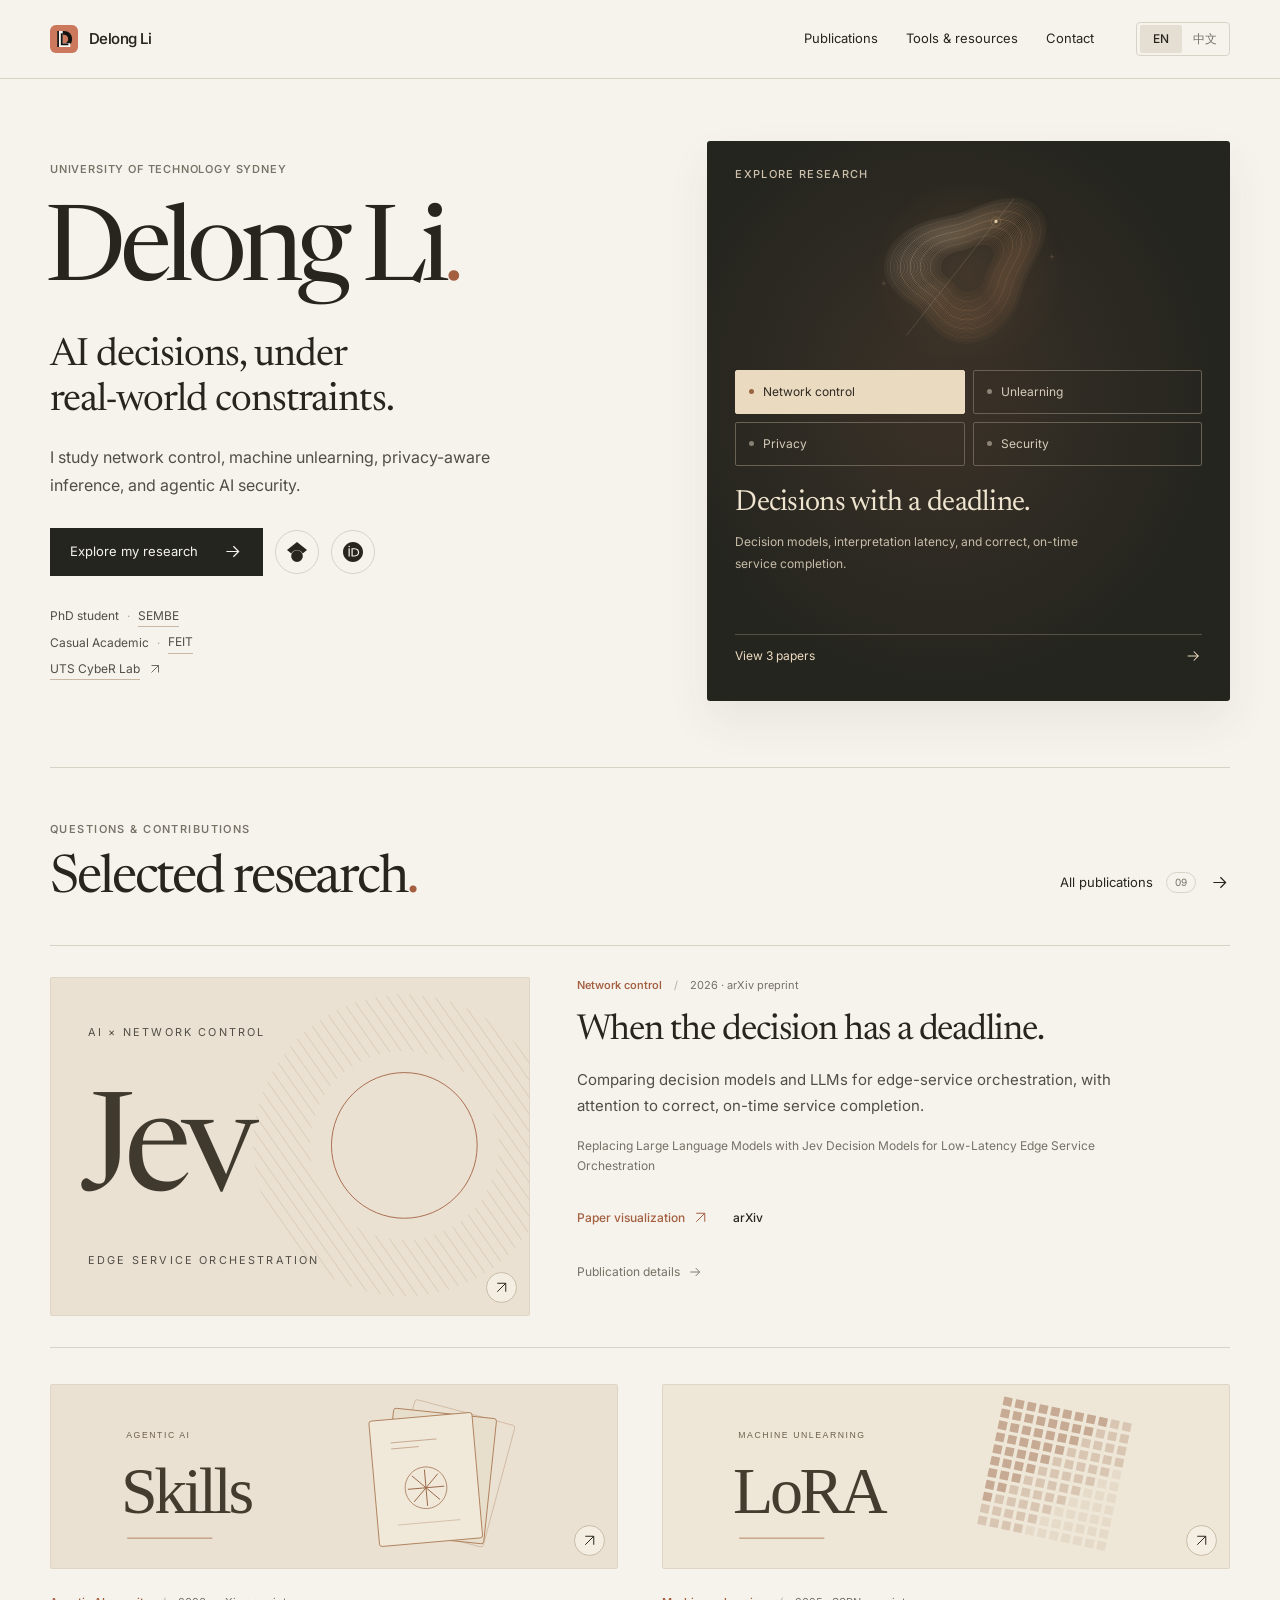
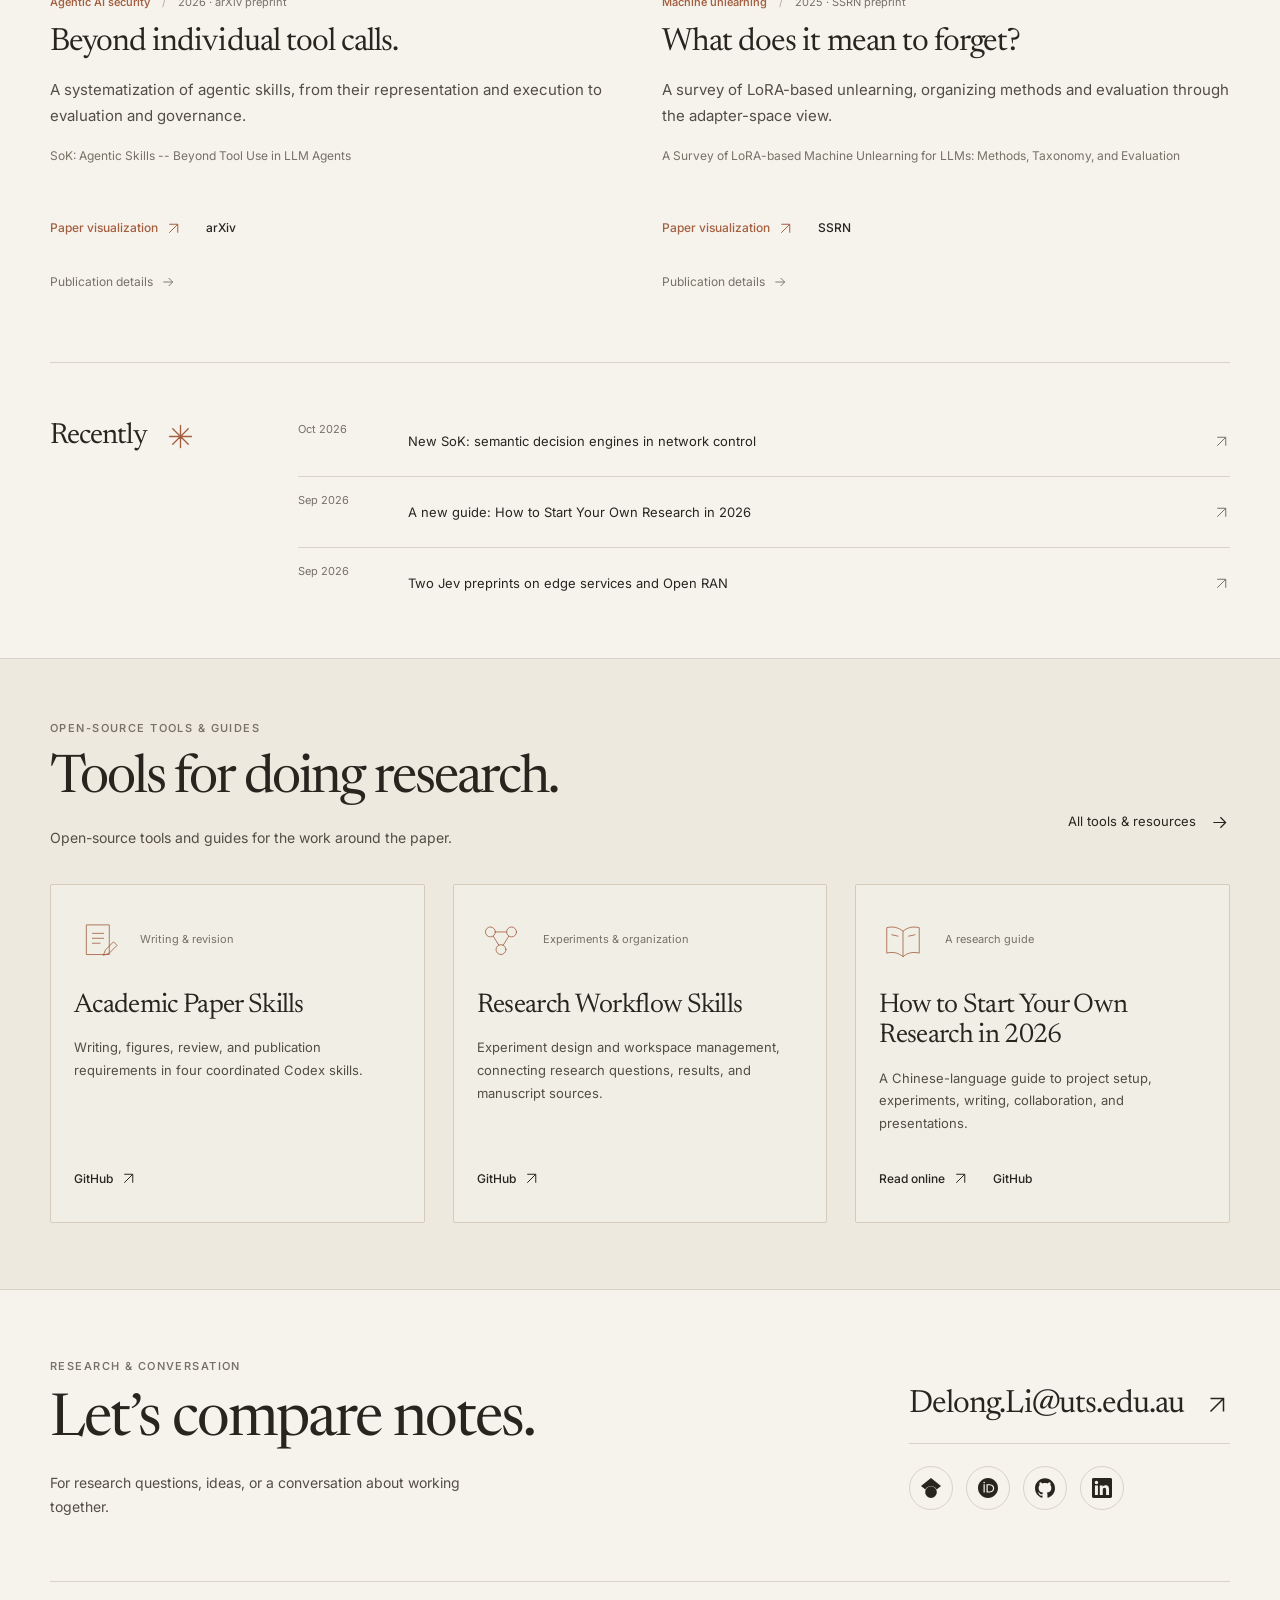
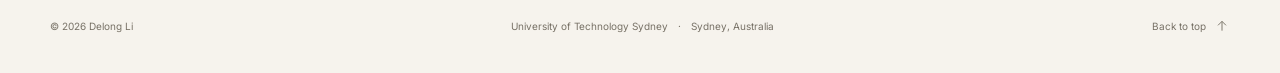
<file: index.html>
<!doctype html><html lang="en"><head><meta charset="utf-8"><meta name="viewport" content="width=device-width,initial-scale=1"><title>Delong Li | Trustworthy AI &amp; Networked Systems</title><meta name="description" content="Delong Li, PhD researcher and Casual Academic at UTS. Research on AI-driven network control, machine unlearning, privacy, and agentic AI security."><meta name="robots" content="index,follow,max-image-preview:large"><meta name="google-site-verification" content="sd3RNzgaWNnTUcJwwSt1zjI5d5efvwR_MrtPcQY10F0"><meta name="theme-color" content="#f6f3ed"><link rel="canonical" href="https://delong-l.github.io/"><link rel="alternate" hreflang="en" href="https://delong-l.github.io/"><link rel="alternate" hreflang="zh-CN" href="https://delong-l.github.io/zh/"><link rel="alternate" hreflang="x-default" href="https://delong-l.github.io/"><meta property="og:title" content="Delong Li | Trustworthy AI &amp; Networked Systems"><meta property="og:description" content="Delong Li, PhD researcher and Casual Academic at UTS. Research on AI-driven network control, machine unlearning, privacy, and agentic AI security."><meta property="og:type" content="website"><meta property="og:url" content="https://delong-l.github.io/"><link rel="icon" type="image/svg+xml" href="/logo.svg"><link rel="icon" href="/favicon.ico" sizes="any"><link rel="apple-touch-icon" href="/apple-touch-icon.png" sizes="180x180"><link rel="preconnect" href="https://fonts.googleapis.com"><link rel="preconnect" href="https://fonts.gstatic.com" crossorigin><link href="https://fonts.googleapis.com/css2?family=Inter:wght@400;450;500;550;600;650&family=Newsreader:opsz,wght@6..72,400;6..72,500;6..72,600&family=Noto+Serif+SC:wght@400;500;600&display=swap" rel="stylesheet"><link rel="stylesheet" href="/assets/site.css"><script type="application/ld+json">{"@context":"https://schema.org","@type":"Person","name":"Delong Li","alternateName":"李德龙","url":"https://delong-l.github.io/","jobTitle":["PhD Student","Casual Academic"],"affiliation":{"@type":"Organization","name":"University of Technology Sydney"},"sameAs":["https://scholar.google.com/citations?user=hItKYpwAAAAJ","https://orcid.org/0009-0000-8648-8921","https://github.com/DELONG-L","https://www.linkedin.com/in/delong-li-144941353"]}</script><script src="/assets/site.js" defer></script></head><body id="top" data-language="en" data-page="home"><a class="skip-link" href="#main">Skip to content</a><header class="site-header"><div class="nav-wrap">
    <a href="/" class="brand" aria-label="Delong Li · Home"><img src="/logo.svg" width="30" height="30" alt=""><span>Delong Li</span></a>
    <nav class="desktop-nav" aria-label="Main navigation"><a href="/publications/" >Publications</a><a href="/tools/" >Tools & resources</a><a href="/#contact" >Contact</a></nav>
    <div class="nav-end"><div class="languages" aria-label="Language"><a href="/" class="active" lang="en" hreflang="en" aria-current="page">EN</a><a href="/zh/" lang="zh-CN" hreflang="zh-CN">中文</a></div>
    <details class="mobile-menu"><summary>Menu<svg viewBox="0 0 20 20" aria-hidden="true"><path d="M3 7h14M3 13h14"/></svg></summary><nav aria-label="Section navigation"><a href="/" >Home</a><a href="/publications/" >Publications</a><a href="/tools/" >Tools & resources</a><a href="/#contact" >Contact</a></nav></details></div>
  </div></header><main id="main"><section class="hero wrap" id="about" aria-labelledby="hero-title"><div class="hero-copy"><p class="eyebrow"><a href="https://www.uts.edu.au/" target="_blank" rel="noopener" >University of Technology Sydney</a></p><h1 id="hero-title">Delong Li<span class="name-period">.</span></h1><p class="hero-statement">AI decisions, under<br>real-world constraints.</p><p class="hero-description">I study network control, machine unlearning, privacy-aware inference, and agentic AI security.</p><div class="hero-actions"><a href="#publications" class="button-primary" >Explore my research<svg class="arrow" viewBox="0 0 24 24" width="21" height="21" aria-hidden="true" focusable="false"><path d="M5 12h14M13 6l6 6-6 6"/></svg></a><a href="https://scholar.google.com/citations?user=hItKYpwAAAAJ" class="social-link" target="_blank" rel="noopener" aria-label="Google Scholar" title="Google Scholar"><svg class="icon" viewBox="0 0 24 24" width="20" height="20" aria-hidden="true" focusable="false"><path fill="currentColor" d="M5.242 13.769L0 9.5 12 0l12 9.5-5.242 4.269C17.548 11.249 14.978 9.5 12 9.5c-2.977 0-5.548 1.748-6.758 4.269zM12 10a7 7 0 1 0 0 14 7 7 0 0 0 0-14z"/></svg></a><a href="https://orcid.org/0009-0000-8648-8921" class="social-link" target="_blank" rel="noopener" aria-label="ORCID" title="ORCID"><svg class="icon" viewBox="0 0 24 24" width="20" height="20" aria-hidden="true" focusable="false"><path fill="currentColor" d="M12 0C5.372 0 0 5.372 0 12s5.372 12 12 12 12-5.372 12-12S18.628 0 12 0zM7.369 4.378c.525 0 .947.431.947.947s-.422.947-.947.947a.95.95 0 0 1-.947-.947c0-.525.422-.947.947-.947zm-.722 3.038h1.444v10.041H6.647V7.416zm3.562 0h3.9c3.712 0 5.344 2.653 5.344 5.025 0 2.578-2.016 5.025-5.325 5.025h-3.919V7.416zm1.444 1.303v7.444h2.297c3.272 0 4.022-2.484 4.022-3.722 0-2.016-1.284-3.722-4.097-3.722h-2.222z"/></svg></a></div><div class="affiliations"><p>PhD student<span>·</span><a href="https://www.uts.edu.au/about/faculties/engineering-and-information-technology/electrical-mechanical-and-biomedical-engineering" target="_blank" rel="noopener" title="School of Electrical, Mechanical and Biomedical Engineering">SEMBE</a></p><p>Casual Academic<span>·</span><a href="https://www.uts.edu.au/about/faculties/engineering-and-information-technology" target="_blank" rel="noopener" title="Faculty of Engineering and Information Technology">FEIT</a></p><p><a href="https://utscyber.com/" target="_blank" rel="noopener" >UTS CybeR Lab</a><svg class="arrow external-arrow" viewBox="0 0 24 24" width="21" height="21" aria-hidden="true" focusable="false"><path d="M6 18 18 6M6 6h12v12"/></svg></p></div></div><aside class="hero-art research-explorer" data-research-explorer data-topic="network" aria-labelledby="explorer-title">
    <div class="explorer-header"><h2 id="explorer-title">Explore research</h2></div>
    <div class="explorer-stage" aria-hidden="true"><img src="/assets/research-field.svg" width="540" height="550" alt="" fetchpriority="high"></div>
    <div class="explorer-options" role="group" aria-label="Choose a research area" hidden><button type="button" data-research-topic="network" id="choose-network" aria-pressed="true" aria-controls="explore-network"><span class="topic-dot" aria-hidden="true"></span>Network control</button><button type="button" data-research-topic="unlearning" id="choose-unlearning" aria-pressed="false" aria-controls="explore-unlearning"><span class="topic-dot" aria-hidden="true"></span>Unlearning</button><button type="button" data-research-topic="privacy" id="choose-privacy" aria-pressed="false" aria-controls="explore-privacy"><span class="topic-dot" aria-hidden="true"></span>Privacy</button><button type="button" data-research-topic="security" id="choose-security" aria-pressed="false" aria-controls="explore-security"><span class="topic-dot" aria-hidden="true"></span>Security</button></div>
    <div class="explorer-panels" aria-live="polite" aria-atomic="true"><section class="explorer-panel" id="explore-network" aria-labelledby="explore-network-title"><h3 id="explore-network-title">Decisions with a deadline.</h3><p>Decision models, interpretation latency, and correct, on-time service completion.</p><a href="/publications/?topic=network" class="explorer-link" >View 3 papers<svg class="arrow" viewBox="0 0 24 24" width="21" height="21" aria-hidden="true" focusable="false"><path d="M5 12h14M13 6l6 6-6 6"/></svg></a></section><section class="explorer-panel" id="explore-unlearning" aria-labelledby="explore-unlearning-title" hidden><h3 id="explore-unlearning-title">What changes when a model forgets?</h3><p>LoRA-based unlearning, model updates, and auditable update histories.</p><a href="/publications/?topic=unlearning" class="explorer-link" >View 2 papers<svg class="arrow" viewBox="0 0 24 24" width="21" height="21" aria-hidden="true" focusable="false"><path d="M5 12h14M13 6l6 6-6 6"/></svg></a></section><section class="explorer-panel" id="explore-privacy" aria-labelledby="explore-privacy-title" hidden><h3 id="explore-privacy-title">Inference with privacy in mind.</h3><p>Privacy-aware edge–cloud inference and selective handling of semantic information.</p><a href="/publications/?topic=privacy" class="explorer-link" >View 2 papers<svg class="arrow" viewBox="0 0 24 24" width="21" height="21" aria-hidden="true" focusable="false"><path d="M5 12h14M13 6l6 6-6 6"/></svg></a></section><section class="explorer-panel" id="explore-security" aria-labelledby="explore-security-title" hidden><h3 id="explore-security-title">Understanding behavior and risk.</h3><p>Agentic skills, their governance, and security risk in connected systems.</p><a href="/publications/?topic=security" class="explorer-link" >View 2 papers<svg class="arrow" viewBox="0 0 24 24" width="21" height="21" aria-hidden="true" focusable="false"><path d="M5 12h14M13 6l6 6-6 6"/></svg></a></section></div>
    <noscript><nav class="explorer-fallback" aria-label="Browse research areas"><a href="/publications/?topic=network" >Network control</a><a href="/publications/?topic=unlearning" >Unlearning</a><a href="/publications/?topic=privacy" >Privacy</a><a href="/publications/?topic=security" >Security</a></nav></noscript>
  </aside></section><section class="research-section wrap" id="publications" aria-labelledby="research-title"><div class="section-heading"><div><p class="eyebrow">Questions & contributions</p><h2 id="research-title">Selected research<span class="accent-period">.</span></h2></div><a href="/publications/" class="section-link" >All publications<span class="count">09</span><svg class="arrow" viewBox="0 0 24 24" width="21" height="21" aria-hidden="true" focusable="false"><path d="M5 12h14M13 6l6 6-6 6"/></svg></a></div><article class="study study-feature" id="study-edge"><a class="study-visual study-visual-edge" href="https://delong-l.github.io/Jev-Research/?lang=en#edge-orchestration" target="_blank" rel="noopener" aria-label="Paper visualization: Replacing Large Language Models with Jev Decision Models for Low-Latency Edge Service Orchestration"><svg viewBox="0 0 440 310" aria-hidden="true"><defs><pattern id="edge-line" width="9" height="9" patternUnits="userSpaceOnUse" patternTransform="rotate(-35)"><path d="M0 0v9" stroke="#b99a75" stroke-width=".7"/></pattern></defs><circle cx="325" cy="154" r="139" fill="url(#edge-line)" opacity=".7"/><circle cx="325" cy="154" r="87" fill="#eae1d2"/><circle cx="325" cy="154" r="67" fill="none" stroke="#a35f40" stroke-width=".8"/><text x="34" y="53" class="diagram-label">AI × NETWORK CONTROL</text><text x="27" y="195" fill="#403a2e" font-family="Newsreader,Georgia,serif" font-size="126" letter-spacing="-7">Jev</text><text x="34" y="263" class="diagram-label">EDGE SERVICE ORCHESTRATION</text></svg><span class="visual-corner"><svg class="arrow external-arrow" viewBox="0 0 24 24" width="21" height="21" aria-hidden="true" focusable="false"><path d="M6 18 18 6M6 6h12v12"/></svg></span></a><div class="study-content"><div class="study-meta"><span>Network control</span><span>2026 · arXiv preprint</span></div><h3>When the decision has a deadline.</h3><p class="study-summary">Comparing decision models and LLMs for edge-service orchestration, with attention to correct, on-time service completion.</p><p class="formal-title" lang="en">Replacing Large Language Models with Jev Decision Models for Low-Latency Edge Service Orchestration</p><div class="research-links"><a href="https://delong-l.github.io/Jev-Research/?lang=en#edge-orchestration" class="primary-link" target="_blank" rel="noopener" >Paper visualization<svg class="arrow external-arrow" viewBox="0 0 24 24" width="21" height="21" aria-hidden="true" focusable="false"><path d="M6 18 18 6M6 6h12v12"/></svg></a><a href="https://arxiv.org/abs/2609.22753" target="_blank" rel="noopener" >arXiv</a></div><a class="details-link" href="/publications/#edge">Publication details<svg class="arrow" viewBox="0 0 24 24" width="21" height="21" aria-hidden="true" focusable="false"><path d="M5 12h14M13 6l6 6-6 6"/></svg></a></div></article><div class="study-pair"><article class="study study-secondary" id="study-skills"><a class="study-visual study-visual-skills" href="https://delong-l.github.io/papers/agentic-skills/" target="_blank" rel="noopener" aria-label="Paper visualization: SoK: Agentic Skills -- Beyond Tool Use in LLM Agents"><img src="/assets/skills-cover.svg" alt="" width="550" height="210" loading="lazy"><span class="visual-corner"><svg class="arrow external-arrow" viewBox="0 0 24 24" width="21" height="21" aria-hidden="true" focusable="false"><path d="M6 18 18 6M6 6h12v12"/></svg></span></a><div class="study-content"><div class="study-meta"><span>Agentic AI security</span><span>2026 · arXiv preprint</span></div><h3>Beyond individual tool calls.</h3><p class="study-summary">A systematization of agentic skills, from their representation and execution to evaluation and governance.</p><p class="formal-title" lang="en">SoK: Agentic Skills -- Beyond Tool Use in LLM Agents</p><div class="research-links"><a href="https://delong-l.github.io/papers/agentic-skills/" class="primary-link" target="_blank" rel="noopener" >Paper visualization<svg class="arrow external-arrow" viewBox="0 0 24 24" width="21" height="21" aria-hidden="true" focusable="false"><path d="M6 18 18 6M6 6h12v12"/></svg></a><a href="https://arxiv.org/abs/2602.20867" target="_blank" rel="noopener" >arXiv</a></div><a class="details-link" href="/publications/#skills">Publication details<svg class="arrow" viewBox="0 0 24 24" width="21" height="21" aria-hidden="true" focusable="false"><path d="M5 12h14M13 6l6 6-6 6"/></svg></a></div></article><article class="study study-secondary" id="study-lora"><a class="study-visual study-visual-lora" href="https://delong-l.github.io/papers/lora-unlearning/" target="_blank" rel="noopener" aria-label="Paper visualization: A Survey of LoRA-based Machine Unlearning for LLMs: Methods, Taxonomy, and Evaluation"><img src="/assets/lora-cover.svg" alt="" width="550" height="210" loading="lazy"><span class="visual-corner"><svg class="arrow external-arrow" viewBox="0 0 24 24" width="21" height="21" aria-hidden="true" focusable="false"><path d="M6 18 18 6M6 6h12v12"/></svg></span></a><div class="study-content"><div class="study-meta"><span>Machine unlearning</span><span>2025 · SSRN preprint</span></div><h3>What does it mean to forget?</h3><p class="study-summary">A survey of LoRA-based unlearning, organizing methods and evaluation through the adapter-space view.</p><p class="formal-title" lang="en">A Survey of LoRA-based Machine Unlearning for LLMs: Methods, Taxonomy, and Evaluation</p><div class="research-links"><a href="https://delong-l.github.io/papers/lora-unlearning/" class="primary-link" target="_blank" rel="noopener" >Paper visualization<svg class="arrow external-arrow" viewBox="0 0 24 24" width="21" height="21" aria-hidden="true" focusable="false"><path d="M6 18 18 6M6 6h12v12"/></svg></a><a href="https://papers.ssrn.com/sol3/papers.cfm?abstract_id=5866522" target="_blank" rel="noopener" >SSRN</a></div><a class="details-link" href="/publications/#lora">Publication details<svg class="arrow" viewBox="0 0 24 24" width="21" height="21" aria-hidden="true" focusable="false"><path d="M5 12h14M13 6l6 6-6 6"/></svg></a></div></article></div></section><section class="news-section wrap" id="updates" aria-labelledby="news-title"><h2 id="news-title">Recently<svg class="small-star" viewBox="0 0 32 32" width="27" height="27" aria-hidden="true" focusable="false"><path d="M16 3v26M3 16h26M6.8 6.8l18.4 18.4M6.8 25.2 25.2 6.8"/></svg></h2><ol><li><time datetime="2026-10">Oct 2026</time><a href="https://delong-l.github.io/Jev-Research/?lang=en#control-verification" target="_blank" rel="noopener" >New SoK: semantic decision engines in network control<svg class="arrow external-arrow" viewBox="0 0 24 24" width="21" height="21" aria-hidden="true" focusable="false"><path d="M6 18 18 6M6 6h12v12"/></svg></a></li><li><time datetime="2026-09">Sep 2026</time><a href="https://delong-l.github.io/Research-Workflow-2026/" target="_blank" rel="noopener" >A new guide: How to Start Your Own Research in 2026<svg class="arrow external-arrow" viewBox="0 0 24 24" width="21" height="21" aria-hidden="true" focusable="false"><path d="M6 18 18 6M6 6h12v12"/></svg></a></li><li><time datetime="2026-09">Sep 2026</time><a href="https://delong-l.github.io/Jev-Research/?lang=en#edge-orchestration" target="_blank" rel="noopener" >Two Jev preprints on edge services and Open RAN<svg class="arrow external-arrow" viewBox="0 0 24 24" width="21" height="21" aria-hidden="true" focusable="false"><path d="M6 18 18 6M6 6h12v12"/></svg></a></li></ol></section><section class="tools-section" id="projects" aria-labelledby="tools-title"><div class="wrap"><div class="section-heading"><div><p class="eyebrow">Open-source tools & guides</p><h2 id="tools-title">Tools for doing research.</h2><p class="section-description">Open-source tools and guides for the work around the paper.</p></div><a href="/tools/" class="section-link" >All tools & resources<svg class="arrow" viewBox="0 0 24 24" width="21" height="21" aria-hidden="true" focusable="false"><path d="M5 12h14M13 6l6 6-6 6"/></svg></a></div><div class="tools-grid"><article class="tool-card" id="paper-skills"><div class="tool-card-top"><svg class="tool-mark" viewBox="0 0 68 68" aria-hidden="true"><path d="M18 14h32v42H18zM26 26h16M26 33h16M26 40h11"/><path d="m45 49 11-11 5 5-11 11-8 3z"/></svg><span>Writing & revision</span></div><h3>Academic Paper Skills</h3><p>Writing, figures, review, and publication requirements in four coordinated Codex skills.</p><div class="tool-links"><a href="https://github.com/DELONG-L/Academic-Paper-Skills" class="primary-link" target="_blank" rel="noopener" >GitHub<svg class="arrow external-arrow" viewBox="0 0 24 24" width="21" height="21" aria-hidden="true" focusable="false"><path d="M6 18 18 6M6 6h12v12"/></svg></a></div></article><article class="tool-card" id="workflow"><div class="tool-card-top"><svg class="tool-mark" viewBox="0 0 68 68" aria-hidden="true"><circle cx="19" cy="24" r="7"/><circle cx="49" cy="24" r="7"/><circle cx="34" cy="49" r="7"/><path d="M26 24h16M45 30l-8 13M23 30l8 13"/></svg><span>Experiments & organization</span></div><h3>Research Workflow Skills</h3><p>Experiment design and workspace management, connecting research questions, results, and manuscript sources.</p><div class="tool-links"><a href="https://github.com/DELONG-L/Research-Workflow-Skills" class="primary-link" target="_blank" rel="noopener" >GitHub<svg class="arrow external-arrow" viewBox="0 0 24 24" width="21" height="21" aria-hidden="true" focusable="false"><path d="M6 18 18 6M6 6h12v12"/></svg></a></div></article><article class="tool-card" id="guide"><div class="tool-card-top"><svg class="tool-mark" viewBox="0 0 68 68" aria-hidden="true"><path d="M34 23c-7-6-15-7-23-5v36c8-2 16-1 23 5 7-6 15-7 23-5V18c-8-2-16-1-23 5v36M18 28l9 2M42 30l9-2"/></svg><span>A research guide</span></div><h3>How to Start Your Own Research in 2026</h3><p>A Chinese-language guide to project setup, experiments, writing, collaboration, and presentations.</p><div class="tool-links"><a href="https://delong-l.github.io/Research-Workflow-2026/" class="primary-link" target="_blank" rel="noopener" >Read online<svg class="arrow external-arrow" viewBox="0 0 24 24" width="21" height="21" aria-hidden="true" focusable="false"><path d="M6 18 18 6M6 6h12v12"/></svg></a><a href="https://github.com/DELONG-L/Research-Workflow-2026" target="_blank" rel="noopener" >GitHub</a></div></article></div></div></section></main><section class="contact-section" id="contact" aria-labelledby="contact-title"><div class="wrap contact-layout"><div><p class="eyebrow">Research & conversation</p><h2 id="contact-title">Let’s compare notes.</h2><p>For research questions, ideas, or a conversation about working together.</p></div><div class="contact-links"><a href="mailto:Delong.Li@uts.edu.au" class="email-link" aria-label="Email Delong Li">Delong.Li@uts.edu.au<svg class="arrow external-arrow" viewBox="0 0 24 24" width="21" height="21" aria-hidden="true" focusable="false"><path d="M6 18 18 6M6 6h12v12"/></svg></a><div class="socials"><a href="https://scholar.google.com/citations?user=hItKYpwAAAAJ" class="social-link" target="_blank" rel="noopener" aria-label="Google Scholar" title="Google Scholar"><svg class="icon" viewBox="0 0 24 24" width="20" height="20" aria-hidden="true" focusable="false"><path fill="currentColor" d="M5.242 13.769L0 9.5 12 0l12 9.5-5.242 4.269C17.548 11.249 14.978 9.5 12 9.5c-2.977 0-5.548 1.748-6.758 4.269zM12 10a7 7 0 1 0 0 14 7 7 0 0 0 0-14z"/></svg></a><a href="https://orcid.org/0009-0000-8648-8921" class="social-link" target="_blank" rel="noopener" aria-label="ORCID" title="ORCID"><svg class="icon" viewBox="0 0 24 24" width="20" height="20" aria-hidden="true" focusable="false"><path fill="currentColor" d="M12 0C5.372 0 0 5.372 0 12s5.372 12 12 12 12-5.372 12-12S18.628 0 12 0zM7.369 4.378c.525 0 .947.431.947.947s-.422.947-.947.947a.95.95 0 0 1-.947-.947c0-.525.422-.947.947-.947zm-.722 3.038h1.444v10.041H6.647V7.416zm3.562 0h3.9c3.712 0 5.344 2.653 5.344 5.025 0 2.578-2.016 5.025-5.325 5.025h-3.919V7.416zm1.444 1.303v7.444h2.297c3.272 0 4.022-2.484 4.022-3.722 0-2.016-1.284-3.722-4.097-3.722h-2.222z"/></svg></a><a href="https://github.com/DELONG-L" class="social-link" target="_blank" rel="noopener" aria-label="GitHub" title="GitHub"><svg class="icon" viewBox="0 0 24 24" width="20" height="20" aria-hidden="true" focusable="false"><path fill="currentColor" d="M12 .297c-6.63 0-12 5.373-12 12 0 5.303 3.438 9.8 8.205 11.385.6.113.82-.258.82-.577 0-.285-.01-1.04-.015-2.04-3.338.724-4.042-1.61-4.042-1.61C4.422 18.07 3.633 17.7 3.633 17.7c-1.087-.744.084-.729.084-.729 1.205.084 1.838 1.236 1.838 1.236 1.07 1.835 2.809 1.305 3.495.998.108-.776.417-1.305.76-1.605-2.665-.3-5.466-1.332-5.466-5.93 0-1.31.465-2.38 1.235-3.22-.135-.303-.54-1.523.105-3.176 0 0 1.005-.322 3.3 1.23.96-.267 1.98-.399 3-.405 1.02.006 2.04.138 3 .405 2.28-1.552 3.285-1.23 3.285-1.23.645 1.653.24 2.873.12 3.176.765.84 1.23 1.91 1.23 3.22 0 4.61-2.805 5.625-5.475 5.92.42.36.81 1.096.81 2.22 0 1.606-.015 2.896-.015 3.286 0 .315.21.69.825.57C20.565 22.092 24 17.592 24 12.297c0-6.627-5.373-12-12-12"/></svg></a><a href="https://www.linkedin.com/in/delong-li-144941353" class="social-link" target="_blank" rel="noopener" aria-label="LinkedIn" title="LinkedIn"><svg class="icon" viewBox="0 0 24 24" width="20" height="20" aria-hidden="true" focusable="false"><path fill="currentColor" d="M20.447 20.452h-3.554v-5.569c0-1.328-.027-3.037-1.852-3.037-1.853 0-2.136 1.445-2.136 2.939v5.667H9.351V9h3.414v1.561h.046c.477-.9 1.637-1.85 3.37-1.85 3.601 0 4.267 2.37 4.267 5.455v6.286zM5.337 7.433c-1.144 0-2.063-.926-2.063-2.065 0-1.138.92-2.063 2.063-2.063 1.14 0 2.064.925 2.064 2.063 0 1.139-.925 2.065-2.064 2.065zm1.782 13.019H3.555V9h3.564v11.452zM22.225 0H1.771C.792 0 0 .774 0 1.729v20.542C0 23.227.792 24 1.771 24h20.451C23.2 24 24 23.227 24 22.271V1.729C24 .774 23.2 0 22.222 0h.003z"/></svg></a></div></div></div></section>
  <footer class="site-footer wrap"><span>© 2026 Delong Li</span><span><a href="https://www.uts.edu.au/" target="_blank" rel="noopener" >University of Technology Sydney</a><span class="footer-dot">·</span>Sydney, Australia</span><a href="#top" >Back to top<svg class="arrow" viewBox="0 0 24 24" width="18" height="18" aria-hidden="true" focusable="false"><path d="M12 19V5M6 11l6-6 6 6"/></svg></a></footer> </body></html>
</file>
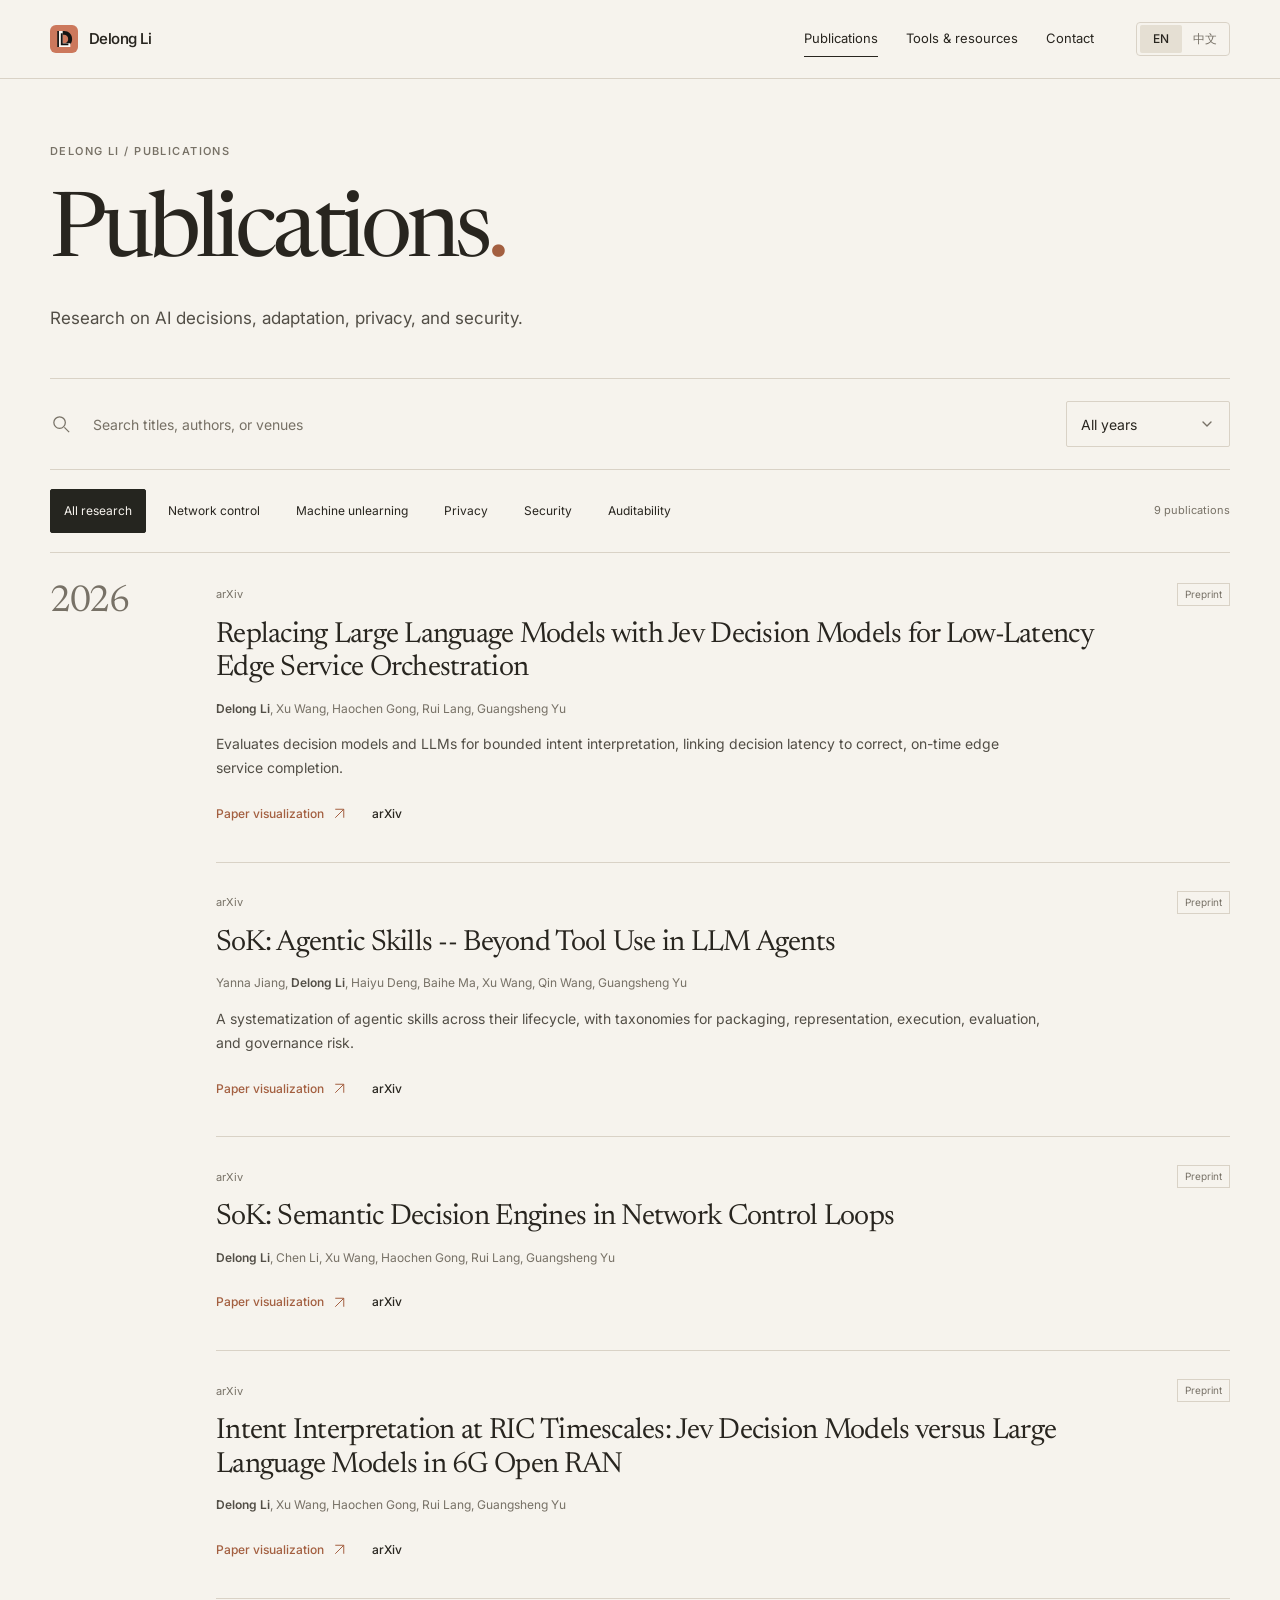
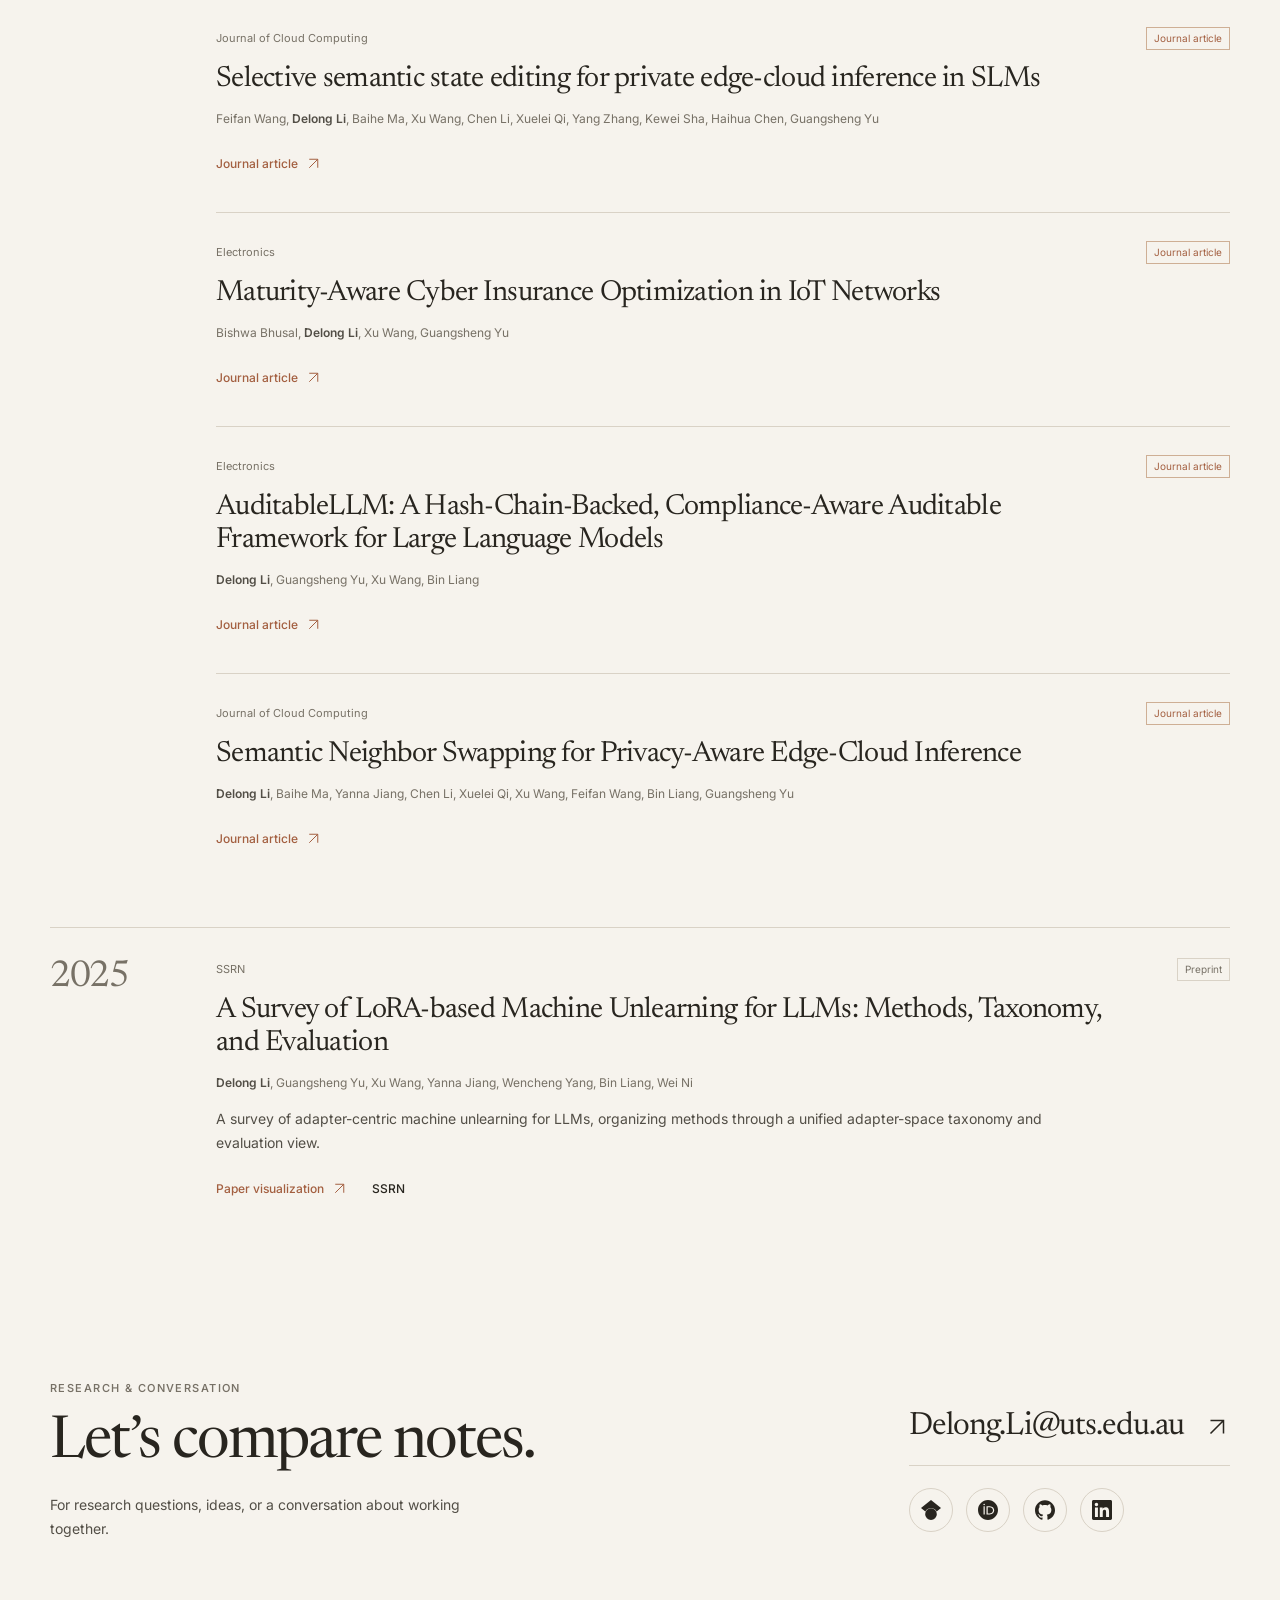
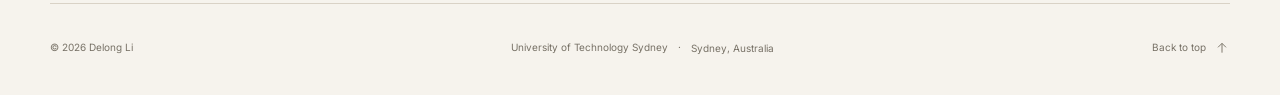
<file: publications/index.html>
<!doctype html><html lang="en"><head><meta charset="utf-8"><meta name="viewport" content="width=device-width,initial-scale=1"><title>Delong Li | Publications</title><meta name="description" content="Research on AI decisions, adaptation, privacy, and security."><meta name="robots" content="index,follow,max-image-preview:large"><meta name="google-site-verification" content="sd3RNzgaWNnTUcJwwSt1zjI5d5efvwR_MrtPcQY10F0"><meta name="theme-color" content="#f6f3ed"><link rel="canonical" href="https://delong-l.github.io/publications/"><link rel="alternate" hreflang="en" href="https://delong-l.github.io/publications/"><link rel="alternate" hreflang="zh-CN" href="https://delong-l.github.io/zh/publications/"><link rel="alternate" hreflang="x-default" href="https://delong-l.github.io/publications/"><meta property="og:title" content="Delong Li | Publications"><meta property="og:description" content="Research on AI decisions, adaptation, privacy, and security."><meta property="og:type" content="website"><meta property="og:url" content="https://delong-l.github.io/publications/"><link rel="icon" type="image/svg+xml" href="/logo.svg"><link rel="icon" href="/favicon.ico" sizes="any"><link rel="apple-touch-icon" href="/apple-touch-icon.png" sizes="180x180"><link rel="preconnect" href="https://fonts.googleapis.com"><link rel="preconnect" href="https://fonts.gstatic.com" crossorigin><link href="https://fonts.googleapis.com/css2?family=Inter:wght@400;450;500;550;600;650&family=Newsreader:opsz,wght@6..72,400;6..72,500;6..72,600&family=Noto+Serif+SC:wght@400;500;600&display=swap" rel="stylesheet"><link rel="stylesheet" href="/assets/site.css"><script type="application/ld+json">{"@context":"https://schema.org","@type":"Person","name":"Delong Li","alternateName":"李德龙","url":"https://delong-l.github.io/","jobTitle":["PhD Student","Casual Academic"],"affiliation":{"@type":"Organization","name":"University of Technology Sydney"},"sameAs":["https://scholar.google.com/citations?user=hItKYpwAAAAJ","https://orcid.org/0009-0000-8648-8921","https://github.com/DELONG-L","https://www.linkedin.com/in/delong-li-144941353"]}</script><script src="/assets/site.js" defer></script></head><body id="top" data-language="en" data-page="publications"><a class="skip-link" href="#main">Skip to content</a><header class="site-header"><div class="nav-wrap">
    <a href="/" class="brand" aria-label="Delong Li · Home"><img src="/logo.svg" width="30" height="30" alt=""><span>Delong Li</span></a>
    <nav class="desktop-nav" aria-label="Main navigation"><a href="/publications/" class="is-current" aria-current="page">Publications</a><a href="/tools/" >Tools & resources</a><a href="/#contact" >Contact</a></nav>
    <div class="nav-end"><div class="languages" aria-label="Language"><a href="/publications/" class="active" lang="en" hreflang="en" aria-current="page">EN</a><a href="/zh/publications/" lang="zh-CN" hreflang="zh-CN">中文</a></div>
    <details class="mobile-menu"><summary>Menu<svg viewBox="0 0 20 20" aria-hidden="true"><path d="M3 7h14M3 13h14"/></svg></summary><nav aria-label="Section navigation"><a href="/" >Home</a><a href="/publications/" class="is-current" aria-current="page">Publications</a><a href="/tools/" >Tools & resources</a><a href="/#contact" >Contact</a></nav></details></div>
  </div></header><main id="main"><header class="index-header wrap"><p class="eyebrow">Delong Li / Publications</p><h1>Publications<span class="accent-period">.</span></h1><p>Research on AI decisions, adaptation, privacy, and security.</p></header><section class="publication-browser wrap" aria-label="Publications"><form class="filter-form" role="search" hidden><label class="search-field"><svg viewBox="0 0 24 24" aria-hidden="true"><circle cx="10" cy="10" r="6"/><path d="m15 15 5 5"/></svg><span class="sr-only">Search titles, authors, or venues</span><input type="search" id="paper-search" placeholder="Search titles, authors, or venues" autocomplete="off"></label><label class="year-field"><span class="sr-only">Publication year</span><select id="year-filter" aria-label="Publication year"><option value="all">All years</option><option value="2026">2026</option><option value="2025">2025</option></select></label></form><div class="filter-bar" hidden><div class="filter-buttons" role="group" aria-label="Research area"><button class="active" type="button" data-filter="all" aria-pressed="true">All research</button><button type="button" data-filter="network" aria-pressed="false">Network control</button><button type="button" data-filter="unlearning" aria-pressed="false">Machine unlearning</button><button type="button" data-filter="privacy" aria-pressed="false">Privacy</button><button type="button" data-filter="security" aria-pressed="false">Security</button><button type="button" data-filter="auditability" aria-pressed="false">Auditability</button></div><p id="result-count" role="status" aria-live="polite">9 publications</p></div><div class="paper-years"><section class="year-group" aria-labelledby="year-2026"><div class="year-label"><h2 id="year-2026">2026</h2></div><div><article class="publication-row" id="edge" data-domains="network" data-year="2026"><div class="publication-topline"><span>arXiv</span><span class="publication-type preprint">Preprint</span></div><h3 lang="en"><a href="https://arxiv.org/abs/2609.22753" target="_blank" rel="noopener" >Replacing Large Language Models with Jev Decision Models for Low-Latency Edge Service Orchestration</a></h3><p class="authors" lang="en"><strong>Delong Li</strong>, Xu Wang, Haochen Gong, Rui Lang, Guangsheng Yu</p><p class="publication-summary">Evaluates decision models and LLMs for bounded intent interpretation, linking decision latency to correct, on-time edge service completion.</p><div class="publication-links"><a href="https://delong-l.github.io/Jev-Research/?lang=en#edge-orchestration" class="primary-link" target="_blank" rel="noopener" >Paper visualization<svg class="arrow external-arrow" viewBox="0 0 24 24" width="21" height="21" aria-hidden="true" focusable="false"><path d="M6 18 18 6M6 6h12v12"/></svg></a><a href="https://arxiv.org/abs/2609.22753" target="_blank" rel="noopener" >arXiv</a></div></article><article class="publication-row" id="skills" data-domains="agents security auditability" data-year="2026"><div class="publication-topline"><span>arXiv</span><span class="publication-type preprint">Preprint</span></div><h3 lang="en"><a href="https://arxiv.org/abs/2602.20867" target="_blank" rel="noopener" >SoK: Agentic Skills -- Beyond Tool Use in LLM Agents</a></h3><p class="authors" lang="en">Yanna Jiang, <strong>Delong Li</strong>, Haiyu Deng, Baihe Ma, Xu Wang, Qin Wang, Guangsheng Yu</p><p class="publication-summary">A systematization of agentic skills across their lifecycle, with taxonomies for packaging, representation, execution, evaluation, and governance risk.</p><div class="publication-links"><a href="https://delong-l.github.io/papers/agentic-skills/" class="primary-link" target="_blank" rel="noopener" >Paper visualization<svg class="arrow external-arrow" viewBox="0 0 24 24" width="21" height="21" aria-hidden="true" focusable="false"><path d="M6 18 18 6M6 6h12v12"/></svg></a><a href="https://arxiv.org/abs/2602.20867" target="_blank" rel="noopener" >arXiv</a></div></article><article class="publication-row" id="semantic" data-domains="network auditability" data-year="2026"><div class="publication-topline"><span>arXiv</span><span class="publication-type preprint">Preprint</span></div><h3 lang="en"><a href="https://arxiv.org/abs/2610.06425" target="_blank" rel="noopener" >SoK: Semantic Decision Engines in Network Control Loops</a></h3><p class="authors" lang="en"><strong>Delong Li</strong>, Chen Li, Xu Wang, Haochen Gong, Rui Lang, Guangsheng Yu</p><div class="publication-links"><a href="https://delong-l.github.io/Jev-Research/?lang=en#control-verification" class="primary-link" target="_blank" rel="noopener" >Paper visualization<svg class="arrow external-arrow" viewBox="0 0 24 24" width="21" height="21" aria-hidden="true" focusable="false"><path d="M6 18 18 6M6 6h12v12"/></svg></a><a href="https://arxiv.org/abs/2610.06425" target="_blank" rel="noopener" >arXiv</a></div></article><article class="publication-row" id="ran" data-domains="network" data-year="2026"><div class="publication-topline"><span>arXiv</span><span class="publication-type preprint">Preprint</span></div><h3 lang="en"><a href="https://arxiv.org/abs/2609.23136" target="_blank" rel="noopener" >Intent Interpretation at RIC Timescales: Jev Decision Models versus Large Language Models in 6G Open RAN</a></h3><p class="authors" lang="en"><strong>Delong Li</strong>, Xu Wang, Haochen Gong, Rui Lang, Guangsheng Yu</p><div class="publication-links"><a href="https://delong-l.github.io/Jev-Research/?lang=en#radio-timing" class="primary-link" target="_blank" rel="noopener" >Paper visualization<svg class="arrow external-arrow" viewBox="0 0 24 24" width="21" height="21" aria-hidden="true" focusable="false"><path d="M6 18 18 6M6 6h12v12"/></svg></a><a href="https://arxiv.org/abs/2609.23136" target="_blank" rel="noopener" >arXiv</a></div></article><article class="publication-row" id="state-editing" data-domains="privacy" data-year="2026"><div class="publication-topline"><span>Journal of Cloud Computing</span><span class="publication-type journal">Journal article</span></div><h3 lang="en"><a href="https://link.springer.com/article/10.1186/s13677-026-00939-w" target="_blank" rel="noopener" >Selective semantic state editing for private edge-cloud inference in SLMs</a></h3><p class="authors" lang="en">Feifan Wang, <strong>Delong Li</strong>, Baihe Ma, Xu Wang, Chen Li, Xuelei Qi, Yang Zhang, Kewei Sha, Haihua Chen, Guangsheng Yu</p><div class="publication-links"><a href="https://link.springer.com/article/10.1186/s13677-026-00939-w" class="primary-link" target="_blank" rel="noopener" >Journal article<svg class="arrow external-arrow" viewBox="0 0 24 24" width="21" height="21" aria-hidden="true" focusable="false"><path d="M6 18 18 6M6 6h12v12"/></svg></a></div></article><article class="publication-row" id="insurance" data-domains="security" data-year="2026"><div class="publication-topline"><span>Electronics</span><span class="publication-type journal">Journal article</span></div><h3 lang="en"><a href="https://www.mdpi.com/2079-9292/15/5/1038" target="_blank" rel="noopener" >Maturity-Aware Cyber Insurance Optimization in IoT Networks</a></h3><p class="authors" lang="en">Bishwa Bhusal, <strong>Delong Li</strong>, Xu Wang, Guangsheng Yu</p><div class="publication-links"><a href="https://www.mdpi.com/2079-9292/15/5/1038" class="primary-link" target="_blank" rel="noopener" >Journal article<svg class="arrow external-arrow" viewBox="0 0 24 24" width="21" height="21" aria-hidden="true" focusable="false"><path d="M6 18 18 6M6 6h12v12"/></svg></a></div></article><article class="publication-row" id="auditable" data-domains="unlearning auditability" data-year="2026"><div class="publication-topline"><span>Electronics</span><span class="publication-type journal">Journal article</span></div><h3 lang="en"><a href="https://www.mdpi.com/2079-9292/15/1/56" target="_blank" rel="noopener" >AuditableLLM: A Hash-Chain-Backed, Compliance-Aware Auditable Framework for Large Language Models</a></h3><p class="authors" lang="en"><strong>Delong Li</strong>, Guangsheng Yu, Xu Wang, Bin Liang</p><div class="publication-links"><a href="https://www.mdpi.com/2079-9292/15/1/56" class="primary-link" target="_blank" rel="noopener" >Journal article<svg class="arrow external-arrow" viewBox="0 0 24 24" width="21" height="21" aria-hidden="true" focusable="false"><path d="M6 18 18 6M6 6h12v12"/></svg></a></div></article><article class="publication-row" id="neighbor" data-domains="privacy" data-year="2026"><div class="publication-topline"><span>Journal of Cloud Computing</span><span class="publication-type journal">Journal article</span></div><h3 lang="en"><a href="https://link.springer.com/article/10.1186/s13677-026-00916-3" target="_blank" rel="noopener" >Semantic Neighbor Swapping for Privacy-Aware Edge-Cloud Inference</a></h3><p class="authors" lang="en"><strong>Delong Li</strong>, Baihe Ma, Yanna Jiang, Chen Li, Xuelei Qi, Xu Wang, Feifan Wang, Bin Liang, Guangsheng Yu</p><div class="publication-links"><a href="https://link.springer.com/article/10.1186/s13677-026-00916-3" class="primary-link" target="_blank" rel="noopener" >Journal article<svg class="arrow external-arrow" viewBox="0 0 24 24" width="21" height="21" aria-hidden="true" focusable="false"><path d="M6 18 18 6M6 6h12v12"/></svg></a></div></article></div></section><section class="year-group" aria-labelledby="year-2025"><div class="year-label"><h2 id="year-2025">2025</h2></div><div><article class="publication-row" id="lora" data-domains="unlearning" data-year="2025"><div class="publication-topline"><span>SSRN</span><span class="publication-type preprint">Preprint</span></div><h3 lang="en"><a href="https://papers.ssrn.com/sol3/papers.cfm?abstract_id=5866522" target="_blank" rel="noopener" >A Survey of LoRA-based Machine Unlearning for LLMs: Methods, Taxonomy, and Evaluation</a></h3><p class="authors" lang="en"><strong>Delong Li</strong>, Guangsheng Yu, Xu Wang, Yanna Jiang, Wencheng Yang, Bin Liang, Wei Ni</p><p class="publication-summary">A survey of adapter-centric machine unlearning for LLMs, organizing methods through a unified adapter-space taxonomy and evaluation view.</p><div class="publication-links"><a href="https://delong-l.github.io/papers/lora-unlearning/" class="primary-link" target="_blank" rel="noopener" >Paper visualization<svg class="arrow external-arrow" viewBox="0 0 24 24" width="21" height="21" aria-hidden="true" focusable="false"><path d="M6 18 18 6M6 6h12v12"/></svg></a><a href="https://papers.ssrn.com/sol3/papers.cfm?abstract_id=5866522" target="_blank" rel="noopener" >SSRN</a></div></article></div></section></div><div class="empty-state" hidden><h2>No publications match these filters.</h2><button type="button" id="clear-filters">Clear filters<svg class="arrow" viewBox="0 0 24 24" width="21" height="21" aria-hidden="true" focusable="false"><path d="M5 12h14M13 6l6 6-6 6"/></svg></button></div></section></main><section class="contact-section" id="contact" aria-labelledby="contact-title"><div class="wrap contact-layout"><div><p class="eyebrow">Research & conversation</p><h2 id="contact-title">Let’s compare notes.</h2><p>For research questions, ideas, or a conversation about working together.</p></div><div class="contact-links"><a href="mailto:Delong.Li@uts.edu.au" class="email-link" aria-label="Email Delong Li">Delong.Li@uts.edu.au<svg class="arrow external-arrow" viewBox="0 0 24 24" width="21" height="21" aria-hidden="true" focusable="false"><path d="M6 18 18 6M6 6h12v12"/></svg></a><div class="socials"><a href="https://scholar.google.com/citations?user=hItKYpwAAAAJ" class="social-link" target="_blank" rel="noopener" aria-label="Google Scholar" title="Google Scholar"><svg class="icon" viewBox="0 0 24 24" width="20" height="20" aria-hidden="true" focusable="false"><path fill="currentColor" d="M5.242 13.769L0 9.5 12 0l12 9.5-5.242 4.269C17.548 11.249 14.978 9.5 12 9.5c-2.977 0-5.548 1.748-6.758 4.269zM12 10a7 7 0 1 0 0 14 7 7 0 0 0 0-14z"/></svg></a><a href="https://orcid.org/0009-0000-8648-8921" class="social-link" target="_blank" rel="noopener" aria-label="ORCID" title="ORCID"><svg class="icon" viewBox="0 0 24 24" width="20" height="20" aria-hidden="true" focusable="false"><path fill="currentColor" d="M12 0C5.372 0 0 5.372 0 12s5.372 12 12 12 12-5.372 12-12S18.628 0 12 0zM7.369 4.378c.525 0 .947.431.947.947s-.422.947-.947.947a.95.95 0 0 1-.947-.947c0-.525.422-.947.947-.947zm-.722 3.038h1.444v10.041H6.647V7.416zm3.562 0h3.9c3.712 0 5.344 2.653 5.344 5.025 0 2.578-2.016 5.025-5.325 5.025h-3.919V7.416zm1.444 1.303v7.444h2.297c3.272 0 4.022-2.484 4.022-3.722 0-2.016-1.284-3.722-4.097-3.722h-2.222z"/></svg></a><a href="https://github.com/DELONG-L" class="social-link" target="_blank" rel="noopener" aria-label="GitHub" title="GitHub"><svg class="icon" viewBox="0 0 24 24" width="20" height="20" aria-hidden="true" focusable="false"><path fill="currentColor" d="M12 .297c-6.63 0-12 5.373-12 12 0 5.303 3.438 9.8 8.205 11.385.6.113.82-.258.82-.577 0-.285-.01-1.04-.015-2.04-3.338.724-4.042-1.61-4.042-1.61C4.422 18.07 3.633 17.7 3.633 17.7c-1.087-.744.084-.729.084-.729 1.205.084 1.838 1.236 1.838 1.236 1.07 1.835 2.809 1.305 3.495.998.108-.776.417-1.305.76-1.605-2.665-.3-5.466-1.332-5.466-5.93 0-1.31.465-2.38 1.235-3.22-.135-.303-.54-1.523.105-3.176 0 0 1.005-.322 3.3 1.23.96-.267 1.98-.399 3-.405 1.02.006 2.04.138 3 .405 2.28-1.552 3.285-1.23 3.285-1.23.645 1.653.24 2.873.12 3.176.765.84 1.23 1.91 1.23 3.22 0 4.61-2.805 5.625-5.475 5.92.42.36.81 1.096.81 2.22 0 1.606-.015 2.896-.015 3.286 0 .315.21.69.825.57C20.565 22.092 24 17.592 24 12.297c0-6.627-5.373-12-12-12"/></svg></a><a href="https://www.linkedin.com/in/delong-li-144941353" class="social-link" target="_blank" rel="noopener" aria-label="LinkedIn" title="LinkedIn"><svg class="icon" viewBox="0 0 24 24" width="20" height="20" aria-hidden="true" focusable="false"><path fill="currentColor" d="M20.447 20.452h-3.554v-5.569c0-1.328-.027-3.037-1.852-3.037-1.853 0-2.136 1.445-2.136 2.939v5.667H9.351V9h3.414v1.561h.046c.477-.9 1.637-1.85 3.37-1.85 3.601 0 4.267 2.37 4.267 5.455v6.286zM5.337 7.433c-1.144 0-2.063-.926-2.063-2.065 0-1.138.92-2.063 2.063-2.063 1.14 0 2.064.925 2.064 2.063 0 1.139-.925 2.065-2.064 2.065zm1.782 13.019H3.555V9h3.564v11.452zM22.225 0H1.771C.792 0 0 .774 0 1.729v20.542C0 23.227.792 24 1.771 24h20.451C23.2 24 24 23.227 24 22.271V1.729C24 .774 23.2 0 22.222 0h.003z"/></svg></a></div></div></div></section>
  <footer class="site-footer wrap"><span>© 2026 Delong Li</span><span><a href="https://www.uts.edu.au/" target="_blank" rel="noopener" >University of Technology Sydney</a><span class="footer-dot">·</span>Sydney, Australia</span><a href="#top" >Back to top<svg class="arrow" viewBox="0 0 24 24" width="18" height="18" aria-hidden="true" focusable="false"><path d="M12 19V5M6 11l6-6 6 6"/></svg></a></footer> </body></html>
</file>
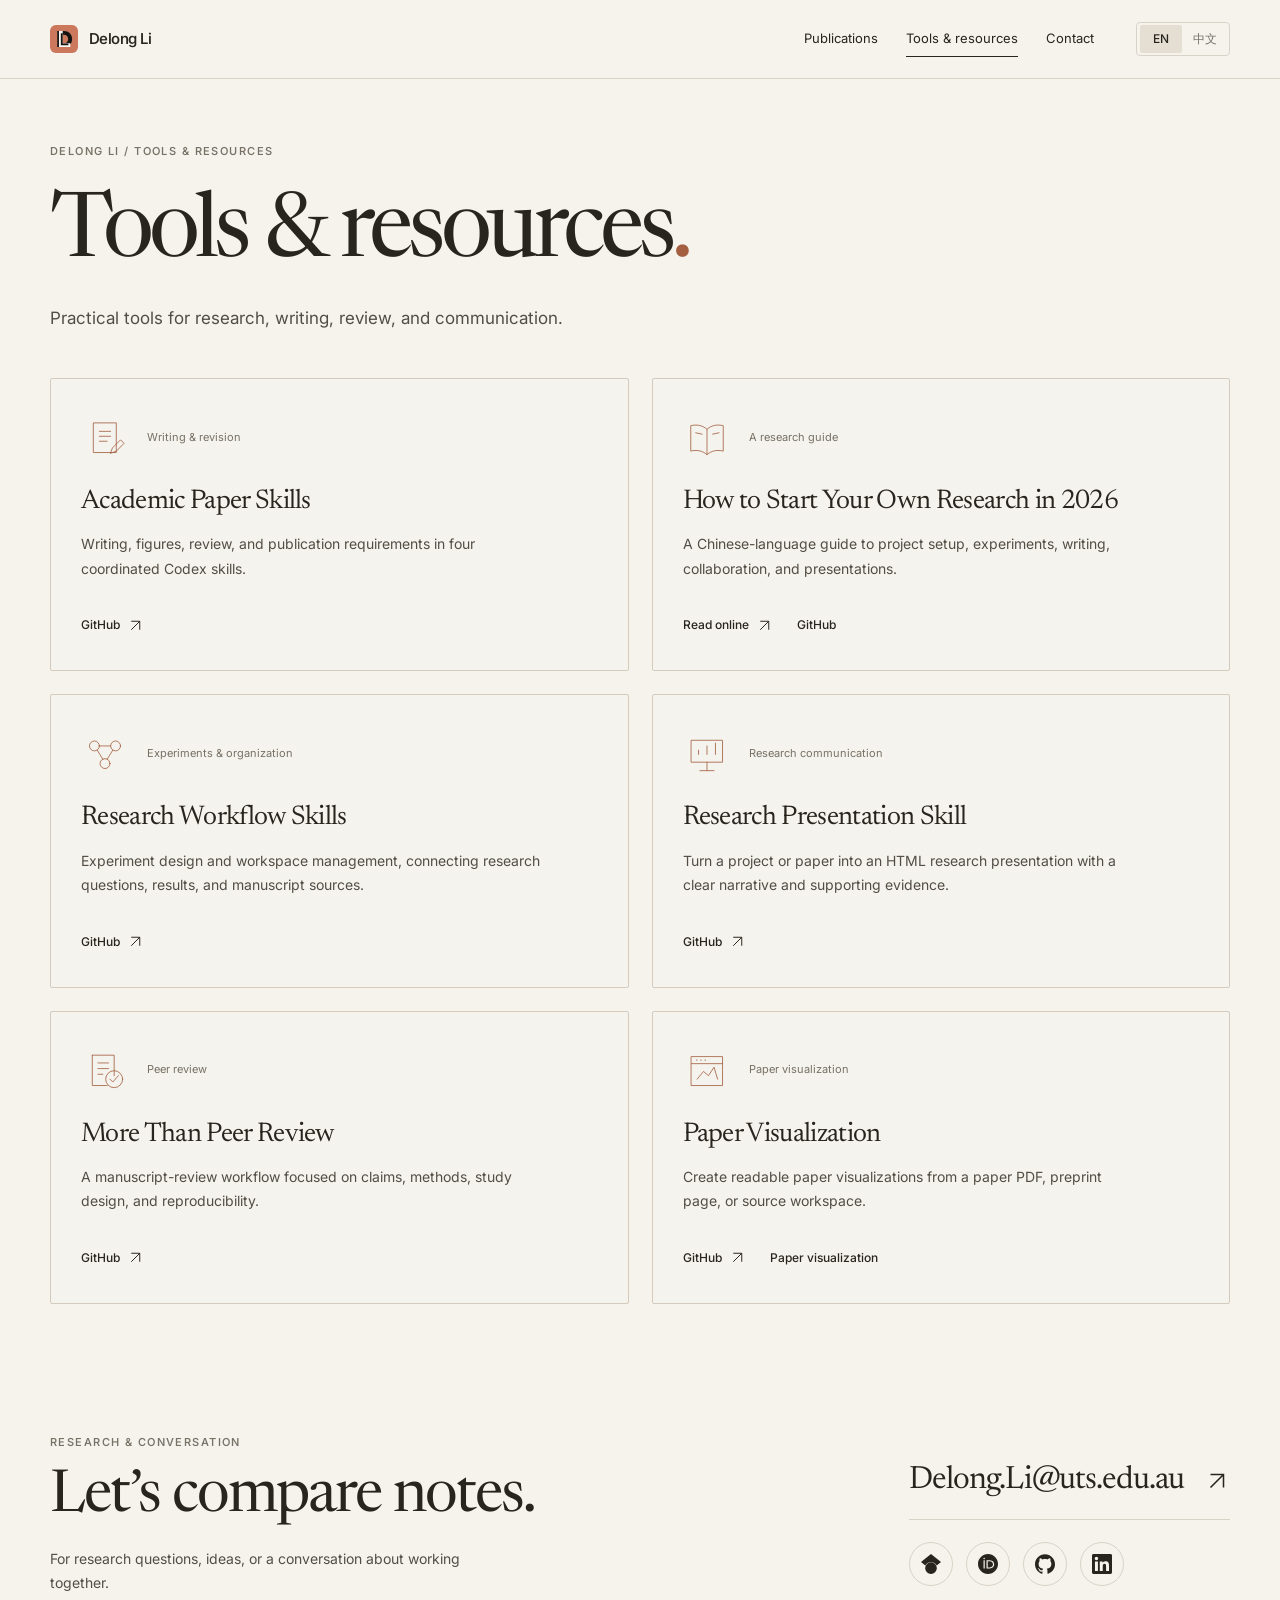
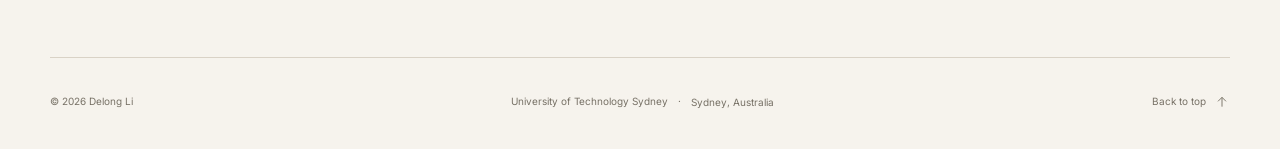
<file: tools/index.html>
<!doctype html><html lang="en"><head><meta charset="utf-8"><meta name="viewport" content="width=device-width,initial-scale=1"><title>Delong Li | Tools &amp; resources</title><meta name="description" content="Practical tools for research, writing, review, and communication."><meta name="robots" content="index,follow,max-image-preview:large"><meta name="google-site-verification" content="sd3RNzgaWNnTUcJwwSt1zjI5d5efvwR_MrtPcQY10F0"><meta name="theme-color" content="#f6f3ed"><link rel="canonical" href="https://delong-l.github.io/tools/"><link rel="alternate" hreflang="en" href="https://delong-l.github.io/tools/"><link rel="alternate" hreflang="zh-CN" href="https://delong-l.github.io/zh/tools/"><link rel="alternate" hreflang="x-default" href="https://delong-l.github.io/tools/"><meta property="og:title" content="Delong Li | Tools &amp; resources"><meta property="og:description" content="Practical tools for research, writing, review, and communication."><meta property="og:type" content="website"><meta property="og:url" content="https://delong-l.github.io/tools/"><link rel="icon" type="image/svg+xml" href="/logo.svg"><link rel="icon" href="/favicon.ico" sizes="any"><link rel="apple-touch-icon" href="/apple-touch-icon.png" sizes="180x180"><link rel="preconnect" href="https://fonts.googleapis.com"><link rel="preconnect" href="https://fonts.gstatic.com" crossorigin><link href="https://fonts.googleapis.com/css2?family=Inter:wght@400;450;500;550;600;650&family=Newsreader:opsz,wght@6..72,400;6..72,500;6..72,600&family=Noto+Serif+SC:wght@400;500;600&display=swap" rel="stylesheet"><link rel="stylesheet" href="/assets/site.css"><script type="application/ld+json">{"@context":"https://schema.org","@type":"Person","name":"Delong Li","alternateName":"李德龙","url":"https://delong-l.github.io/","jobTitle":["PhD Student","Casual Academic"],"affiliation":{"@type":"Organization","name":"University of Technology Sydney"},"sameAs":["https://scholar.google.com/citations?user=hItKYpwAAAAJ","https://orcid.org/0009-0000-8648-8921","https://github.com/DELONG-L","https://www.linkedin.com/in/delong-li-144941353"]}</script><script src="/assets/site.js" defer></script></head><body id="top" data-language="en" data-page="tools"><a class="skip-link" href="#main">Skip to content</a><header class="site-header"><div class="nav-wrap">
    <a href="/" class="brand" aria-label="Delong Li · Home"><img src="/logo.svg" width="30" height="30" alt=""><span>Delong Li</span></a>
    <nav class="desktop-nav" aria-label="Main navigation"><a href="/publications/" >Publications</a><a href="/tools/" class="is-current" aria-current="page">Tools & resources</a><a href="/#contact" >Contact</a></nav>
    <div class="nav-end"><div class="languages" aria-label="Language"><a href="/tools/" class="active" lang="en" hreflang="en" aria-current="page">EN</a><a href="/zh/tools/" lang="zh-CN" hreflang="zh-CN">中文</a></div>
    <details class="mobile-menu"><summary>Menu<svg viewBox="0 0 20 20" aria-hidden="true"><path d="M3 7h14M3 13h14"/></svg></summary><nav aria-label="Section navigation"><a href="/" >Home</a><a href="/publications/" >Publications</a><a href="/tools/" class="is-current" aria-current="page">Tools & resources</a><a href="/#contact" >Contact</a></nav></details></div>
  </div></header><main id="main"><header class="index-header wrap"><p class="eyebrow">Delong Li / Tools & resources</p><h1>Tools & resources<span class="accent-period">.</span></h1><p>Practical tools for research, writing, review, and communication.</p></header><section class="wrap all-tools" aria-label="Tools & resources"><div class="tools-grid"><article class="tool-card" id="paper-skills"><div class="tool-card-top"><svg class="tool-mark" viewBox="0 0 68 68" aria-hidden="true"><path d="M18 14h32v42H18zM26 26h16M26 33h16M26 40h11"/><path d="m45 49 11-11 5 5-11 11-8 3z"/></svg><span>Writing & revision</span></div><h3>Academic Paper Skills</h3><p>Writing, figures, review, and publication requirements in four coordinated Codex skills.</p><div class="tool-links"><a href="https://github.com/DELONG-L/Academic-Paper-Skills" class="primary-link" target="_blank" rel="noopener" >GitHub<svg class="arrow external-arrow" viewBox="0 0 24 24" width="21" height="21" aria-hidden="true" focusable="false"><path d="M6 18 18 6M6 6h12v12"/></svg></a></div></article><article class="tool-card" id="guide"><div class="tool-card-top"><svg class="tool-mark" viewBox="0 0 68 68" aria-hidden="true"><path d="M34 23c-7-6-15-7-23-5v36c8-2 16-1 23 5 7-6 15-7 23-5V18c-8-2-16-1-23 5v36M18 28l9 2M42 30l9-2"/></svg><span>A research guide</span></div><h3>How to Start Your Own Research in 2026</h3><p>A Chinese-language guide to project setup, experiments, writing, collaboration, and presentations.</p><div class="tool-links"><a href="https://delong-l.github.io/Research-Workflow-2026/" class="primary-link" target="_blank" rel="noopener" >Read online<svg class="arrow external-arrow" viewBox="0 0 24 24" width="21" height="21" aria-hidden="true" focusable="false"><path d="M6 18 18 6M6 6h12v12"/></svg></a><a href="https://github.com/DELONG-L/Research-Workflow-2026" target="_blank" rel="noopener" >GitHub</a></div></article><article class="tool-card" id="workflow"><div class="tool-card-top"><svg class="tool-mark" viewBox="0 0 68 68" aria-hidden="true"><circle cx="19" cy="24" r="7"/><circle cx="49" cy="24" r="7"/><circle cx="34" cy="49" r="7"/><path d="M26 24h16M45 30l-8 13M23 30l8 13"/></svg><span>Experiments & organization</span></div><h3>Research Workflow Skills</h3><p>Experiment design and workspace management, connecting research questions, results, and manuscript sources.</p><div class="tool-links"><a href="https://github.com/DELONG-L/Research-Workflow-Skills" class="primary-link" target="_blank" rel="noopener" >GitHub<svg class="arrow external-arrow" viewBox="0 0 24 24" width="21" height="21" aria-hidden="true" focusable="false"><path d="M6 18 18 6M6 6h12v12"/></svg></a></div></article><article class="tool-card" id="presentation"><div class="tool-card-top"><svg class="tool-mark" viewBox="0 0 68 68" aria-hidden="true"><path d="M12 16h44v31H12zM34 47v12M24 59h20M22 36v-6M34 36V24M46 36V20"/></svg><span>Research communication</span></div><h3>Research Presentation Skill</h3><p>Turn a project or paper into an HTML research presentation with a clear narrative and supporting evidence.</p><div class="tool-links"><a href="https://github.com/DELONG-L/Research-Presentation-Skill" class="primary-link" target="_blank" rel="noopener" >GitHub<svg class="arrow external-arrow" viewBox="0 0 24 24" width="21" height="21" aria-hidden="true" focusable="false"><path d="M6 18 18 6M6 6h12v12"/></svg></a></div></article><article class="tool-card" id="review"><div class="tool-card-top"><svg class="tool-mark" viewBox="0 0 68 68" aria-hidden="true"><path d="M16 13h31v29M16 13v43h21M24 24h15M24 32h15M24 40h7"/><circle cx="47" cy="47" r="12"/><path d="m41 47 4 4 8-9"/></svg><span>Peer review</span></div><h3>More Than Peer Review</h3><p>A manuscript-review workflow focused on claims, methods, study design, and reproducibility.</p><div class="tool-links"><a href="https://github.com/DELONG-L/More-Than-Peer-Review-Skill" class="primary-link" target="_blank" rel="noopener" >GitHub<svg class="arrow external-arrow" viewBox="0 0 24 24" width="21" height="21" aria-hidden="true" focusable="false"><path d="M6 18 18 6M6 6h12v12"/></svg></a></div></article><article class="tool-card" id="visualization"><div class="tool-card-top"><svg class="tool-mark" viewBox="0 0 68 68" aria-hidden="true"><path d="M12 15h44v41H12zM12 25h44M19 20h1M25 20h1M31 20h1M20 47l9-11 7 6 8-12 5 17"/></svg><span>Paper visualization</span></div><h3>Paper Visualization</h3><p>Create readable paper visualizations from a paper PDF, preprint page, or source workspace.</p><div class="tool-links"><a href="https://github.com/DELONG-L/Paper_Visualization" class="primary-link" target="_blank" rel="noopener" >GitHub<svg class="arrow external-arrow" viewBox="0 0 24 24" width="21" height="21" aria-hidden="true" focusable="false"><path d="M6 18 18 6M6 6h12v12"/></svg></a><a href="https://delong-l.github.io/papers/agentic-skills/" target="_blank" rel="noopener" >Paper visualization</a></div></article></div></section></main><section class="contact-section" id="contact" aria-labelledby="contact-title"><div class="wrap contact-layout"><div><p class="eyebrow">Research & conversation</p><h2 id="contact-title">Let’s compare notes.</h2><p>For research questions, ideas, or a conversation about working together.</p></div><div class="contact-links"><a href="mailto:Delong.Li@uts.edu.au" class="email-link" aria-label="Email Delong Li">Delong.Li@uts.edu.au<svg class="arrow external-arrow" viewBox="0 0 24 24" width="21" height="21" aria-hidden="true" focusable="false"><path d="M6 18 18 6M6 6h12v12"/></svg></a><div class="socials"><a href="https://scholar.google.com/citations?user=hItKYpwAAAAJ" class="social-link" target="_blank" rel="noopener" aria-label="Google Scholar" title="Google Scholar"><svg class="icon" viewBox="0 0 24 24" width="20" height="20" aria-hidden="true" focusable="false"><path fill="currentColor" d="M5.242 13.769L0 9.5 12 0l12 9.5-5.242 4.269C17.548 11.249 14.978 9.5 12 9.5c-2.977 0-5.548 1.748-6.758 4.269zM12 10a7 7 0 1 0 0 14 7 7 0 0 0 0-14z"/></svg></a><a href="https://orcid.org/0009-0000-8648-8921" class="social-link" target="_blank" rel="noopener" aria-label="ORCID" title="ORCID"><svg class="icon" viewBox="0 0 24 24" width="20" height="20" aria-hidden="true" focusable="false"><path fill="currentColor" d="M12 0C5.372 0 0 5.372 0 12s5.372 12 12 12 12-5.372 12-12S18.628 0 12 0zM7.369 4.378c.525 0 .947.431.947.947s-.422.947-.947.947a.95.95 0 0 1-.947-.947c0-.525.422-.947.947-.947zm-.722 3.038h1.444v10.041H6.647V7.416zm3.562 0h3.9c3.712 0 5.344 2.653 5.344 5.025 0 2.578-2.016 5.025-5.325 5.025h-3.919V7.416zm1.444 1.303v7.444h2.297c3.272 0 4.022-2.484 4.022-3.722 0-2.016-1.284-3.722-4.097-3.722h-2.222z"/></svg></a><a href="https://github.com/DELONG-L" class="social-link" target="_blank" rel="noopener" aria-label="GitHub" title="GitHub"><svg class="icon" viewBox="0 0 24 24" width="20" height="20" aria-hidden="true" focusable="false"><path fill="currentColor" d="M12 .297c-6.63 0-12 5.373-12 12 0 5.303 3.438 9.8 8.205 11.385.6.113.82-.258.82-.577 0-.285-.01-1.04-.015-2.04-3.338.724-4.042-1.61-4.042-1.61C4.422 18.07 3.633 17.7 3.633 17.7c-1.087-.744.084-.729.084-.729 1.205.084 1.838 1.236 1.838 1.236 1.07 1.835 2.809 1.305 3.495.998.108-.776.417-1.305.76-1.605-2.665-.3-5.466-1.332-5.466-5.93 0-1.31.465-2.38 1.235-3.22-.135-.303-.54-1.523.105-3.176 0 0 1.005-.322 3.3 1.23.96-.267 1.98-.399 3-.405 1.02.006 2.04.138 3 .405 2.28-1.552 3.285-1.23 3.285-1.23.645 1.653.24 2.873.12 3.176.765.84 1.23 1.91 1.23 3.22 0 4.61-2.805 5.625-5.475 5.92.42.36.81 1.096.81 2.22 0 1.606-.015 2.896-.015 3.286 0 .315.21.69.825.57C20.565 22.092 24 17.592 24 12.297c0-6.627-5.373-12-12-12"/></svg></a><a href="https://www.linkedin.com/in/delong-li-144941353" class="social-link" target="_blank" rel="noopener" aria-label="LinkedIn" title="LinkedIn"><svg class="icon" viewBox="0 0 24 24" width="20" height="20" aria-hidden="true" focusable="false"><path fill="currentColor" d="M20.447 20.452h-3.554v-5.569c0-1.328-.027-3.037-1.852-3.037-1.853 0-2.136 1.445-2.136 2.939v5.667H9.351V9h3.414v1.561h.046c.477-.9 1.637-1.85 3.37-1.85 3.601 0 4.267 2.37 4.267 5.455v6.286zM5.337 7.433c-1.144 0-2.063-.926-2.063-2.065 0-1.138.92-2.063 2.063-2.063 1.14 0 2.064.925 2.064 2.063 0 1.139-.925 2.065-2.064 2.065zm1.782 13.019H3.555V9h3.564v11.452zM22.225 0H1.771C.792 0 0 .774 0 1.729v20.542C0 23.227.792 24 1.771 24h20.451C23.2 24 24 23.227 24 22.271V1.729C24 .774 23.2 0 22.222 0h.003z"/></svg></a></div></div></div></section>
  <footer class="site-footer wrap"><span>© 2026 Delong Li</span><span><a href="https://www.uts.edu.au/" target="_blank" rel="noopener" >University of Technology Sydney</a><span class="footer-dot">·</span>Sydney, Australia</span><a href="#top" >Back to top<svg class="arrow" viewBox="0 0 24 24" width="18" height="18" aria-hidden="true" focusable="false"><path d="M12 19V5M6 11l6-6 6 6"/></svg></a></footer> </body></html>
</file>
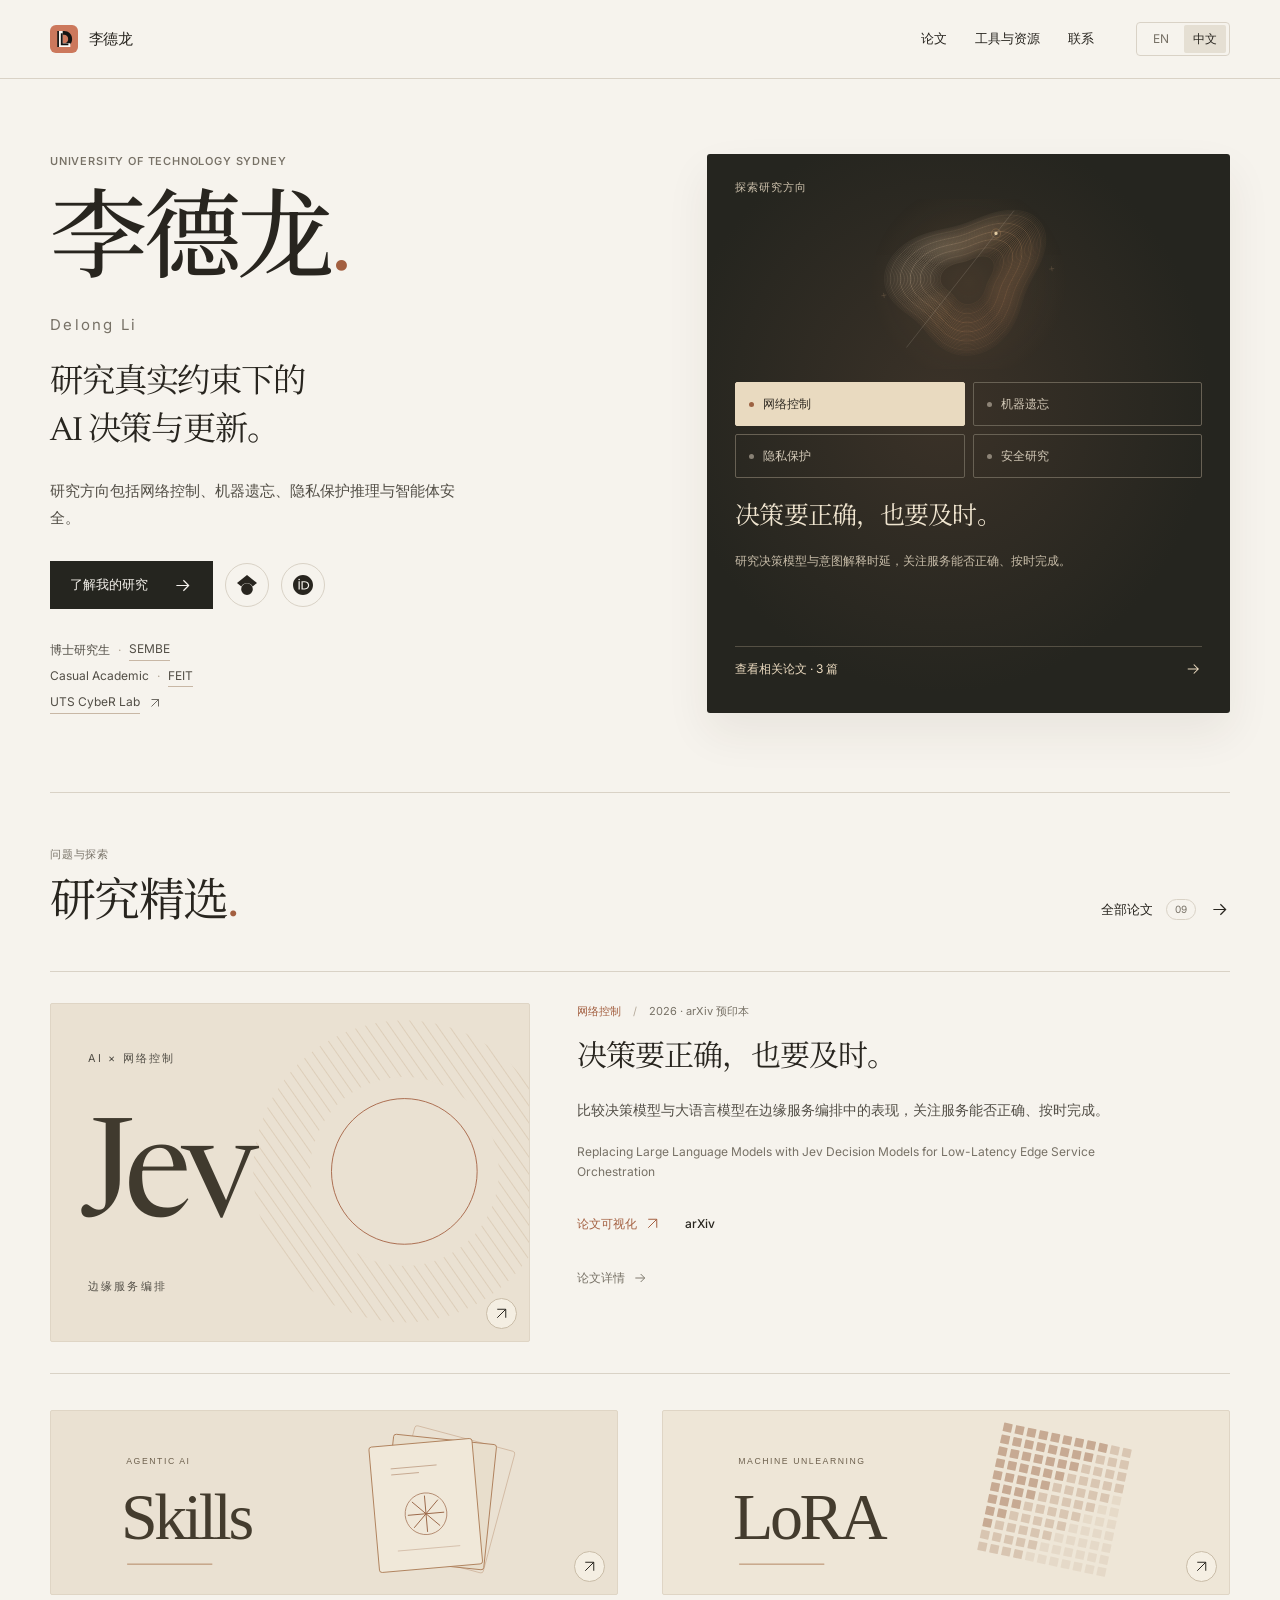
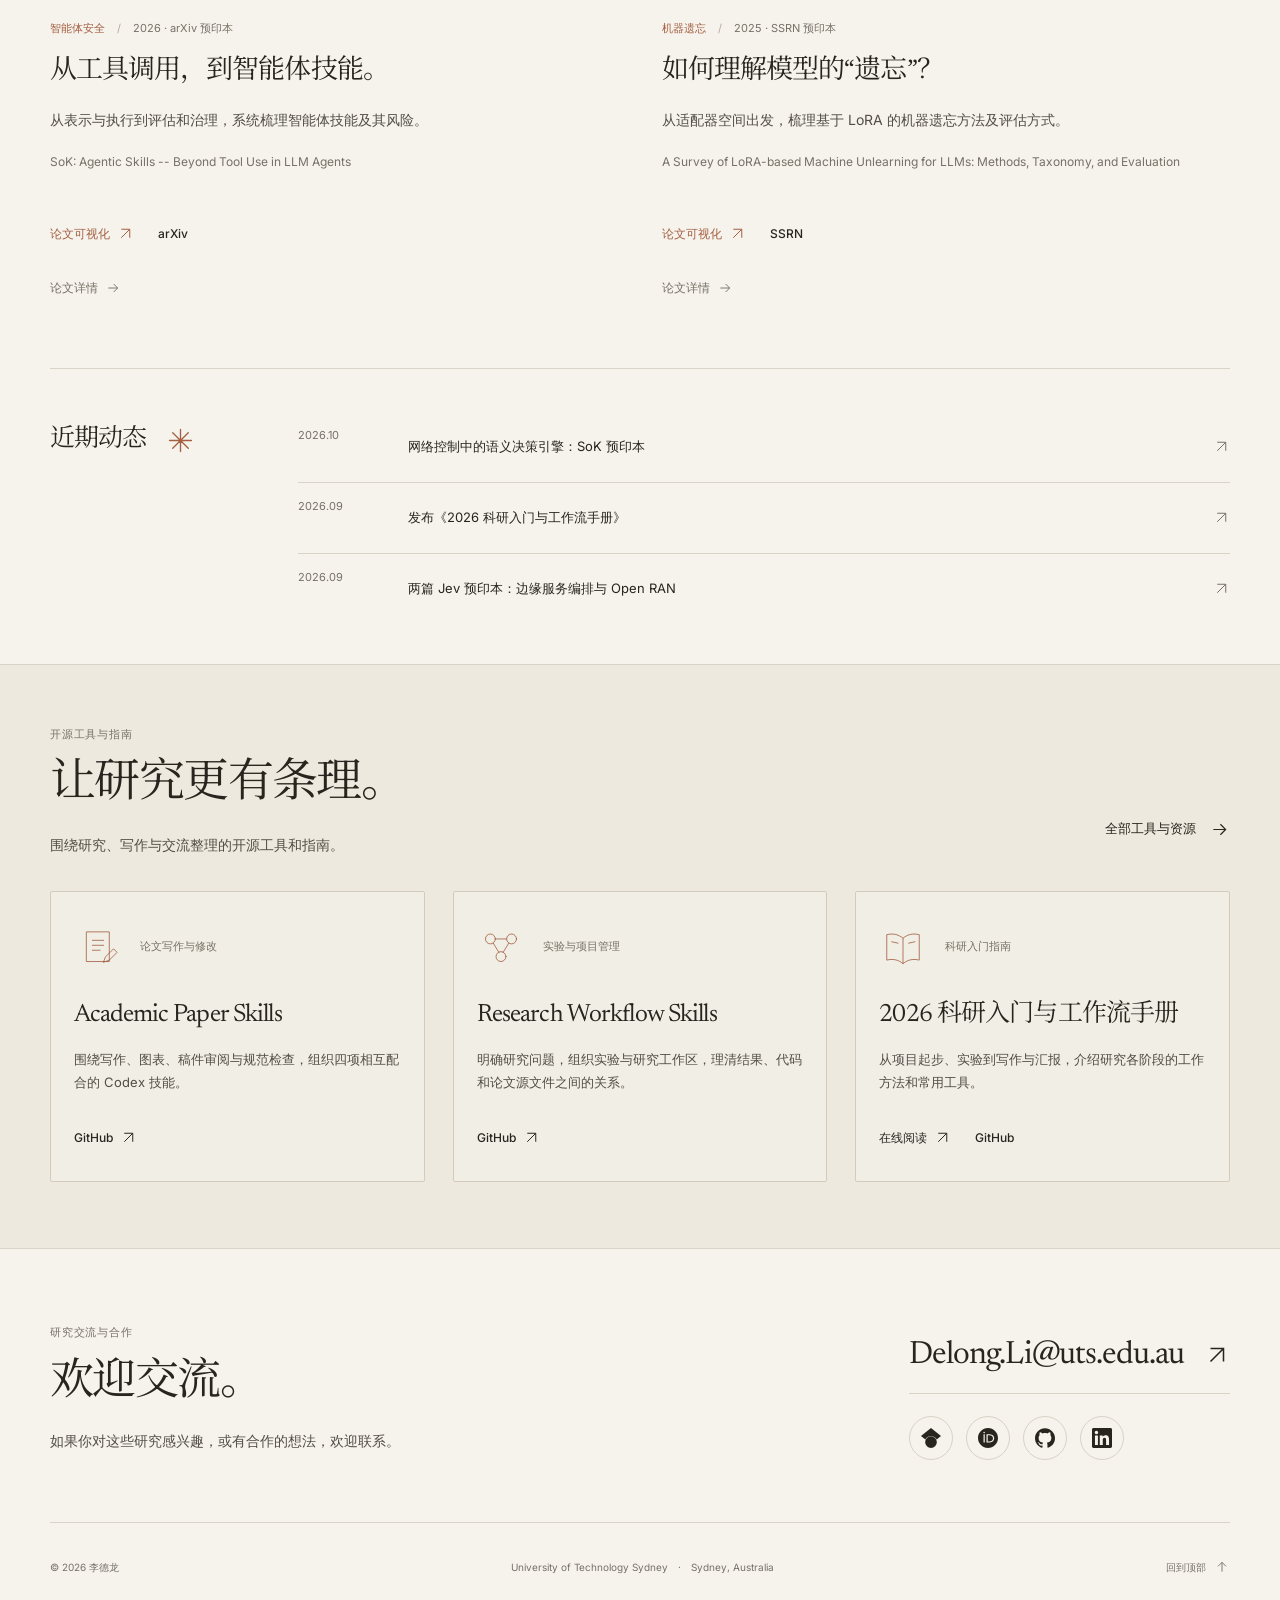
<file: zh/index.html>
<!doctype html><html lang="zh-CN"><head><meta charset="utf-8"><meta name="viewport" content="width=device-width,initial-scale=1"><title>李德龙 | 可信 AI 与网络系统</title><meta name="description" content="李德龙，悉尼科技大学博士研究生及 Casual Academic，研究网络控制、机器遗忘、隐私保护推理与智能体安全。"><meta name="robots" content="index,follow,max-image-preview:large"><meta name="google-site-verification" content="sd3RNzgaWNnTUcJwwSt1zjI5d5efvwR_MrtPcQY10F0"><meta name="theme-color" content="#f6f3ed"><link rel="canonical" href="https://delong-l.github.io/zh/"><link rel="alternate" hreflang="en" href="https://delong-l.github.io/"><link rel="alternate" hreflang="zh-CN" href="https://delong-l.github.io/zh/"><link rel="alternate" hreflang="x-default" href="https://delong-l.github.io/"><meta property="og:title" content="李德龙 | 可信 AI 与网络系统"><meta property="og:description" content="李德龙，悉尼科技大学博士研究生及 Casual Academic，研究网络控制、机器遗忘、隐私保护推理与智能体安全。"><meta property="og:type" content="website"><meta property="og:url" content="https://delong-l.github.io/zh/"><link rel="icon" type="image/svg+xml" href="/logo.svg"><link rel="icon" href="/favicon.ico" sizes="any"><link rel="apple-touch-icon" href="/apple-touch-icon.png" sizes="180x180"><link rel="preconnect" href="https://fonts.googleapis.com"><link rel="preconnect" href="https://fonts.gstatic.com" crossorigin><link href="https://fonts.googleapis.com/css2?family=Inter:wght@400;450;500;550;600;650&family=Newsreader:opsz,wght@6..72,400;6..72,500;6..72,600&family=Noto+Serif+SC:wght@400;500;600&display=swap" rel="stylesheet"><link rel="stylesheet" href="/assets/site.css"><script type="application/ld+json">{"@context":"https://schema.org","@type":"Person","name":"Delong Li","alternateName":"李德龙","url":"https://delong-l.github.io/","jobTitle":["PhD Student","Casual Academic"],"affiliation":{"@type":"Organization","name":"University of Technology Sydney"},"sameAs":["https://scholar.google.com/citations?user=hItKYpwAAAAJ","https://orcid.org/0009-0000-8648-8921","https://github.com/DELONG-L","https://www.linkedin.com/in/delong-li-144941353"]}</script><script src="/assets/site.js" defer></script></head><body id="top" data-language="zh" data-page="home"><a class="skip-link" href="#main">跳至正文</a><header class="site-header"><div class="nav-wrap">
    <a href="/zh/" class="brand" aria-label="李德龙 · 首页"><img src="/logo.svg" width="30" height="30" alt=""><span>李德龙</span></a>
    <nav class="desktop-nav" aria-label="主导航"><a href="/zh/publications/" >论文</a><a href="/zh/tools/" >工具与资源</a><a href="/zh/#contact" >联系</a></nav>
    <div class="nav-end"><div class="languages" aria-label="语言"><a href="/" lang="en" hreflang="en">EN</a><a href="/zh/" class="active" lang="zh-CN" hreflang="zh-CN" aria-current="page">中文</a></div>
    <details class="mobile-menu"><summary>目录<svg viewBox="0 0 20 20" aria-hidden="true"><path d="M3 7h14M3 13h14"/></svg></summary><nav aria-label="页面导航"><a href="/zh/" >首页</a><a href="/zh/publications/" >论文</a><a href="/zh/tools/" >工具与资源</a><a href="/zh/#contact" >联系</a></nav></details></div>
  </div></header><main id="main"><section class="hero wrap" id="about" aria-labelledby="hero-title"><div class="hero-copy"><p class="eyebrow"><a href="https://www.uts.edu.au/" target="_blank" rel="noopener" >University of Technology Sydney</a></p><h1 id="hero-title">李德龙<span class="name-period">.</span></h1><p class="roman-name">Delong Li</p><p class="hero-statement">研究真实约束下的<br>AI 决策与更新。</p><p class="hero-description">研究方向包括网络控制、机器遗忘、隐私保护推理与智能体安全。</p><div class="hero-actions"><a href="#publications" class="button-primary" >了解我的研究<svg class="arrow" viewBox="0 0 24 24" width="21" height="21" aria-hidden="true" focusable="false"><path d="M5 12h14M13 6l6 6-6 6"/></svg></a><a href="https://scholar.google.com/citations?user=hItKYpwAAAAJ" class="social-link" target="_blank" rel="noopener" aria-label="Google Scholar" title="Google Scholar"><svg class="icon" viewBox="0 0 24 24" width="20" height="20" aria-hidden="true" focusable="false"><path fill="currentColor" d="M5.242 13.769L0 9.5 12 0l12 9.5-5.242 4.269C17.548 11.249 14.978 9.5 12 9.5c-2.977 0-5.548 1.748-6.758 4.269zM12 10a7 7 0 1 0 0 14 7 7 0 0 0 0-14z"/></svg></a><a href="https://orcid.org/0009-0000-8648-8921" class="social-link" target="_blank" rel="noopener" aria-label="ORCID" title="ORCID"><svg class="icon" viewBox="0 0 24 24" width="20" height="20" aria-hidden="true" focusable="false"><path fill="currentColor" d="M12 0C5.372 0 0 5.372 0 12s5.372 12 12 12 12-5.372 12-12S18.628 0 12 0zM7.369 4.378c.525 0 .947.431.947.947s-.422.947-.947.947a.95.95 0 0 1-.947-.947c0-.525.422-.947.947-.947zm-.722 3.038h1.444v10.041H6.647V7.416zm3.562 0h3.9c3.712 0 5.344 2.653 5.344 5.025 0 2.578-2.016 5.025-5.325 5.025h-3.919V7.416zm1.444 1.303v7.444h2.297c3.272 0 4.022-2.484 4.022-3.722 0-2.016-1.284-3.722-4.097-3.722h-2.222z"/></svg></a></div><div class="affiliations"><p>博士研究生<span>·</span><a href="https://www.uts.edu.au/about/faculties/engineering-and-information-technology/electrical-mechanical-and-biomedical-engineering" target="_blank" rel="noopener" title="School of Electrical, Mechanical and Biomedical Engineering">SEMBE</a></p><p>Casual Academic<span>·</span><a href="https://www.uts.edu.au/about/faculties/engineering-and-information-technology" target="_blank" rel="noopener" title="Faculty of Engineering and Information Technology">FEIT</a></p><p><a href="https://utscyber.com/" target="_blank" rel="noopener" >UTS CybeR Lab</a><svg class="arrow external-arrow" viewBox="0 0 24 24" width="21" height="21" aria-hidden="true" focusable="false"><path d="M6 18 18 6M6 6h12v12"/></svg></p></div></div><aside class="hero-art research-explorer" data-research-explorer data-topic="network" aria-labelledby="explorer-title">
    <div class="explorer-header"><h2 id="explorer-title">探索研究方向</h2></div>
    <div class="explorer-stage" aria-hidden="true"><img src="/assets/research-field.svg" width="540" height="550" alt="" fetchpriority="high"></div>
    <div class="explorer-options" role="group" aria-label="选择研究方向" hidden><button type="button" data-research-topic="network" id="choose-network" aria-pressed="true" aria-controls="explore-network"><span class="topic-dot" aria-hidden="true"></span>网络控制</button><button type="button" data-research-topic="unlearning" id="choose-unlearning" aria-pressed="false" aria-controls="explore-unlearning"><span class="topic-dot" aria-hidden="true"></span>机器遗忘</button><button type="button" data-research-topic="privacy" id="choose-privacy" aria-pressed="false" aria-controls="explore-privacy"><span class="topic-dot" aria-hidden="true"></span>隐私保护</button><button type="button" data-research-topic="security" id="choose-security" aria-pressed="false" aria-controls="explore-security"><span class="topic-dot" aria-hidden="true"></span>安全研究</button></div>
    <div class="explorer-panels" aria-live="polite" aria-atomic="true"><section class="explorer-panel" id="explore-network" aria-labelledby="explore-network-title"><h3 id="explore-network-title">决策要正确，也要及时。</h3><p>研究决策模型与意图解释时延，关注服务能否正确、按时完成。</p><a href="/zh/publications/?topic=network" class="explorer-link" >查看相关论文 · 3 篇<svg class="arrow" viewBox="0 0 24 24" width="21" height="21" aria-hidden="true" focusable="false"><path d="M5 12h14M13 6l6 6-6 6"/></svg></a></section><section class="explorer-panel" id="explore-unlearning" aria-labelledby="explore-unlearning-title" hidden><h3 id="explore-unlearning-title">模型如何遗忘与更新？</h3><p>研究基于 LoRA 的机器遗忘方法，以及模型更新过程的可审计性。</p><a href="/zh/publications/?topic=unlearning" class="explorer-link" >查看相关论文 · 2 篇<svg class="arrow" viewBox="0 0 24 24" width="21" height="21" aria-hidden="true" focusable="false"><path d="M5 12h14M13 6l6 6-6 6"/></svg></a></section><section class="explorer-panel" id="explore-privacy" aria-labelledby="explore-privacy-title" hidden><h3 id="explore-privacy-title">推理中的隐私如何保护？</h3><p>探索端云协同推理中的隐私保护，以及对语义信息的选择性处理。</p><a href="/zh/publications/?topic=privacy" class="explorer-link" >查看相关论文 · 2 篇<svg class="arrow" viewBox="0 0 24 24" width="21" height="21" aria-hidden="true" focusable="false"><path d="M5 12h14M13 6l6 6-6 6"/></svg></a></section><section class="explorer-panel" id="explore-security" aria-labelledby="explore-security-title" hidden><h3 id="explore-security-title">理解行为，识别风险。</h3><p>研究智能体技能及其治理，并关注互联系统中的安全风险。</p><a href="/zh/publications/?topic=security" class="explorer-link" >查看相关论文 · 2 篇<svg class="arrow" viewBox="0 0 24 24" width="21" height="21" aria-hidden="true" focusable="false"><path d="M5 12h14M13 6l6 6-6 6"/></svg></a></section></div>
    <noscript><nav class="explorer-fallback" aria-label="按研究方向浏览"><a href="/zh/publications/?topic=network" >网络控制</a><a href="/zh/publications/?topic=unlearning" >机器遗忘</a><a href="/zh/publications/?topic=privacy" >隐私保护</a><a href="/zh/publications/?topic=security" >安全研究</a></nav></noscript>
  </aside></section><section class="research-section wrap" id="publications" aria-labelledby="research-title"><div class="section-heading"><div><p class="eyebrow">问题与探索</p><h2 id="research-title">研究精选<span class="accent-period">.</span></h2></div><a href="/zh/publications/" class="section-link" >全部论文<span class="count">09</span><svg class="arrow" viewBox="0 0 24 24" width="21" height="21" aria-hidden="true" focusable="false"><path d="M5 12h14M13 6l6 6-6 6"/></svg></a></div><article class="study study-feature" id="study-edge"><a class="study-visual study-visual-edge" href="https://delong-l.github.io/Jev-Research/?lang=zh#edge-orchestration" target="_blank" rel="noopener" aria-label="论文可视化: Replacing Large Language Models with Jev Decision Models for Low-Latency Edge Service Orchestration"><svg viewBox="0 0 440 310" aria-hidden="true"><defs><pattern id="edge-line" width="9" height="9" patternUnits="userSpaceOnUse" patternTransform="rotate(-35)"><path d="M0 0v9" stroke="#b99a75" stroke-width=".7"/></pattern></defs><circle cx="325" cy="154" r="139" fill="url(#edge-line)" opacity=".7"/><circle cx="325" cy="154" r="87" fill="#eae1d2"/><circle cx="325" cy="154" r="67" fill="none" stroke="#a35f40" stroke-width=".8"/><text x="34" y="53" class="diagram-label">AI × 网络控制</text><text x="27" y="195" fill="#403a2e" font-family="Newsreader,Georgia,serif" font-size="126" letter-spacing="-7">Jev</text><text x="34" y="263" class="diagram-label">边缘服务编排</text></svg><span class="visual-corner"><svg class="arrow external-arrow" viewBox="0 0 24 24" width="21" height="21" aria-hidden="true" focusable="false"><path d="M6 18 18 6M6 6h12v12"/></svg></span></a><div class="study-content"><div class="study-meta"><span>网络控制</span><span>2026 · arXiv 预印本</span></div><h3>决策要正确，也要及时。</h3><p class="study-summary">比较决策模型与大语言模型在边缘服务编排中的表现，关注服务能否正确、按时完成。</p><p class="formal-title" lang="en">Replacing Large Language Models with Jev Decision Models for Low-Latency Edge Service Orchestration</p><div class="research-links"><a href="https://delong-l.github.io/Jev-Research/?lang=zh#edge-orchestration" class="primary-link" target="_blank" rel="noopener" >论文可视化<svg class="arrow external-arrow" viewBox="0 0 24 24" width="21" height="21" aria-hidden="true" focusable="false"><path d="M6 18 18 6M6 6h12v12"/></svg></a><a href="https://arxiv.org/abs/2609.22753" target="_blank" rel="noopener" >arXiv</a></div><a class="details-link" href="/zh/publications/#edge">论文详情<svg class="arrow" viewBox="0 0 24 24" width="21" height="21" aria-hidden="true" focusable="false"><path d="M5 12h14M13 6l6 6-6 6"/></svg></a></div></article><div class="study-pair"><article class="study study-secondary" id="study-skills"><a class="study-visual study-visual-skills" href="https://delong-l.github.io/zh/papers/agentic-skills/" target="_blank" rel="noopener" aria-label="论文可视化: SoK: Agentic Skills -- Beyond Tool Use in LLM Agents"><img src="/assets/skills-cover.svg" alt="" width="550" height="210" loading="lazy"><span class="visual-corner"><svg class="arrow external-arrow" viewBox="0 0 24 24" width="21" height="21" aria-hidden="true" focusable="false"><path d="M6 18 18 6M6 6h12v12"/></svg></span></a><div class="study-content"><div class="study-meta"><span>智能体安全</span><span>2026 · arXiv 预印本</span></div><h3>从工具调用，到智能体技能。</h3><p class="study-summary">从表示与执行到评估和治理，系统梳理智能体技能及其风险。</p><p class="formal-title" lang="en">SoK: Agentic Skills -- Beyond Tool Use in LLM Agents</p><div class="research-links"><a href="https://delong-l.github.io/zh/papers/agentic-skills/" class="primary-link" target="_blank" rel="noopener" >论文可视化<svg class="arrow external-arrow" viewBox="0 0 24 24" width="21" height="21" aria-hidden="true" focusable="false"><path d="M6 18 18 6M6 6h12v12"/></svg></a><a href="https://arxiv.org/abs/2602.20867" target="_blank" rel="noopener" >arXiv</a></div><a class="details-link" href="/zh/publications/#skills">论文详情<svg class="arrow" viewBox="0 0 24 24" width="21" height="21" aria-hidden="true" focusable="false"><path d="M5 12h14M13 6l6 6-6 6"/></svg></a></div></article><article class="study study-secondary" id="study-lora"><a class="study-visual study-visual-lora" href="https://delong-l.github.io/zh/papers/lora-unlearning/" target="_blank" rel="noopener" aria-label="论文可视化: A Survey of LoRA-based Machine Unlearning for LLMs: Methods, Taxonomy, and Evaluation"><img src="/assets/lora-cover.svg" alt="" width="550" height="210" loading="lazy"><span class="visual-corner"><svg class="arrow external-arrow" viewBox="0 0 24 24" width="21" height="21" aria-hidden="true" focusable="false"><path d="M6 18 18 6M6 6h12v12"/></svg></span></a><div class="study-content"><div class="study-meta"><span>机器遗忘</span><span>2025 · SSRN 预印本</span></div><h3>如何理解模型的“遗忘”？</h3><p class="study-summary">从适配器空间出发，梳理基于 LoRA 的机器遗忘方法及评估方式。</p><p class="formal-title" lang="en">A Survey of LoRA-based Machine Unlearning for LLMs: Methods, Taxonomy, and Evaluation</p><div class="research-links"><a href="https://delong-l.github.io/zh/papers/lora-unlearning/" class="primary-link" target="_blank" rel="noopener" >论文可视化<svg class="arrow external-arrow" viewBox="0 0 24 24" width="21" height="21" aria-hidden="true" focusable="false"><path d="M6 18 18 6M6 6h12v12"/></svg></a><a href="https://papers.ssrn.com/sol3/papers.cfm?abstract_id=5866522" target="_blank" rel="noopener" >SSRN</a></div><a class="details-link" href="/zh/publications/#lora">论文详情<svg class="arrow" viewBox="0 0 24 24" width="21" height="21" aria-hidden="true" focusable="false"><path d="M5 12h14M13 6l6 6-6 6"/></svg></a></div></article></div></section><section class="news-section wrap" id="updates" aria-labelledby="news-title"><h2 id="news-title">近期动态<svg class="small-star" viewBox="0 0 32 32" width="27" height="27" aria-hidden="true" focusable="false"><path d="M16 3v26M3 16h26M6.8 6.8l18.4 18.4M6.8 25.2 25.2 6.8"/></svg></h2><ol><li><time datetime="2026-10">2026.10</time><a href="https://delong-l.github.io/Jev-Research/?lang=zh#control-verification" target="_blank" rel="noopener" >网络控制中的语义决策引擎：SoK 预印本<svg class="arrow external-arrow" viewBox="0 0 24 24" width="21" height="21" aria-hidden="true" focusable="false"><path d="M6 18 18 6M6 6h12v12"/></svg></a></li><li><time datetime="2026-09">2026.09</time><a href="https://delong-l.github.io/Research-Workflow-2026/" target="_blank" rel="noopener" >发布《2026 科研入门与工作流手册》<svg class="arrow external-arrow" viewBox="0 0 24 24" width="21" height="21" aria-hidden="true" focusable="false"><path d="M6 18 18 6M6 6h12v12"/></svg></a></li><li><time datetime="2026-09">2026.09</time><a href="https://delong-l.github.io/Jev-Research/?lang=zh#edge-orchestration" target="_blank" rel="noopener" >两篇 Jev 预印本：边缘服务编排与 Open RAN<svg class="arrow external-arrow" viewBox="0 0 24 24" width="21" height="21" aria-hidden="true" focusable="false"><path d="M6 18 18 6M6 6h12v12"/></svg></a></li></ol></section><section class="tools-section" id="projects" aria-labelledby="tools-title"><div class="wrap"><div class="section-heading"><div><p class="eyebrow">开源工具与指南</p><h2 id="tools-title">让研究更有条理。</h2><p class="section-description">围绕研究、写作与交流整理的开源工具和指南。</p></div><a href="/zh/tools/" class="section-link" >全部工具与资源<svg class="arrow" viewBox="0 0 24 24" width="21" height="21" aria-hidden="true" focusable="false"><path d="M5 12h14M13 6l6 6-6 6"/></svg></a></div><div class="tools-grid"><article class="tool-card" id="paper-skills"><div class="tool-card-top"><svg class="tool-mark" viewBox="0 0 68 68" aria-hidden="true"><path d="M18 14h32v42H18zM26 26h16M26 33h16M26 40h11"/><path d="m45 49 11-11 5 5-11 11-8 3z"/></svg><span>论文写作与修改</span></div><h3>Academic Paper Skills</h3><p>围绕写作、图表、稿件审阅与规范检查，组织四项相互配合的 Codex 技能。</p><div class="tool-links"><a href="https://github.com/DELONG-L/Academic-Paper-Skills" class="primary-link" target="_blank" rel="noopener" >GitHub<svg class="arrow external-arrow" viewBox="0 0 24 24" width="21" height="21" aria-hidden="true" focusable="false"><path d="M6 18 18 6M6 6h12v12"/></svg></a></div></article><article class="tool-card" id="workflow"><div class="tool-card-top"><svg class="tool-mark" viewBox="0 0 68 68" aria-hidden="true"><circle cx="19" cy="24" r="7"/><circle cx="49" cy="24" r="7"/><circle cx="34" cy="49" r="7"/><path d="M26 24h16M45 30l-8 13M23 30l8 13"/></svg><span>实验与项目管理</span></div><h3>Research Workflow Skills</h3><p>明确研究问题，组织实验与研究工作区，理清结果、代码和论文源文件之间的关系。</p><div class="tool-links"><a href="https://github.com/DELONG-L/Research-Workflow-Skills" class="primary-link" target="_blank" rel="noopener" >GitHub<svg class="arrow external-arrow" viewBox="0 0 24 24" width="21" height="21" aria-hidden="true" focusable="false"><path d="M6 18 18 6M6 6h12v12"/></svg></a></div></article><article class="tool-card" id="guide"><div class="tool-card-top"><svg class="tool-mark" viewBox="0 0 68 68" aria-hidden="true"><path d="M34 23c-7-6-15-7-23-5v36c8-2 16-1 23 5 7-6 15-7 23-5V18c-8-2-16-1-23 5v36M18 28l9 2M42 30l9-2"/></svg><span>科研入门指南</span></div><h3>2026 科研入门与工作流手册</h3><p>从项目起步、实验到写作与汇报，介绍研究各阶段的工作方法和常用工具。</p><div class="tool-links"><a href="https://delong-l.github.io/Research-Workflow-2026/" class="primary-link" target="_blank" rel="noopener" >在线阅读<svg class="arrow external-arrow" viewBox="0 0 24 24" width="21" height="21" aria-hidden="true" focusable="false"><path d="M6 18 18 6M6 6h12v12"/></svg></a><a href="https://github.com/DELONG-L/Research-Workflow-2026" target="_blank" rel="noopener" >GitHub</a></div></article></div></div></section></main><section class="contact-section" id="contact" aria-labelledby="contact-title"><div class="wrap contact-layout"><div><p class="eyebrow">研究交流与合作</p><h2 id="contact-title">欢迎交流。</h2><p>如果你对这些研究感兴趣，或有合作的想法，欢迎联系。</p></div><div class="contact-links"><a href="mailto:Delong.Li@uts.edu.au" class="email-link" aria-label="给李德龙发送邮件">Delong.Li@uts.edu.au<svg class="arrow external-arrow" viewBox="0 0 24 24" width="21" height="21" aria-hidden="true" focusable="false"><path d="M6 18 18 6M6 6h12v12"/></svg></a><div class="socials"><a href="https://scholar.google.com/citations?user=hItKYpwAAAAJ" class="social-link" target="_blank" rel="noopener" aria-label="Google Scholar" title="Google Scholar"><svg class="icon" viewBox="0 0 24 24" width="20" height="20" aria-hidden="true" focusable="false"><path fill="currentColor" d="M5.242 13.769L0 9.5 12 0l12 9.5-5.242 4.269C17.548 11.249 14.978 9.5 12 9.5c-2.977 0-5.548 1.748-6.758 4.269zM12 10a7 7 0 1 0 0 14 7 7 0 0 0 0-14z"/></svg></a><a href="https://orcid.org/0009-0000-8648-8921" class="social-link" target="_blank" rel="noopener" aria-label="ORCID" title="ORCID"><svg class="icon" viewBox="0 0 24 24" width="20" height="20" aria-hidden="true" focusable="false"><path fill="currentColor" d="M12 0C5.372 0 0 5.372 0 12s5.372 12 12 12 12-5.372 12-12S18.628 0 12 0zM7.369 4.378c.525 0 .947.431.947.947s-.422.947-.947.947a.95.95 0 0 1-.947-.947c0-.525.422-.947.947-.947zm-.722 3.038h1.444v10.041H6.647V7.416zm3.562 0h3.9c3.712 0 5.344 2.653 5.344 5.025 0 2.578-2.016 5.025-5.325 5.025h-3.919V7.416zm1.444 1.303v7.444h2.297c3.272 0 4.022-2.484 4.022-3.722 0-2.016-1.284-3.722-4.097-3.722h-2.222z"/></svg></a><a href="https://github.com/DELONG-L" class="social-link" target="_blank" rel="noopener" aria-label="GitHub" title="GitHub"><svg class="icon" viewBox="0 0 24 24" width="20" height="20" aria-hidden="true" focusable="false"><path fill="currentColor" d="M12 .297c-6.63 0-12 5.373-12 12 0 5.303 3.438 9.8 8.205 11.385.6.113.82-.258.82-.577 0-.285-.01-1.04-.015-2.04-3.338.724-4.042-1.61-4.042-1.61C4.422 18.07 3.633 17.7 3.633 17.7c-1.087-.744.084-.729.084-.729 1.205.084 1.838 1.236 1.838 1.236 1.07 1.835 2.809 1.305 3.495.998.108-.776.417-1.305.76-1.605-2.665-.3-5.466-1.332-5.466-5.93 0-1.31.465-2.38 1.235-3.22-.135-.303-.54-1.523.105-3.176 0 0 1.005-.322 3.3 1.23.96-.267 1.98-.399 3-.405 1.02.006 2.04.138 3 .405 2.28-1.552 3.285-1.23 3.285-1.23.645 1.653.24 2.873.12 3.176.765.84 1.23 1.91 1.23 3.22 0 4.61-2.805 5.625-5.475 5.92.42.36.81 1.096.81 2.22 0 1.606-.015 2.896-.015 3.286 0 .315.21.69.825.57C20.565 22.092 24 17.592 24 12.297c0-6.627-5.373-12-12-12"/></svg></a><a href="https://www.linkedin.com/in/delong-li-144941353" class="social-link" target="_blank" rel="noopener" aria-label="LinkedIn" title="LinkedIn"><svg class="icon" viewBox="0 0 24 24" width="20" height="20" aria-hidden="true" focusable="false"><path fill="currentColor" d="M20.447 20.452h-3.554v-5.569c0-1.328-.027-3.037-1.852-3.037-1.853 0-2.136 1.445-2.136 2.939v5.667H9.351V9h3.414v1.561h.046c.477-.9 1.637-1.85 3.37-1.85 3.601 0 4.267 2.37 4.267 5.455v6.286zM5.337 7.433c-1.144 0-2.063-.926-2.063-2.065 0-1.138.92-2.063 2.063-2.063 1.14 0 2.064.925 2.064 2.063 0 1.139-.925 2.065-2.064 2.065zm1.782 13.019H3.555V9h3.564v11.452zM22.225 0H1.771C.792 0 0 .774 0 1.729v20.542C0 23.227.792 24 1.771 24h20.451C23.2 24 24 23.227 24 22.271V1.729C24 .774 23.2 0 22.222 0h.003z"/></svg></a></div></div></div></section>
  <footer class="site-footer wrap"><span>© 2026 李德龙</span><span><a href="https://www.uts.edu.au/" target="_blank" rel="noopener" >University of Technology Sydney</a><span class="footer-dot">·</span>Sydney, Australia</span><a href="#top" >回到顶部<svg class="arrow" viewBox="0 0 24 24" width="18" height="18" aria-hidden="true" focusable="false"><path d="M12 19V5M6 11l6-6 6 6"/></svg></a></footer> </body></html>
</file>
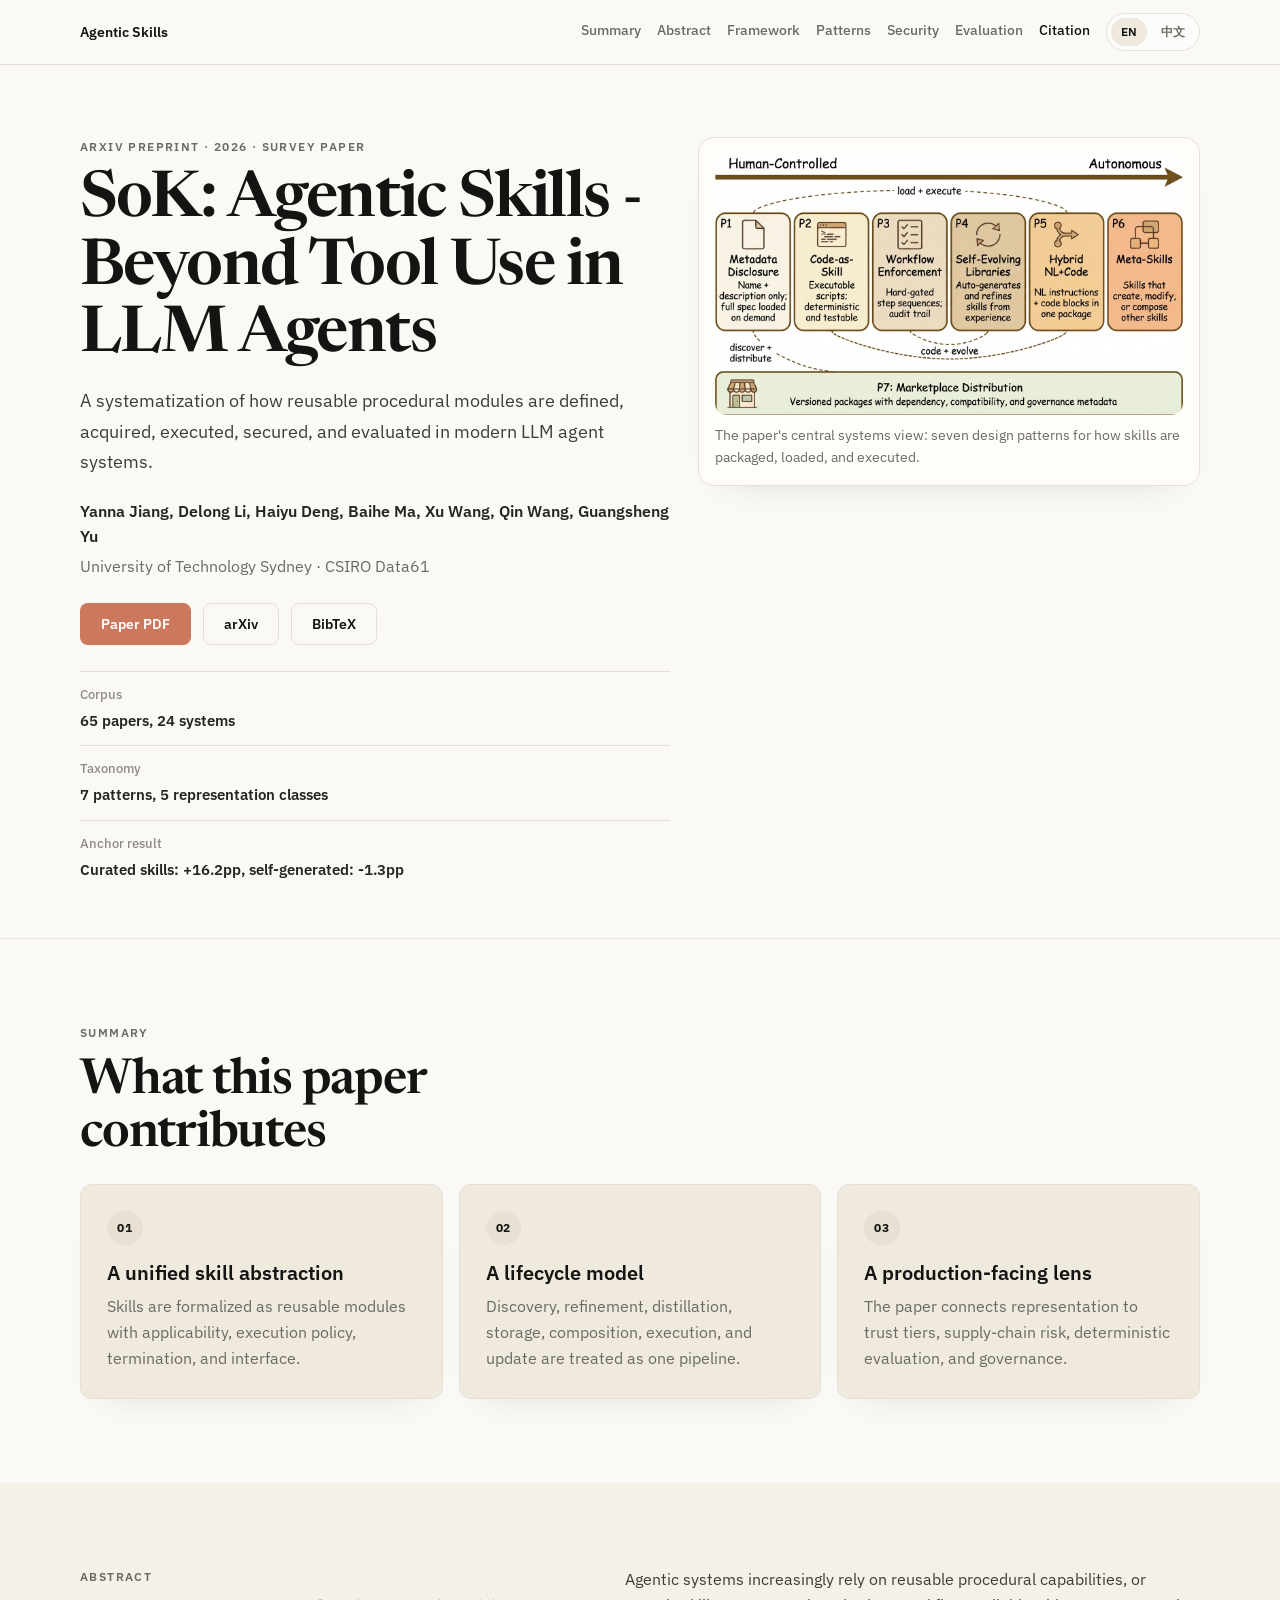
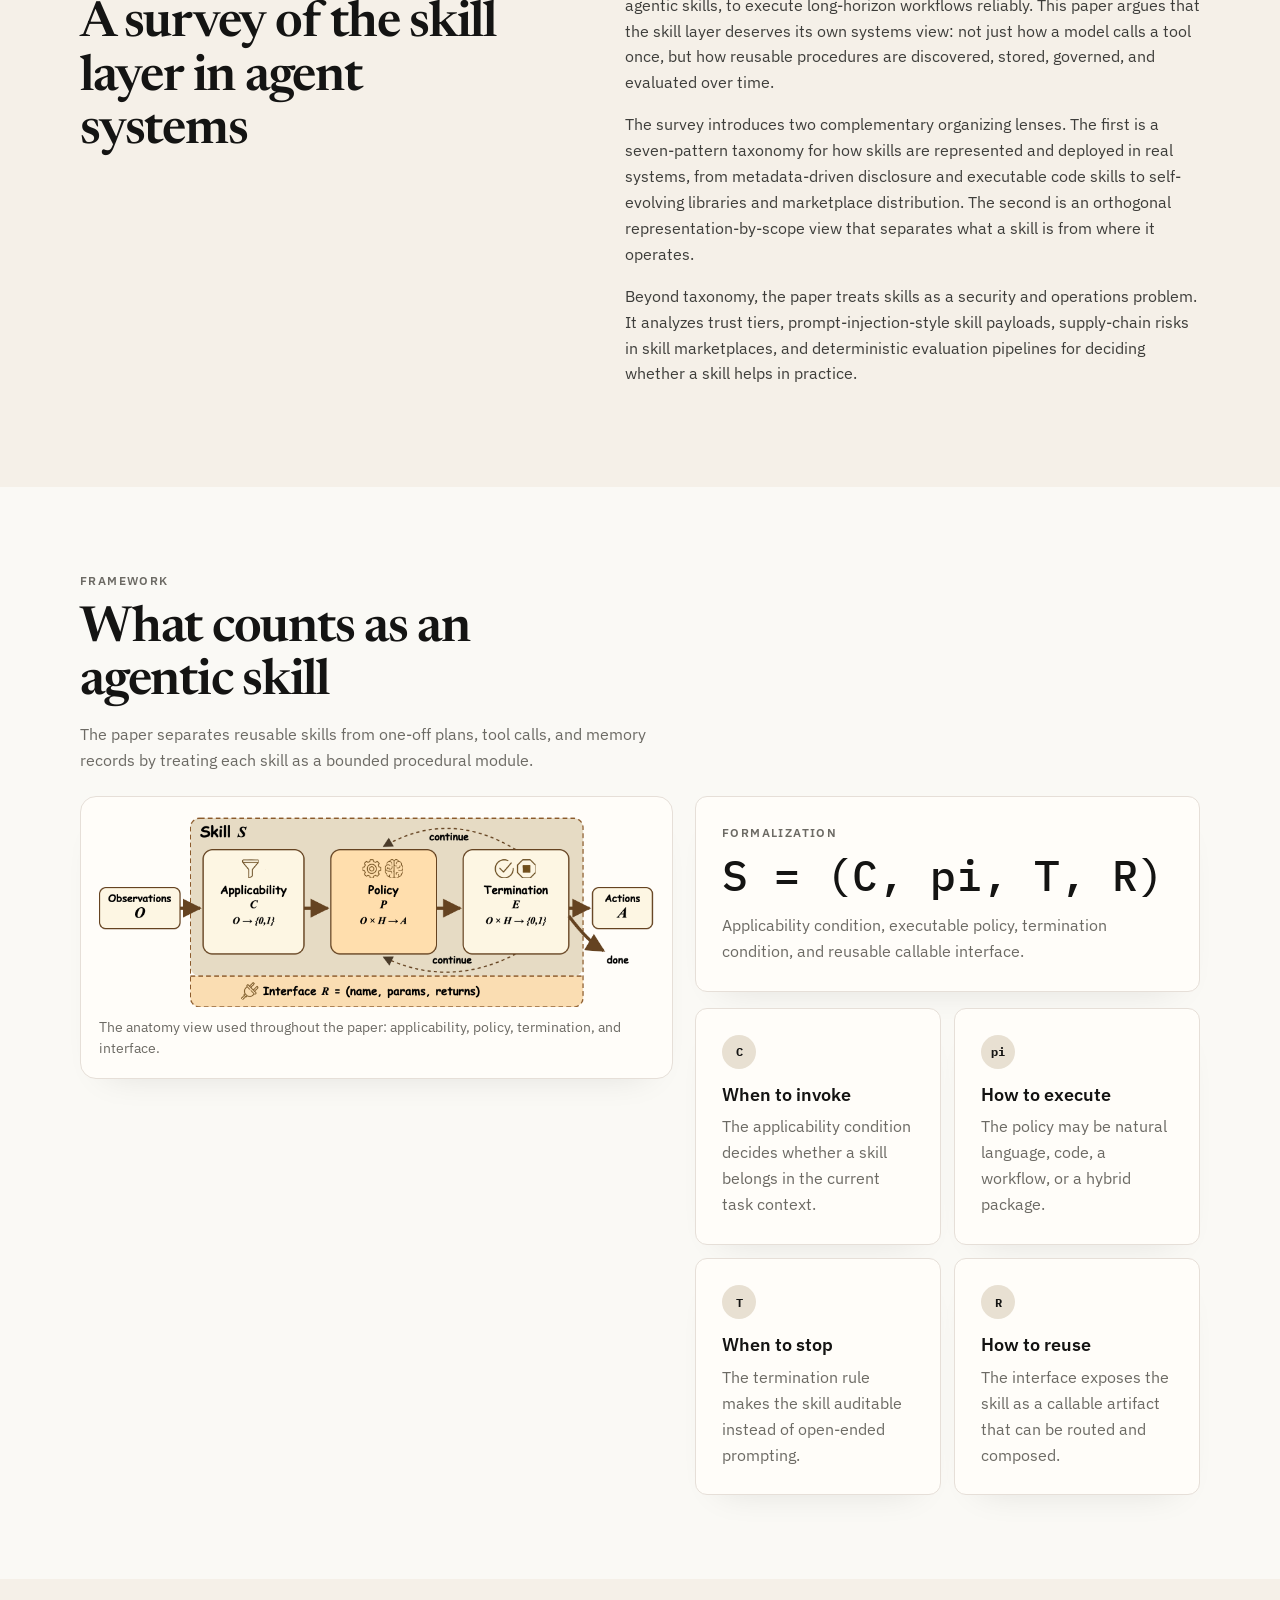
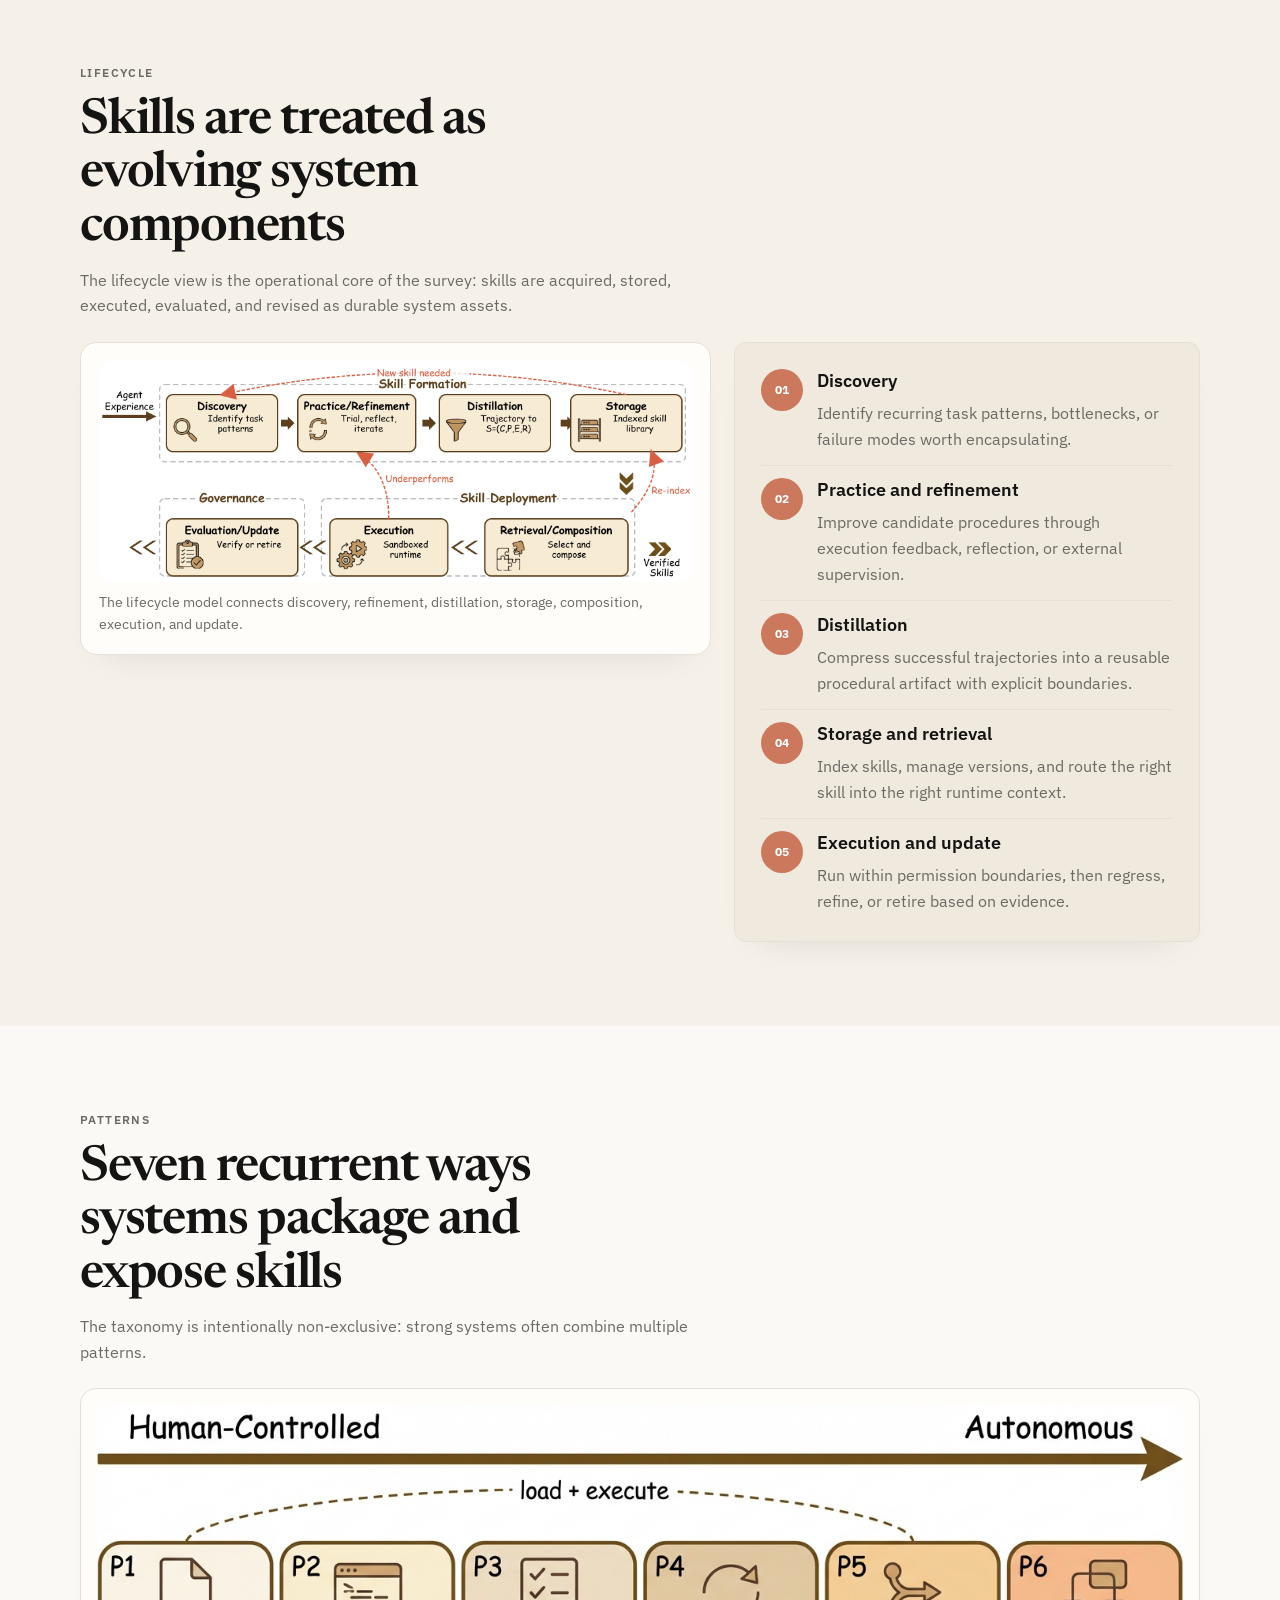
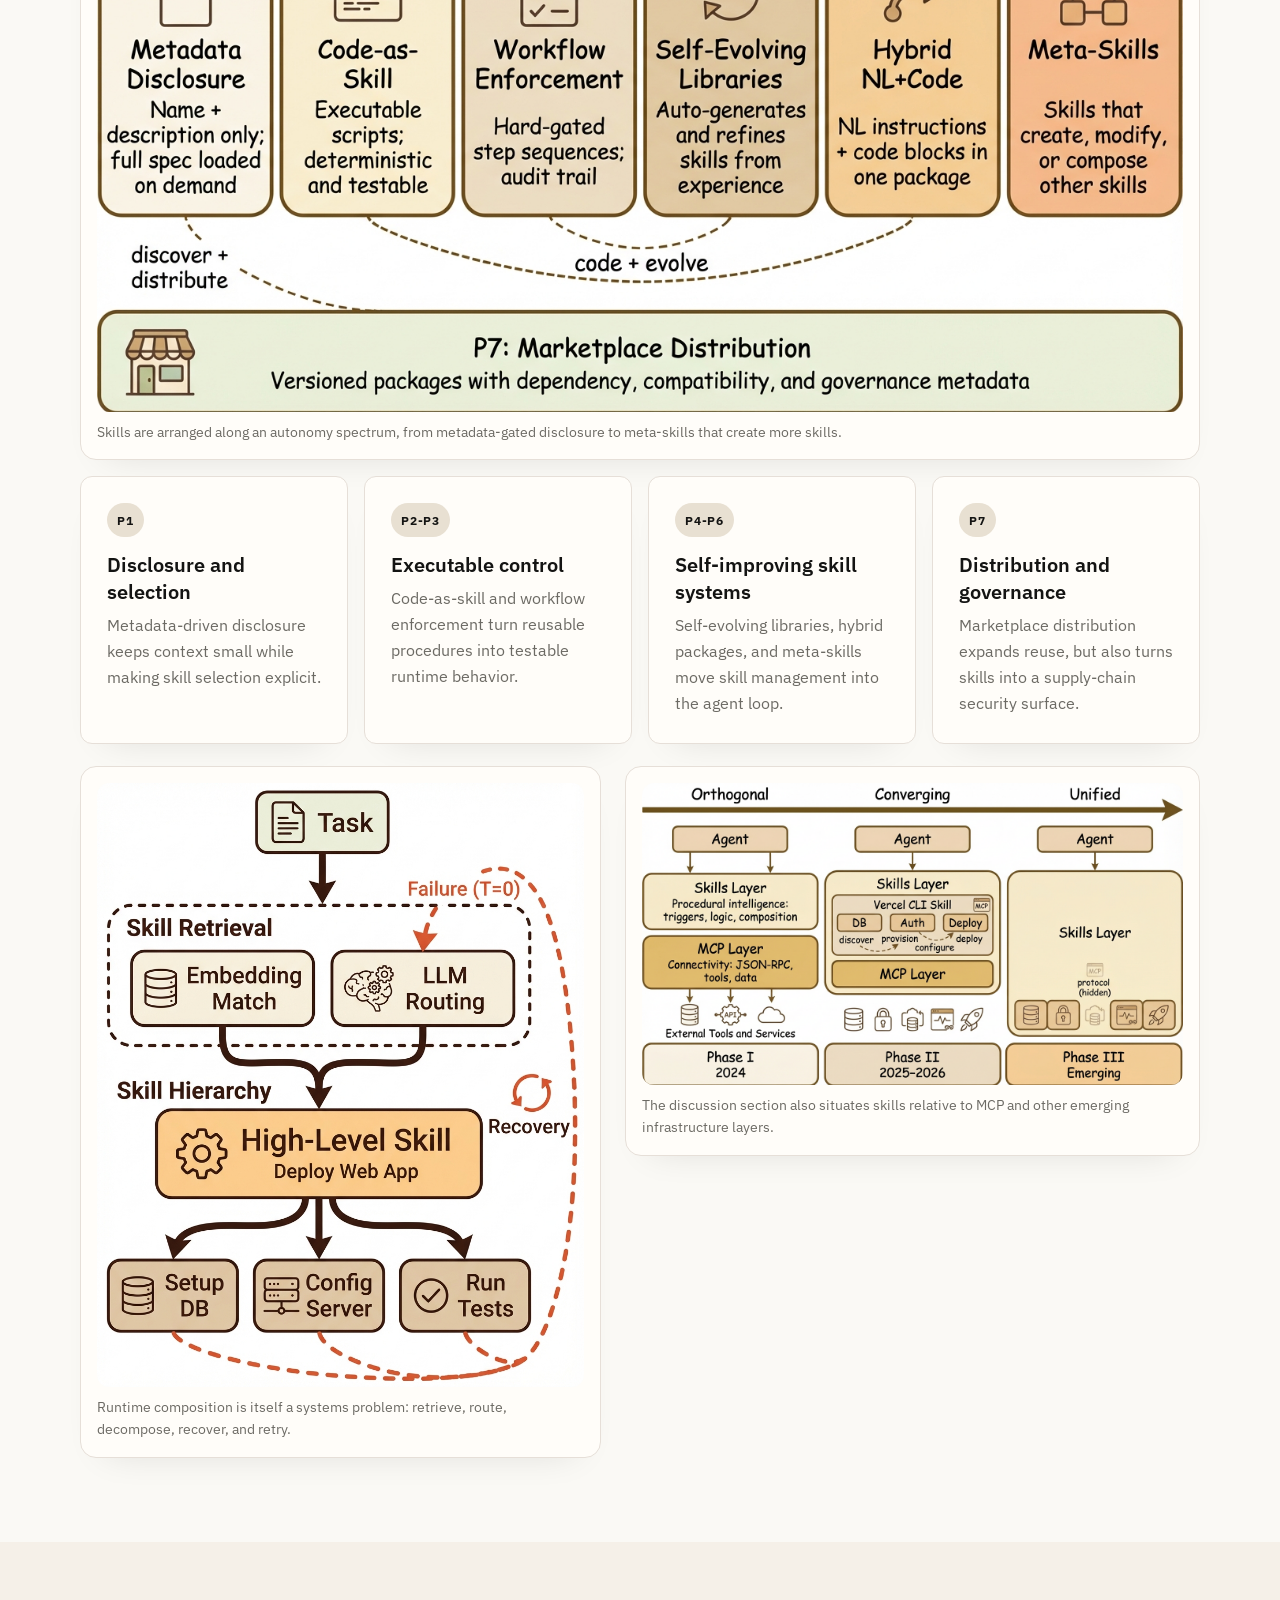
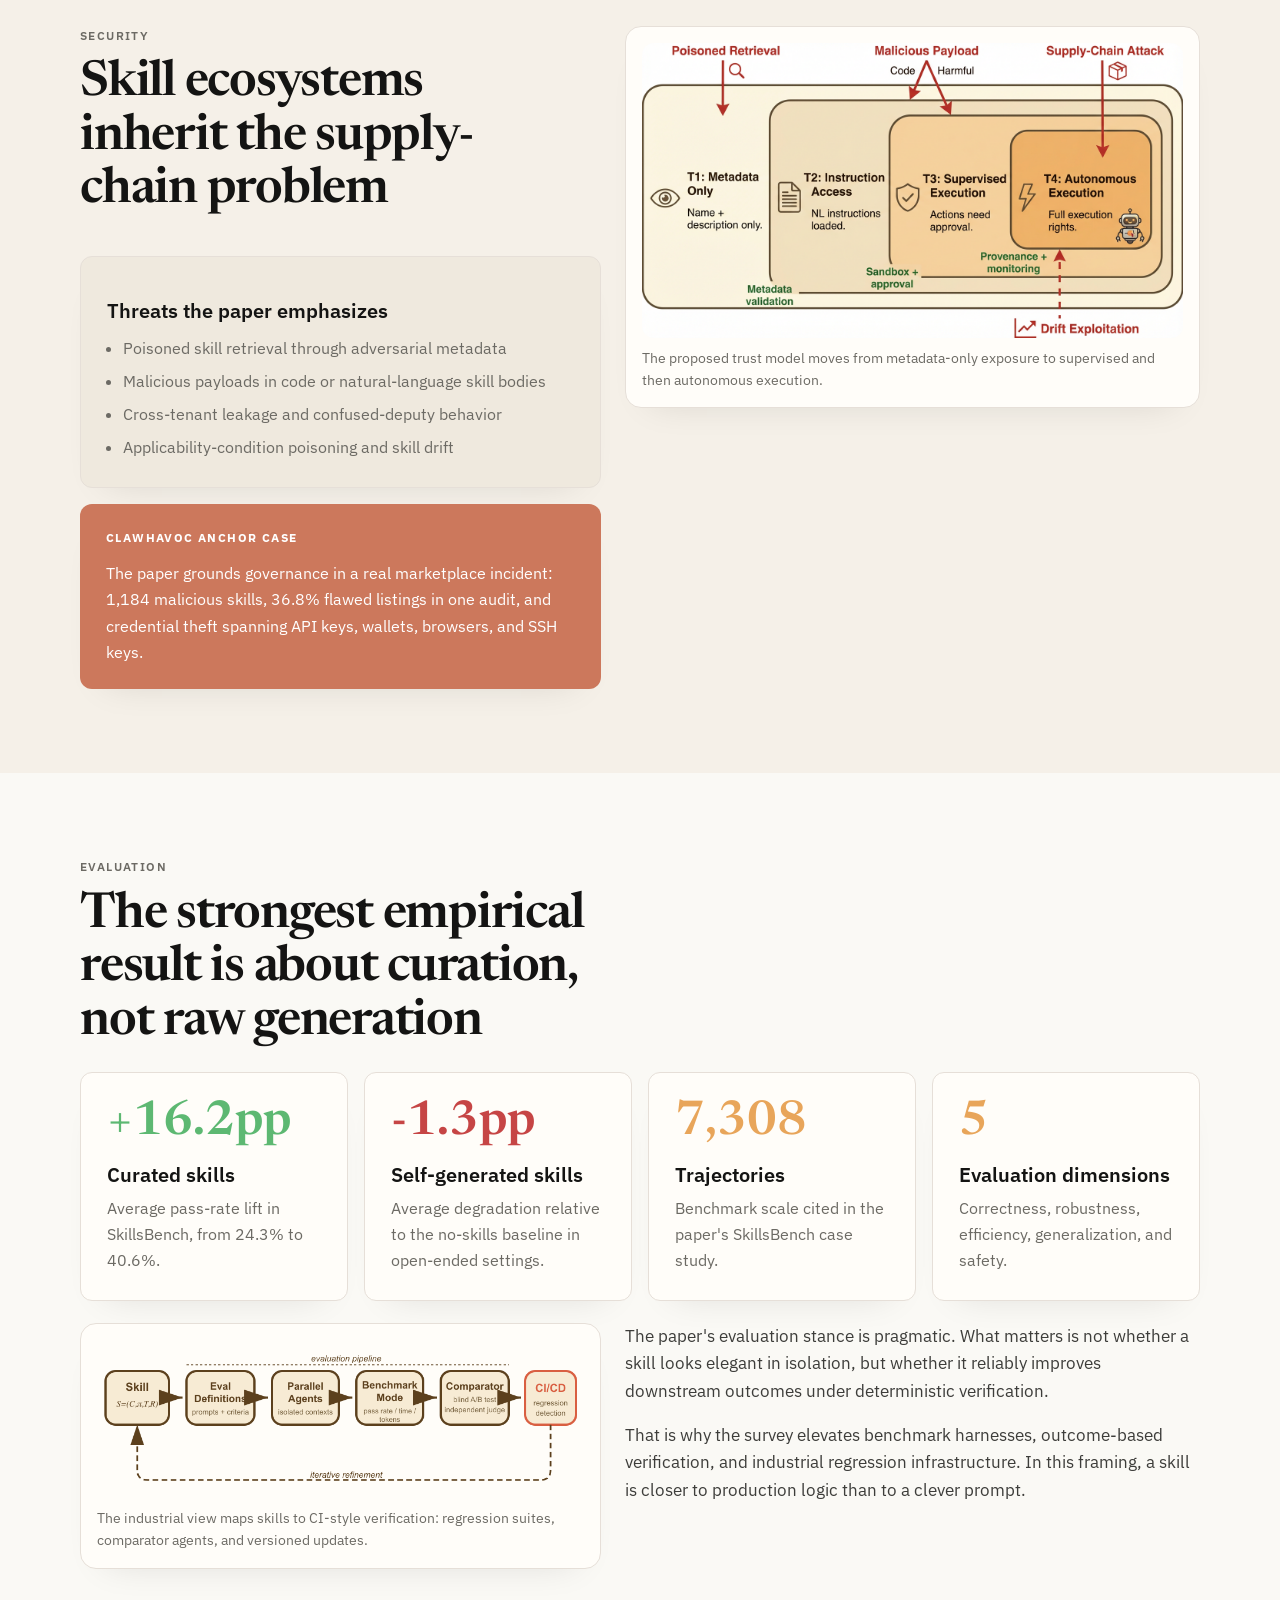
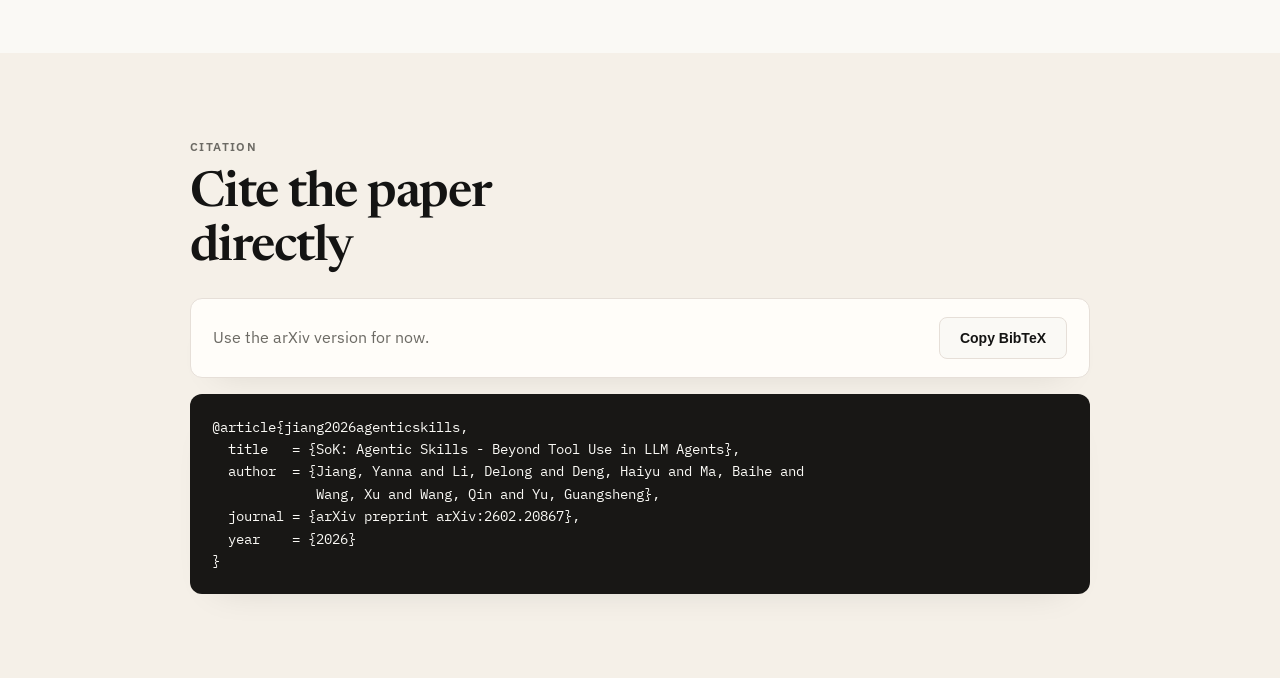
<file: papers/agentic-skills/index.html>
<!DOCTYPE html>
<html lang="en">
<head>
  <meta charset="UTF-8">
  <meta name="viewport" content="width=device-width, initial-scale=1.0">
  <title>SoK: Agentic Skills - Beyond Tool Use in LLM Agents</title>
  <meta name="description" content="Visual research guide to SoK: Agentic Skills, covering seven design patterns, skill lifecycle, representation, security, governance, and evaluation in LLM agents.">
  <meta name="robots" content="index,follow,max-image-preview:large">
  <meta name="theme-color" content="#faf9f5">
  <link rel="canonical" href="https://delong-l.github.io/papers/agentic-skills/">
  <link rel="alternate" hreflang="en" href="https://delong-l.github.io/papers/agentic-skills/">
  <link rel="alternate" hreflang="zh-CN" href="https://delong-l.github.io/zh/papers/agentic-skills/">
  <link rel="alternate" hreflang="x-default" href="https://delong-l.github.io/papers/agentic-skills/">

  <meta property="og:title" content="SoK: Agentic Skills - Beyond Tool Use in LLM Agents">
  <meta property="og:description" content="A visual research guide to agentic skill design patterns, lifecycle, representation, security, governance, and evaluation.">
  <meta property="og:type" content="article">
  <meta property="og:url" content="https://delong-l.github.io/papers/agentic-skills/">
  <meta property="og:image" content="https://delong-l.github.io/papers/agentic-skills/assets/pattern-spectrum.png">

  <meta name="twitter:card" content="summary_large_image">
  <meta name="twitter:title" content="SoK: Agentic Skills - Beyond Tool Use in LLM Agents">
  <meta name="twitter:description" content="Visual guide to agentic skill patterns, lifecycle, security, governance, and evaluation in LLM agents.">
  <meta name="twitter:image" content="https://delong-l.github.io/papers/agentic-skills/assets/pattern-spectrum.png">

  <script type="application/ld+json">
  {
    "@context": "https://schema.org",
    "@type": "ScholarlyArticle",
    "headline": "SoK: Agentic Skills - Beyond Tool Use in LLM Agents",
    "description": "A systematization of agentic skill design patterns, lifecycle, representation, security, governance, and evaluation in LLM agents.",
    "inLanguage": "en",
    "datePublished": "2026",
    "url": "https://delong-l.github.io/papers/agentic-skills/",
    "mainEntityOfPage": "https://delong-l.github.io/papers/agentic-skills/",
    "sameAs": "https://arxiv.org/abs/2602.20867",
    "identifier": "arXiv:2602.20867",
    "image": "https://delong-l.github.io/papers/agentic-skills/assets/pattern-spectrum.png",
    "keywords": ["agentic skills", "LLM agents", "AI agents", "skill lifecycle", "agent security", "agent evaluation"],
    "author": [
      {"@type": "Person", "name": "Yanna Jiang"},
      {"@type": "Person", "name": "Delong Li", "url": "https://delong-l.github.io/"},
      {"@type": "Person", "name": "Haiyu Deng"},
      {"@type": "Person", "name": "Baihe Ma"},
      {"@type": "Person", "name": "Xu Wang"},
      {"@type": "Person", "name": "Qin Wang"},
      {"@type": "Person", "name": "Guangsheng Yu"}
    ],
    "encoding": {
      "@type": "MediaObject",
      "contentUrl": "https://delong-l.github.io/papers/agentic-skills/paper.pdf",
      "encodingFormat": "application/pdf"
    }
  }
  </script>

  <link rel="preconnect" href="https://fonts.googleapis.com">
  <link rel="preconnect" href="https://fonts.gstatic.com" crossorigin>
  <link href="https://fonts.googleapis.com/css2?family=Newsreader:opsz,wght@6..72,500;6..72,600;6..72,700&family=IBM+Plex+Sans:wght@400;500;600;700&family=IBM+Plex+Mono:wght@400;500&display=swap" rel="stylesheet">
  <link rel="stylesheet" href="styles.css">
</head>
<body>
  <header class="site-header">
    <div class="shell topbar">
      <a class="brand" href="../../" aria-label="Back to Delong Li homepage">
        <span>Agentic Skills</span>
      </a>
      <div class="topbar-end">
        <nav class="nav-scroll" aria-label="Primary">
          <a href="#summary">Summary</a>
          <a href="#abstract">Abstract</a>
          <a href="#framework">Framework</a>
          <a href="#patterns">Patterns</a>
          <a href="#security">Security</a>
          <a href="#evaluation">Evaluation</a>
          <a href="#citation">Citation</a>
        </nav>
        <div class="lang-switch" aria-label="Language switch">
          <a class="lang-link active" href="/papers/agentic-skills/">EN</a>
          <a class="lang-link" href="/zh/papers/agentic-skills/">中文</a>
        </div>
      </div>
    </div>
  </header>

  <main id="top">
    <section class="hero">
      <div class="shell hero-grid">
        <div class="hero-copy">
          <p class="eyebrow">arXiv preprint · 2026 · survey paper</p>
          <h1>SoK: Agentic Skills - Beyond Tool Use in LLM Agents</h1>
          <p class="deck">
            A systematization of how reusable procedural modules are defined, acquired, executed,
            secured, and evaluated in modern LLM agent systems.
          </p>

          <div class="author-block">
            <p class="authors">Yanna Jiang, Delong Li, Haiyu Deng, Baihe Ma, Xu Wang, Qin Wang, Guangsheng Yu</p>
            <p class="affiliations">University of Technology Sydney · CSIRO Data61</p>
          </div>

          <div class="button-row">
            <a class="button primary" href="paper.pdf" target="_blank" rel="noopener">Paper PDF</a>
            <a class="button secondary" href="https://arxiv.org/abs/2602.20867" target="_blank" rel="noopener">arXiv</a>
            <a class="button secondary" href="#citation">BibTeX</a>
          </div>

          <div class="hero-facts">
            <article>
              <span class="fact-label">Corpus</span>
              <strong>65 papers, 24 systems</strong>
            </article>
            <article>
              <span class="fact-label">Taxonomy</span>
              <strong>7 patterns, 5 representation classes</strong>
            </article>
            <article>
              <span class="fact-label">Anchor result</span>
              <strong>Curated skills: +16.2pp, self-generated: -1.3pp</strong>
            </article>
          </div>
        </div>

        <figure class="hero-figure">
          <img src="assets/pattern-spectrum.png" alt="Seven design patterns for agentic skills">
          <figcaption>
            The paper's central systems view: seven design patterns for how skills are packaged, loaded, and executed.
          </figcaption>
        </figure>
      </div>
    </section>

    <section id="summary" class="section">
      <div class="shell">
        <div class="section-heading">
          <p class="kicker">Summary</p>
          <h2>What this paper contributes</h2>
        </div>

        <div class="card-grid three-up">
          <article class="feature-card">
            <span class="feature-index">01</span>
            <h3>A unified skill abstraction</h3>
            <p>
              Skills are formalized as reusable modules with applicability, execution policy, termination, and interface.
            </p>
          </article>
          <article class="feature-card">
            <span class="feature-index">02</span>
            <h3>A lifecycle model</h3>
            <p>
              Discovery, refinement, distillation, storage, composition, execution, and update are treated as one pipeline.
            </p>
          </article>
          <article class="feature-card">
            <span class="feature-index">03</span>
            <h3>A production-facing lens</h3>
            <p>
              The paper connects representation to trust tiers, supply-chain risk, deterministic evaluation, and governance.
            </p>
          </article>
        </div>
      </div>
    </section>

    <section id="abstract" class="section band-soft">
      <div class="shell split-layout">
        <div class="section-heading">
          <p class="kicker">Abstract</p>
          <h2>A survey of the skill layer in agent systems</h2>
        </div>

        <div class="prose">
          <p>
            Agentic systems increasingly rely on reusable procedural capabilities, or agentic skills, to execute
            long-horizon workflows reliably. This paper argues that the skill layer deserves its own systems view:
            not just how a model calls a tool once, but how reusable procedures are discovered, stored, governed,
            and evaluated over time.
          </p>
          <p>
            The survey introduces two complementary organizing lenses. The first is a seven-pattern taxonomy for how
            skills are represented and deployed in real systems, from metadata-driven disclosure and executable code
            skills to self-evolving libraries and marketplace distribution. The second is an orthogonal
            representation-by-scope view that separates what a skill is from where it operates.
          </p>
          <p>
            Beyond taxonomy, the paper treats skills as a security and operations problem. It analyzes trust tiers,
            prompt-injection-style skill payloads, supply-chain risks in skill marketplaces, and deterministic
            evaluation pipelines for deciding whether a skill helps in practice.
          </p>
        </div>
      </div>
    </section>

    <section id="framework" class="section">
      <div class="shell">
        <div class="section-heading wide-heading">
          <p class="kicker">Framework</p>
          <h2>What counts as an agentic skill</h2>
          <p class="section-note">
            The paper separates reusable skills from one-off plans, tool calls, and memory records by treating each skill as a bounded procedural module.
          </p>
        </div>

        <div class="framework-layout">
          <figure class="media-card figure-focus">
            <img src="assets/skill-anatomy.png" alt="Internal anatomy of an agentic skill">
            <figcaption>
              The anatomy view used throughout the paper: applicability, policy, termination, and interface.
            </figcaption>
          </figure>

          <div class="framework-copy">
            <article class="equation-card">
              <span class="equation-label">Formalization</span>
              <code>S = (C, pi, T, R)</code>
              <p>
                Applicability condition, executable policy, termination condition, and reusable callable interface.
              </p>
            </article>

            <div class="definition-grid">
              <article class="definition-card">
                <span>C</span>
                <h3>When to invoke</h3>
                <p>The applicability condition decides whether a skill belongs in the current task context.</p>
              </article>
              <article class="definition-card">
                <span>pi</span>
                <h3>How to execute</h3>
                <p>The policy may be natural language, code, a workflow, or a hybrid package.</p>
              </article>
              <article class="definition-card">
                <span>T</span>
                <h3>When to stop</h3>
                <p>The termination rule makes the skill auditable instead of open-ended prompting.</p>
              </article>
              <article class="definition-card">
                <span>R</span>
                <h3>How to reuse</h3>
                <p>The interface exposes the skill as a callable artifact that can be routed and composed.</p>
              </article>
            </div>
          </div>
        </div>
      </div>
    </section>

    <section id="lifecycle" class="section band-soft">
      <div class="shell">
        <div class="section-heading wide-heading">
          <p class="kicker">Lifecycle</p>
          <h2>Skills are treated as evolving system components</h2>
          <p class="section-note">
            The lifecycle view is the operational core of the survey: skills are acquired, stored, executed, evaluated, and revised as durable system assets.
          </p>
        </div>

        <div class="lifecycle-layout">
          <figure class="media-card figure-focus">
          <img src="assets/skill-lifecycle.png" alt="Agentic skill lifecycle diagram">
          <figcaption>
            The lifecycle model connects discovery, refinement, distillation, storage, composition, execution, and update.
          </figcaption>
          </figure>

          <div class="timeline-card step-list">
            <article>
              <span class="step-index">01</span>
              <div>
                <h3>Discovery</h3>
                <p>Identify recurring task patterns, bottlenecks, or failure modes worth encapsulating.</p>
              </div>
            </article>
            <article>
              <span class="step-index">02</span>
              <div>
                <h3>Practice and refinement</h3>
                <p>Improve candidate procedures through execution feedback, reflection, or external supervision.</p>
              </div>
            </article>
            <article>
              <span class="step-index">03</span>
              <div>
                <h3>Distillation</h3>
                <p>Compress successful trajectories into a reusable procedural artifact with explicit boundaries.</p>
              </div>
            </article>
            <article>
              <span class="step-index">04</span>
              <div>
                <h3>Storage and retrieval</h3>
                <p>Index skills, manage versions, and route the right skill into the right runtime context.</p>
              </div>
            </article>
            <article>
              <span class="step-index">05</span>
              <div>
                <h3>Execution and update</h3>
                <p>Run within permission boundaries, then regress, refine, or retire based on evidence.</p>
              </div>
            </article>
          </div>
        </div>
      </div>
    </section>

    <section id="patterns" class="section">
      <div class="shell">
        <div class="section-heading wide-heading">
          <p class="kicker">Patterns</p>
          <h2>Seven recurrent ways systems package and expose skills</h2>
          <p class="section-note">
            The taxonomy is intentionally non-exclusive: strong systems often combine multiple patterns.
          </p>
        </div>

        <figure class="wide-media">
          <img src="assets/pattern-spectrum.png" alt="Seven design patterns for agentic skills">
          <figcaption>
            Skills are arranged along an autonomy spectrum, from metadata-gated disclosure to meta-skills that create more skills.
          </figcaption>
        </figure>

        <div class="pattern-lenses">
          <article class="pattern-card pattern-lens">
            <span class="pattern-tag">P1</span>
            <h3>Disclosure and selection</h3>
            <p>Metadata-driven disclosure keeps context small while making skill selection explicit.</p>
          </article>
          <article class="pattern-card pattern-lens">
            <span class="pattern-tag">P2-P3</span>
            <h3>Executable control</h3>
            <p>Code-as-skill and workflow enforcement turn reusable procedures into testable runtime behavior.</p>
          </article>
          <article class="pattern-card pattern-lens">
            <span class="pattern-tag">P4-P6</span>
            <h3>Self-improving skill systems</h3>
            <p>Self-evolving libraries, hybrid packages, and meta-skills move skill management into the agent loop.</p>
          </article>
          <article class="pattern-card pattern-lens">
            <span class="pattern-tag">P7</span>
            <h3>Distribution and governance</h3>
            <p>Marketplace distribution expands reuse, but also turns skills into a supply-chain security surface.</p>
          </article>
        </div>

        <div class="split-layout lower-split">
          <figure class="media-card">
            <img src="assets/skill-composition.png" alt="Skill composition and orchestration">
            <figcaption>
              Runtime composition is itself a systems problem: retrieve, route, decompose, recover, and retry.
            </figcaption>
          </figure>

          <figure class="media-card">
            <img src="assets/mcp-skills-evolution.png" alt="Relationship between MCP and skills">
            <figcaption>
              The discussion section also situates skills relative to MCP and other emerging infrastructure layers.
            </figcaption>
          </figure>
        </div>
      </div>
    </section>

    <section id="security" class="section band-soft">
      <div class="shell split-layout">
        <div class="text-stack">
          <div class="section-heading">
            <p class="kicker">Security</p>
            <h2>Skill ecosystems inherit the supply-chain problem</h2>
          </div>

          <article class="callout-card">
            <h3>Threats the paper emphasizes</h3>
            <ul>
              <li>Poisoned skill retrieval through adversarial metadata</li>
              <li>Malicious payloads in code or natural-language skill bodies</li>
              <li>Cross-tenant leakage and confused-deputy behavior</li>
              <li>Applicability-condition poisoning and skill drift</li>
            </ul>
          </article>

          <article class="coral-note">
            <span>ClawHavoc anchor case</span>
            <p>
              The paper grounds governance in a real marketplace incident: 1,184 malicious skills, 36.8% flawed
              listings in one audit, and credential theft spanning API keys, wallets, browsers, and SSH keys.
            </p>
          </article>
        </div>

        <figure class="media-card">
          <img src="assets/trust-tiers.png" alt="Trust-tiered threat model for skill governance">
          <figcaption>
            The proposed trust model moves from metadata-only exposure to supervised and then autonomous execution.
          </figcaption>
        </figure>
      </div>
    </section>

    <section id="evaluation" class="section">
      <div class="shell">
        <div class="section-heading wide-heading">
          <p class="kicker">Evaluation</p>
          <h2>The strongest empirical result is about curation, not raw generation</h2>
        </div>

        <div class="stats-band">
          <article class="stat-panel good">
            <span class="stat-number">+16.2pp</span>
            <h3>Curated skills</h3>
            <p>Average pass-rate lift in SkillsBench, from 24.3% to 40.6%.</p>
          </article>
          <article class="stat-panel bad">
            <span class="stat-number">-1.3pp</span>
            <h3>Self-generated skills</h3>
            <p>Average degradation relative to the no-skills baseline in open-ended settings.</p>
          </article>
          <article class="stat-panel neutral">
            <span class="stat-number">7,308</span>
            <h3>Trajectories</h3>
            <p>Benchmark scale cited in the paper's SkillsBench case study.</p>
          </article>
          <article class="stat-panel neutral">
            <span class="stat-number">5</span>
            <h3>Evaluation dimensions</h3>
            <p>Correctness, robustness, efficiency, generalization, and safety.</p>
          </article>
        </div>

        <div class="split-layout lower-split">
          <figure class="media-card">
            <img src="assets/skill-eval-pipeline.png" alt="Industrial evaluation pipeline for skills">
            <figcaption>
              The industrial view maps skills to CI-style verification: regression suites, comparator agents, and versioned updates.
            </figcaption>
          </figure>

          <div class="prose prose-large">
            <p>
              The paper's evaluation stance is pragmatic. What matters is not whether a skill looks elegant in isolation,
              but whether it reliably improves downstream outcomes under deterministic verification.
            </p>
            <p>
              That is why the survey elevates benchmark harnesses, outcome-based verification, and industrial regression
              infrastructure. In this framing, a skill is closer to production logic than to a clever prompt.
            </p>
          </div>
        </div>
      </div>
    </section>

    <section id="citation" class="section band-soft">
      <div class="shell citation-shell">
        <div class="section-heading">
          <p class="kicker">Citation</p>
          <h2>Cite the paper directly</h2>
        </div>

        <div class="citation-toolbar">
          <p>Use the arXiv version for now.</p>
          <button id="copy-citation" class="button secondary" type="button">Copy BibTeX</button>
        </div>

        <pre id="citation-block">@article{jiang2026agenticskills,
  title   = {SoK: Agentic Skills - Beyond Tool Use in LLM Agents},
  author  = {Jiang, Yanna and Li, Delong and Deng, Haiyu and Ma, Baihe and
             Wang, Xu and Wang, Qin and Yu, Guangsheng},
  journal = {arXiv preprint arXiv:2602.20867},
  year    = {2026}
}</pre>
      </div>
    </section>
  </main>

  <script src="script.js"></script>
</body>
</html>
</file>
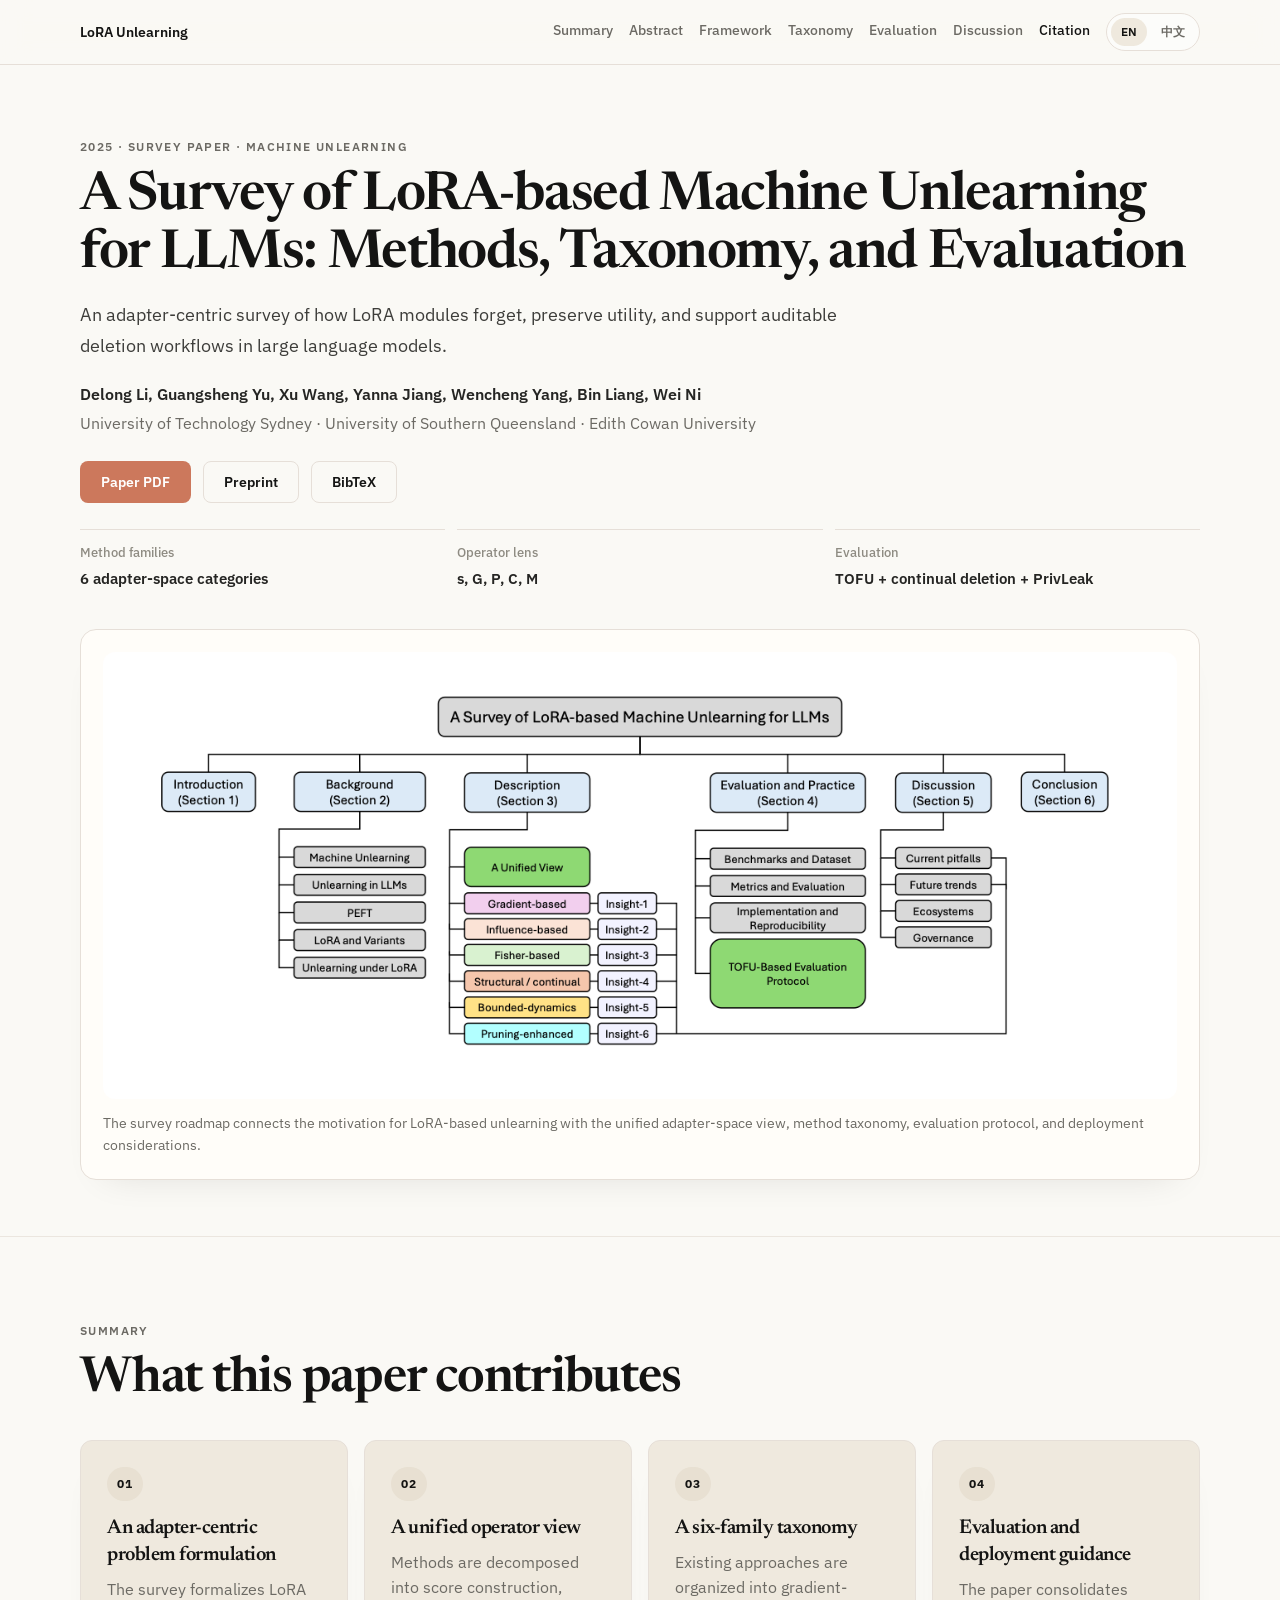
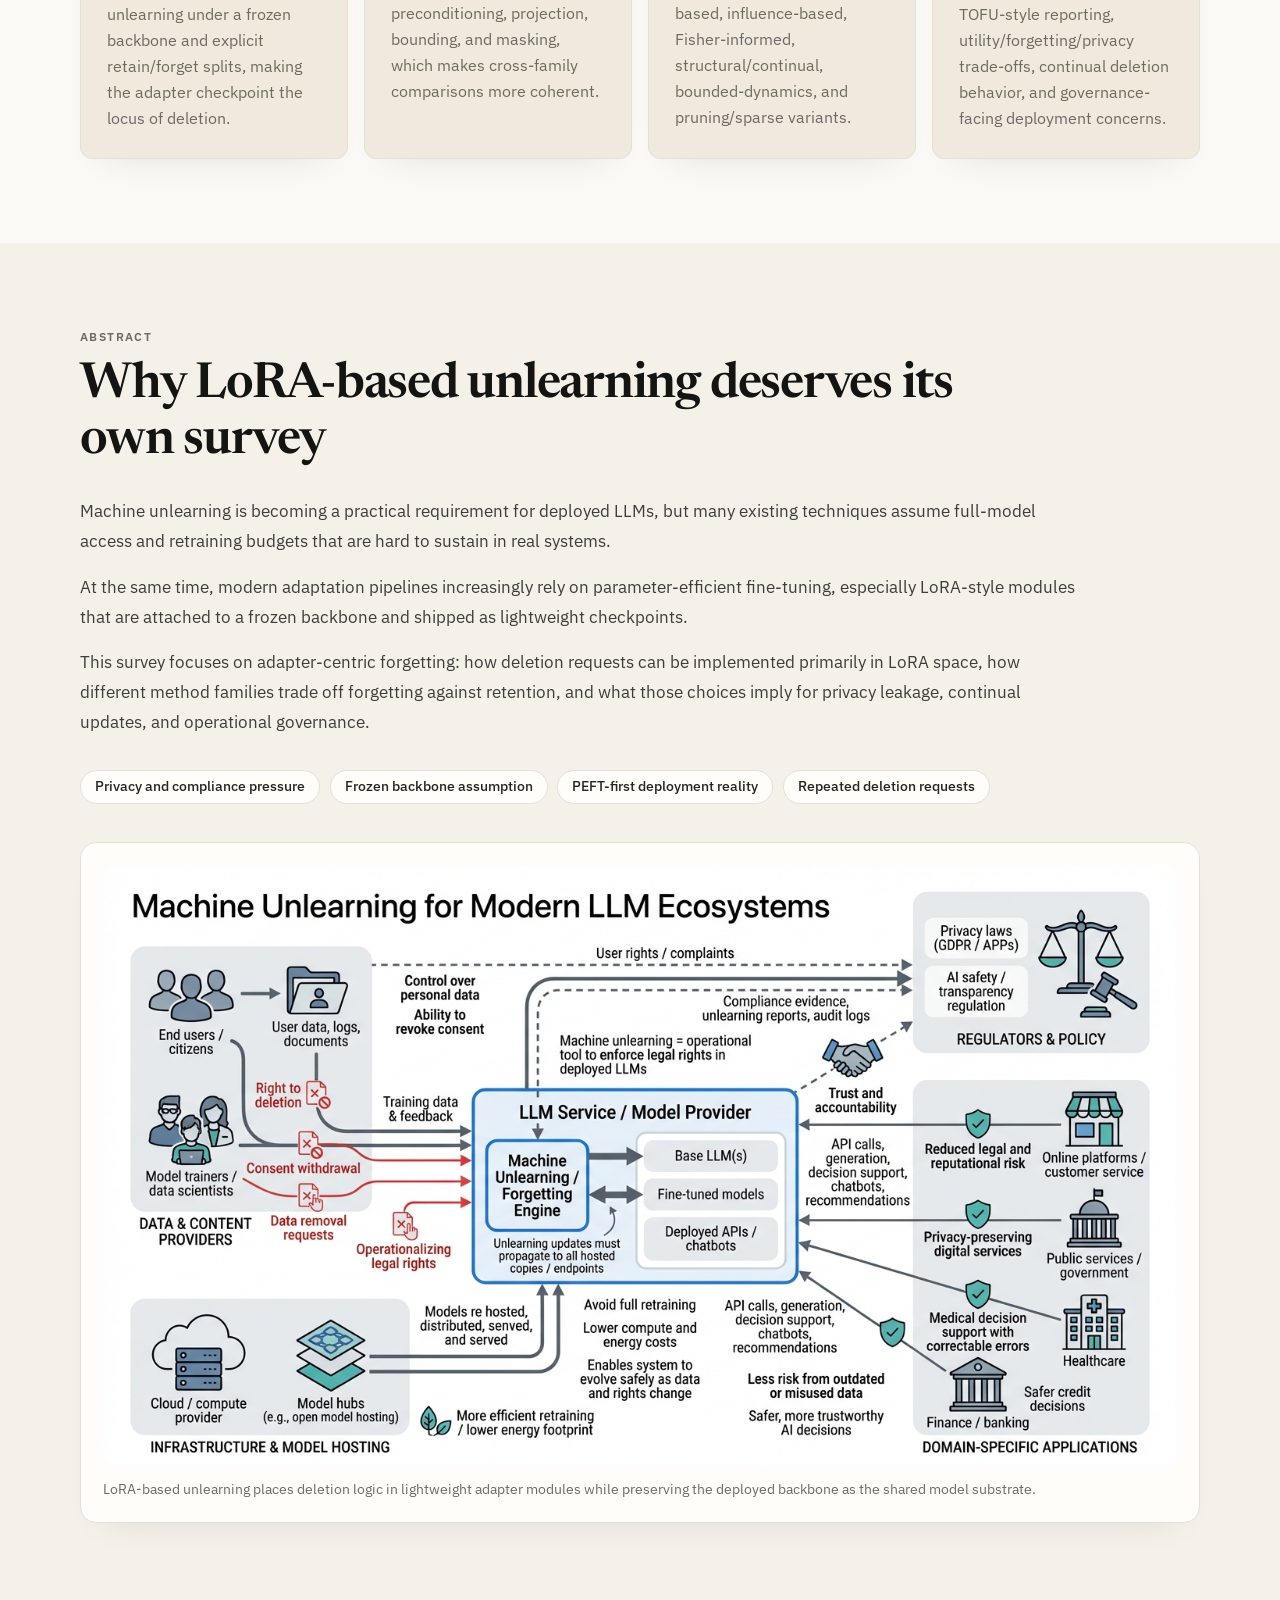
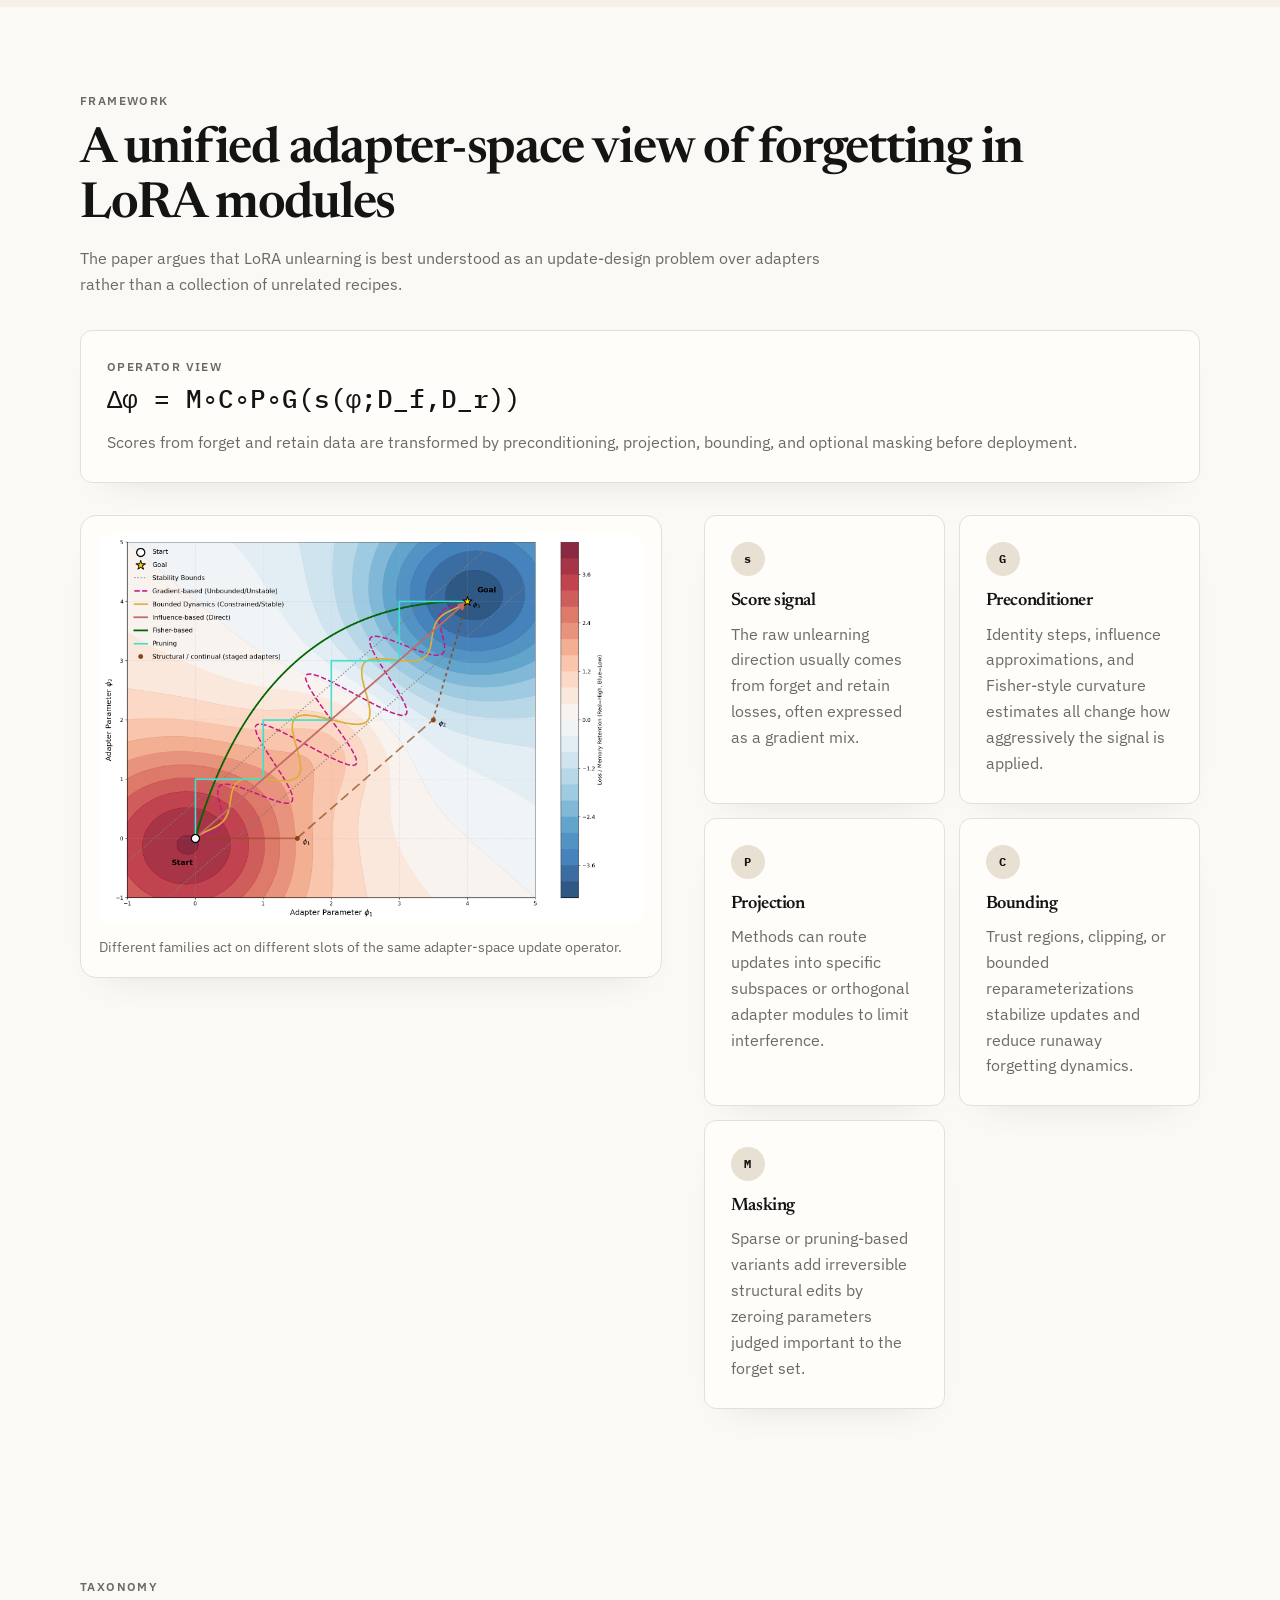
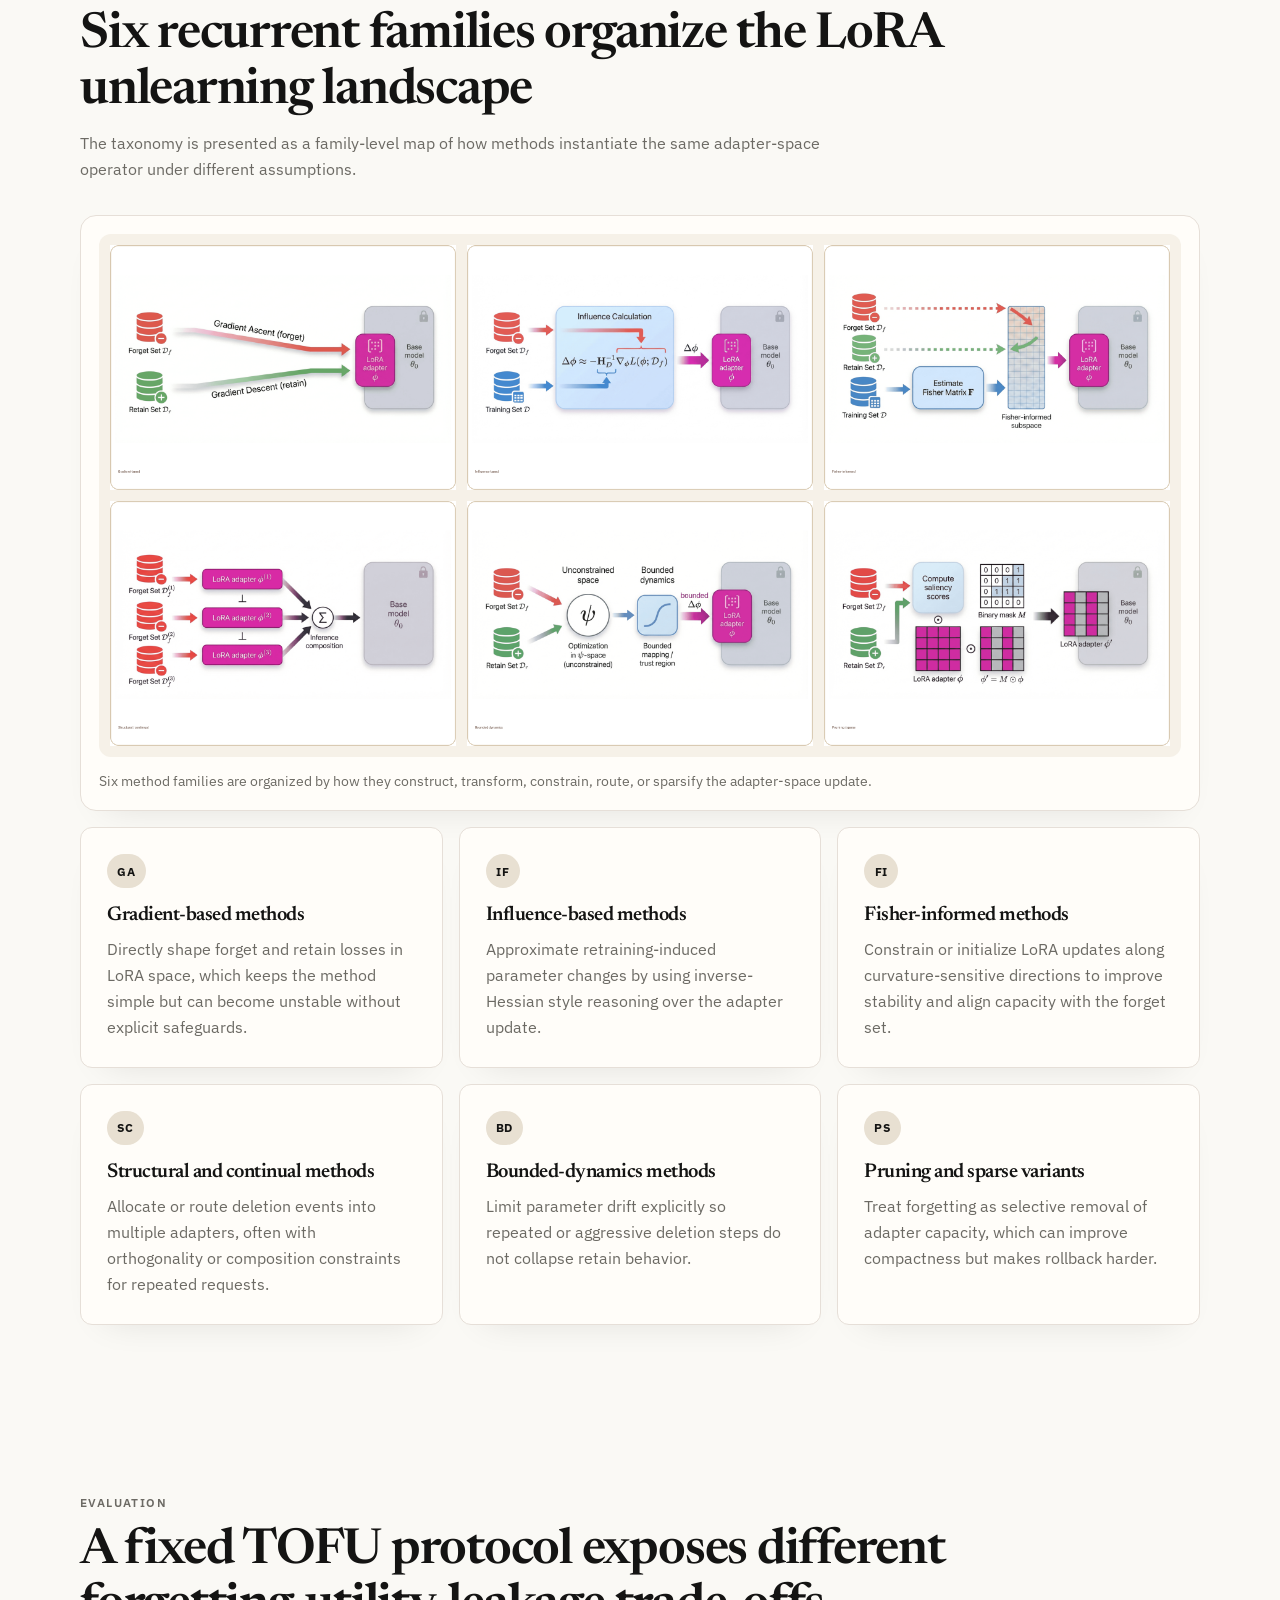
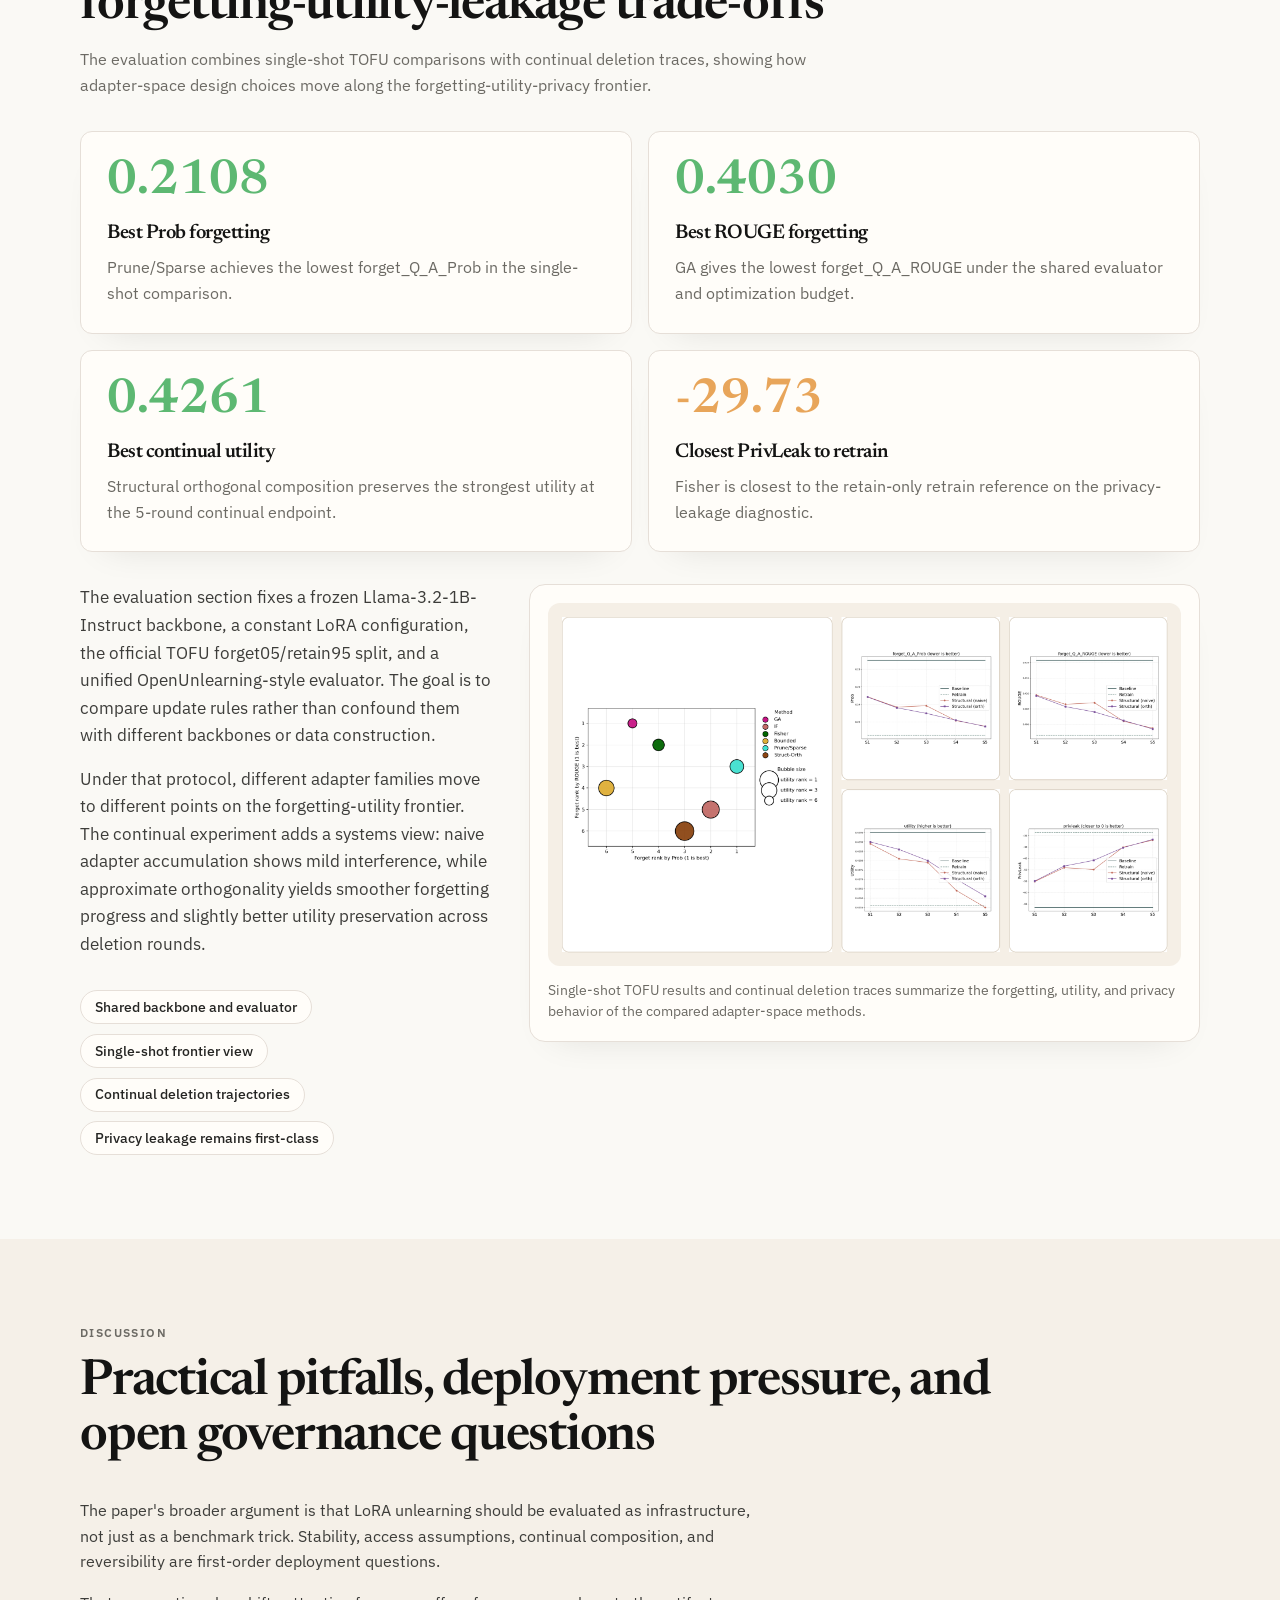
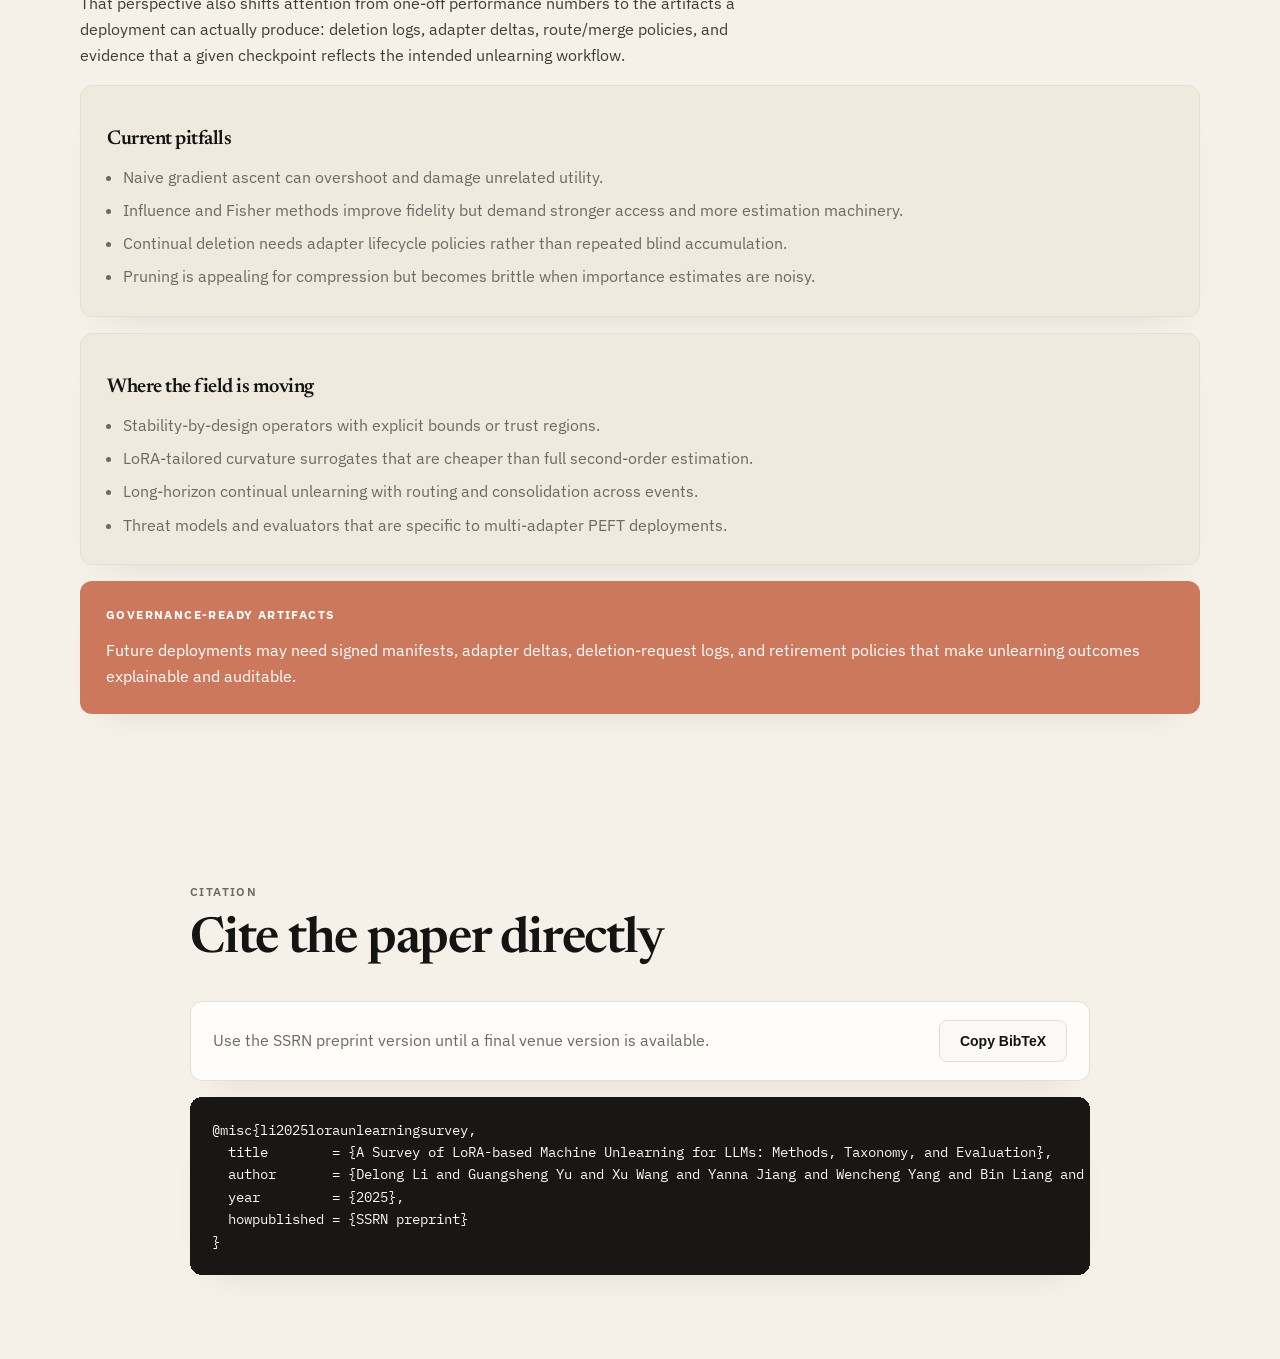
<file: papers/lora-unlearning/index.html>
<!DOCTYPE html>
<html lang="en">
<head>
  <meta charset="UTF-8">
  <meta name="viewport" content="width=device-width, initial-scale=1.0">
  <title>LoRA-based Machine Unlearning for LLMs | Survey &amp; Evaluation Guide</title>
  <meta name="description" content="Visual survey of LoRA-based machine unlearning for LLMs, covering adapter-space operators, six method families, TOFU evaluation, privacy, and continual deletion.">
  <meta name="robots" content="index,follow,max-image-preview:large">
  <meta name="theme-color" content="#faf9f5">
  <link rel="canonical" href="https://delong-l.github.io/papers/lora-unlearning/">

  <meta property="og:title" content="LoRA-based Machine Unlearning for LLMs | Survey &amp; Evaluation Guide">
  <meta property="og:description" content="Visual survey covering adapter-space operators, six LoRA unlearning method families, TOFU evaluation, privacy, and continual deletion.">
  <meta property="og:type" content="article">
  <meta property="og:url" content="https://delong-l.github.io/papers/lora-unlearning/">
  <meta property="og:image" content="https://delong-l.github.io/papers/lora-unlearning/assets/method-taxonomy-grid.png">

  <meta name="twitter:card" content="summary_large_image">
  <meta name="twitter:title" content="LoRA-based Machine Unlearning for LLMs | Survey Guide">
  <meta name="twitter:description" content="Adapter-space taxonomy, six method families, TOFU evaluation, privacy, and continual deletion for LoRA-based LLM unlearning.">
  <meta name="twitter:image" content="https://delong-l.github.io/papers/lora-unlearning/assets/method-taxonomy-grid.png">

  <script type="application/ld+json">
  {
    "@context": "https://schema.org",
    "@type": "ScholarlyArticle",
    "headline": "A Survey of LoRA-based Machine Unlearning for LLMs: Methods, Taxonomy, and Evaluation",
    "description": "A survey of adapter-centric machine unlearning for large language models, covering a unified operator view, six method families, evaluation, privacy, and continual deletion.",
    "inLanguage": "en",
    "datePublished": "2025",
    "url": "https://delong-l.github.io/papers/lora-unlearning/",
    "mainEntityOfPage": "https://delong-l.github.io/papers/lora-unlearning/",
    "sameAs": "https://papers.ssrn.com/sol3/papers.cfm?abstract_id=5866522",
    "identifier": "SSRN:5866522",
    "image": "https://delong-l.github.io/papers/lora-unlearning/assets/method-taxonomy-grid.png",
    "keywords": ["machine unlearning", "LoRA", "large language models", "TOFU", "privacy", "continual deletion"],
    "author": [
      {"@type": "Person", "name": "Delong Li", "url": "https://delong-l.github.io/"},
      {"@type": "Person", "name": "Guangsheng Yu"},
      {"@type": "Person", "name": "Xu Wang"},
      {"@type": "Person", "name": "Yanna Jiang"},
      {"@type": "Person", "name": "Wencheng Yang"},
      {"@type": "Person", "name": "Bin Liang"},
      {"@type": "Person", "name": "Wei Ni"}
    ],
    "encoding": {
      "@type": "MediaObject",
      "contentUrl": "https://delong-l.github.io/papers/lora-unlearning/paper.pdf",
      "encodingFormat": "application/pdf"
    }
  }
  </script>

  <link rel="preconnect" href="https://fonts.googleapis.com">
  <link rel="preconnect" href="https://fonts.gstatic.com" crossorigin>
  <link href="https://fonts.googleapis.com/css2?family=Newsreader:opsz,wght@6..72,500;6..72,600;6..72,700&amp;family=IBM+Plex+Sans:wght@400;500;600;700&amp;family=IBM+Plex+Mono:wght@400;500&amp;display=swap" rel="stylesheet">
  <link rel="stylesheet" href="styles.css">
  <link rel="alternate" hreflang="en" href="https://delong-l.github.io/papers/lora-unlearning/" data-generated="alternate">
  <link rel="alternate" hreflang="zh-CN" href="https://delong-l.github.io/zh/papers/lora-unlearning/" data-generated="alternate">
  <link rel="alternate" hreflang="x-default" href="https://delong-l.github.io/papers/lora-unlearning/" data-generated="alternate">
</head>
<body>
  <header class="site-header">
    <div class="shell topbar">
      <a class="brand" href="#top" aria-label="Back to top" id="brand-link">
        <span class="brand-mark" aria-hidden="true" hidden></span>
        <span id="brand-title">Paper page</span>
      </a>
      <div class="topbar-end">
        <nav class="nav-scroll" aria-label="Primary" id="nav-links"></nav>
        <div class="lang-switch" aria-label="Language switch" id="lang-switch" hidden></div>
      </div>
    </div>
  </header>

  <main id="top">
    <section class="hero" id="hero-root">
      <div class="shell hero-grid">
        <div class="hero-copy">
          <p class="eyebrow">2025 · survey paper · machine unlearning</p>
          <h1>A Survey of LoRA-based Machine Unlearning for LLMs: Methods, Taxonomy, and Evaluation</h1>
          <p class="deck">An adapter-centric survey of how LoRA modules forget, preserve utility, and support auditable deletion workflows in large language models.</p>
          <div class="author-block">
            <p class="authors">Delong Li, Guangsheng Yu, Xu Wang, Yanna Jiang, Wencheng Yang, Bin Liang, Wei Ni</p>
            <p class="affiliations">University of Technology Sydney · University of Southern Queensland · Edith Cowan University</p>
          </div>
          <div class="button-row">
            <a class="button primary" href="paper.pdf" target="_blank" rel="noopener">Paper PDF</a>
            <a class="button secondary" href="https://papers.ssrn.com/sol3/papers.cfm?abstract_id=5866522" target="_blank" rel="noopener">Preprint</a>
            <a class="button secondary" href="#citation">BibTeX</a>
          </div>
          <div class="hero-facts">
            <article><span class="fact-label">Method families</span><strong>6 adapter-space categories</strong></article>
            <article><span class="fact-label">Operator lens</span><strong>s, G, P, C, M</strong></article>
            <article><span class="fact-label">Evaluation</span><strong>TOFU + continual deletion + PrivLeak</strong></article>
          </div>
        </div>
        <figure class="hero-figure figure-roadmap">
          <img src="assets/survey-roadmap.png" alt="Roadmap from LoRA unlearning motivation to taxonomy, evaluation, and governance">
          <figcaption>The survey connects the motivation for LoRA-based unlearning with a unified adapter-space view, method taxonomy, evaluation protocol, and deployment considerations.</figcaption>
        </figure>
      </div>
    </section>
    <section class="section" id="summary-root">
      <div class="shell">
        <div class="section-heading"><p class="kicker">Summary</p><h2>What this paper contributes</h2></div>
        <div class="feature-grid">
          <article class="feature-card"><span class="feature-index">01</span><h3>An adapter-centric problem formulation</h3><p>The survey formalizes LoRA unlearning under a frozen backbone and explicit retain and forget splits, making the adapter checkpoint the locus of deletion.</p></article>
          <article class="feature-card"><span class="feature-index">02</span><h3>A unified operator view</h3><p>Methods are decomposed into score construction, preconditioning, projection, bounding, and masking for coherent cross-family comparison.</p></article>
          <article class="feature-card"><span class="feature-index">03</span><h3>A six-family taxonomy</h3><p>Existing approaches are organized into gradient, influence, Fisher, structural, bounded-dynamics, and pruning or sparse variants.</p></article>
          <article class="feature-card"><span class="feature-index">04</span><h3>Evaluation and deployment guidance</h3><p>The paper consolidates TOFU-style reporting, utility and privacy trade-offs, continual deletion behavior, and governance concerns.</p></article>
        </div>
      </div>
    </section>
    <div id="sections-root">
      <section class="section band-soft" id="abstract">
        <div class="shell">
          <div class="section-heading"><p class="kicker">Abstract</p><h2>Why LoRA-based unlearning deserves its own survey</h2></div>
          <div class="prose">
            <p>Machine unlearning is becoming a practical requirement for deployed LLMs, but many existing techniques assume full-model access and retraining budgets that are difficult to sustain in real systems.</p>
            <p>Modern adaptation pipelines increasingly rely on parameter-efficient fine-tuning, especially LoRA modules attached to a frozen backbone and distributed as lightweight checkpoints.</p>
            <p>This survey focuses on adapter-centric forgetting: how deletion requests can be implemented primarily in LoRA space, how method families trade forgetting against retention, and what those choices imply for privacy leakage, continual updates, and operational governance.</p>
          </div>
        </div>
      </section>
    </div>
    <section class="section band-soft" id="citation"></section>
  </main>

  <footer class="site-footer" id="site-footer" hidden>
    <div class="shell footer-row" id="footer-root"></div>
  </footer>
  <script id="paper-visualization-config" type="application/json" data-generated="paper-config">
{
  "site": {
    "title": "A Survey of LoRA-based Machine Unlearning for LLMs: Methods, Taxonomy, and Evaluation",
    "og_title": "LoRA-based Machine Unlearning for LLMs | Survey & Evaluation Guide",
    "short_title": "LoRA Unlearning",
    "lang": "en",
    "kicker": "2025 · survey paper · machine unlearning",
    "subtitle": "An adapter-centric survey of how LoRA modules forget, preserve utility, and support auditable deletion workflows in large language models.",
    "meta_description": "Visual survey of LoRA-based machine unlearning for LLMs, covering adapter-space operators, six method families, TOFU evaluation, privacy, and continual deletion.",
    "theme_color": "#faf9f5",
    "canonical_url": "https://delong-l.github.io/papers/lora-unlearning/",
    "og_url": "https://delong-l.github.io/papers/lora-unlearning/",
    "og_image": "https://delong-l.github.io/papers/lora-unlearning/assets/method-taxonomy-grid.png",
    "alternates": [
      {
        "hreflang": "en",
        "href": "https://delong-l.github.io/papers/lora-unlearning/"
      },
      {
        "hreflang": "zh-CN",
        "href": "https://delong-l.github.io/zh/papers/lora-unlearning/"
      },
      {
        "hreflang": "x-default",
        "href": "https://delong-l.github.io/papers/lora-unlearning/"
      }
    ],
    "brand_home_url": "/",
    "brand_aria_label": "Back to top",
    "show_brand_mark": false,
    "language_switch": {
      "aria_label": "Language switch",
      "links": [
        {
          "label": "EN",
          "href": "/papers/lora-unlearning/",
          "active": true
        },
        {
          "label": "中文",
          "href": "/zh/papers/lora-unlearning/"
        }
      ]
    },
    "links": [
      {
        "label": "Paper PDF",
        "href": "paper.pdf",
        "primary": true
      },
      {
        "label": "Preprint",
        "href": "https://papers.ssrn.com/sol3/papers.cfm?abstract_id=5866522"
      },
      {
        "label": "BibTeX",
        "href": "#citation"
      }
    ]
  },
  "authors": [
    "Delong Li",
    "Guangsheng Yu",
    "Xu Wang",
    "Yanna Jiang",
    "Wencheng Yang",
    "Bin Liang",
    "Wei Ni"
  ],
  "affiliations": "University of Technology Sydney · University of Southern Queensland · Edith Cowan University",
  "hero_facts": [
    {
      "label": "Method families",
      "value": "6 adapter-space categories"
    },
    {
      "label": "Operator lens",
      "value": "s, G, P, C, M"
    },
    {
      "label": "Evaluation",
      "value": "TOFU + continual deletion + PrivLeak"
    }
  ],
  "hero_figure": {
    "src": "assets/survey-roadmap.png",
    "alt": "Roadmap showing how the survey moves from motivation to unified view, taxonomy, evaluation, and governance",
    "caption": "The survey roadmap connects the motivation for LoRA-based unlearning with the unified adapter-space view, method taxonomy, evaluation protocol, and deployment considerations.",
    "class_name": "figure-roadmap"
  },
  "summary": {
    "kicker": "Summary",
    "nav_label": "Summary",
    "title": "What this paper contributes",
    "cards_layout": "feature-grid",
    "cards": [
      {
        "label": "01",
        "title": "An adapter-centric problem formulation",
        "body": "The survey formalizes LoRA unlearning under a frozen backbone and explicit retain/forget splits, making the adapter checkpoint the locus of deletion."
      },
      {
        "label": "02",
        "title": "A unified operator view",
        "body": "Methods are decomposed into score construction, preconditioning, projection, bounding, and masking, which makes cross-family comparisons more coherent."
      },
      {
        "label": "03",
        "title": "A six-family taxonomy",
        "body": "Existing approaches are organized into gradient-based, influence-based, Fisher-informed, structural/continual, bounded-dynamics, and pruning/sparse variants."
      },
      {
        "label": "04",
        "title": "Evaluation and deployment guidance",
        "body": "The paper consolidates TOFU-style reporting, utility/forgetting/privacy trade-offs, continual deletion behavior, and governance-facing deployment concerns."
      }
    ]
  },
  "sections": [
    {
      "id": "abstract",
      "nav_label": "Abstract",
      "kicker": "Abstract",
      "title": "Why LoRA-based unlearning deserves its own survey",
      "theme": "soft",
      "layout": "panorama",
      "wide_figure": {
        "src": "assets/system-overview.jpeg",
        "alt": "Machine unlearning shown as a system-level capability across deployed LLM ecosystems",
        "caption": "LoRA-based unlearning places deletion logic in lightweight adapter modules while preserving the deployed backbone as the shared model substrate.",
        "class_name": "figure-system-overview"
      },
      "paragraphs": [
        "Machine unlearning is becoming a practical requirement for deployed LLMs, but many existing techniques assume full-model access and retraining budgets that are hard to sustain in real systems.",
        "At the same time, modern adaptation pipelines increasingly rely on parameter-efficient fine-tuning, especially LoRA-style modules that are attached to a frozen backbone and shipped as lightweight checkpoints.",
        "This survey focuses on adapter-centric forgetting: how deletion requests can be implemented primarily in LoRA space, how different method families trade off forgetting against retention, and what those choices imply for privacy leakage, continual updates, and operational governance."
      ],
      "highlights": [
        "Privacy and compliance pressure",
        "Frozen backbone assumption",
        "PEFT-first deployment reality",
        "Repeated deletion requests"
      ]
    },
    {
      "id": "framework",
      "nav_label": "Framework",
      "kicker": "Framework",
      "title": "A unified adapter-space view of forgetting in LoRA modules",
      "wide_heading": true,
      "section_note": "The paper argues that LoRA unlearning is best understood as an update-design problem over adapters rather than a collection of unrelated recipes.",
      "theme": "plain",
      "layout": "framework",
      "figure": {
        "src": "assets/adapter-space-view.png",
        "alt": "Illustrative loss landscape for the unified adapter-space view",
        "caption": "Different families act on different slots of the same adapter-space update operator."
      },
      "equation": {
        "label": "Operator view",
        "value": "Δφ = M∘C∘P∘G(s(φ;D_f,D_r))",
        "body": "Scores from forget and retain data are transformed by preconditioning, projection, bounding, and optional masking before deployment."
      },
      "cards": [
        {
          "label": "s",
          "title": "Score signal",
          "body": "The raw unlearning direction usually comes from forget and retain losses, often expressed as a gradient mix."
        },
        {
          "label": "G",
          "title": "Preconditioner",
          "body": "Identity steps, influence approximations, and Fisher-style curvature estimates all change how aggressively the signal is applied."
        },
        {
          "label": "P",
          "title": "Projection",
          "body": "Methods can route updates into specific subspaces or orthogonal adapter modules to limit interference."
        },
        {
          "label": "C",
          "title": "Bounding",
          "body": "Trust regions, clipping, or bounded reparameterizations stabilize updates and reduce runaway forgetting dynamics."
        },
        {
          "label": "M",
          "title": "Masking",
          "body": "Sparse or pruning-based variants add irreversible structural edits by zeroing parameters judged important to the forget set."
        }
      ]
    },
    {
      "id": "taxonomy",
      "nav_label": "Taxonomy",
      "kicker": "Taxonomy",
      "title": "Six recurrent families organize the LoRA unlearning landscape",
      "wide_heading": true,
      "section_note": "The taxonomy is presented as a family-level map of how methods instantiate the same adapter-space operator under different assumptions.",
      "theme": "plain",
      "layout": "showcase",
      "wide_figure": {
        "src": "assets/method-taxonomy-grid.png",
        "alt": "Grid showing six method-family diagrams for LoRA-based unlearning",
        "caption": "Six method families are organized by how they construct, transform, constrain, route, or sparsify the adapter-space update.",
        "class_name": "figure-taxonomy-grid"
      },
      "cards_layout": "lenses",
      "cards": [
        {
          "label": "GA",
          "title": "Gradient-based methods",
          "body": "Directly shape forget and retain losses in LoRA space, which keeps the method simple but can become unstable without explicit safeguards."
        },
        {
          "label": "IF",
          "title": "Influence-based methods",
          "body": "Approximate retraining-induced parameter changes by using inverse-Hessian style reasoning over the adapter update."
        },
        {
          "label": "FI",
          "title": "Fisher-informed methods",
          "body": "Constrain or initialize LoRA updates along curvature-sensitive directions to improve stability and align capacity with the forget set."
        },
        {
          "label": "SC",
          "title": "Structural and continual methods",
          "body": "Allocate or route deletion events into multiple adapters, often with orthogonality or composition constraints for repeated requests."
        },
        {
          "label": "BD",
          "title": "Bounded-dynamics methods",
          "body": "Limit parameter drift explicitly so repeated or aggressive deletion steps do not collapse retain behavior."
        },
        {
          "label": "PS",
          "title": "Pruning and sparse variants",
          "body": "Treat forgetting as selective removal of adapter capacity, which can improve compactness but makes rollback harder."
        }
      ]
    },
    {
      "id": "evaluation",
      "nav_label": "Evaluation",
      "kicker": "Evaluation",
      "title": "A fixed TOFU protocol exposes different forgetting-utility-leakage trade-offs",
      "wide_heading": true,
      "section_note": "The evaluation combines single-shot TOFU comparisons with continual deletion traces, showing how adapter-space design choices move along the forgetting-utility-privacy frontier.",
      "layout": "atlas",
      "cards_layout": "stats",
      "cards": [
        {
          "metric": "0.2108",
          "title": "Best Prob forgetting",
          "body": "Prune/Sparse achieves the lowest forget_Q_A_Prob in the single-shot comparison.",
          "variant": "good"
        },
        {
          "metric": "0.4030",
          "title": "Best ROUGE forgetting",
          "body": "GA gives the lowest forget_Q_A_ROUGE under the shared evaluator and optimization budget.",
          "variant": "good"
        },
        {
          "metric": "0.4261",
          "title": "Best continual utility",
          "body": "Structural orthogonal composition preserves the strongest utility at the 5-round continual endpoint.",
          "variant": "good"
        },
        {
          "metric": "-29.73",
          "title": "Closest PrivLeak to retrain",
          "body": "Fisher is closest to the retain-only retrain reference on the privacy-leakage diagnostic.",
          "variant": "neutral"
        }
      ],
      "figure": {
        "src": "assets/tofu-evaluation-board-wide.png",
        "alt": "Wide evaluation board combining the TOFU bubble-rank summary with four continual-deletion metric plots",
        "caption": "Single-shot TOFU results and continual deletion traces summarize the forgetting, utility, and privacy behavior of the compared adapter-space methods.",
        "class_name": "figure-evaluation-board"
      },
      "prose_large": true,
      "paragraphs": [
        "The evaluation section fixes a frozen Llama-3.2-1B-Instruct backbone, a constant LoRA configuration, the official TOFU forget05/retain95 split, and a unified OpenUnlearning-style evaluator. The goal is to compare update rules rather than confound them with different backbones or data construction.",
        "Under that protocol, different adapter families move to different points on the forgetting-utility frontier. The continual experiment adds a systems view: naive adapter accumulation shows mild interference, while approximate orthogonality yields smoother forgetting progress and slightly better utility preservation across deletion rounds."
      ],
      "highlights": [
        "Shared backbone and evaluator",
        "Single-shot frontier view",
        "Continual deletion trajectories",
        "Privacy leakage remains first-class"
      ]
    },
    {
      "id": "discussion",
      "nav_label": "Discussion",
      "kicker": "Discussion",
      "title": "Practical pitfalls, deployment pressure, and open governance questions",
      "theme": "soft",
      "layout": "plain",
      "paragraphs": [
        "The paper's broader argument is that LoRA unlearning should be evaluated as infrastructure, not just as a benchmark trick. Stability, access assumptions, continual composition, and reversibility are first-order deployment questions.",
        "That perspective also shifts attention from one-off performance numbers to the artifacts a deployment can actually produce: deletion logs, adapter deltas, route/merge policies, and evidence that a given checkpoint reflects the intended unlearning workflow."
      ],
      "cards_layout": "stack",
      "cards": [
        {
          "kind": "callout",
          "title": "Current pitfalls",
          "items": [
            "Naive gradient ascent can overshoot and damage unrelated utility.",
            "Influence and Fisher methods improve fidelity but demand stronger access and more estimation machinery.",
            "Continual deletion needs adapter lifecycle policies rather than repeated blind accumulation.",
            "Pruning is appealing for compression but becomes brittle when importance estimates are noisy."
          ]
        },
        {
          "kind": "callout",
          "title": "Where the field is moving",
          "items": [
            "Stability-by-design operators with explicit bounds or trust regions.",
            "LoRA-tailored curvature surrogates that are cheaper than full second-order estimation.",
            "Long-horizon continual unlearning with routing and consolidation across events.",
            "Threat models and evaluators that are specific to multi-adapter PEFT deployments."
          ]
        },
        {
          "label": "Governance-ready artifacts",
          "body": "Future deployments may need signed manifests, adapter deltas, deletion-request logs, and retirement policies that make unlearning outcomes explainable and auditable.",
          "variant": "accent"
        }
      ]
    }
  ],
  "citation": {
    "kicker": "Citation",
    "nav_label": "Citation",
    "title": "Cite the paper directly",
    "note": "Use the SSRN preprint version until a final venue version is available.",
    "button_label": "Copy BibTeX",
    "copied_label": "Copied",
    "error_label": "Copy failed",
    "bibtex": "@misc{li2025loraunlearningsurvey,\n  title        = {A Survey of LoRA-based Machine Unlearning for LLMs: Methods, Taxonomy, and Evaluation},\n  author       = {Delong Li and Guangsheng Yu and Xu Wang and Yanna Jiang and Wencheng Yang and Bin Liang and Wei Ni},\n  year         = {2025},\n  howpublished = {SSRN preprint}\n}"
  },
  "footer": {
    "enabled": false,
    "left": "Static paper visualization for the publication.",
    "right": "Prepared as a portable static site package."
  }
}
  </script>
  <script src="script.js"></script>
</body>
</html>
</file>
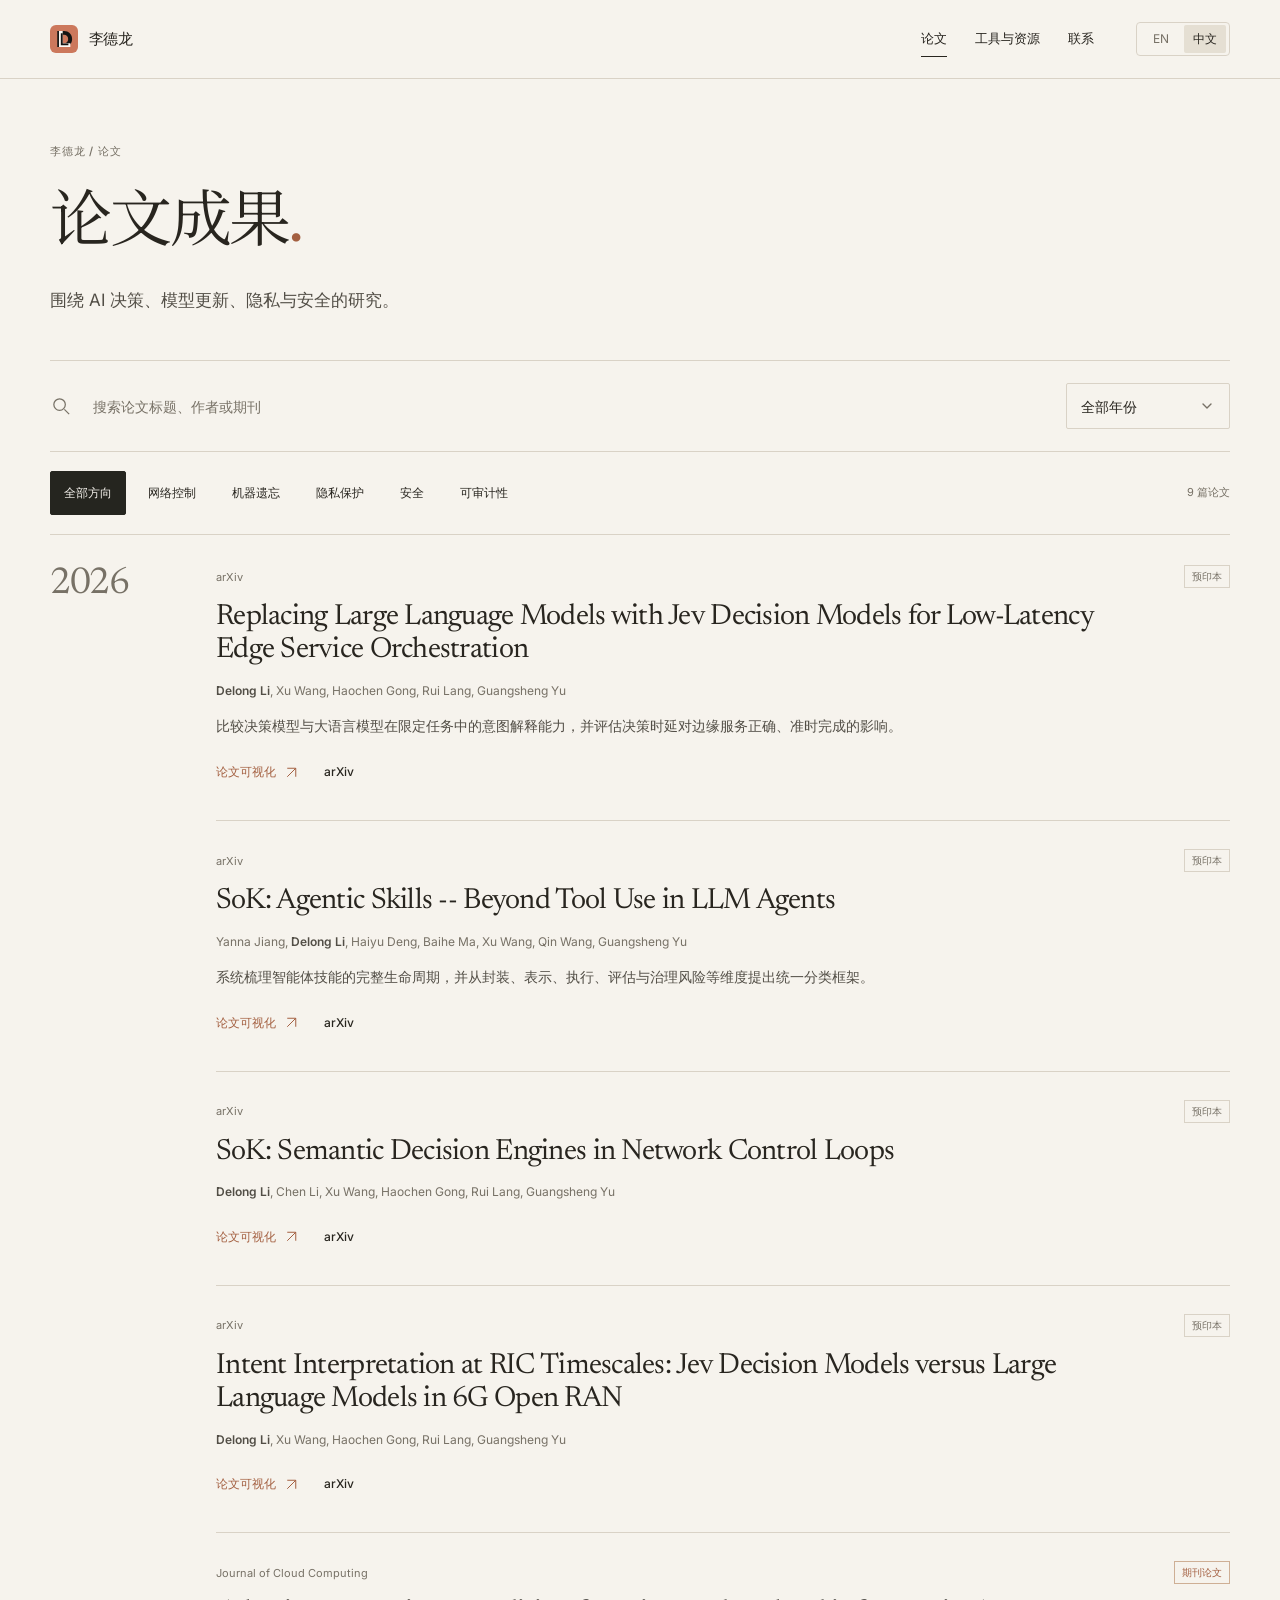
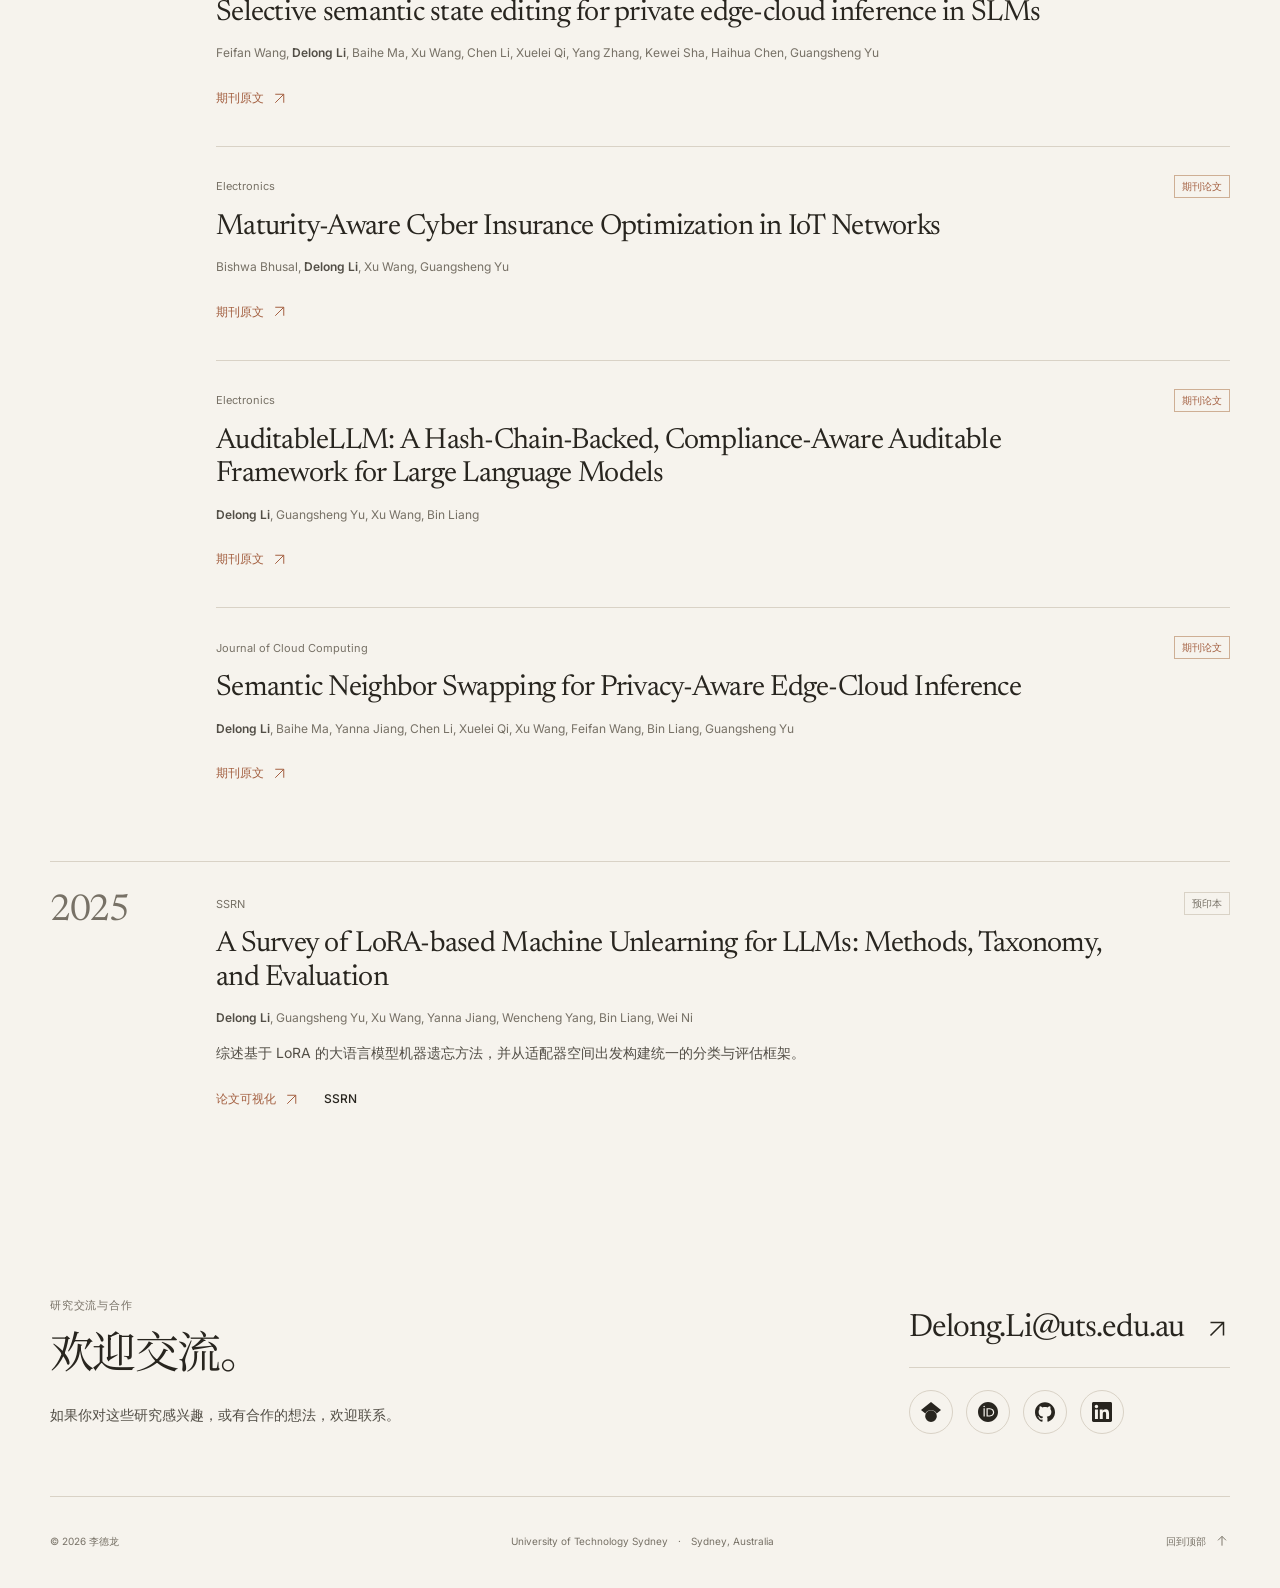
<file: zh/publications/index.html>
<!doctype html><html lang="zh-CN"><head><meta charset="utf-8"><meta name="viewport" content="width=device-width,initial-scale=1"><title>李德龙 | 论文成果</title><meta name="description" content="围绕 AI 决策、模型更新、隐私与安全的研究。"><meta name="robots" content="index,follow,max-image-preview:large"><meta name="google-site-verification" content="sd3RNzgaWNnTUcJwwSt1zjI5d5efvwR_MrtPcQY10F0"><meta name="theme-color" content="#f6f3ed"><link rel="canonical" href="https://delong-l.github.io/zh/publications/"><link rel="alternate" hreflang="en" href="https://delong-l.github.io/publications/"><link rel="alternate" hreflang="zh-CN" href="https://delong-l.github.io/zh/publications/"><link rel="alternate" hreflang="x-default" href="https://delong-l.github.io/publications/"><meta property="og:title" content="李德龙 | 论文成果"><meta property="og:description" content="围绕 AI 决策、模型更新、隐私与安全的研究。"><meta property="og:type" content="website"><meta property="og:url" content="https://delong-l.github.io/zh/publications/"><link rel="icon" type="image/svg+xml" href="/logo.svg"><link rel="icon" href="/favicon.ico" sizes="any"><link rel="apple-touch-icon" href="/apple-touch-icon.png" sizes="180x180"><link rel="preconnect" href="https://fonts.googleapis.com"><link rel="preconnect" href="https://fonts.gstatic.com" crossorigin><link href="https://fonts.googleapis.com/css2?family=Inter:wght@400;450;500;550;600;650&family=Newsreader:opsz,wght@6..72,400;6..72,500;6..72,600&family=Noto+Serif+SC:wght@400;500;600&display=swap" rel="stylesheet"><link rel="stylesheet" href="/assets/site.css"><script type="application/ld+json">{"@context":"https://schema.org","@type":"Person","name":"Delong Li","alternateName":"李德龙","url":"https://delong-l.github.io/","jobTitle":["PhD Student","Casual Academic"],"affiliation":{"@type":"Organization","name":"University of Technology Sydney"},"sameAs":["https://scholar.google.com/citations?user=hItKYpwAAAAJ","https://orcid.org/0009-0000-8648-8921","https://github.com/DELONG-L","https://www.linkedin.com/in/delong-li-144941353"]}</script><script src="/assets/site.js" defer></script></head><body id="top" data-language="zh" data-page="publications"><a class="skip-link" href="#main">跳至正文</a><header class="site-header"><div class="nav-wrap">
    <a href="/zh/" class="brand" aria-label="李德龙 · 首页"><img src="/logo.svg" width="30" height="30" alt=""><span>李德龙</span></a>
    <nav class="desktop-nav" aria-label="主导航"><a href="/zh/publications/" class="is-current" aria-current="page">论文</a><a href="/zh/tools/" >工具与资源</a><a href="/zh/#contact" >联系</a></nav>
    <div class="nav-end"><div class="languages" aria-label="语言"><a href="/publications/" lang="en" hreflang="en">EN</a><a href="/zh/publications/" class="active" lang="zh-CN" hreflang="zh-CN" aria-current="page">中文</a></div>
    <details class="mobile-menu"><summary>目录<svg viewBox="0 0 20 20" aria-hidden="true"><path d="M3 7h14M3 13h14"/></svg></summary><nav aria-label="页面导航"><a href="/zh/" >首页</a><a href="/zh/publications/" class="is-current" aria-current="page">论文</a><a href="/zh/tools/" >工具与资源</a><a href="/zh/#contact" >联系</a></nav></details></div>
  </div></header><main id="main"><header class="index-header wrap"><p class="eyebrow">李德龙 / 论文</p><h1>论文成果<span class="accent-period">.</span></h1><p>围绕 AI 决策、模型更新、隐私与安全的研究。</p></header><section class="publication-browser wrap" aria-label="论文成果"><form class="filter-form" role="search" hidden><label class="search-field"><svg viewBox="0 0 24 24" aria-hidden="true"><circle cx="10" cy="10" r="6"/><path d="m15 15 5 5"/></svg><span class="sr-only">搜索论文标题、作者或期刊</span><input type="search" id="paper-search" placeholder="搜索论文标题、作者或期刊" autocomplete="off"></label><label class="year-field"><span class="sr-only">发表年份</span><select id="year-filter" aria-label="发表年份"><option value="all">全部年份</option><option value="2026">2026</option><option value="2025">2025</option></select></label></form><div class="filter-bar" hidden><div class="filter-buttons" role="group" aria-label="研究方向"><button class="active" type="button" data-filter="all" aria-pressed="true">全部方向</button><button type="button" data-filter="network" aria-pressed="false">网络控制</button><button type="button" data-filter="unlearning" aria-pressed="false">机器遗忘</button><button type="button" data-filter="privacy" aria-pressed="false">隐私保护</button><button type="button" data-filter="security" aria-pressed="false">安全</button><button type="button" data-filter="auditability" aria-pressed="false">可审计性</button></div><p id="result-count" role="status" aria-live="polite">9 篇论文</p></div><div class="paper-years"><section class="year-group" aria-labelledby="year-2026"><div class="year-label"><h2 id="year-2026">2026</h2></div><div><article class="publication-row" id="edge" data-domains="network" data-year="2026"><div class="publication-topline"><span>arXiv</span><span class="publication-type preprint">预印本</span></div><h3 lang="en"><a href="https://arxiv.org/abs/2609.22753" target="_blank" rel="noopener" >Replacing Large Language Models with Jev Decision Models for Low-Latency Edge Service Orchestration</a></h3><p class="authors" lang="en"><strong>Delong Li</strong>, Xu Wang, Haochen Gong, Rui Lang, Guangsheng Yu</p><p class="publication-summary">比较决策模型与大语言模型在限定任务中的意图解释能力，并评估决策时延对边缘服务正确、准时完成的影响。</p><div class="publication-links"><a href="https://delong-l.github.io/Jev-Research/?lang=zh#edge-orchestration" class="primary-link" target="_blank" rel="noopener" >论文可视化<svg class="arrow external-arrow" viewBox="0 0 24 24" width="21" height="21" aria-hidden="true" focusable="false"><path d="M6 18 18 6M6 6h12v12"/></svg></a><a href="https://arxiv.org/abs/2609.22753" target="_blank" rel="noopener" >arXiv</a></div></article><article class="publication-row" id="skills" data-domains="agents security auditability" data-year="2026"><div class="publication-topline"><span>arXiv</span><span class="publication-type preprint">预印本</span></div><h3 lang="en"><a href="https://arxiv.org/abs/2602.20867" target="_blank" rel="noopener" >SoK: Agentic Skills -- Beyond Tool Use in LLM Agents</a></h3><p class="authors" lang="en">Yanna Jiang, <strong>Delong Li</strong>, Haiyu Deng, Baihe Ma, Xu Wang, Qin Wang, Guangsheng Yu</p><p class="publication-summary">系统梳理智能体技能的完整生命周期，并从封装、表示、执行、评估与治理风险等维度提出统一分类框架。</p><div class="publication-links"><a href="https://delong-l.github.io/zh/papers/agentic-skills/" class="primary-link" target="_blank" rel="noopener" >论文可视化<svg class="arrow external-arrow" viewBox="0 0 24 24" width="21" height="21" aria-hidden="true" focusable="false"><path d="M6 18 18 6M6 6h12v12"/></svg></a><a href="https://arxiv.org/abs/2602.20867" target="_blank" rel="noopener" >arXiv</a></div></article><article class="publication-row" id="semantic" data-domains="network auditability" data-year="2026"><div class="publication-topline"><span>arXiv</span><span class="publication-type preprint">预印本</span></div><h3 lang="en"><a href="https://arxiv.org/abs/2610.06425" target="_blank" rel="noopener" >SoK: Semantic Decision Engines in Network Control Loops</a></h3><p class="authors" lang="en"><strong>Delong Li</strong>, Chen Li, Xu Wang, Haochen Gong, Rui Lang, Guangsheng Yu</p><div class="publication-links"><a href="https://delong-l.github.io/Jev-Research/?lang=zh#control-verification" class="primary-link" target="_blank" rel="noopener" >论文可视化<svg class="arrow external-arrow" viewBox="0 0 24 24" width="21" height="21" aria-hidden="true" focusable="false"><path d="M6 18 18 6M6 6h12v12"/></svg></a><a href="https://arxiv.org/abs/2610.06425" target="_blank" rel="noopener" >arXiv</a></div></article><article class="publication-row" id="ran" data-domains="network" data-year="2026"><div class="publication-topline"><span>arXiv</span><span class="publication-type preprint">预印本</span></div><h3 lang="en"><a href="https://arxiv.org/abs/2609.23136" target="_blank" rel="noopener" >Intent Interpretation at RIC Timescales: Jev Decision Models versus Large Language Models in 6G Open RAN</a></h3><p class="authors" lang="en"><strong>Delong Li</strong>, Xu Wang, Haochen Gong, Rui Lang, Guangsheng Yu</p><div class="publication-links"><a href="https://delong-l.github.io/Jev-Research/?lang=zh#radio-timing" class="primary-link" target="_blank" rel="noopener" >论文可视化<svg class="arrow external-arrow" viewBox="0 0 24 24" width="21" height="21" aria-hidden="true" focusable="false"><path d="M6 18 18 6M6 6h12v12"/></svg></a><a href="https://arxiv.org/abs/2609.23136" target="_blank" rel="noopener" >arXiv</a></div></article><article class="publication-row" id="state-editing" data-domains="privacy" data-year="2026"><div class="publication-topline"><span>Journal of Cloud Computing</span><span class="publication-type journal">期刊论文</span></div><h3 lang="en"><a href="https://link.springer.com/article/10.1186/s13677-026-00939-w" target="_blank" rel="noopener" >Selective semantic state editing for private edge-cloud inference in SLMs</a></h3><p class="authors" lang="en">Feifan Wang, <strong>Delong Li</strong>, Baihe Ma, Xu Wang, Chen Li, Xuelei Qi, Yang Zhang, Kewei Sha, Haihua Chen, Guangsheng Yu</p><div class="publication-links"><a href="https://link.springer.com/article/10.1186/s13677-026-00939-w" class="primary-link" target="_blank" rel="noopener" >期刊原文<svg class="arrow external-arrow" viewBox="0 0 24 24" width="21" height="21" aria-hidden="true" focusable="false"><path d="M6 18 18 6M6 6h12v12"/></svg></a></div></article><article class="publication-row" id="insurance" data-domains="security" data-year="2026"><div class="publication-topline"><span>Electronics</span><span class="publication-type journal">期刊论文</span></div><h3 lang="en"><a href="https://www.mdpi.com/2079-9292/15/5/1038" target="_blank" rel="noopener" >Maturity-Aware Cyber Insurance Optimization in IoT Networks</a></h3><p class="authors" lang="en">Bishwa Bhusal, <strong>Delong Li</strong>, Xu Wang, Guangsheng Yu</p><div class="publication-links"><a href="https://www.mdpi.com/2079-9292/15/5/1038" class="primary-link" target="_blank" rel="noopener" >期刊原文<svg class="arrow external-arrow" viewBox="0 0 24 24" width="21" height="21" aria-hidden="true" focusable="false"><path d="M6 18 18 6M6 6h12v12"/></svg></a></div></article><article class="publication-row" id="auditable" data-domains="unlearning auditability" data-year="2026"><div class="publication-topline"><span>Electronics</span><span class="publication-type journal">期刊论文</span></div><h3 lang="en"><a href="https://www.mdpi.com/2079-9292/15/1/56" target="_blank" rel="noopener" >AuditableLLM: A Hash-Chain-Backed, Compliance-Aware Auditable Framework for Large Language Models</a></h3><p class="authors" lang="en"><strong>Delong Li</strong>, Guangsheng Yu, Xu Wang, Bin Liang</p><div class="publication-links"><a href="https://www.mdpi.com/2079-9292/15/1/56" class="primary-link" target="_blank" rel="noopener" >期刊原文<svg class="arrow external-arrow" viewBox="0 0 24 24" width="21" height="21" aria-hidden="true" focusable="false"><path d="M6 18 18 6M6 6h12v12"/></svg></a></div></article><article class="publication-row" id="neighbor" data-domains="privacy" data-year="2026"><div class="publication-topline"><span>Journal of Cloud Computing</span><span class="publication-type journal">期刊论文</span></div><h3 lang="en"><a href="https://link.springer.com/article/10.1186/s13677-026-00916-3" target="_blank" rel="noopener" >Semantic Neighbor Swapping for Privacy-Aware Edge-Cloud Inference</a></h3><p class="authors" lang="en"><strong>Delong Li</strong>, Baihe Ma, Yanna Jiang, Chen Li, Xuelei Qi, Xu Wang, Feifan Wang, Bin Liang, Guangsheng Yu</p><div class="publication-links"><a href="https://link.springer.com/article/10.1186/s13677-026-00916-3" class="primary-link" target="_blank" rel="noopener" >期刊原文<svg class="arrow external-arrow" viewBox="0 0 24 24" width="21" height="21" aria-hidden="true" focusable="false"><path d="M6 18 18 6M6 6h12v12"/></svg></a></div></article></div></section><section class="year-group" aria-labelledby="year-2025"><div class="year-label"><h2 id="year-2025">2025</h2></div><div><article class="publication-row" id="lora" data-domains="unlearning" data-year="2025"><div class="publication-topline"><span>SSRN</span><span class="publication-type preprint">预印本</span></div><h3 lang="en"><a href="https://papers.ssrn.com/sol3/papers.cfm?abstract_id=5866522" target="_blank" rel="noopener" >A Survey of LoRA-based Machine Unlearning for LLMs: Methods, Taxonomy, and Evaluation</a></h3><p class="authors" lang="en"><strong>Delong Li</strong>, Guangsheng Yu, Xu Wang, Yanna Jiang, Wencheng Yang, Bin Liang, Wei Ni</p><p class="publication-summary">综述基于 LoRA 的大语言模型机器遗忘方法，并从适配器空间出发构建统一的分类与评估框架。</p><div class="publication-links"><a href="https://delong-l.github.io/zh/papers/lora-unlearning/" class="primary-link" target="_blank" rel="noopener" >论文可视化<svg class="arrow external-arrow" viewBox="0 0 24 24" width="21" height="21" aria-hidden="true" focusable="false"><path d="M6 18 18 6M6 6h12v12"/></svg></a><a href="https://papers.ssrn.com/sol3/papers.cfm?abstract_id=5866522" target="_blank" rel="noopener" >SSRN</a></div></article></div></section></div><div class="empty-state" hidden><h2>没有符合筛选条件的论文。</h2><button type="button" id="clear-filters">清除筛选<svg class="arrow" viewBox="0 0 24 24" width="21" height="21" aria-hidden="true" focusable="false"><path d="M5 12h14M13 6l6 6-6 6"/></svg></button></div></section></main><section class="contact-section" id="contact" aria-labelledby="contact-title"><div class="wrap contact-layout"><div><p class="eyebrow">研究交流与合作</p><h2 id="contact-title">欢迎交流。</h2><p>如果你对这些研究感兴趣，或有合作的想法，欢迎联系。</p></div><div class="contact-links"><a href="mailto:Delong.Li@uts.edu.au" class="email-link" aria-label="给李德龙发送邮件">Delong.Li@uts.edu.au<svg class="arrow external-arrow" viewBox="0 0 24 24" width="21" height="21" aria-hidden="true" focusable="false"><path d="M6 18 18 6M6 6h12v12"/></svg></a><div class="socials"><a href="https://scholar.google.com/citations?user=hItKYpwAAAAJ" class="social-link" target="_blank" rel="noopener" aria-label="Google Scholar" title="Google Scholar"><svg class="icon" viewBox="0 0 24 24" width="20" height="20" aria-hidden="true" focusable="false"><path fill="currentColor" d="M5.242 13.769L0 9.5 12 0l12 9.5-5.242 4.269C17.548 11.249 14.978 9.5 12 9.5c-2.977 0-5.548 1.748-6.758 4.269zM12 10a7 7 0 1 0 0 14 7 7 0 0 0 0-14z"/></svg></a><a href="https://orcid.org/0009-0000-8648-8921" class="social-link" target="_blank" rel="noopener" aria-label="ORCID" title="ORCID"><svg class="icon" viewBox="0 0 24 24" width="20" height="20" aria-hidden="true" focusable="false"><path fill="currentColor" d="M12 0C5.372 0 0 5.372 0 12s5.372 12 12 12 12-5.372 12-12S18.628 0 12 0zM7.369 4.378c.525 0 .947.431.947.947s-.422.947-.947.947a.95.95 0 0 1-.947-.947c0-.525.422-.947.947-.947zm-.722 3.038h1.444v10.041H6.647V7.416zm3.562 0h3.9c3.712 0 5.344 2.653 5.344 5.025 0 2.578-2.016 5.025-5.325 5.025h-3.919V7.416zm1.444 1.303v7.444h2.297c3.272 0 4.022-2.484 4.022-3.722 0-2.016-1.284-3.722-4.097-3.722h-2.222z"/></svg></a><a href="https://github.com/DELONG-L" class="social-link" target="_blank" rel="noopener" aria-label="GitHub" title="GitHub"><svg class="icon" viewBox="0 0 24 24" width="20" height="20" aria-hidden="true" focusable="false"><path fill="currentColor" d="M12 .297c-6.63 0-12 5.373-12 12 0 5.303 3.438 9.8 8.205 11.385.6.113.82-.258.82-.577 0-.285-.01-1.04-.015-2.04-3.338.724-4.042-1.61-4.042-1.61C4.422 18.07 3.633 17.7 3.633 17.7c-1.087-.744.084-.729.084-.729 1.205.084 1.838 1.236 1.838 1.236 1.07 1.835 2.809 1.305 3.495.998.108-.776.417-1.305.76-1.605-2.665-.3-5.466-1.332-5.466-5.93 0-1.31.465-2.38 1.235-3.22-.135-.303-.54-1.523.105-3.176 0 0 1.005-.322 3.3 1.23.96-.267 1.98-.399 3-.405 1.02.006 2.04.138 3 .405 2.28-1.552 3.285-1.23 3.285-1.23.645 1.653.24 2.873.12 3.176.765.84 1.23 1.91 1.23 3.22 0 4.61-2.805 5.625-5.475 5.92.42.36.81 1.096.81 2.22 0 1.606-.015 2.896-.015 3.286 0 .315.21.69.825.57C20.565 22.092 24 17.592 24 12.297c0-6.627-5.373-12-12-12"/></svg></a><a href="https://www.linkedin.com/in/delong-li-144941353" class="social-link" target="_blank" rel="noopener" aria-label="LinkedIn" title="LinkedIn"><svg class="icon" viewBox="0 0 24 24" width="20" height="20" aria-hidden="true" focusable="false"><path fill="currentColor" d="M20.447 20.452h-3.554v-5.569c0-1.328-.027-3.037-1.852-3.037-1.853 0-2.136 1.445-2.136 2.939v5.667H9.351V9h3.414v1.561h.046c.477-.9 1.637-1.85 3.37-1.85 3.601 0 4.267 2.37 4.267 5.455v6.286zM5.337 7.433c-1.144 0-2.063-.926-2.063-2.065 0-1.138.92-2.063 2.063-2.063 1.14 0 2.064.925 2.064 2.063 0 1.139-.925 2.065-2.064 2.065zm1.782 13.019H3.555V9h3.564v11.452zM22.225 0H1.771C.792 0 0 .774 0 1.729v20.542C0 23.227.792 24 1.771 24h20.451C23.2 24 24 23.227 24 22.271V1.729C24 .774 23.2 0 22.222 0h.003z"/></svg></a></div></div></div></section>
  <footer class="site-footer wrap"><span>© 2026 李德龙</span><span><a href="https://www.uts.edu.au/" target="_blank" rel="noopener" >University of Technology Sydney</a><span class="footer-dot">·</span>Sydney, Australia</span><a href="#top" >回到顶部<svg class="arrow" viewBox="0 0 24 24" width="18" height="18" aria-hidden="true" focusable="false"><path d="M12 19V5M6 11l6-6 6 6"/></svg></a></footer> </body></html>
</file>
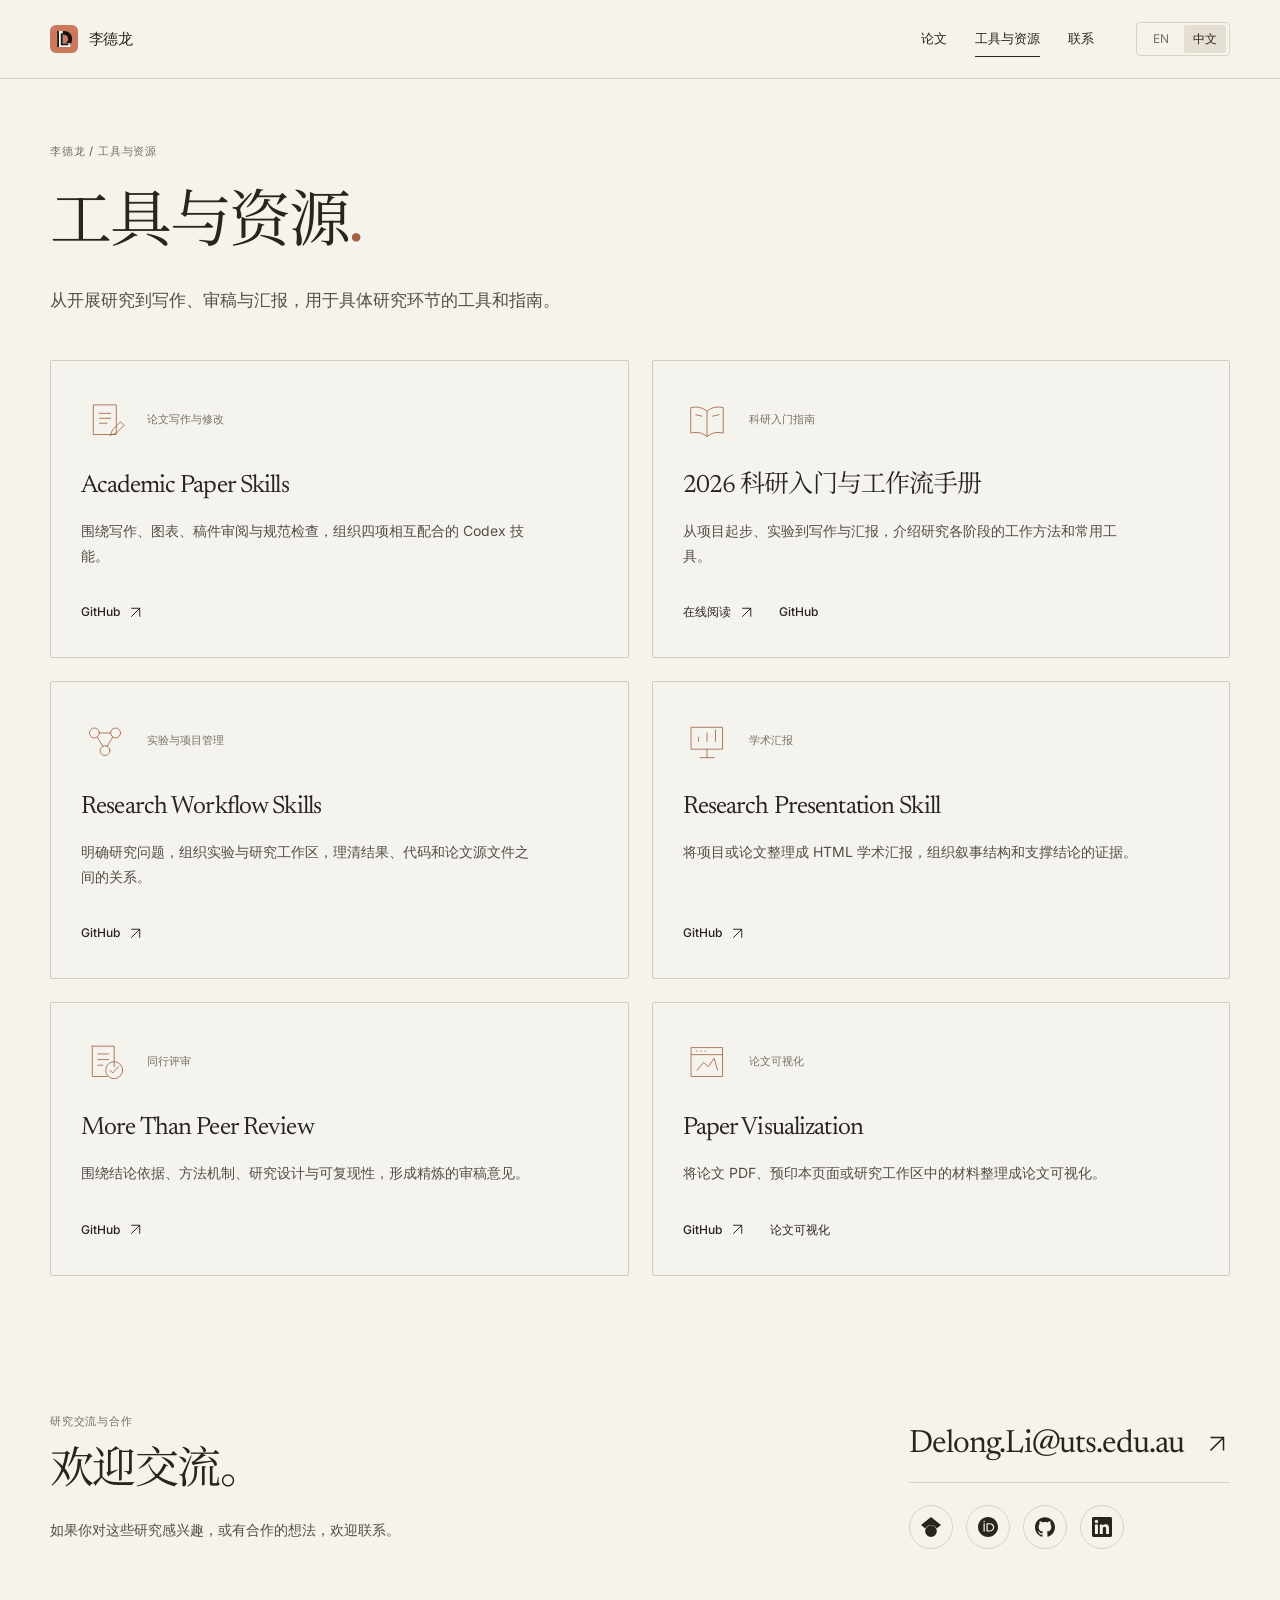
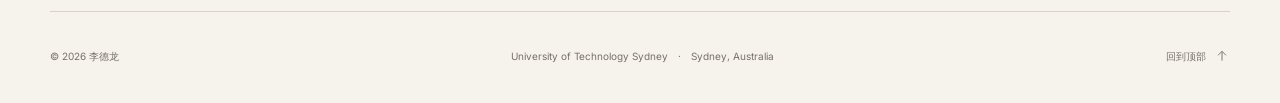
<file: zh/tools/index.html>
<!doctype html><html lang="zh-CN"><head><meta charset="utf-8"><meta name="viewport" content="width=device-width,initial-scale=1"><title>李德龙 | 工具与资源</title><meta name="description" content="从开展研究到写作、审稿与汇报，用于具体研究环节的工具和指南。"><meta name="robots" content="index,follow,max-image-preview:large"><meta name="google-site-verification" content="sd3RNzgaWNnTUcJwwSt1zjI5d5efvwR_MrtPcQY10F0"><meta name="theme-color" content="#f6f3ed"><link rel="canonical" href="https://delong-l.github.io/zh/tools/"><link rel="alternate" hreflang="en" href="https://delong-l.github.io/tools/"><link rel="alternate" hreflang="zh-CN" href="https://delong-l.github.io/zh/tools/"><link rel="alternate" hreflang="x-default" href="https://delong-l.github.io/tools/"><meta property="og:title" content="李德龙 | 工具与资源"><meta property="og:description" content="从开展研究到写作、审稿与汇报，用于具体研究环节的工具和指南。"><meta property="og:type" content="website"><meta property="og:url" content="https://delong-l.github.io/zh/tools/"><link rel="icon" type="image/svg+xml" href="/logo.svg"><link rel="icon" href="/favicon.ico" sizes="any"><link rel="apple-touch-icon" href="/apple-touch-icon.png" sizes="180x180"><link rel="preconnect" href="https://fonts.googleapis.com"><link rel="preconnect" href="https://fonts.gstatic.com" crossorigin><link href="https://fonts.googleapis.com/css2?family=Inter:wght@400;450;500;550;600;650&family=Newsreader:opsz,wght@6..72,400;6..72,500;6..72,600&family=Noto+Serif+SC:wght@400;500;600&display=swap" rel="stylesheet"><link rel="stylesheet" href="/assets/site.css"><script type="application/ld+json">{"@context":"https://schema.org","@type":"Person","name":"Delong Li","alternateName":"李德龙","url":"https://delong-l.github.io/","jobTitle":["PhD Student","Casual Academic"],"affiliation":{"@type":"Organization","name":"University of Technology Sydney"},"sameAs":["https://scholar.google.com/citations?user=hItKYpwAAAAJ","https://orcid.org/0009-0000-8648-8921","https://github.com/DELONG-L","https://www.linkedin.com/in/delong-li-144941353"]}</script><script src="/assets/site.js" defer></script></head><body id="top" data-language="zh" data-page="tools"><a class="skip-link" href="#main">跳至正文</a><header class="site-header"><div class="nav-wrap">
    <a href="/zh/" class="brand" aria-label="李德龙 · 首页"><img src="/logo.svg" width="30" height="30" alt=""><span>李德龙</span></a>
    <nav class="desktop-nav" aria-label="主导航"><a href="/zh/publications/" >论文</a><a href="/zh/tools/" class="is-current" aria-current="page">工具与资源</a><a href="/zh/#contact" >联系</a></nav>
    <div class="nav-end"><div class="languages" aria-label="语言"><a href="/tools/" lang="en" hreflang="en">EN</a><a href="/zh/tools/" class="active" lang="zh-CN" hreflang="zh-CN" aria-current="page">中文</a></div>
    <details class="mobile-menu"><summary>目录<svg viewBox="0 0 20 20" aria-hidden="true"><path d="M3 7h14M3 13h14"/></svg></summary><nav aria-label="页面导航"><a href="/zh/" >首页</a><a href="/zh/publications/" >论文</a><a href="/zh/tools/" class="is-current" aria-current="page">工具与资源</a><a href="/zh/#contact" >联系</a></nav></details></div>
  </div></header><main id="main"><header class="index-header wrap"><p class="eyebrow">李德龙 / 工具与资源</p><h1>工具与资源<span class="accent-period">.</span></h1><p>从开展研究到写作、审稿与汇报，用于具体研究环节的工具和指南。</p></header><section class="wrap all-tools" aria-label="工具与资源"><div class="tools-grid"><article class="tool-card" id="paper-skills"><div class="tool-card-top"><svg class="tool-mark" viewBox="0 0 68 68" aria-hidden="true"><path d="M18 14h32v42H18zM26 26h16M26 33h16M26 40h11"/><path d="m45 49 11-11 5 5-11 11-8 3z"/></svg><span>论文写作与修改</span></div><h3>Academic Paper Skills</h3><p>围绕写作、图表、稿件审阅与规范检查，组织四项相互配合的 Codex 技能。</p><div class="tool-links"><a href="https://github.com/DELONG-L/Academic-Paper-Skills" class="primary-link" target="_blank" rel="noopener" >GitHub<svg class="arrow external-arrow" viewBox="0 0 24 24" width="21" height="21" aria-hidden="true" focusable="false"><path d="M6 18 18 6M6 6h12v12"/></svg></a></div></article><article class="tool-card" id="guide"><div class="tool-card-top"><svg class="tool-mark" viewBox="0 0 68 68" aria-hidden="true"><path d="M34 23c-7-6-15-7-23-5v36c8-2 16-1 23 5 7-6 15-7 23-5V18c-8-2-16-1-23 5v36M18 28l9 2M42 30l9-2"/></svg><span>科研入门指南</span></div><h3>2026 科研入门与工作流手册</h3><p>从项目起步、实验到写作与汇报，介绍研究各阶段的工作方法和常用工具。</p><div class="tool-links"><a href="https://delong-l.github.io/Research-Workflow-2026/" class="primary-link" target="_blank" rel="noopener" >在线阅读<svg class="arrow external-arrow" viewBox="0 0 24 24" width="21" height="21" aria-hidden="true" focusable="false"><path d="M6 18 18 6M6 6h12v12"/></svg></a><a href="https://github.com/DELONG-L/Research-Workflow-2026" target="_blank" rel="noopener" >GitHub</a></div></article><article class="tool-card" id="workflow"><div class="tool-card-top"><svg class="tool-mark" viewBox="0 0 68 68" aria-hidden="true"><circle cx="19" cy="24" r="7"/><circle cx="49" cy="24" r="7"/><circle cx="34" cy="49" r="7"/><path d="M26 24h16M45 30l-8 13M23 30l8 13"/></svg><span>实验与项目管理</span></div><h3>Research Workflow Skills</h3><p>明确研究问题，组织实验与研究工作区，理清结果、代码和论文源文件之间的关系。</p><div class="tool-links"><a href="https://github.com/DELONG-L/Research-Workflow-Skills" class="primary-link" target="_blank" rel="noopener" >GitHub<svg class="arrow external-arrow" viewBox="0 0 24 24" width="21" height="21" aria-hidden="true" focusable="false"><path d="M6 18 18 6M6 6h12v12"/></svg></a></div></article><article class="tool-card" id="presentation"><div class="tool-card-top"><svg class="tool-mark" viewBox="0 0 68 68" aria-hidden="true"><path d="M12 16h44v31H12zM34 47v12M24 59h20M22 36v-6M34 36V24M46 36V20"/></svg><span>学术汇报</span></div><h3>Research Presentation Skill</h3><p>将项目或论文整理成 HTML 学术汇报，组织叙事结构和支撑结论的证据。</p><div class="tool-links"><a href="https://github.com/DELONG-L/Research-Presentation-Skill" class="primary-link" target="_blank" rel="noopener" >GitHub<svg class="arrow external-arrow" viewBox="0 0 24 24" width="21" height="21" aria-hidden="true" focusable="false"><path d="M6 18 18 6M6 6h12v12"/></svg></a></div></article><article class="tool-card" id="review"><div class="tool-card-top"><svg class="tool-mark" viewBox="0 0 68 68" aria-hidden="true"><path d="M16 13h31v29M16 13v43h21M24 24h15M24 32h15M24 40h7"/><circle cx="47" cy="47" r="12"/><path d="m41 47 4 4 8-9"/></svg><span>同行评审</span></div><h3>More Than Peer Review</h3><p>围绕结论依据、方法机制、研究设计与可复现性，形成精炼的审稿意见。</p><div class="tool-links"><a href="https://github.com/DELONG-L/More-Than-Peer-Review-Skill" class="primary-link" target="_blank" rel="noopener" >GitHub<svg class="arrow external-arrow" viewBox="0 0 24 24" width="21" height="21" aria-hidden="true" focusable="false"><path d="M6 18 18 6M6 6h12v12"/></svg></a></div></article><article class="tool-card" id="visualization"><div class="tool-card-top"><svg class="tool-mark" viewBox="0 0 68 68" aria-hidden="true"><path d="M12 15h44v41H12zM12 25h44M19 20h1M25 20h1M31 20h1M20 47l9-11 7 6 8-12 5 17"/></svg><span>论文可视化</span></div><h3>Paper Visualization</h3><p>将论文 PDF、预印本页面或研究工作区中的材料整理成论文可视化。</p><div class="tool-links"><a href="https://github.com/DELONG-L/Paper_Visualization" class="primary-link" target="_blank" rel="noopener" >GitHub<svg class="arrow external-arrow" viewBox="0 0 24 24" width="21" height="21" aria-hidden="true" focusable="false"><path d="M6 18 18 6M6 6h12v12"/></svg></a><a href="https://delong-l.github.io/zh/papers/agentic-skills/" target="_blank" rel="noopener" >论文可视化</a></div></article></div></section></main><section class="contact-section" id="contact" aria-labelledby="contact-title"><div class="wrap contact-layout"><div><p class="eyebrow">研究交流与合作</p><h2 id="contact-title">欢迎交流。</h2><p>如果你对这些研究感兴趣，或有合作的想法，欢迎联系。</p></div><div class="contact-links"><a href="mailto:Delong.Li@uts.edu.au" class="email-link" aria-label="给李德龙发送邮件">Delong.Li@uts.edu.au<svg class="arrow external-arrow" viewBox="0 0 24 24" width="21" height="21" aria-hidden="true" focusable="false"><path d="M6 18 18 6M6 6h12v12"/></svg></a><div class="socials"><a href="https://scholar.google.com/citations?user=hItKYpwAAAAJ" class="social-link" target="_blank" rel="noopener" aria-label="Google Scholar" title="Google Scholar"><svg class="icon" viewBox="0 0 24 24" width="20" height="20" aria-hidden="true" focusable="false"><path fill="currentColor" d="M5.242 13.769L0 9.5 12 0l12 9.5-5.242 4.269C17.548 11.249 14.978 9.5 12 9.5c-2.977 0-5.548 1.748-6.758 4.269zM12 10a7 7 0 1 0 0 14 7 7 0 0 0 0-14z"/></svg></a><a href="https://orcid.org/0009-0000-8648-8921" class="social-link" target="_blank" rel="noopener" aria-label="ORCID" title="ORCID"><svg class="icon" viewBox="0 0 24 24" width="20" height="20" aria-hidden="true" focusable="false"><path fill="currentColor" d="M12 0C5.372 0 0 5.372 0 12s5.372 12 12 12 12-5.372 12-12S18.628 0 12 0zM7.369 4.378c.525 0 .947.431.947.947s-.422.947-.947.947a.95.95 0 0 1-.947-.947c0-.525.422-.947.947-.947zm-.722 3.038h1.444v10.041H6.647V7.416zm3.562 0h3.9c3.712 0 5.344 2.653 5.344 5.025 0 2.578-2.016 5.025-5.325 5.025h-3.919V7.416zm1.444 1.303v7.444h2.297c3.272 0 4.022-2.484 4.022-3.722 0-2.016-1.284-3.722-4.097-3.722h-2.222z"/></svg></a><a href="https://github.com/DELONG-L" class="social-link" target="_blank" rel="noopener" aria-label="GitHub" title="GitHub"><svg class="icon" viewBox="0 0 24 24" width="20" height="20" aria-hidden="true" focusable="false"><path fill="currentColor" d="M12 .297c-6.63 0-12 5.373-12 12 0 5.303 3.438 9.8 8.205 11.385.6.113.82-.258.82-.577 0-.285-.01-1.04-.015-2.04-3.338.724-4.042-1.61-4.042-1.61C4.422 18.07 3.633 17.7 3.633 17.7c-1.087-.744.084-.729.084-.729 1.205.084 1.838 1.236 1.838 1.236 1.07 1.835 2.809 1.305 3.495.998.108-.776.417-1.305.76-1.605-2.665-.3-5.466-1.332-5.466-5.93 0-1.31.465-2.38 1.235-3.22-.135-.303-.54-1.523.105-3.176 0 0 1.005-.322 3.3 1.23.96-.267 1.98-.399 3-.405 1.02.006 2.04.138 3 .405 2.28-1.552 3.285-1.23 3.285-1.23.645 1.653.24 2.873.12 3.176.765.84 1.23 1.91 1.23 3.22 0 4.61-2.805 5.625-5.475 5.92.42.36.81 1.096.81 2.22 0 1.606-.015 2.896-.015 3.286 0 .315.21.69.825.57C20.565 22.092 24 17.592 24 12.297c0-6.627-5.373-12-12-12"/></svg></a><a href="https://www.linkedin.com/in/delong-li-144941353" class="social-link" target="_blank" rel="noopener" aria-label="LinkedIn" title="LinkedIn"><svg class="icon" viewBox="0 0 24 24" width="20" height="20" aria-hidden="true" focusable="false"><path fill="currentColor" d="M20.447 20.452h-3.554v-5.569c0-1.328-.027-3.037-1.852-3.037-1.853 0-2.136 1.445-2.136 2.939v5.667H9.351V9h3.414v1.561h.046c.477-.9 1.637-1.85 3.37-1.85 3.601 0 4.267 2.37 4.267 5.455v6.286zM5.337 7.433c-1.144 0-2.063-.926-2.063-2.065 0-1.138.92-2.063 2.063-2.063 1.14 0 2.064.925 2.064 2.063 0 1.139-.925 2.065-2.064 2.065zm1.782 13.019H3.555V9h3.564v11.452zM22.225 0H1.771C.792 0 0 .774 0 1.729v20.542C0 23.227.792 24 1.771 24h20.451C23.2 24 24 23.227 24 22.271V1.729C24 .774 23.2 0 22.222 0h.003z"/></svg></a></div></div></div></section>
  <footer class="site-footer wrap"><span>© 2026 李德龙</span><span><a href="https://www.uts.edu.au/" target="_blank" rel="noopener" >University of Technology Sydney</a><span class="footer-dot">·</span>Sydney, Australia</span><a href="#top" >回到顶部<svg class="arrow" viewBox="0 0 24 24" width="18" height="18" aria-hidden="true" focusable="false"><path d="M12 19V5M6 11l6-6 6 6"/></svg></a></footer> </body></html>
</file>
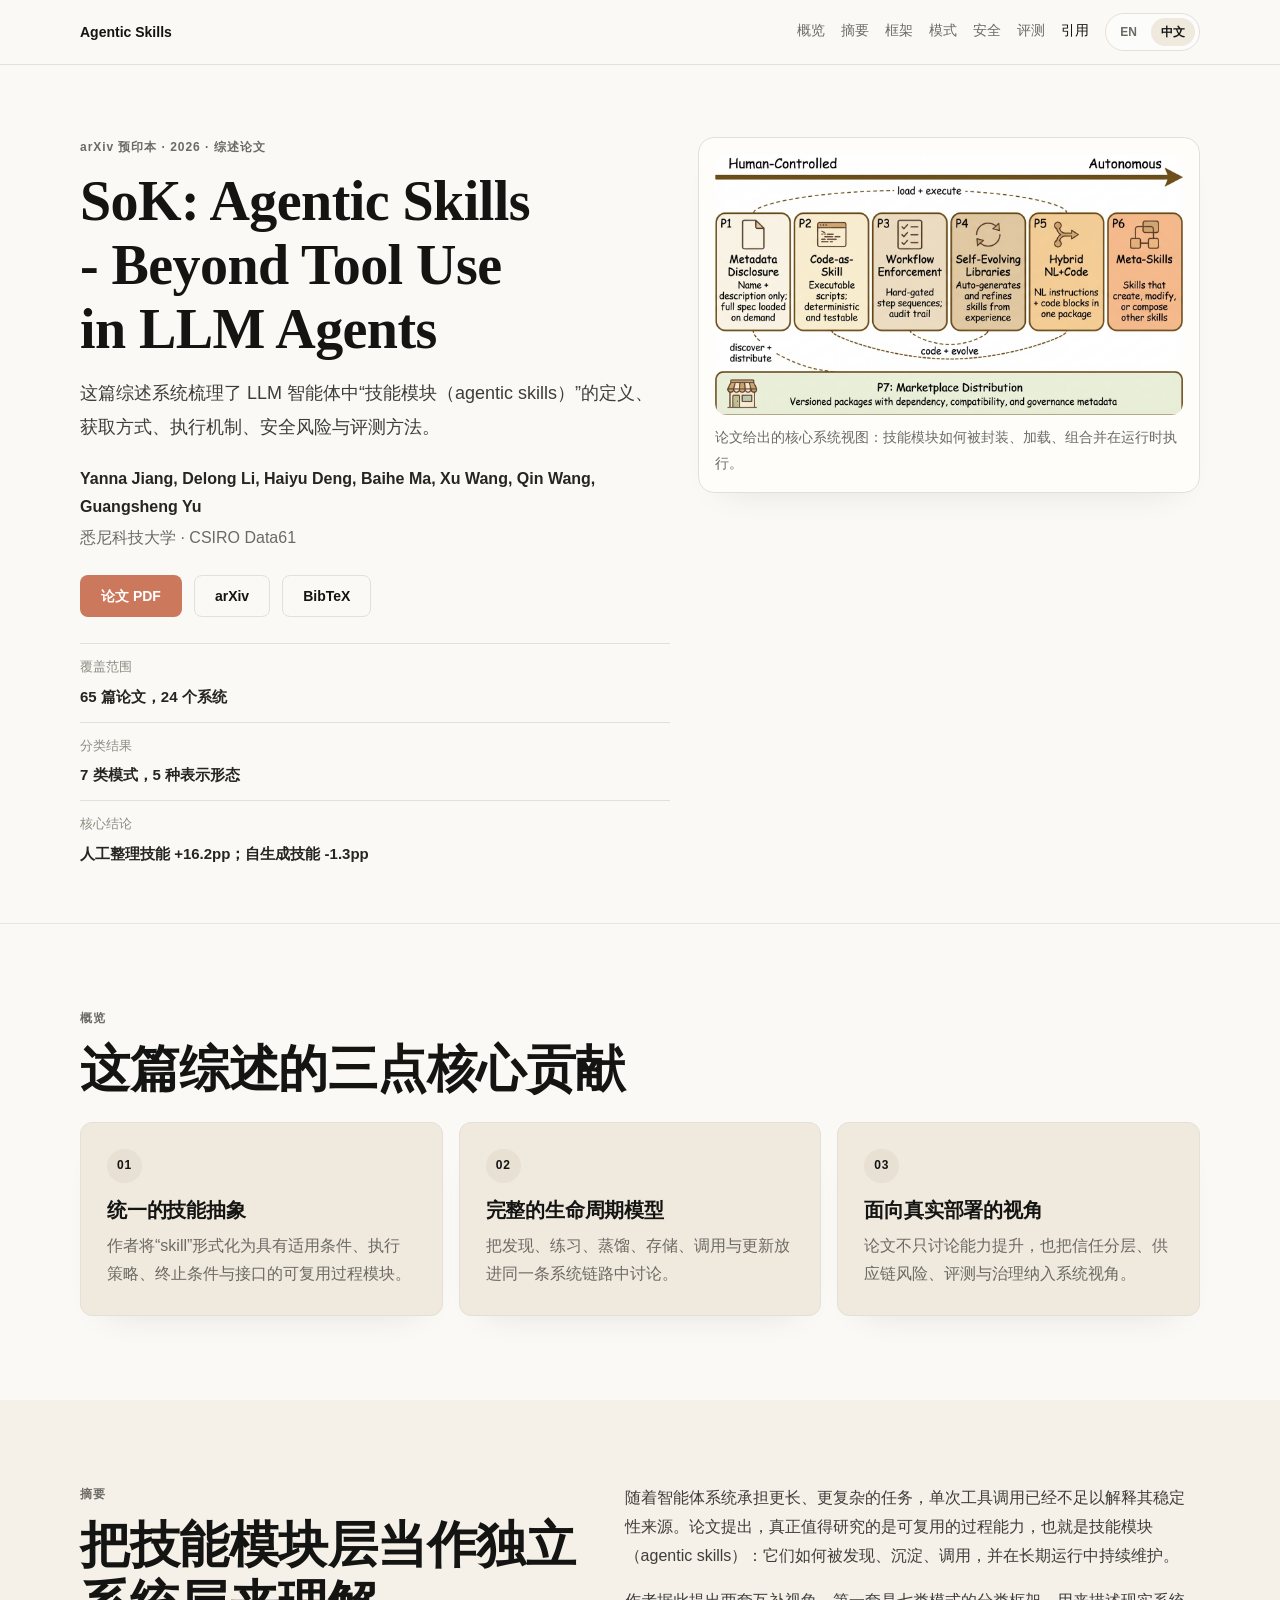
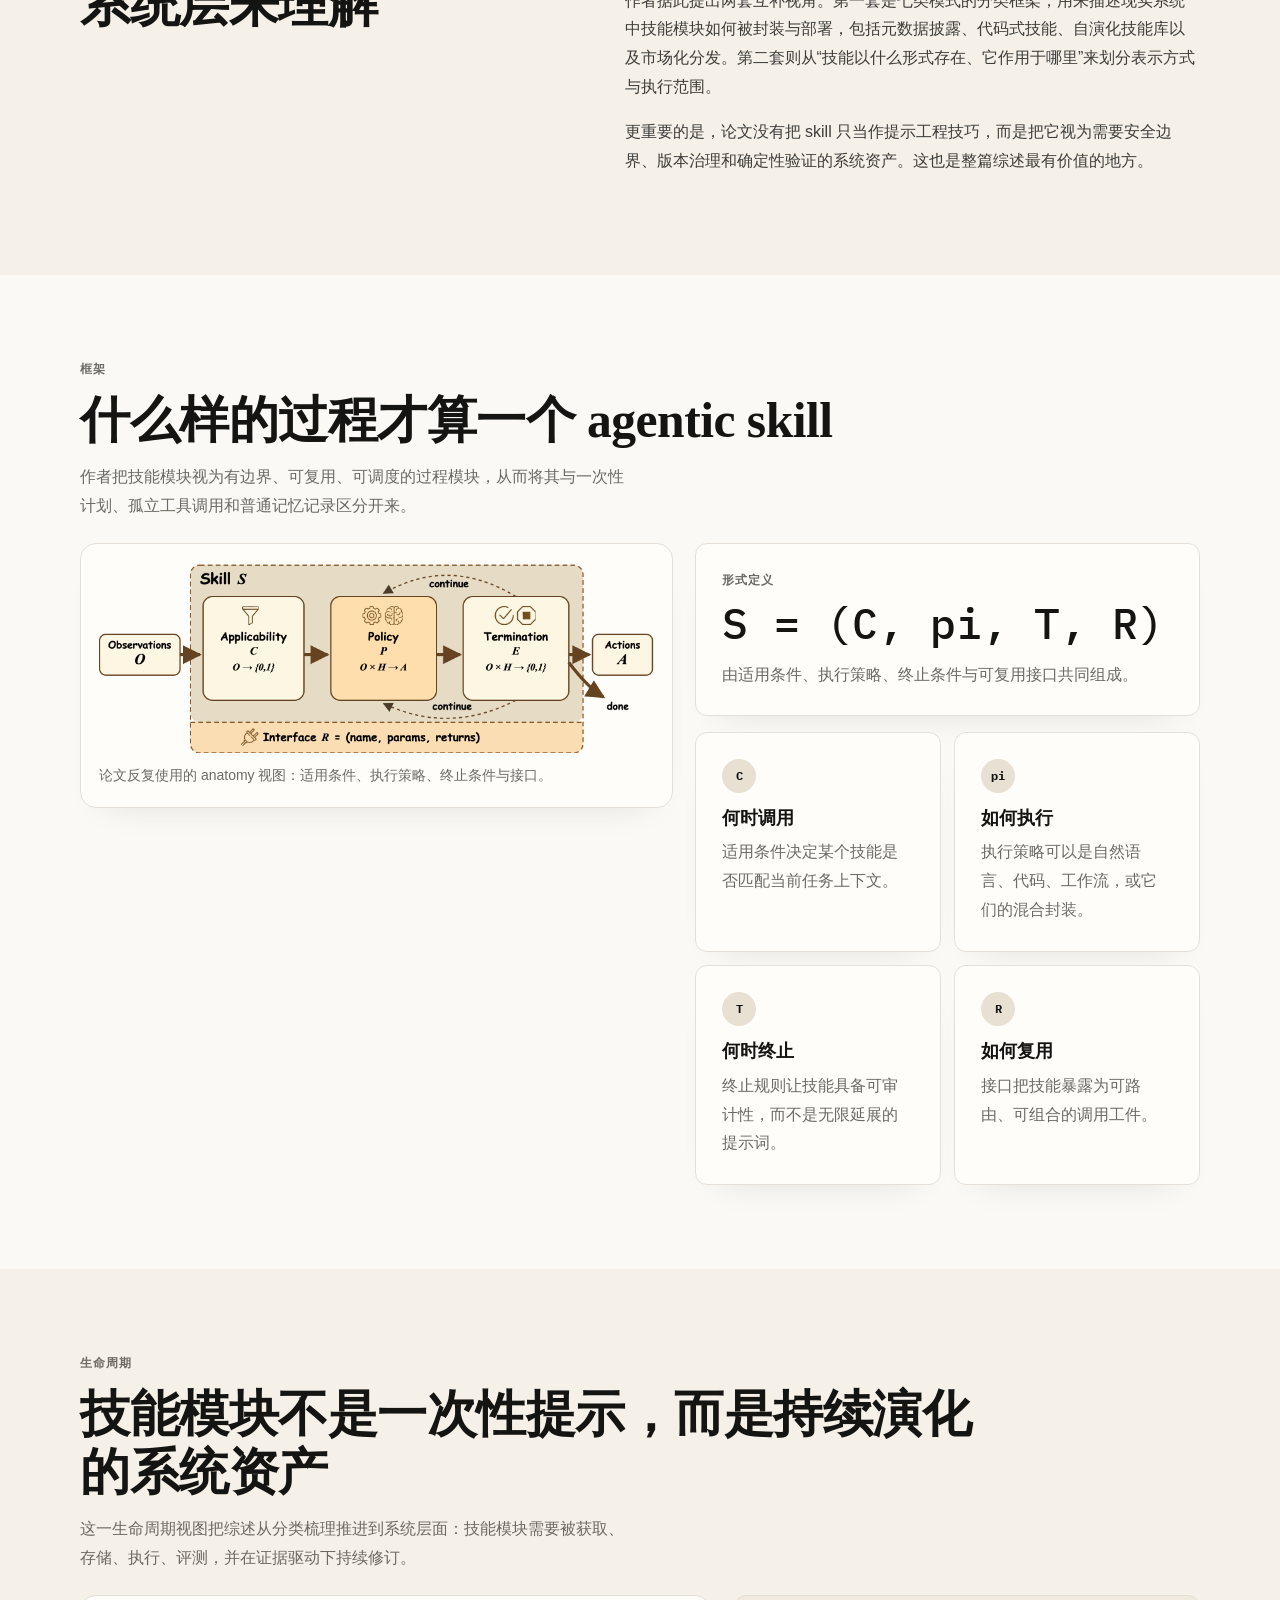
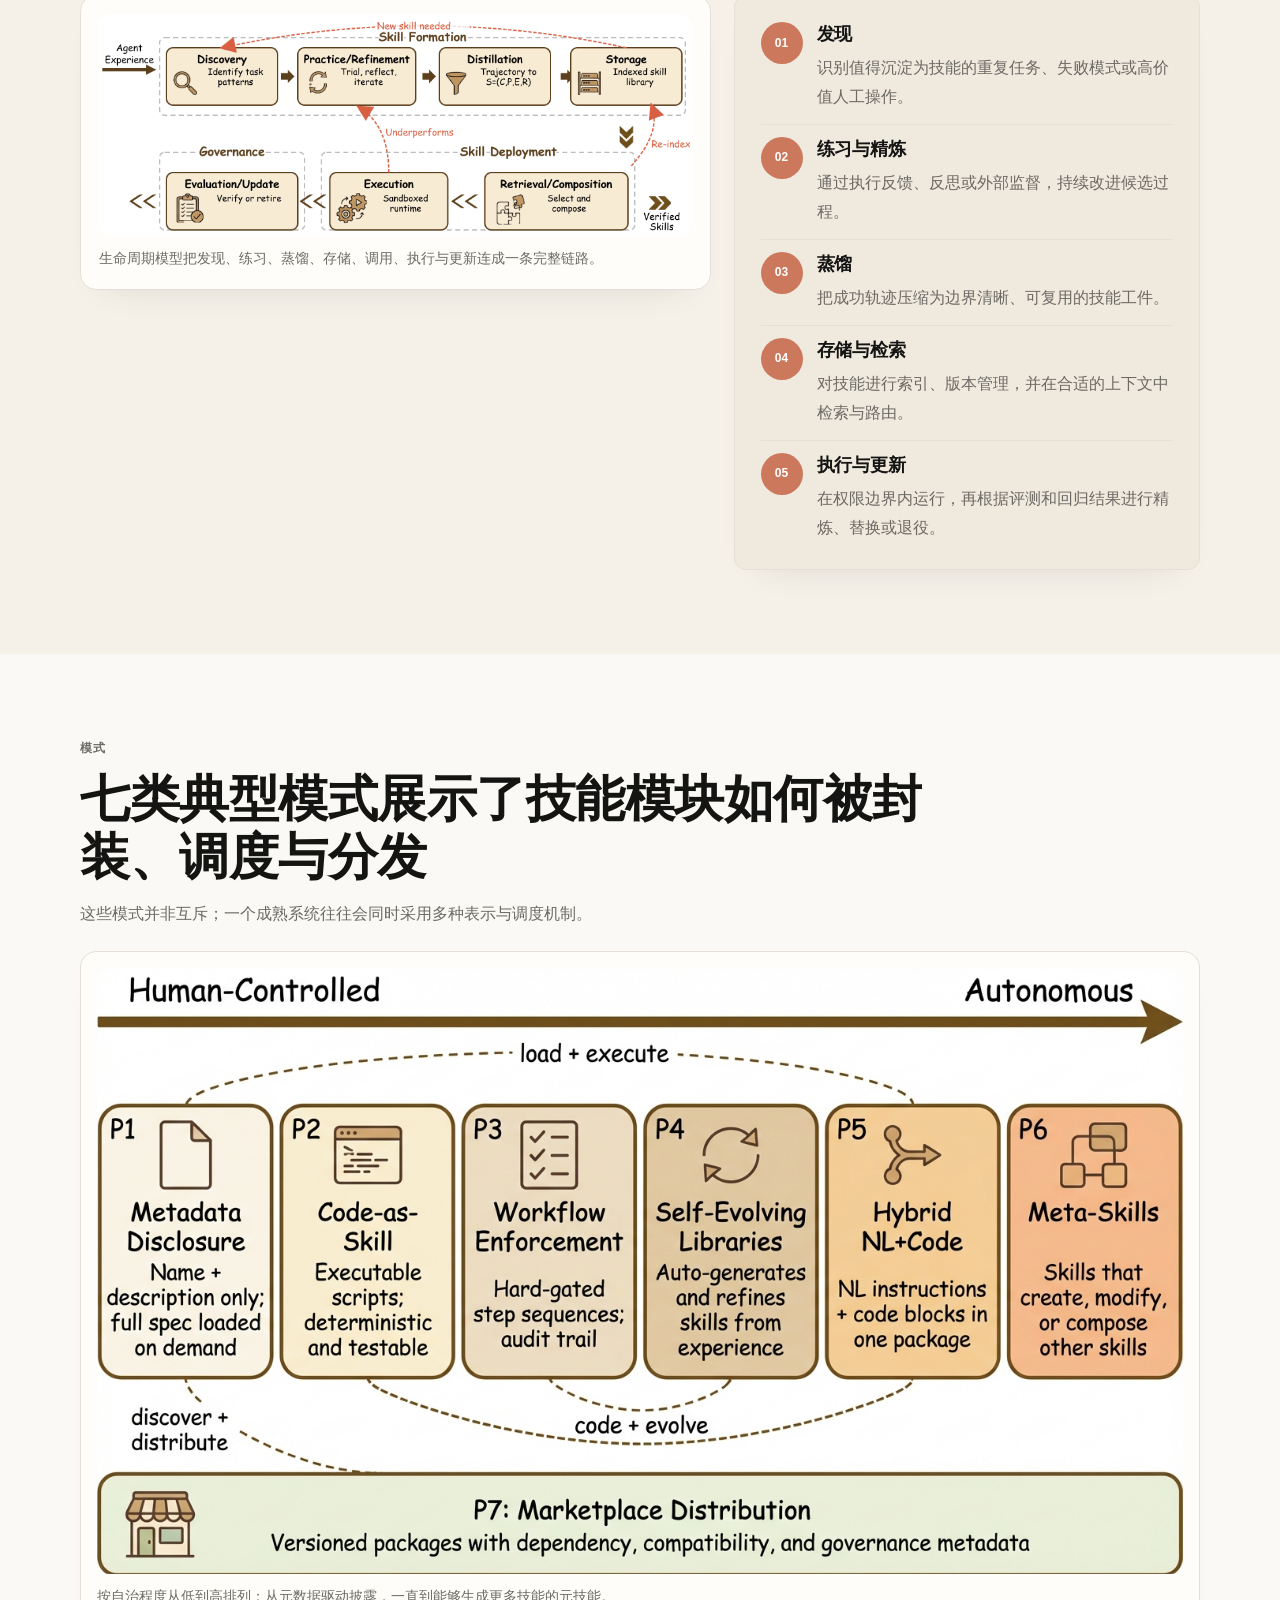
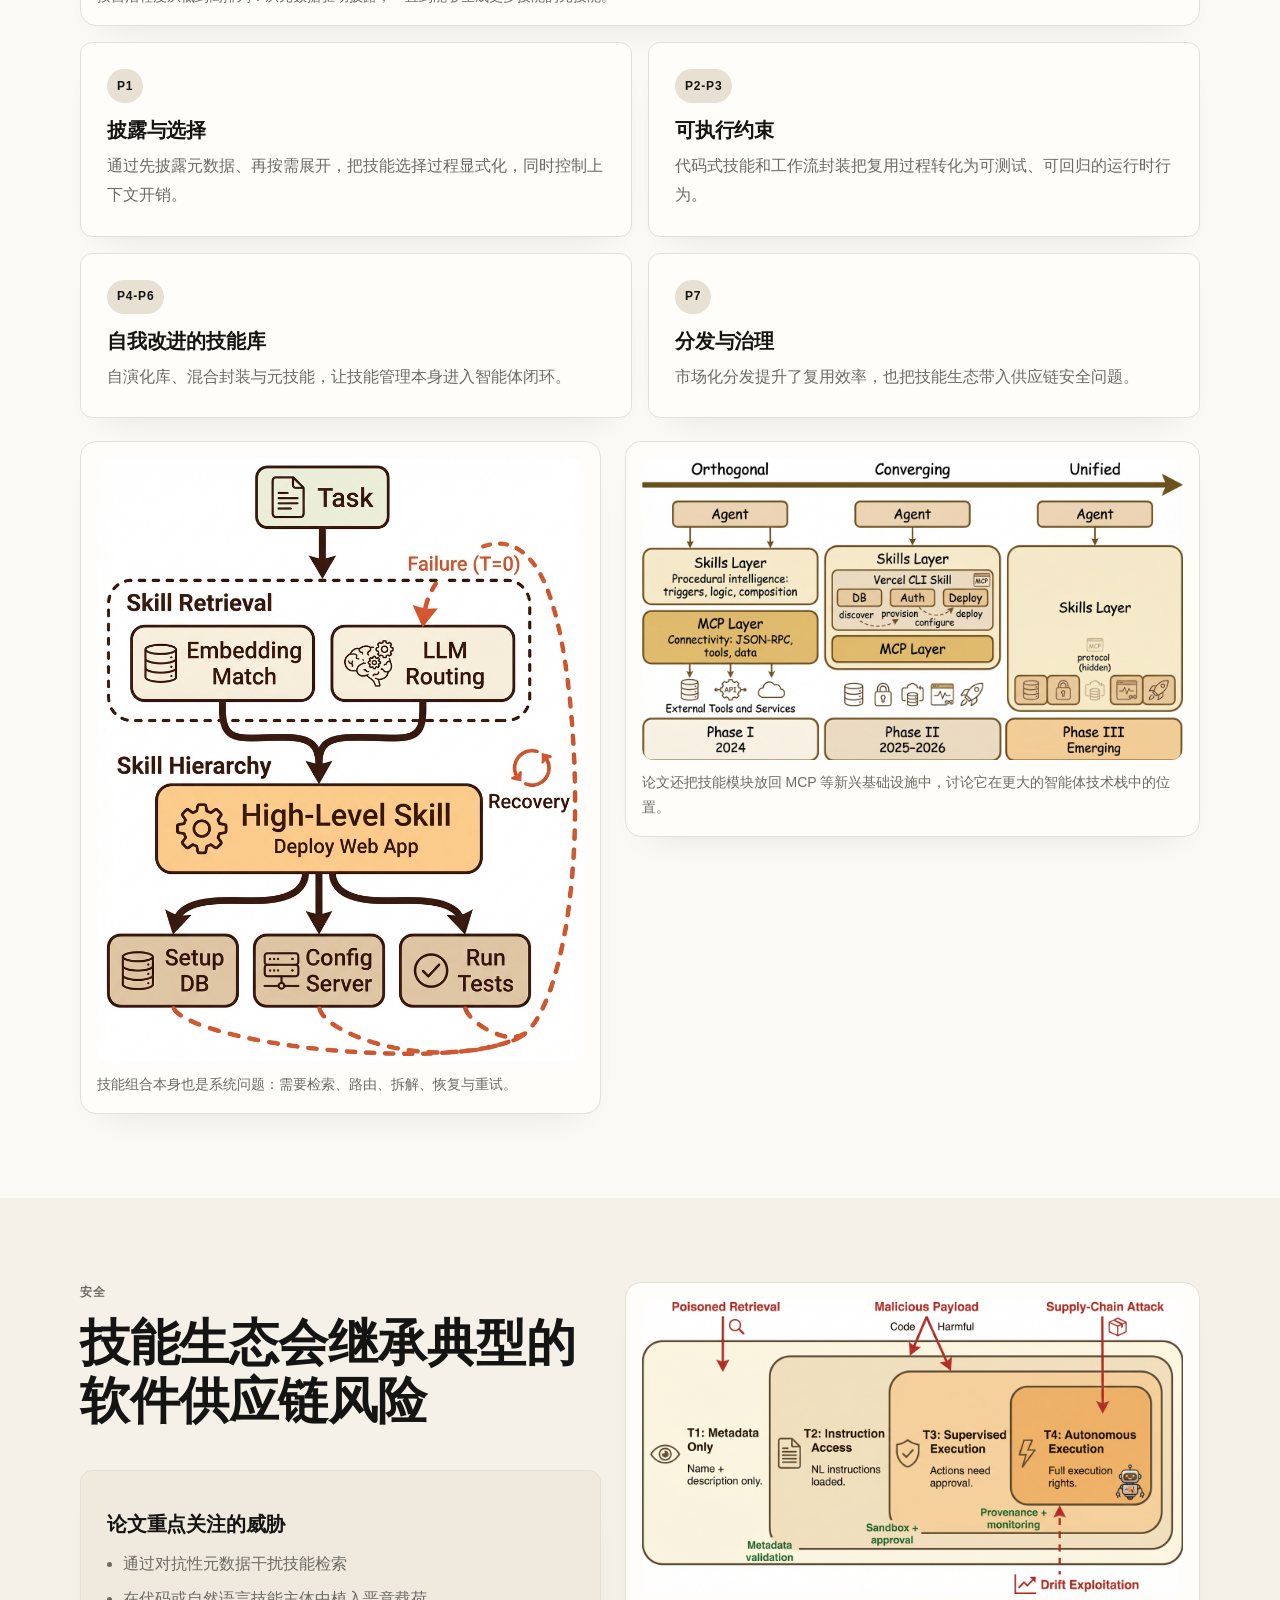
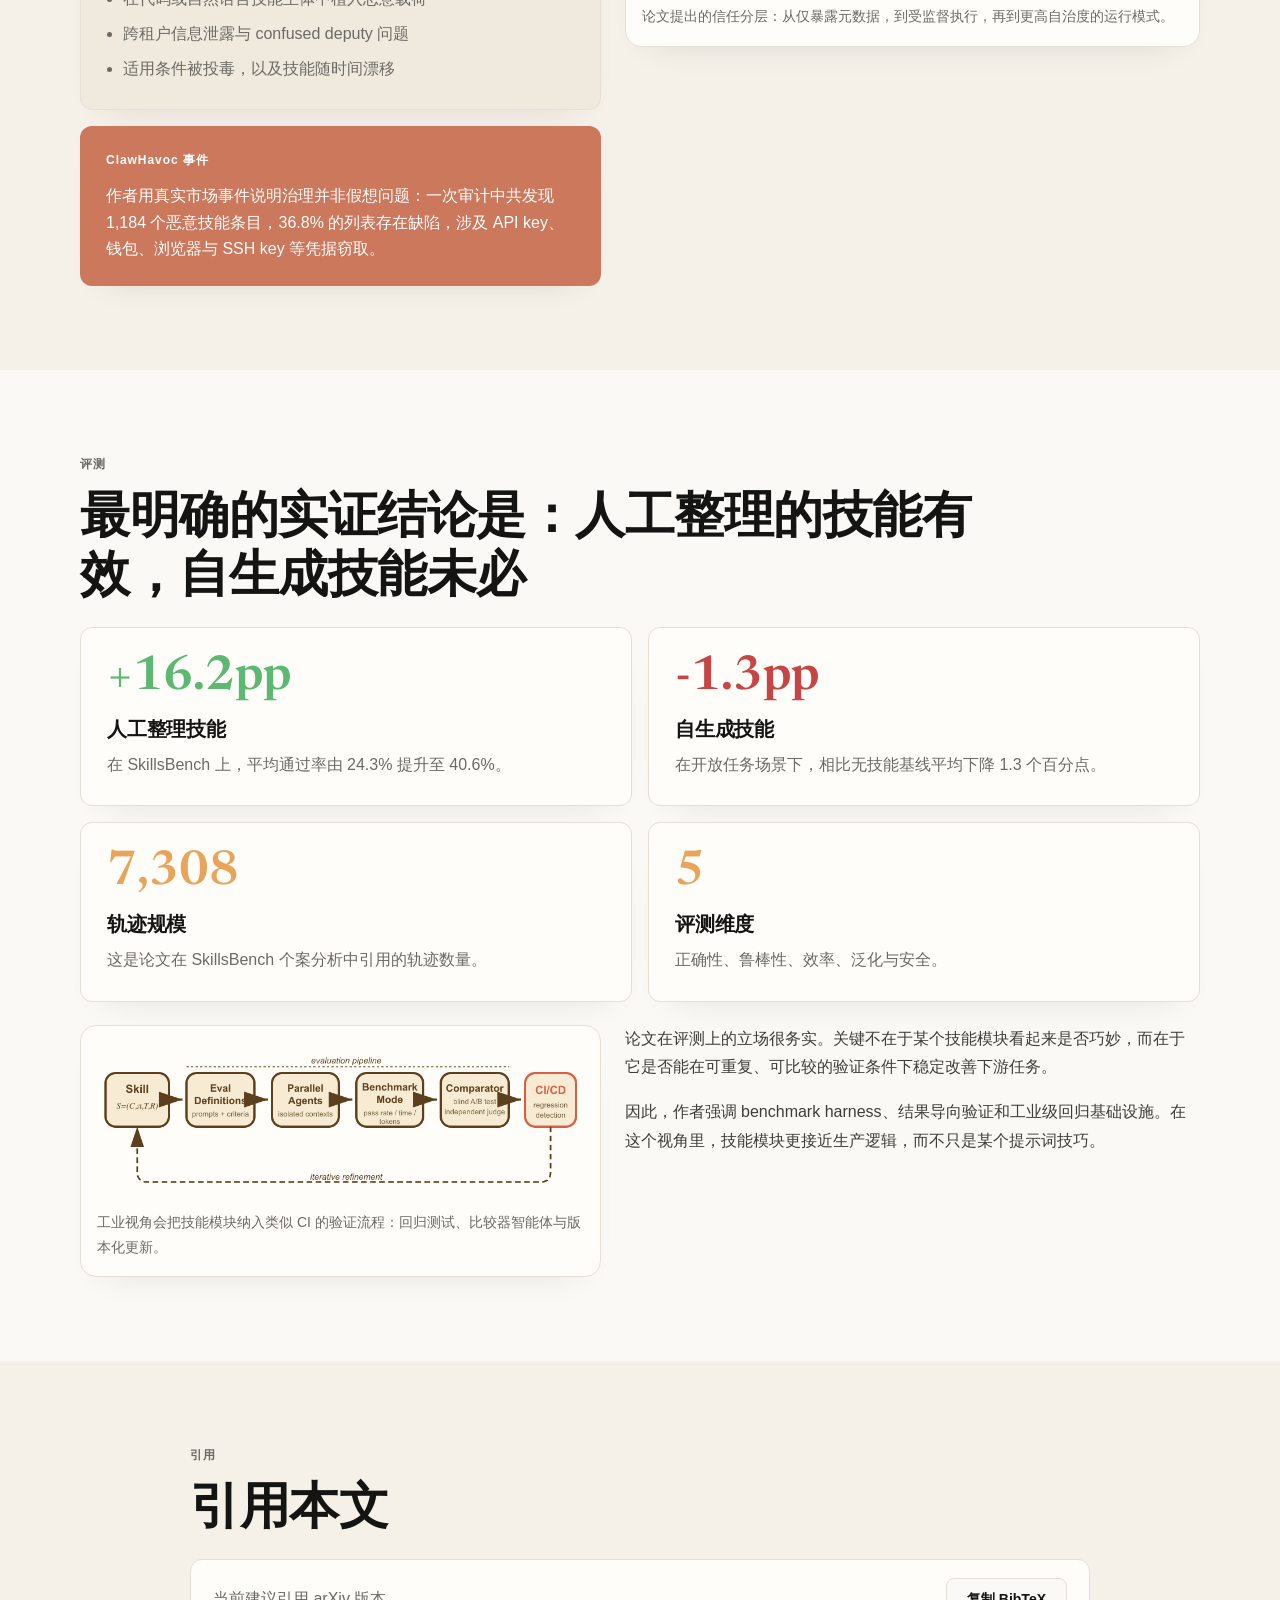
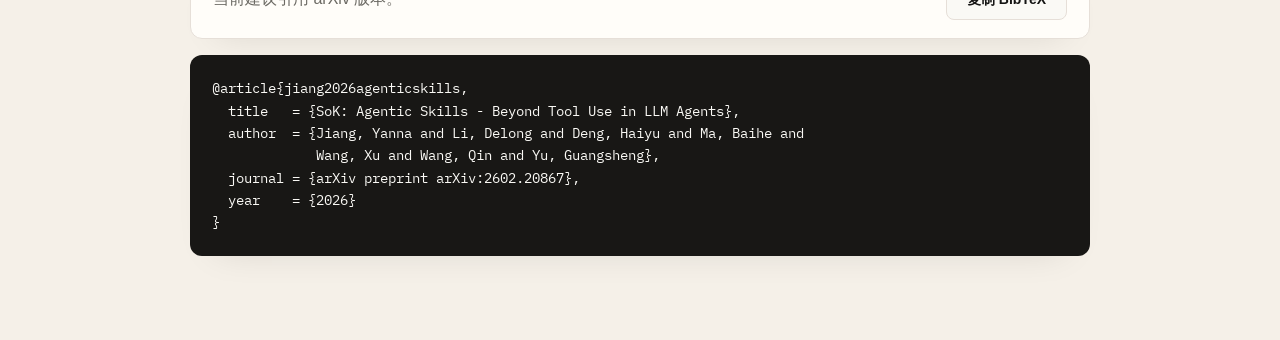
<file: zh/papers/agentic-skills/index.html>
<!DOCTYPE html>
<html lang="zh-CN">
<head>
  <meta charset="UTF-8">
  <meta name="viewport" content="width=device-width, initial-scale=1.0">
  <title>SoK: Agentic Skills 中文导读｜智能体技能分类、生命周期与安全</title>
  <meta name="description" content="《SoK: Agentic Skills》的中文可视化导读，系统梳理 LLM 智能体技能的七类设计模式、生命周期、表示方式、安全治理、供应链风险与评测方法。">
  <meta name="robots" content="index,follow,max-image-preview:large">
  <meta name="theme-color" content="#faf9f5">
  <link rel="canonical" href="https://delong-l.github.io/zh/papers/agentic-skills/">
  <link rel="alternate" hreflang="en" href="https://delong-l.github.io/papers/agentic-skills/">
  <link rel="alternate" hreflang="zh-CN" href="https://delong-l.github.io/zh/papers/agentic-skills/">
  <link rel="alternate" hreflang="x-default" href="https://delong-l.github.io/papers/agentic-skills/">

  <meta property="og:title" content="SoK: Agentic Skills 中文导读｜智能体技能分类、生命周期与安全">
  <meta property="og:description" content="系统梳理智能体技能的七类设计模式、生命周期、表示方式、安全治理与评测方法。">
  <meta property="og:type" content="article">
  <meta property="og:url" content="https://delong-l.github.io/zh/papers/agentic-skills/">
  <meta property="og:image" content="https://delong-l.github.io/papers/agentic-skills/assets/pattern-spectrum.png">

  <meta name="twitter:card" content="summary_large_image">
  <meta name="twitter:title" content="SoK: Agentic Skills 中文导读">
  <meta name="twitter:description" content="智能体技能分类、生命周期、表示方式、安全治理与评测方法的中文可视化导读。">
  <meta name="twitter:image" content="https://delong-l.github.io/papers/agentic-skills/assets/pattern-spectrum.png">

  <script type="application/ld+json">
  {
    "@context": "https://schema.org",
    "@type": "ScholarlyArticle",
    "headline": "SoK: Agentic Skills - Beyond Tool Use in LLM Agents",
    "description": "A systematization of agentic skill design patterns, lifecycle, representation, security, governance, and evaluation in LLM agents.",
    "inLanguage": "en",
    "datePublished": "2026",
    "url": "https://delong-l.github.io/zh/papers/agentic-skills/",
    "mainEntityOfPage": "https://delong-l.github.io/zh/papers/agentic-skills/",
    "sameAs": "https://arxiv.org/abs/2602.20867",
    "identifier": "arXiv:2602.20867",
    "image": "https://delong-l.github.io/papers/agentic-skills/assets/pattern-spectrum.png",
    "keywords": ["agentic skills", "LLM agents", "智能体技能", "智能体安全", "技能评测"],
    "author": [
      {"@type": "Person", "name": "Yanna Jiang"},
      {"@type": "Person", "name": "Delong Li", "url": "https://delong-l.github.io/"},
      {"@type": "Person", "name": "Haiyu Deng"},
      {"@type": "Person", "name": "Baihe Ma"},
      {"@type": "Person", "name": "Xu Wang"},
      {"@type": "Person", "name": "Qin Wang"},
      {"@type": "Person", "name": "Guangsheng Yu"}
    ],
    "encoding": {
      "@type": "MediaObject",
      "contentUrl": "https://delong-l.github.io/papers/agentic-skills/paper.pdf",
      "encodingFormat": "application/pdf"
    }
  }
  </script>

  <link rel="preconnect" href="https://fonts.googleapis.com">
  <link rel="preconnect" href="https://fonts.gstatic.com" crossorigin>
  <link href="https://fonts.googleapis.com/css2?family=Newsreader:opsz,wght@6..72,500;6..72,600;6..72,700&family=IBM+Plex+Sans:wght@400;500;600;700&family=IBM+Plex+Mono:wght@400;500&display=swap" rel="stylesheet">
  <link rel="stylesheet" href="../../../papers/agentic-skills/styles.css">
</head>
<body>
  <header class="site-header">
    <div class="shell topbar">
      <a class="brand" href="/zh/" aria-label="返回李德龙中文主页">
        <span>Agentic Skills</span>
      </a>
      <div class="topbar-end">
        <nav class="nav-scroll" aria-label="主导航">
          <a href="#summary">概览</a>
          <a href="#abstract">摘要</a>
          <a href="#framework">框架</a>
          <a href="#patterns">模式</a>
          <a href="#security">安全</a>
          <a href="#evaluation">评测</a>
          <a href="#citation">引用</a>
        </nav>
        <div class="lang-switch" aria-label="语言切换">
          <a class="lang-link" href="/papers/agentic-skills/">EN</a>
          <a class="lang-link active" href="/zh/papers/agentic-skills/">中文</a>
        </div>
      </div>
    </div>
  </header>

  <main id="top">
    <section class="hero">
      <div class="shell hero-grid">
        <div class="hero-copy">
          <p class="eyebrow">arXiv 预印本 · 2026 · 综述论文</p>
          <h1>SoK: Agentic Skills - Beyond Tool Use in LLM Agents</h1>
          <p class="deck">
            这篇综述系统梳理了 LLM 智能体中“技能模块（agentic skills）”的定义、获取方式、执行机制、安全风险与评测方法。
          </p>

          <div class="author-block">
            <p class="authors">Yanna Jiang, Delong Li, Haiyu Deng, Baihe Ma, Xu Wang, Qin Wang, Guangsheng Yu</p>
            <p class="affiliations">悉尼科技大学 · CSIRO Data61</p>
          </div>

          <div class="button-row">
            <a class="button primary" href="../../../papers/agentic-skills/paper.pdf" target="_blank" rel="noopener">论文 PDF</a>
            <a class="button secondary" href="https://arxiv.org/abs/2602.20867" target="_blank" rel="noopener">arXiv</a>
            <a class="button secondary" href="#citation">BibTeX</a>
          </div>

          <div class="hero-facts">
            <article>
              <span class="fact-label">覆盖范围</span>
              <strong>65 篇论文，24 个系统</strong>
            </article>
            <article>
              <span class="fact-label">分类结果</span>
              <strong>7 类模式，5 种表示形态</strong>
            </article>
            <article>
              <span class="fact-label">核心结论</span>
              <strong>人工整理技能 +16.2pp；自生成技能 -1.3pp</strong>
            </article>
          </div>
        </div>

        <figure class="hero-figure">
          <img src="../../../papers/agentic-skills/assets/pattern-spectrum.png" alt="agentic skills 的七类典型设计模式">
          <figcaption>
            论文给出的核心系统视图：技能模块如何被封装、加载、组合并在运行时执行。
          </figcaption>
        </figure>
      </div>
    </section>

    <section id="summary" class="section">
      <div class="shell">
        <div class="section-heading">
          <p class="kicker">概览</p>
          <h2>这篇综述的三点核心贡献</h2>
        </div>

        <div class="card-grid three-up">
          <article class="feature-card">
            <span class="feature-index">01</span>
            <h3>统一的技能抽象</h3>
            <p>
              作者将“skill”形式化为具有适用条件、执行策略、终止条件与接口的可复用过程模块。
            </p>
          </article>
          <article class="feature-card">
            <span class="feature-index">02</span>
            <h3>完整的生命周期模型</h3>
            <p>
              把发现、练习、蒸馏、存储、调用与更新放进同一条系统链路中讨论。
            </p>
          </article>
          <article class="feature-card">
            <span class="feature-index">03</span>
            <h3>面向真实部署的视角</h3>
            <p>
              论文不只讨论能力提升，也把信任分层、供应链风险、评测与治理纳入系统视角。
            </p>
          </article>
        </div>
      </div>
    </section>

    <section id="abstract" class="section band-soft">
      <div class="shell split-layout">
        <div class="section-heading">
          <p class="kicker">摘要</p>
          <h2>把技能模块层当作独立系统层来理解</h2>
        </div>

        <div class="prose">
          <p>
            随着智能体系统承担更长、更复杂的任务，单次工具调用已经不足以解释其稳定性来源。论文提出，真正值得研究的是可复用的过程能力，也就是技能模块（agentic skills）：它们如何被发现、沉淀、调用，并在长期运行中持续维护。
          </p>
          <p>
            作者据此提出两套互补视角。第一套是七类模式的分类框架，用来描述现实系统中技能模块如何被封装与部署，包括元数据披露、代码式技能、自演化技能库以及市场化分发。第二套则从“技能以什么形式存在、它作用于哪里”来划分表示方式与执行范围。
          </p>
          <p>
            更重要的是，论文没有把 skill 只当作提示工程技巧，而是把它视为需要安全边界、版本治理和确定性验证的系统资产。这也是整篇综述最有价值的地方。
          </p>
        </div>
      </div>
    </section>

    <section id="framework" class="section">
      <div class="shell">
        <div class="section-heading wide-heading">
          <p class="kicker">框架</p>
          <h2>什么样的过程才算一个 agentic skill</h2>
          <p class="section-note">
            作者把技能模块视为有边界、可复用、可调度的过程模块，从而将其与一次性计划、孤立工具调用和普通记忆记录区分开来。
          </p>
        </div>

        <div class="framework-layout">
          <figure class="media-card figure-focus">
            <img src="../../../papers/agentic-skills/assets/skill-anatomy.png" alt="agentic skill 的内部结构示意图">
            <figcaption>
              论文反复使用的 anatomy 视图：适用条件、执行策略、终止条件与接口。
            </figcaption>
          </figure>

          <div class="framework-copy">
            <article class="equation-card">
              <span class="equation-label">形式定义</span>
              <code>S = (C, pi, T, R)</code>
              <p>
                由适用条件、执行策略、终止条件与可复用接口共同组成。
              </p>
            </article>

            <div class="definition-grid">
              <article class="definition-card">
                <span>C</span>
                <h3>何时调用</h3>
                <p>适用条件决定某个技能是否匹配当前任务上下文。</p>
              </article>
              <article class="definition-card">
                <span>pi</span>
                <h3>如何执行</h3>
                <p>执行策略可以是自然语言、代码、工作流，或它们的混合封装。</p>
              </article>
              <article class="definition-card">
                <span>T</span>
                <h3>何时终止</h3>
                <p>终止规则让技能具备可审计性，而不是无限延展的提示词。</p>
              </article>
              <article class="definition-card">
                <span>R</span>
                <h3>如何复用</h3>
                <p>接口把技能暴露为可路由、可组合的调用工件。</p>
              </article>
            </div>
          </div>
        </div>
      </div>
    </section>

    <section id="lifecycle" class="section band-soft">
      <div class="shell">
        <div class="section-heading wide-heading">
          <p class="kicker">生命周期</p>
          <h2>技能模块不是一次性提示，而是持续演化的系统资产</h2>
          <p class="section-note">
            这一生命周期视图把综述从分类梳理推进到系统层面：技能模块需要被获取、存储、执行、评测，并在证据驱动下持续修订。
          </p>
        </div>

        <div class="lifecycle-layout">
          <figure class="media-card figure-focus">
            <img src="../../../papers/agentic-skills/assets/skill-lifecycle.png" alt="agentic skill 生命周期示意图">
            <figcaption>
              生命周期模型把发现、练习、蒸馏、存储、调用、执行与更新连成一条完整链路。
            </figcaption>
          </figure>

          <div class="timeline-card step-list">
            <article>
              <span class="step-index">01</span>
              <div>
                <h3>发现</h3>
                <p>识别值得沉淀为技能的重复任务、失败模式或高价值人工操作。</p>
              </div>
            </article>
            <article>
              <span class="step-index">02</span>
              <div>
                <h3>练习与精炼</h3>
                <p>通过执行反馈、反思或外部监督，持续改进候选过程。</p>
              </div>
            </article>
            <article>
              <span class="step-index">03</span>
              <div>
                <h3>蒸馏</h3>
                <p>把成功轨迹压缩为边界清晰、可复用的技能工件。</p>
              </div>
            </article>
            <article>
              <span class="step-index">04</span>
              <div>
                <h3>存储与检索</h3>
                <p>对技能进行索引、版本管理，并在合适的上下文中检索与路由。</p>
              </div>
            </article>
            <article>
              <span class="step-index">05</span>
              <div>
                <h3>执行与更新</h3>
                <p>在权限边界内运行，再根据评测和回归结果进行精炼、替换或退役。</p>
              </div>
            </article>
          </div>
        </div>
      </div>
    </section>

    <section id="patterns" class="section">
      <div class="shell">
        <div class="section-heading wide-heading">
          <p class="kicker">模式</p>
          <h2>七类典型模式展示了技能模块如何被封装、调度与分发</h2>
          <p class="section-note">
            这些模式并非互斥；一个成熟系统往往会同时采用多种表示与调度机制。
          </p>
        </div>

        <figure class="wide-media">
          <img src="../../../papers/agentic-skills/assets/pattern-spectrum.png" alt="agentic skills 的七类典型设计模式">
          <figcaption>
            按自治程度从低到高排列：从元数据驱动披露，一直到能够生成更多技能的元技能。
          </figcaption>
        </figure>

        <div class="pattern-lenses">
          <article class="pattern-card pattern-lens">
            <span class="pattern-tag">P1</span>
            <h3>披露与选择</h3>
            <p>通过先披露元数据、再按需展开，把技能选择过程显式化，同时控制上下文开销。</p>
          </article>
          <article class="pattern-card pattern-lens">
            <span class="pattern-tag">P2-P3</span>
            <h3>可执行约束</h3>
            <p>代码式技能和工作流封装把复用过程转化为可测试、可回归的运行时行为。</p>
          </article>
          <article class="pattern-card pattern-lens">
            <span class="pattern-tag">P4-P6</span>
            <h3>自我改进的技能库</h3>
            <p>自演化库、混合封装与元技能，让技能管理本身进入智能体闭环。</p>
          </article>
          <article class="pattern-card pattern-lens">
            <span class="pattern-tag">P7</span>
            <h3>分发与治理</h3>
            <p>市场化分发提升了复用效率，也把技能生态带入供应链安全问题。</p>
          </article>
        </div>

        <div class="split-layout lower-split">
          <figure class="media-card">
            <img src="../../../papers/agentic-skills/assets/skill-composition.png" alt="skill 的组合与编排">
            <figcaption>
              技能组合本身也是系统问题：需要检索、路由、拆解、恢复与重试。
            </figcaption>
          </figure>

          <figure class="media-card">
            <img src="../../../papers/agentic-skills/assets/mcp-skills-evolution.png" alt="MCP 与 skills 的关系">
            <figcaption>
              论文还把技能模块放回 MCP 等新兴基础设施中，讨论它在更大的智能体技术栈中的位置。
            </figcaption>
          </figure>
        </div>
      </div>
    </section>

    <section id="security" class="section band-soft">
      <div class="shell split-layout">
        <div class="text-stack">
          <div class="section-heading">
            <p class="kicker">安全</p>
            <h2>技能生态会继承典型的软件供应链风险</h2>
          </div>

          <article class="callout-card">
            <h3>论文重点关注的威胁</h3>
            <ul>
              <li>通过对抗性元数据干扰技能检索</li>
              <li>在代码或自然语言技能主体中植入恶意载荷</li>
              <li>跨租户信息泄露与 confused deputy 问题</li>
              <li>适用条件被投毒，以及技能随时间漂移</li>
            </ul>
          </article>

          <article class="coral-note">
            <span>ClawHavoc 事件</span>
            <p>
              作者用真实市场事件说明治理并非假想问题：一次审计中共发现 1,184 个恶意技能条目，36.8% 的列表存在缺陷，涉及 API key、钱包、浏览器与 SSH key 等凭据窃取。
            </p>
          </article>
        </div>

        <figure class="media-card">
          <img src="../../../papers/agentic-skills/assets/trust-tiers.png" alt="skill 治理中的信任分层威胁模型">
          <figcaption>
            论文提出的信任分层：从仅暴露元数据，到受监督执行，再到更高自治度的运行模式。
          </figcaption>
        </figure>
      </div>
    </section>

    <section id="evaluation" class="section">
      <div class="shell">
        <div class="section-heading wide-heading">
          <p class="kicker">评测</p>
          <h2>最明确的实证结论是：人工整理的技能有效，自生成技能未必</h2>
        </div>

        <div class="stats-band">
          <article class="stat-panel good">
            <span class="stat-number">+16.2pp</span>
            <h3>人工整理技能</h3>
            <p>在 SkillsBench 上，平均通过率由 24.3% 提升至 40.6%。</p>
          </article>
          <article class="stat-panel bad">
            <span class="stat-number">-1.3pp</span>
            <h3>自生成技能</h3>
            <p>在开放任务场景下，相比无技能基线平均下降 1.3 个百分点。</p>
          </article>
          <article class="stat-panel neutral">
            <span class="stat-number">7,308</span>
            <h3>轨迹规模</h3>
            <p>这是论文在 SkillsBench 个案分析中引用的轨迹数量。</p>
          </article>
          <article class="stat-panel neutral">
            <span class="stat-number">5</span>
            <h3>评测维度</h3>
            <p>正确性、鲁棒性、效率、泛化与安全。</p>
          </article>
        </div>

        <div class="split-layout lower-split">
          <figure class="media-card">
            <img src="../../../papers/agentic-skills/assets/skill-eval-pipeline.png" alt="面向工业环境的 skill 评测流水线">
            <figcaption>
              工业视角会把技能模块纳入类似 CI 的验证流程：回归测试、比较器智能体与版本化更新。
            </figcaption>
          </figure>

          <div class="prose prose-large">
            <p>
              论文在评测上的立场很务实。关键不在于某个技能模块看起来是否巧妙，而在于它是否能在可重复、可比较的验证条件下稳定改善下游任务。
            </p>
            <p>
              因此，作者强调 benchmark harness、结果导向验证和工业级回归基础设施。在这个视角里，技能模块更接近生产逻辑，而不只是某个提示词技巧。
            </p>
          </div>
        </div>
      </div>
    </section>

    <section id="citation" class="section band-soft">
      <div class="shell citation-shell">
        <div class="section-heading">
          <p class="kicker">引用</p>
          <h2>引用本文</h2>
        </div>

        <div class="citation-toolbar">
          <p>当前建议引用 arXiv 版本。</p>
          <button id="copy-citation" class="button secondary" type="button">复制 BibTeX</button>
        </div>

        <pre id="citation-block">@article{jiang2026agenticskills,
  title   = {SoK: Agentic Skills - Beyond Tool Use in LLM Agents},
  author  = {Jiang, Yanna and Li, Delong and Deng, Haiyu and Ma, Baihe and
             Wang, Xu and Wang, Qin and Yu, Guangsheng},
  journal = {arXiv preprint arXiv:2602.20867},
  year    = {2026}
}</pre>
      </div>
    </section>
  </main>

  <script src="../../../papers/agentic-skills/script.js"></script>
</body>
</html>
</file>
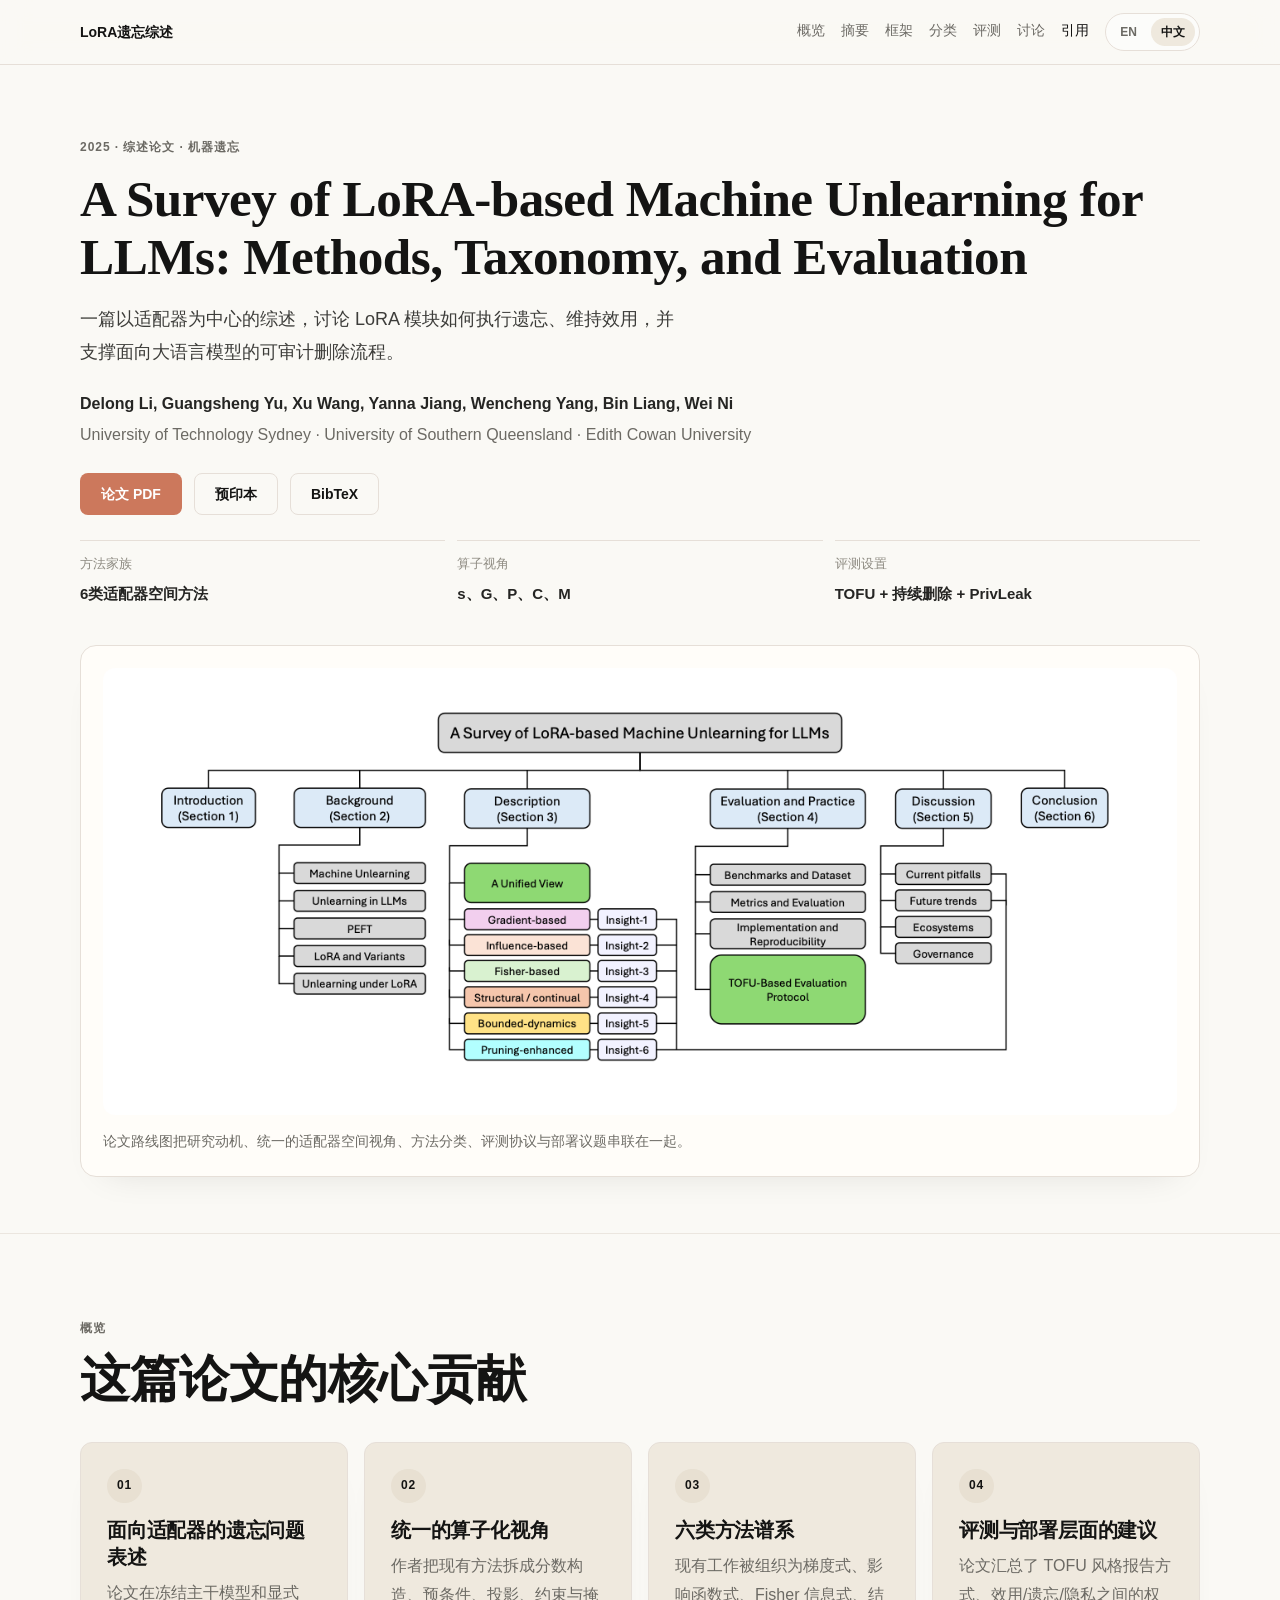
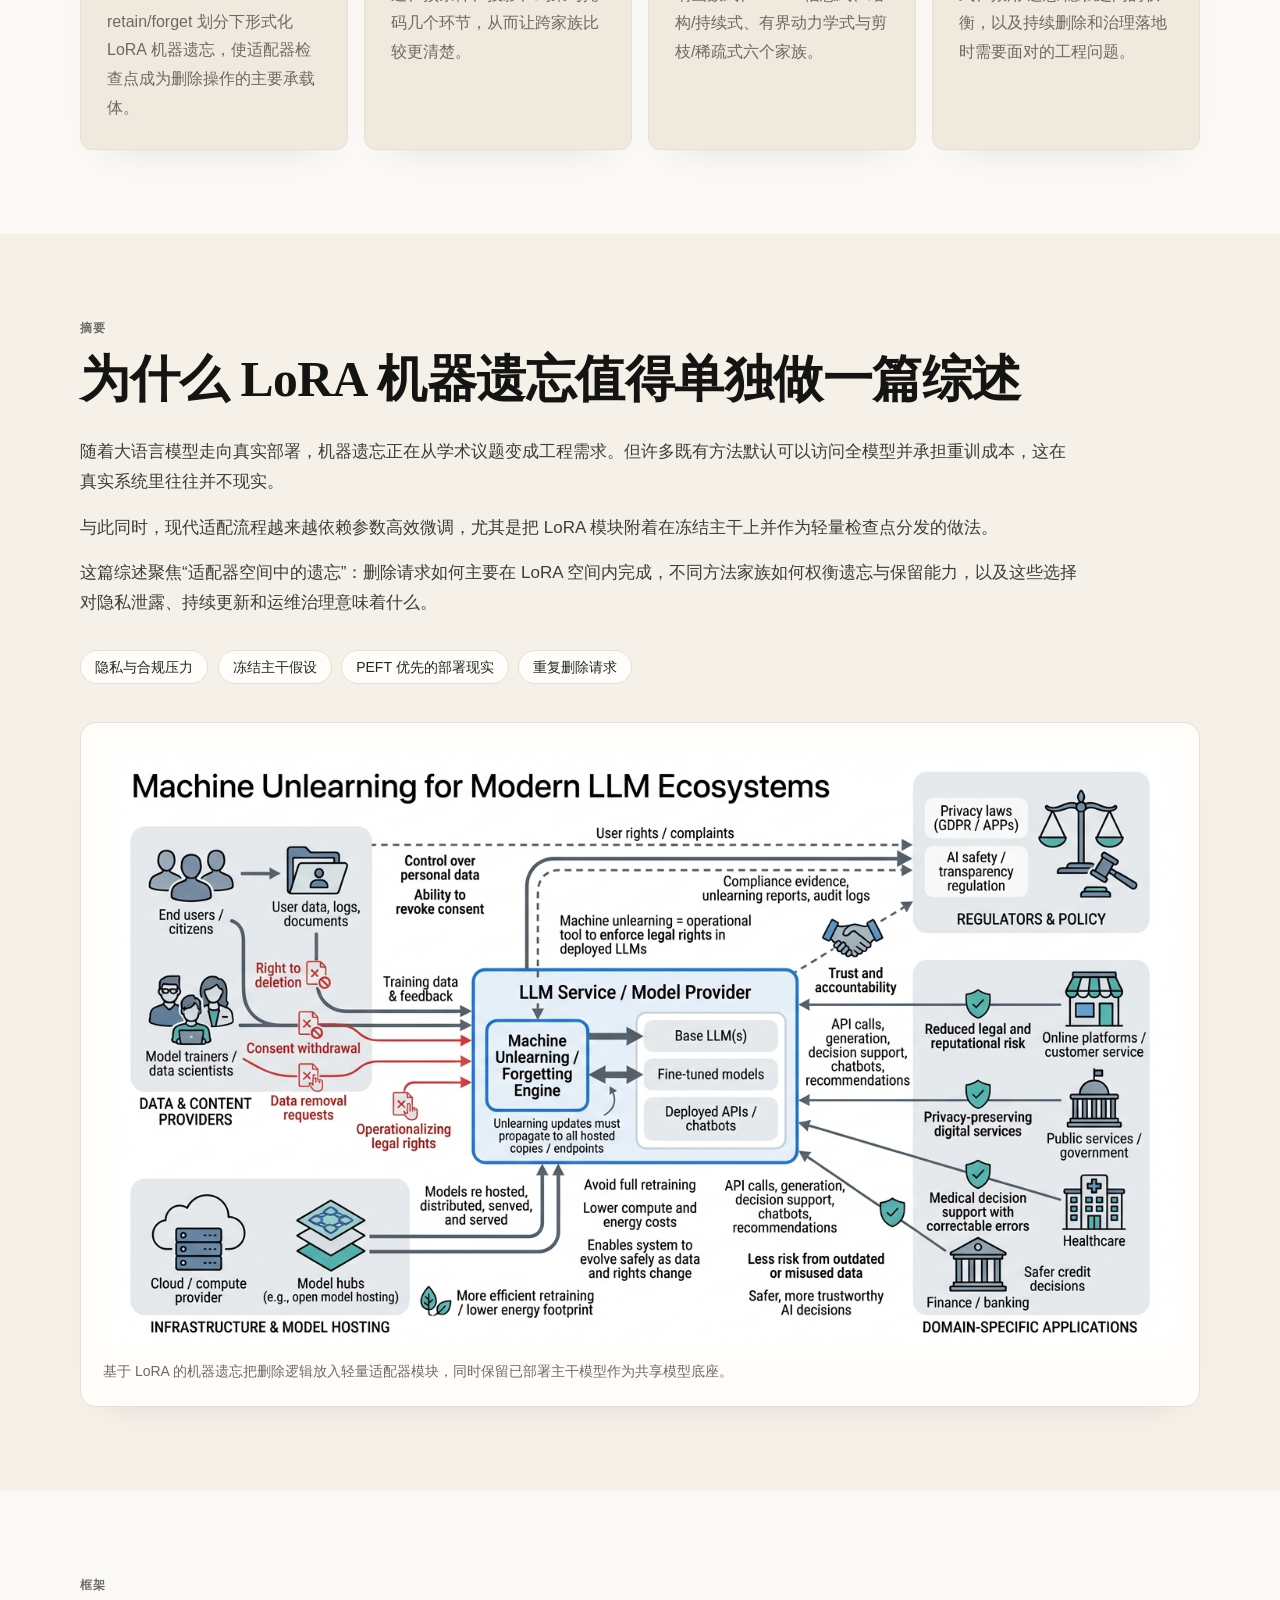
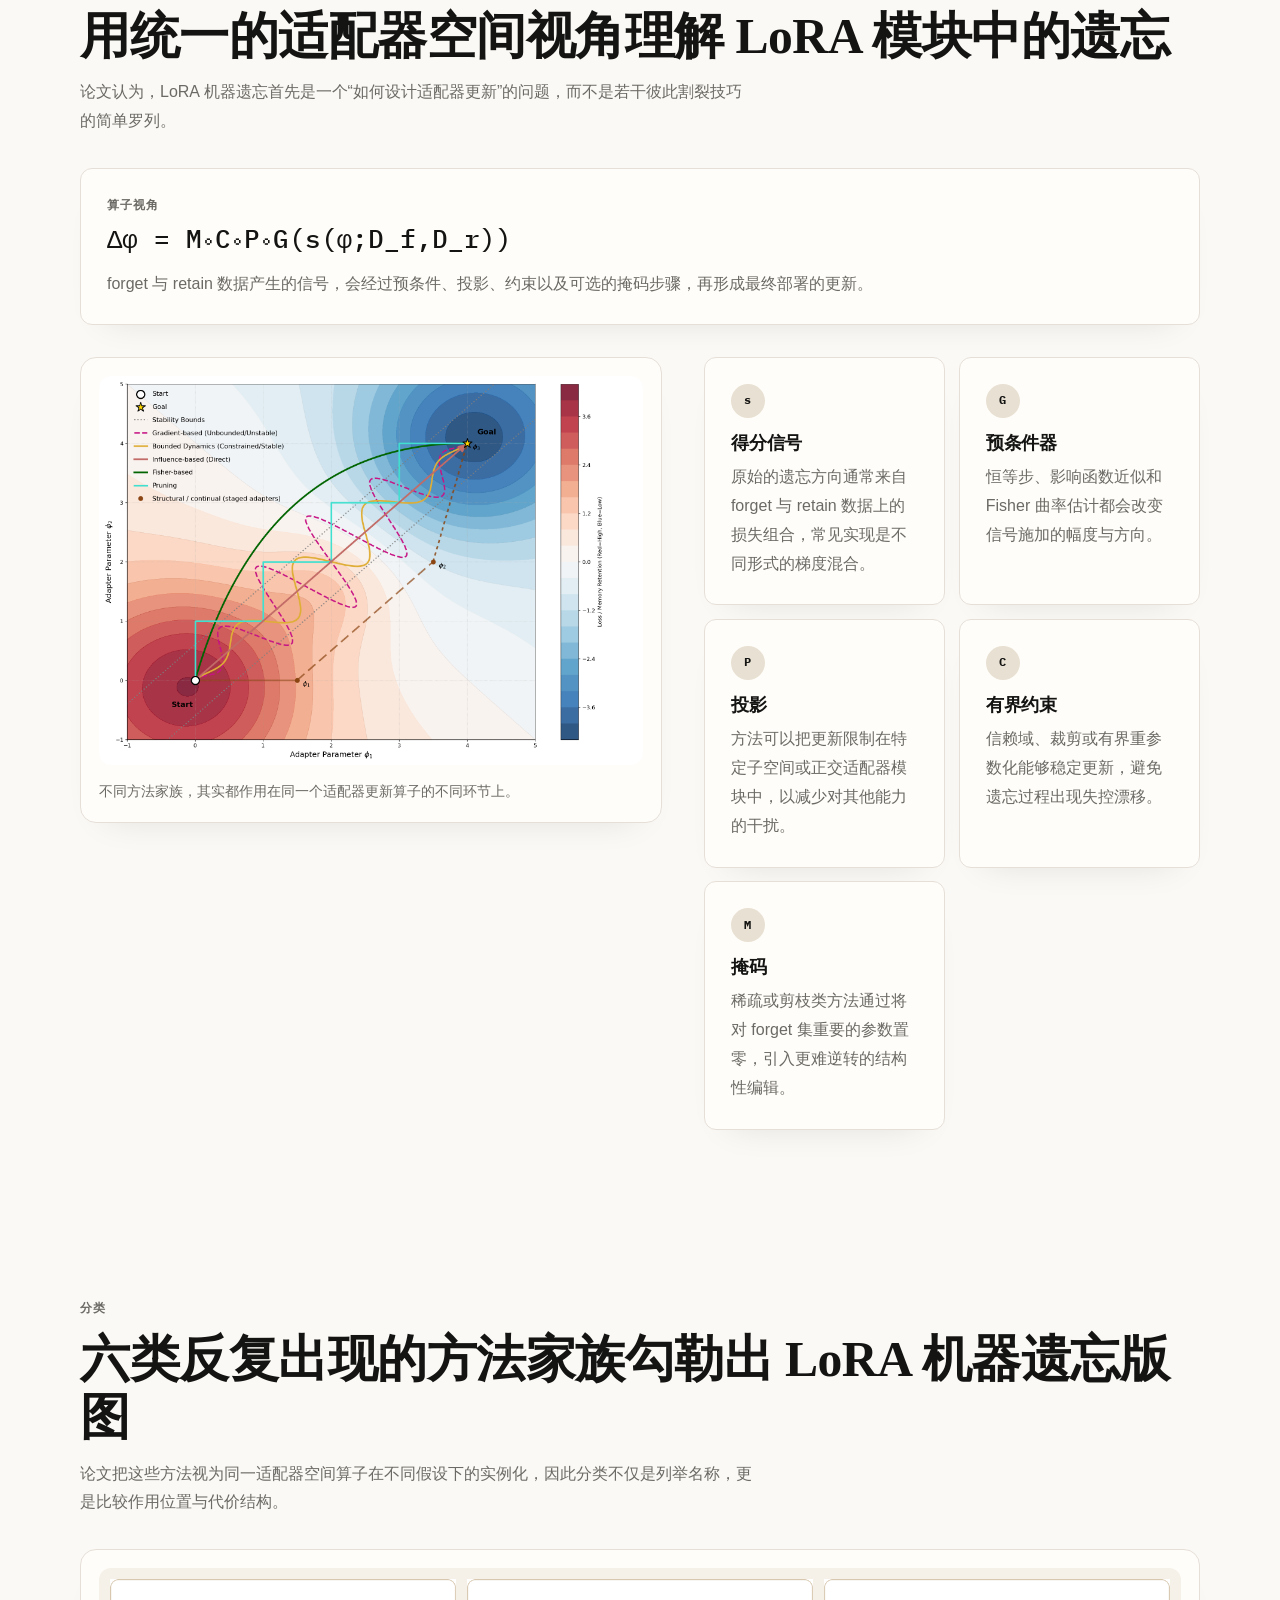
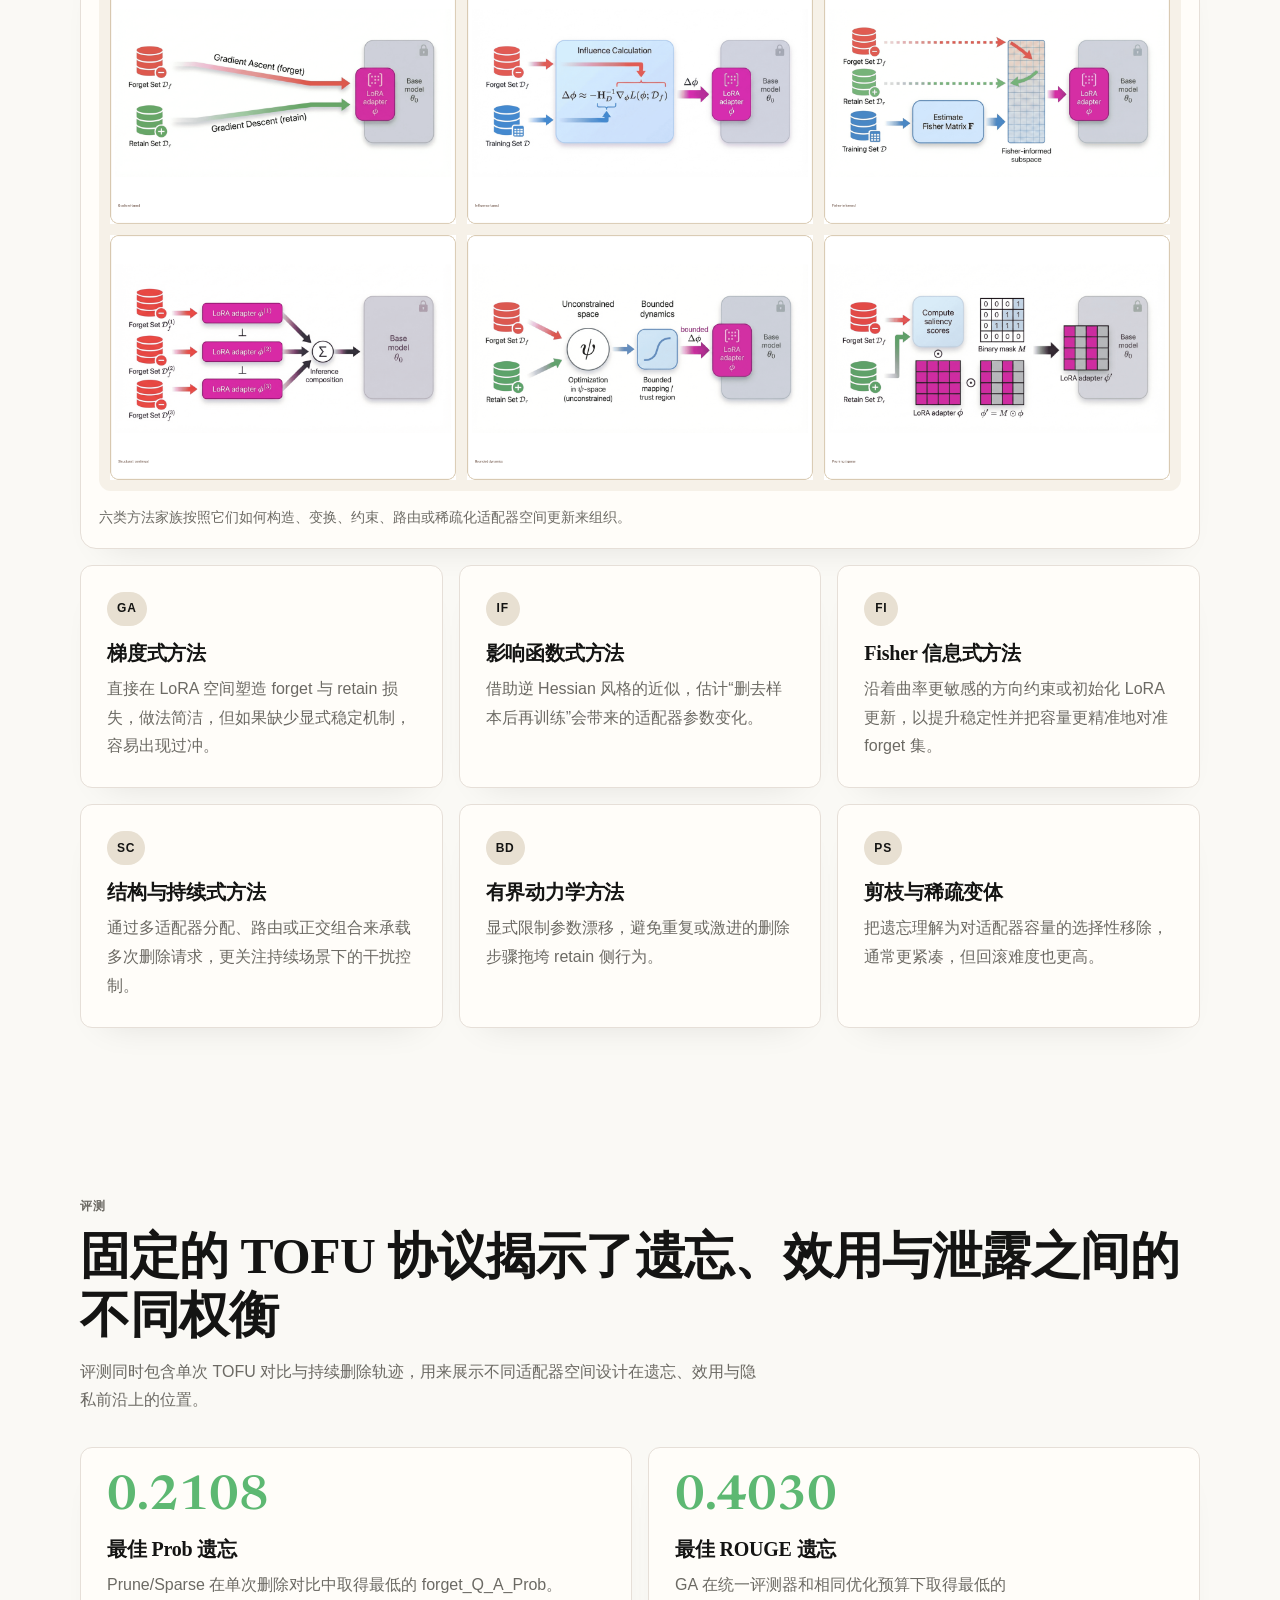
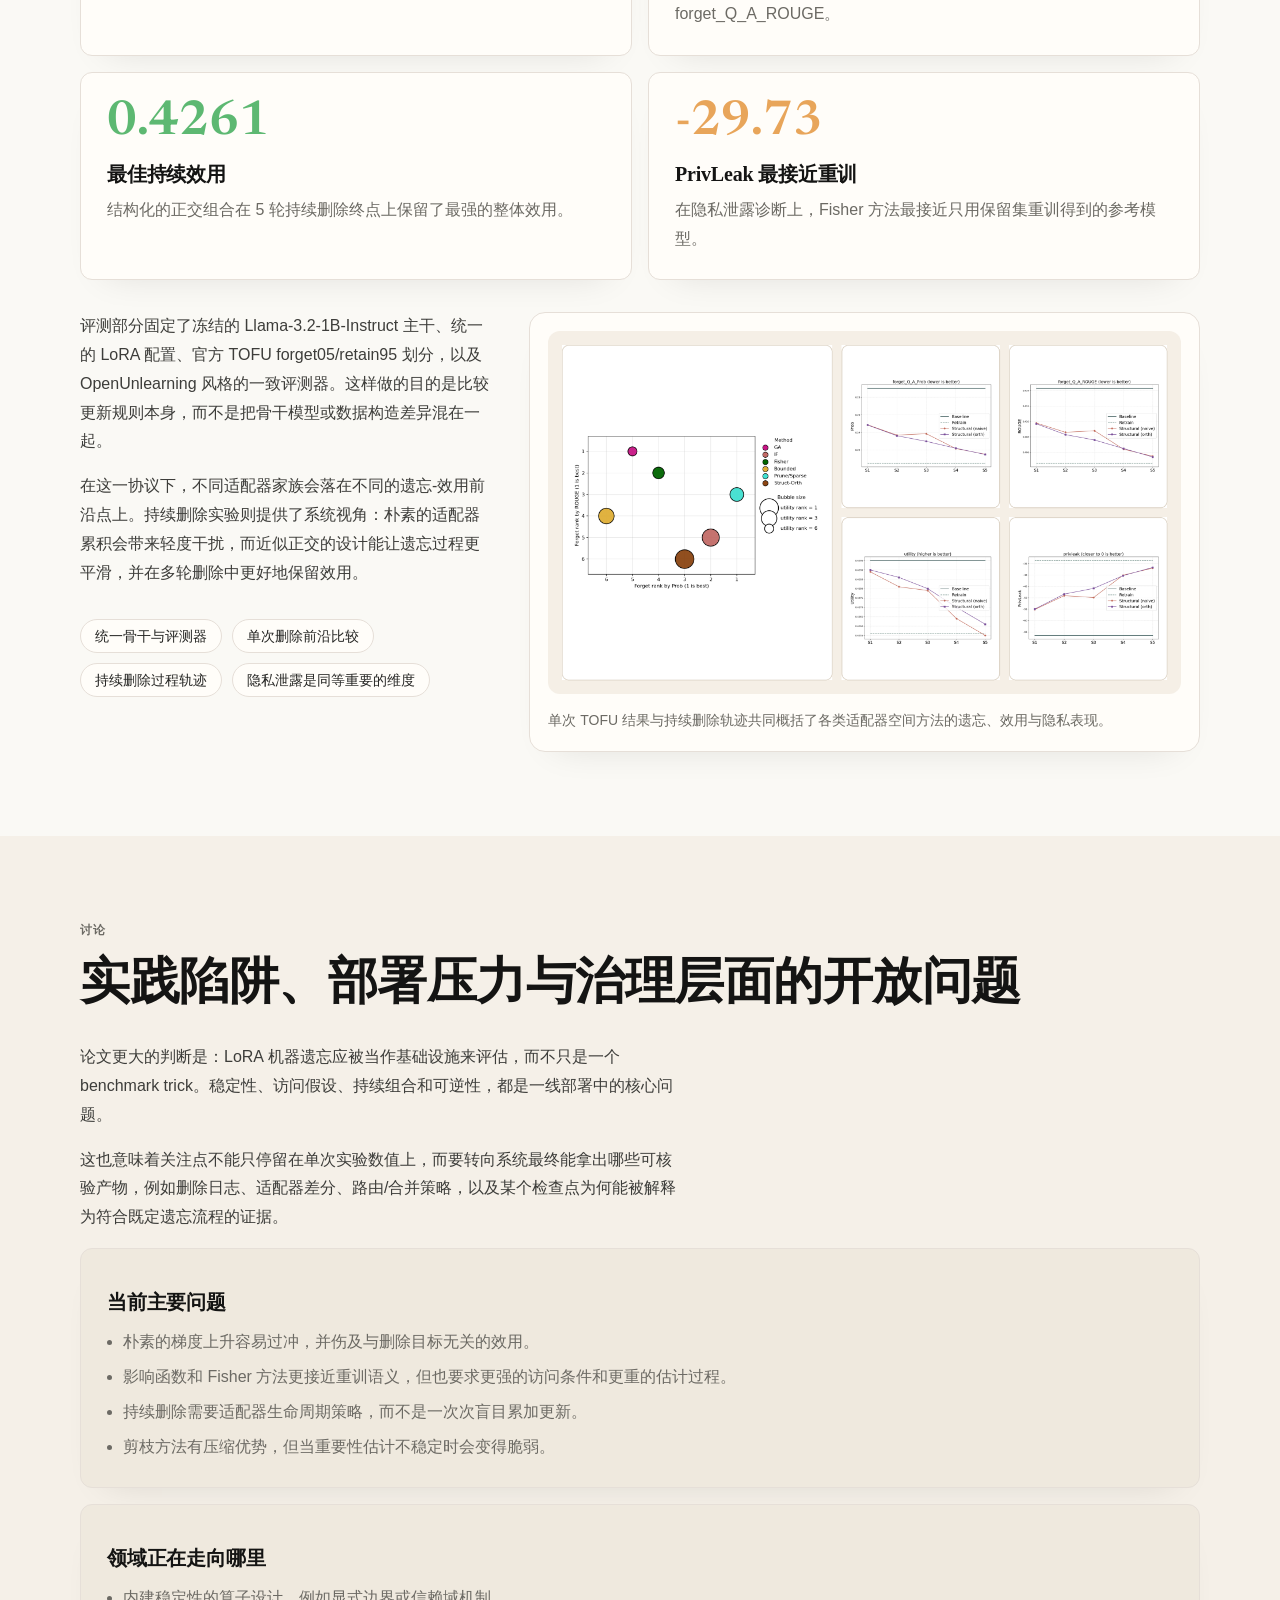
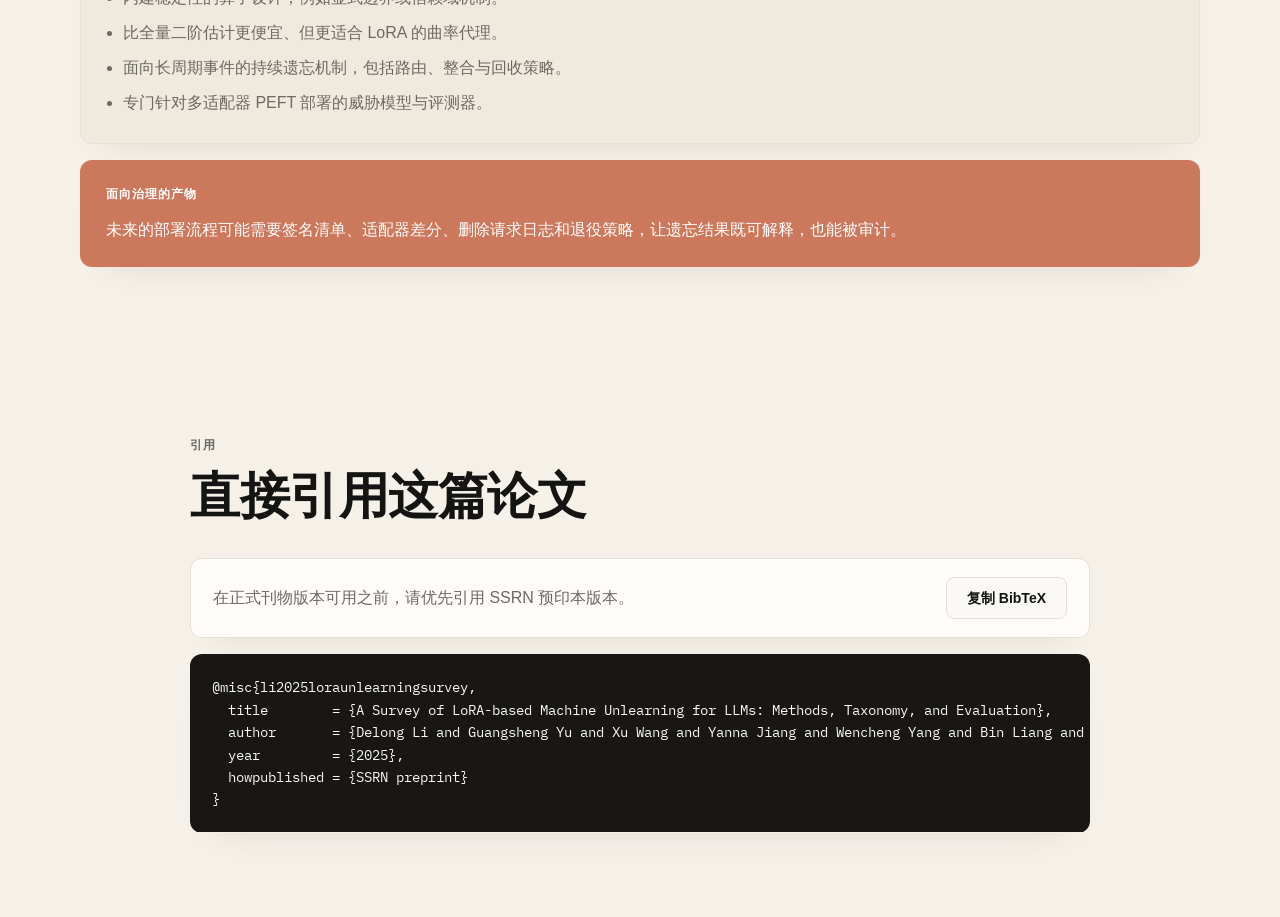
<file: zh/papers/lora-unlearning/index.html>
<!DOCTYPE html>
<html lang="zh-CN">
<head>
  <meta charset="UTF-8">
  <meta name="viewport" content="width=device-width, initial-scale=1.0">
  <title>LoRA 大模型机器遗忘综述｜方法分类、评测与部署导读</title>
  <meta name="description" content="LoRA 大模型机器遗忘综述的中文可视化导读，涵盖统一的适配器空间算子视角、六类方法谱系、TOFU 评测协议、隐私风险、持续删除与部署治理。">
  <meta name="robots" content="index,follow,max-image-preview:large">
  <meta name="theme-color" content="#faf9f5">
  <link rel="canonical" href="https://delong-l.github.io/zh/papers/lora-unlearning/">

  <meta property="og:title" content="LoRA 大模型机器遗忘综述｜方法分类、评测与部署导读">
  <meta property="og:description" content="涵盖适配器空间算子、六类 LoRA 遗忘方法、TOFU 评测、隐私风险、持续删除与部署治理。">
  <meta property="og:type" content="article">
  <meta property="og:url" content="https://delong-l.github.io/zh/papers/lora-unlearning/">
  <meta property="og:image" content="https://delong-l.github.io/papers/lora-unlearning/assets/method-taxonomy-grid.png">

  <meta name="twitter:card" content="summary_large_image">
  <meta name="twitter:title" content="LoRA 大模型机器遗忘综述｜中文导读">
  <meta name="twitter:description" content="适配器空间算子、六类方法谱系、TOFU 评测、隐私风险、持续删除与部署治理。">
  <meta name="twitter:image" content="https://delong-l.github.io/papers/lora-unlearning/assets/method-taxonomy-grid.png">

  <script type="application/ld+json">
  {
    "@context": "https://schema.org",
    "@type": "ScholarlyArticle",
    "headline": "A Survey of LoRA-based Machine Unlearning for LLMs: Methods, Taxonomy, and Evaluation",
    "description": "A survey of adapter-centric machine unlearning for large language models, covering a unified operator view, six method families, evaluation, privacy, and continual deletion.",
    "inLanguage": "en",
    "datePublished": "2025",
    "url": "https://delong-l.github.io/zh/papers/lora-unlearning/",
    "mainEntityOfPage": "https://delong-l.github.io/zh/papers/lora-unlearning/",
    "sameAs": "https://papers.ssrn.com/sol3/papers.cfm?abstract_id=5866522",
    "identifier": "SSRN:5866522",
    "image": "https://delong-l.github.io/papers/lora-unlearning/assets/method-taxonomy-grid.png",
    "keywords": ["机器遗忘", "LoRA", "大语言模型", "TOFU", "隐私", "持续删除"],
    "author": [
      {"@type": "Person", "name": "Delong Li", "url": "https://delong-l.github.io/"},
      {"@type": "Person", "name": "Guangsheng Yu"},
      {"@type": "Person", "name": "Xu Wang"},
      {"@type": "Person", "name": "Yanna Jiang"},
      {"@type": "Person", "name": "Wencheng Yang"},
      {"@type": "Person", "name": "Bin Liang"},
      {"@type": "Person", "name": "Wei Ni"}
    ],
    "encoding": {
      "@type": "MediaObject",
      "contentUrl": "https://delong-l.github.io/papers/lora-unlearning/paper.pdf",
      "encodingFormat": "application/pdf"
    }
  }
  </script>

  <link rel="preconnect" href="https://fonts.googleapis.com">
  <link rel="preconnect" href="https://fonts.gstatic.com" crossorigin>
  <link href="https://fonts.googleapis.com/css2?family=Newsreader:opsz,wght@6..72,500;6..72,600;6..72,700&amp;family=IBM+Plex+Sans:wght@400;500;600;700&amp;family=IBM+Plex+Mono:wght@400;500&amp;display=swap" rel="stylesheet">
  <link rel="stylesheet" href="styles.css">
  <link rel="alternate" hreflang="en" href="https://delong-l.github.io/papers/lora-unlearning/" data-generated="alternate">
  <link rel="alternate" hreflang="zh-CN" href="https://delong-l.github.io/zh/papers/lora-unlearning/" data-generated="alternate">
  <link rel="alternate" hreflang="x-default" href="https://delong-l.github.io/papers/lora-unlearning/" data-generated="alternate">
</head>
<body>
  <header class="site-header">
    <div class="shell topbar">
      <a class="brand" href="#top" aria-label="Back to top" id="brand-link">
        <span class="brand-mark" aria-hidden="true" hidden></span>
        <span id="brand-title">Paper page</span>
      </a>
      <div class="topbar-end">
        <nav class="nav-scroll" aria-label="Primary" id="nav-links"></nav>
        <div class="lang-switch" aria-label="Language switch" id="lang-switch" hidden></div>
      </div>
    </div>
  </header>

  <main id="top">
    <section class="hero" id="hero-root">
      <div class="shell hero-grid">
        <div class="hero-copy">
          <p class="eyebrow">2025 · 综述论文 · 机器遗忘</p>
          <h1>A Survey of LoRA-based Machine Unlearning for LLMs: Methods, Taxonomy, and Evaluation</h1>
          <p class="deck">一篇以适配器为中心的综述，讨论 LoRA 模块如何执行遗忘、维持效用，并支撑面向大语言模型的可审计删除流程。</p>
          <div class="author-block">
            <p class="authors">Delong Li, Guangsheng Yu, Xu Wang, Yanna Jiang, Wencheng Yang, Bin Liang, Wei Ni</p>
            <p class="affiliations">悉尼科技大学 · 南昆士兰大学 · 伊迪斯科文大学</p>
          </div>
          <div class="button-row">
            <a class="button primary" href="/papers/lora-unlearning/paper.pdf" target="_blank" rel="noopener">论文 PDF</a>
            <a class="button secondary" href="https://papers.ssrn.com/sol3/papers.cfm?abstract_id=5866522" target="_blank" rel="noopener">预印本</a>
            <a class="button secondary" href="#citation">BibTeX</a>
          </div>
          <div class="hero-facts">
            <article><span class="fact-label">方法家族</span><strong>6 类适配器空间方法</strong></article>
            <article><span class="fact-label">算子视角</span><strong>s、G、P、C、M</strong></article>
            <article><span class="fact-label">评测设置</span><strong>TOFU + 持续删除 + PrivLeak</strong></article>
          </div>
        </div>
        <figure class="hero-figure figure-roadmap">
          <img src="/papers/lora-unlearning/assets/survey-roadmap.png" alt="从 LoRA 机器遗忘研究动机到方法分类、评测和治理的路线图">
          <figcaption>论文路线图将研究动机、统一的适配器空间视角、方法分类、评测协议与部署议题串联起来。</figcaption>
        </figure>
      </div>
    </section>
    <section class="section" id="summary-root">
      <div class="shell">
        <div class="section-heading"><p class="kicker">概览</p><h2>这篇论文的核心贡献</h2></div>
        <div class="feature-grid">
          <article class="feature-card"><span class="feature-index">01</span><h3>面向适配器的遗忘问题表述</h3><p>论文在冻结主干模型和显式 retain/forget 划分下形式化 LoRA 机器遗忘，使适配器检查点成为删除操作的主要承载体。</p></article>
          <article class="feature-card"><span class="feature-index">02</span><h3>统一的算子化视角</h3><p>作者把现有方法拆成分数构造、预条件、投影、约束与掩码几个环节，使跨家族比较更加清楚。</p></article>
          <article class="feature-card"><span class="feature-index">03</span><h3>六类方法谱系</h3><p>现有工作被组织为梯度式、影响函数式、Fisher 信息式、结构式、有界动力学式与剪枝或稀疏式方法。</p></article>
          <article class="feature-card"><span class="feature-index">04</span><h3>评测与部署建议</h3><p>论文汇总 TOFU 风格报告方式、效用与隐私权衡、持续删除行为以及治理落地中的工程问题。</p></article>
        </div>
      </div>
    </section>
    <div id="sections-root">
      <section class="section band-soft" id="abstract">
        <div class="shell">
          <div class="section-heading"><p class="kicker">摘要</p><h2>为什么 LoRA 机器遗忘值得单独做一篇综述</h2></div>
          <div class="prose">
            <p>随着大语言模型走向真实部署，机器遗忘正在从学术议题变成工程需求。但许多既有方法默认可以访问全模型并承担重训成本，这在真实系统中往往并不现实。</p>
            <p>与此同时，现代适配流程越来越依赖参数高效微调，尤其是把 LoRA 模块附着在冻结主干上，并作为轻量检查点分发的做法。</p>
            <p>这篇综述聚焦适配器空间中的遗忘：删除请求如何主要在 LoRA 空间内完成，不同方法家族如何权衡遗忘与保留能力，以及这些选择对隐私泄露、持续更新和运维治理意味着什么。</p>
          </div>
        </div>
      </section>
    </div>
    <section class="section band-soft" id="citation"></section>
  </main>

  <footer class="site-footer" id="site-footer" hidden>
    <div class="shell footer-row" id="footer-root"></div>
  </footer>
  <script id="paper-visualization-config" type="application/json" data-generated="paper-config">
{
  "site": {
    "title": "A Survey of LoRA-based Machine Unlearning for LLMs: Methods, Taxonomy, and Evaluation",
    "og_title": "LoRA 大模型机器遗忘综述｜方法分类、评测与部署导读",
    "short_title": "LoRA遗忘综述",
    "lang": "zh-CN",
    "kicker": "2025 · 综述论文 · 机器遗忘",
    "subtitle": "一篇以适配器为中心的综述，讨论 LoRA 模块如何执行遗忘、维持效用，并支撑面向大语言模型的可审计删除流程。",
    "meta_description": "LoRA 大模型机器遗忘综述的中文可视化导读，涵盖统一的适配器空间算子视角、六类方法谱系、TOFU 评测协议、隐私风险、持续删除与部署治理。",
    "theme_color": "#faf9f5",
    "canonical_url": "https://delong-l.github.io/zh/papers/lora-unlearning/",
    "og_url": "https://delong-l.github.io/zh/papers/lora-unlearning/",
    "og_image": "https://delong-l.github.io/papers/lora-unlearning/assets/method-taxonomy-grid.png",
    "alternates": [
      {
        "hreflang": "en",
        "href": "https://delong-l.github.io/papers/lora-unlearning/"
      },
      {
        "hreflang": "zh-CN",
        "href": "https://delong-l.github.io/zh/papers/lora-unlearning/"
      },
      {
        "hreflang": "x-default",
        "href": "https://delong-l.github.io/papers/lora-unlearning/"
      }
    ],
    "brand_home_url": "/zh/",
    "brand_aria_label": "返回顶部",
    "show_brand_mark": false,
    "language_switch": {
      "aria_label": "语言切换",
      "links": [
        {
          "label": "EN",
          "href": "/papers/lora-unlearning/"
        },
        {
          "label": "中文",
          "href": "/zh/papers/lora-unlearning/",
          "active": true
        }
      ]
    },
    "links": [
      {
        "label": "论文 PDF",
        "href": "/papers/lora-unlearning/paper.pdf",
        "primary": true
      },
      {
        "label": "预印本",
        "href": "https://papers.ssrn.com/sol3/papers.cfm?abstract_id=5866522"
      },
      {
        "label": "BibTeX",
        "href": "#citation"
      }
    ]
  },
  "authors": [
    "Delong Li",
    "Guangsheng Yu",
    "Xu Wang",
    "Yanna Jiang",
    "Wencheng Yang",
    "Bin Liang",
    "Wei Ni"
  ],
  "affiliations": "University of Technology Sydney · University of Southern Queensland · Edith Cowan University",
  "hero_facts": [
    {
      "label": "方法家族",
      "value": "6类适配器空间方法"
    },
    {
      "label": "算子视角",
      "value": "s、G、P、C、M"
    },
    {
      "label": "评测设置",
      "value": "TOFU + 持续删除 + PrivLeak"
    }
  ],
  "hero_figure": {
    "src": "/papers/lora-unlearning/assets/survey-roadmap.png",
    "alt": "Roadmap showing how the survey moves from motivation to unified view, taxonomy, evaluation, and governance",
    "caption": "论文路线图把研究动机、统一的适配器空间视角、方法分类、评测协议与部署议题串联在一起。",
    "class_name": "figure-roadmap"
  },
  "summary": {
    "kicker": "概览",
    "nav_label": "概览",
    "title": "这篇论文的核心贡献",
    "cards_layout": "feature-grid",
    "cards": [
      {
        "label": "01",
        "title": "面向适配器的遗忘问题表述",
        "body": "论文在冻结主干模型和显式 retain/forget 划分下形式化 LoRA 机器遗忘，使适配器检查点成为删除操作的主要承载体。"
      },
      {
        "label": "02",
        "title": "统一的算子化视角",
        "body": "作者把现有方法拆成分数构造、预条件、投影、约束与掩码几个环节，从而让跨家族比较更清楚。"
      },
      {
        "label": "03",
        "title": "六类方法谱系",
        "body": "现有工作被组织为梯度式、影响函数式、Fisher 信息式、结构/持续式、有界动力学式与剪枝/稀疏式六个家族。"
      },
      {
        "label": "04",
        "title": "评测与部署层面的建议",
        "body": "论文汇总了 TOFU 风格报告方式、效用/遗忘/隐私之间的权衡，以及持续删除和治理落地时需要面对的工程问题。"
      }
    ]
  },
  "sections": [
    {
      "id": "abstract",
      "nav_label": "摘要",
      "kicker": "摘要",
      "title": "为什么 LoRA 机器遗忘值得单独做一篇综述",
      "theme": "soft",
      "layout": "panorama",
      "wide_figure": {
        "src": "/papers/lora-unlearning/assets/system-overview.jpeg",
        "alt": "Machine unlearning shown as a system-level capability across deployed LLM ecosystems",
        "caption": "基于 LoRA 的机器遗忘把删除逻辑放入轻量适配器模块，同时保留已部署主干模型作为共享模型底座。",
        "class_name": "figure-system-overview"
      },
      "paragraphs": [
        "随着大语言模型走向真实部署，机器遗忘正在从学术议题变成工程需求。但许多既有方法默认可以访问全模型并承担重训成本，这在真实系统里往往并不现实。",
        "与此同时，现代适配流程越来越依赖参数高效微调，尤其是把 LoRA 模块附着在冻结主干上并作为轻量检查点分发的做法。",
        "这篇综述聚焦“适配器空间中的遗忘”：删除请求如何主要在 LoRA 空间内完成，不同方法家族如何权衡遗忘与保留能力，以及这些选择对隐私泄露、持续更新和运维治理意味着什么。"
      ],
      "highlights": [
        "隐私与合规压力",
        "冻结主干假设",
        "PEFT 优先的部署现实",
        "重复删除请求"
      ]
    },
    {
      "id": "framework",
      "nav_label": "框架",
      "kicker": "框架",
      "title": "用统一的适配器空间视角理解 LoRA 模块中的遗忘",
      "wide_heading": true,
      "section_note": "论文认为，LoRA 机器遗忘首先是一个“如何设计适配器更新”的问题，而不是若干彼此割裂技巧的简单罗列。",
      "theme": "plain",
      "layout": "framework",
      "figure": {
        "src": "/papers/lora-unlearning/assets/adapter-space-view.png",
        "alt": "Illustrative loss landscape for the unified adapter-space view",
        "caption": "不同方法家族，其实都作用在同一个适配器更新算子的不同环节上。"
      },
      "equation": {
        "label": "算子视角",
        "value": "Δφ = M∘C∘P∘G(s(φ;D_f,D_r))",
        "body": "forget 与 retain 数据产生的信号，会经过预条件、投影、约束以及可选的掩码步骤，再形成最终部署的更新。"
      },
      "cards": [
        {
          "label": "s",
          "title": "得分信号",
          "body": "原始的遗忘方向通常来自 forget 与 retain 数据上的损失组合，常见实现是不同形式的梯度混合。"
        },
        {
          "label": "G",
          "title": "预条件器",
          "body": "恒等步、影响函数近似和 Fisher 曲率估计都会改变信号施加的幅度与方向。"
        },
        {
          "label": "P",
          "title": "投影",
          "body": "方法可以把更新限制在特定子空间或正交适配器模块中，以减少对其他能力的干扰。"
        },
        {
          "label": "C",
          "title": "有界约束",
          "body": "信赖域、裁剪或有界重参数化能够稳定更新，避免遗忘过程出现失控漂移。"
        },
        {
          "label": "M",
          "title": "掩码",
          "body": "稀疏或剪枝类方法通过将对 forget 集重要的参数置零，引入更难逆转的结构性编辑。"
        }
      ]
    },
    {
      "id": "taxonomy",
      "nav_label": "分类",
      "kicker": "分类",
      "title": "六类反复出现的方法家族勾勒出 LoRA 机器遗忘版图",
      "wide_heading": true,
      "section_note": "论文把这些方法视为同一适配器空间算子在不同假设下的实例化，因此分类不仅是列举名称，更是比较作用位置与代价结构。",
      "theme": "plain",
      "layout": "showcase",
      "wide_figure": {
        "src": "/papers/lora-unlearning/assets/method-taxonomy-grid.png",
        "alt": "Grid showing six method-family diagrams for LoRA-based unlearning",
        "caption": "六类方法家族按照它们如何构造、变换、约束、路由或稀疏化适配器空间更新来组织。",
        "class_name": "figure-taxonomy-grid"
      },
      "cards_layout": "lenses",
      "cards": [
        {
          "label": "GA",
          "title": "梯度式方法",
          "body": "直接在 LoRA 空间塑造 forget 与 retain 损失，做法简洁，但如果缺少显式稳定机制，容易出现过冲。"
        },
        {
          "label": "IF",
          "title": "影响函数式方法",
          "body": "借助逆 Hessian 风格的近似，估计“删去样本后再训练”会带来的适配器参数变化。"
        },
        {
          "label": "FI",
          "title": "Fisher 信息式方法",
          "body": "沿着曲率更敏感的方向约束或初始化 LoRA 更新，以提升稳定性并把容量更精准地对准 forget 集。"
        },
        {
          "label": "SC",
          "title": "结构与持续式方法",
          "body": "通过多适配器分配、路由或正交组合来承载多次删除请求，更关注持续场景下的干扰控制。"
        },
        {
          "label": "BD",
          "title": "有界动力学方法",
          "body": "显式限制参数漂移，避免重复或激进的删除步骤拖垮 retain 侧行为。"
        },
        {
          "label": "PS",
          "title": "剪枝与稀疏变体",
          "body": "把遗忘理解为对适配器容量的选择性移除，通常更紧凑，但回滚难度也更高。"
        }
      ]
    },
    {
      "id": "evaluation",
      "nav_label": "评测",
      "kicker": "评测",
      "title": "固定的 TOFU 协议揭示了遗忘、效用与泄露之间的不同权衡",
      "wide_heading": true,
      "section_note": "评测同时包含单次 TOFU 对比与持续删除轨迹，用来展示不同适配器空间设计在遗忘、效用与隐私前沿上的位置。",
      "layout": "atlas",
      "cards_layout": "stats",
      "cards": [
        {
          "metric": "0.2108",
          "title": "最佳 Prob 遗忘",
          "body": "Prune/Sparse 在单次删除对比中取得最低的 forget_Q_A_Prob。",
          "variant": "good"
        },
        {
          "metric": "0.4030",
          "title": "最佳 ROUGE 遗忘",
          "body": "GA 在统一评测器和相同优化预算下取得最低的 forget_Q_A_ROUGE。",
          "variant": "good"
        },
        {
          "metric": "0.4261",
          "title": "最佳持续效用",
          "body": "结构化的正交组合在 5 轮持续删除终点上保留了最强的整体效用。",
          "variant": "good"
        },
        {
          "metric": "-29.73",
          "title": "PrivLeak 最接近重训",
          "body": "在隐私泄露诊断上，Fisher 方法最接近只用保留集重训得到的参考模型。",
          "variant": "neutral"
        }
      ],
      "figure": {
        "src": "/papers/lora-unlearning/assets/tofu-evaluation-board-wide.png",
        "alt": "Wide evaluation board combining the TOFU bubble-rank summary with four continual-deletion metric plots",
        "caption": "单次 TOFU 结果与持续删除轨迹共同概括了各类适配器空间方法的遗忘、效用与隐私表现。",
        "class_name": "figure-evaluation-board"
      },
      "prose_large": true,
      "paragraphs": [
        "评测部分固定了冻结的 Llama-3.2-1B-Instruct 主干、统一的 LoRA 配置、官方 TOFU forget05/retain95 划分，以及 OpenUnlearning 风格的一致评测器。这样做的目的是比较更新规则本身，而不是把骨干模型或数据构造差异混在一起。",
        "在这一协议下，不同适配器家族会落在不同的遗忘-效用前沿点上。持续删除实验则提供了系统视角：朴素的适配器累积会带来轻度干扰，而近似正交的设计能让遗忘过程更平滑，并在多轮删除中更好地保留效用。"
      ],
      "highlights": [
        "统一骨干与评测器",
        "单次删除前沿比较",
        "持续删除过程轨迹",
        "隐私泄露是同等重要的维度"
      ]
    },
    {
      "id": "discussion",
      "nav_label": "讨论",
      "kicker": "讨论",
      "title": "实践陷阱、部署压力与治理层面的开放问题",
      "theme": "soft",
      "layout": "plain",
      "paragraphs": [
        "论文更大的判断是：LoRA 机器遗忘应被当作基础设施来评估，而不只是一个 benchmark trick。稳定性、访问假设、持续组合和可逆性，都是一线部署中的核心问题。",
        "这也意味着关注点不能只停留在单次实验数值上，而要转向系统最终能拿出哪些可核验产物，例如删除日志、适配器差分、路由/合并策略，以及某个检查点为何能被解释为符合既定遗忘流程的证据。"
      ],
      "cards_layout": "stack",
      "cards": [
        {
          "kind": "callout",
          "title": "当前主要问题",
          "items": [
            "朴素的梯度上升容易过冲，并伤及与删除目标无关的效用。",
            "影响函数和 Fisher 方法更接近重训语义，但也要求更强的访问条件和更重的估计过程。",
            "持续删除需要适配器生命周期策略，而不是一次次盲目累加更新。",
            "剪枝方法有压缩优势，但当重要性估计不稳定时会变得脆弱。"
          ]
        },
        {
          "kind": "callout",
          "title": "领域正在走向哪里",
          "items": [
            "内建稳定性的算子设计，例如显式边界或信赖域机制。",
            "比全量二阶估计更便宜、但更适合 LoRA 的曲率代理。",
            "面向长周期事件的持续遗忘机制，包括路由、整合与回收策略。",
            "专门针对多适配器 PEFT 部署的威胁模型与评测器。"
          ]
        },
        {
          "label": "面向治理的产物",
          "body": "未来的部署流程可能需要签名清单、适配器差分、删除请求日志和退役策略，让遗忘结果既可解释，也能被审计。",
          "variant": "accent"
        }
      ]
    }
  ],
  "citation": {
    "kicker": "引用",
    "nav_label": "引用",
    "title": "直接引用这篇论文",
    "note": "在正式刊物版本可用之前，请优先引用 SSRN 预印本版本。",
    "button_label": "复制 BibTeX",
    "copied_label": "已复制",
    "error_label": "复制失败",
    "bibtex": "@misc{li2025loraunlearningsurvey,\n  title        = {A Survey of LoRA-based Machine Unlearning for LLMs: Methods, Taxonomy, and Evaluation},\n  author       = {Delong Li and Guangsheng Yu and Xu Wang and Yanna Jiang and Wencheng Yang and Bin Liang and Wei Ni},\n  year         = {2025},\n  howpublished = {SSRN preprint}\n}"
  },
  "footer": {
    "enabled": false,
    "left": "Static paper visualization for the publication.",
    "right": "Prepared as a portable static site package."
  }
}
  </script>
  <script src="script.js"></script>
</body>
</html>
</file>
<file: assets/site.css>
:root{--paper:#f6f3ed;--paper-alt:#eee9df;--ink:#28251f;--body:#524e46;--muted:#777166;--line:#d9d2c6;--accent:#a35f40;--dark:#25251f;--cream:#efe4cf;--serif:"Newsreader",Georgia,"Noto Serif SC",serif;--sans:"Inter",-apple-system,BlinkMacSystemFont,"PingFang SC","Microsoft YaHei",sans-serif;--width:1180px}
*{box-sizing:border-box}html{scroll-behavior:smooth;scroll-padding-top:110px}body{margin:0;background:var(--paper);color:var(--ink);font:16px/1.65 var(--sans);-webkit-font-smoothing:antialiased}body,input,button,select{font-family:var(--sans)}button,input,select{font-size:inherit}button,a,input,select,summary{-webkit-tap-highlight-color:transparent}a{color:inherit;text-decoration:none}a:hover{color:var(--accent)}button{color:inherit;cursor:pointer}button,summary{touch-action:manipulation}button:focus-visible,a:focus-visible,input:focus-visible,select:focus-visible,summary:focus-visible{outline:2px solid var(--accent);outline-offset:5px}h1,h2,h3,p,figure{margin:0}h1,h2,h3{font-family:var(--serif);font-weight:400;line-height:1.1;letter-spacing:-.035em}button,summary,input,select{font:inherit}svg{display:block}img{display:block;max-width:100%}::selection{background:#e5c6a5;color:var(--ink)}[hidden]{display:none!important}.wrap{width:min(var(--width),calc(100% - 96px));margin-inline:auto}.sr-only{position:absolute;width:1px;height:1px;padding:0;overflow:hidden;clip:rect(0,0,0,0);white-space:nowrap;border:0}.skip-link{position:fixed;top:-90px;left:20px;z-index:100;background:var(--dark);color:var(--paper);padding:12px 20px}.skip-link:focus{top:10px}.arrow{display:inline-block;width:21px;height:21px;fill:none;stroke:currentColor;stroke-width:1.4;vertical-align:middle;flex-shrink:0}.icon{width:20px;height:20px;flex-shrink:0}.eyebrow{font-size:11px;font-weight:550;letter-spacing:.13em;text-transform:uppercase;line-height:1.6}.accent-period,.name-period{color:var(--accent)}
.site-header{position:sticky;top:0;z-index:20;background:rgba(246,243,237,.94);border-bottom:1px solid var(--line);backdrop-filter:blur(12px)}.nav-wrap{min-height:78px;display:flex;align-items:center;justify-content:space-between;gap:30px;width:min(var(--width),calc(100% - 96px));margin:auto}.brand{display:flex;align-items:center;gap:11px;font-size:15px;font-weight:550;letter-spacing:-.035em}.brand img{height:28px;width:28px}.desktop-nav{display:flex;gap:34px;margin-left:auto}.desktop-nav a{font-size:13px;position:relative;padding:10px 0}.desktop-nav a.is-current::after{content:"";position:absolute;bottom:4px;left:0;right:0;height:1px;background:var(--accent)}.nav-end{display:flex;gap:22px;align-items:center}.languages{display:flex;gap:3px;align-items:center;border-left:1px solid var(--line);padding-left:20px}.languages a{min-height:38px;min-width:38px;display:grid;place-items:center;font-size:11px;color:var(--muted)}.languages a.active{color:var(--ink);font-weight:600;text-decoration:underline;text-decoration-color:var(--accent);text-underline-offset:6px}.mobile-menu{display:none;position:relative}.mobile-menu summary{list-style:none;display:flex;align-items:center;gap:8px;font-size:12px;cursor:pointer;min-height:44px}.mobile-menu summary::-webkit-details-marker{display:none}.mobile-menu summary svg{height:20px;width:20px;stroke:currentColor;fill:none;stroke-width:1.4}.mobile-menu nav{position:absolute;right:0;top:52px;min-width:210px;box-shadow:0 16px 40px #28251f14;background:var(--paper);border:1px solid var(--line);padding:10px}.mobile-menu nav a{display:block;padding:12px 14px;font-size:14px}.mobile-menu nav a.is-current{background:var(--paper-alt)}
.hero{display:grid;grid-template-columns:1.12fr 1fr;align-items:center;gap:72px;padding-block:62px 66px}.hero-copy{padding-block:12px}.hero-copy>.eyebrow{color:var(--muted);letter-spacing:.075em}.hero h1{font-size:clamp(78px,8.2vw,114px);line-height:.99;letter-spacing:-.06em;margin-top:25px;margin-left:-5px}.name-period{font-size:.72em;margin-left:2px}.roman-name{font-size:15px;letter-spacing:.15em;margin-top:8px;color:var(--muted)}.hero-statement{font-family:var(--serif);font-size:clamp(30px,3.05vw,43px);line-height:1.15;letter-spacing:-.025em;margin-top:26px;max-width:560px}.hero-description{font-size:16px;color:var(--body);line-height:1.75;margin-top:19px;max-width:460px}.hero-actions{display:flex;align-items:center;gap:12px;margin-top:29px}.button-primary{background:var(--dark);color:var(--paper);min-height:48px;display:inline-flex;align-items:center;justify-content:space-between;gap:24px;padding:11px 19px;font-size:13px;border:1px solid var(--dark);transition:background .2s,color .2s}.button-primary:hover{background:var(--accent);border-color:var(--accent);color:white}.social-link{display:grid;place-items:center;width:44px;height:44px;border:1px solid var(--line);border-radius:50%;transition:background .2s,color .2s,border-color .2s}.social-link:hover{background:var(--paper-alt);color:var(--accent);border-color:#b79c83}.affiliations{display:grid;gap:4px;margin-top:29px;font-size:12px;line-height:1.8;color:var(--body)}.affiliations p{display:flex;gap:8px;align-items:center}.affiliations a{border-bottom:1px solid #c8b7a5}.affiliations .arrow{width:14px;height:14px}.affiliations span{color:#b1a695}.hero-art{position:relative;align-self:stretch;min-height:540px;overflow:hidden;background:radial-gradient(ellipse at 45% 45%,#3b3228 0,#25251f 66%);color:var(--cream);border-radius:3px;box-shadow:0 20px 45px #3a2a1c12}.hero-art>img{width:100%;height:100%;position:absolute;inset:0;object-fit:contain;transition:transform 1.8s cubic-bezier(.2,.6,.2,1)}.hero-art:hover>img{transform:rotate(3deg) scale(1.025)}.art-top{position:absolute;z-index:1;top:24px;left:28px;right:28px;display:flex;justify-content:space-between;align-items:center;font-size:11px;letter-spacing:.12em;text-transform:uppercase;color:#c8bca5}.art-sun{font-size:28px;line-height:1;color:#cda570}.art-bottom{position:absolute;z-index:1;bottom:27px;left:30px;right:30px;display:flex;align-items:flex-end;justify-content:space-between;gap:35px;font-family:var(--serif);font-size:26px;line-height:1.02;letter-spacing:-.02em}.art-rule{width:48px;height:1px;background:#cda570;margin-bottom:5px}
.research-section{padding-block:53px 0;border-top:1px solid var(--line)}.section-heading{display:flex;align-items:flex-end;justify-content:space-between;gap:40px;margin-bottom:35px}.section-heading .eyebrow{color:var(--muted);margin-bottom:13px}.section-heading h2{font-size:clamp(38px,4.15vw,57px);letter-spacing:-.04em}.section-link{display:flex;align-items:center;gap:13px;font-size:13px;white-space:nowrap;margin-bottom:5px}.section-link .count{font-size:10px;border:1px solid var(--line);border-radius:15px;padding:1px 8px;color:var(--muted)}.study{position:relative}.study-feature{display:grid;grid-template-columns: .92fr 1.25fr;border-top:1px solid var(--line);border-bottom:1px solid var(--line);gap:47px;padding:31px 0}.study-visual{background:#eae1d2;position:relative;display:flex;align-items:center;justify-content:center;min-width:0;overflow:hidden;border:1px solid #dfd5c5;border-radius:2px;transition:background .3s}.study-visual:hover{background:#e5d9c5}.study-visual svg{width:100%;height:auto}.study-visual>img{width:100%;height:100%;object-fit:contain;transition:transform .5s;max-height:220px;padding:20px}.study-visual:hover>img{transform:scale(1.025)}.study-feature .study-visual{min-height:315px}.study-meta{display:flex;gap:12px;align-items:center;flex-wrap:wrap;margin-bottom:17px;color:var(--muted);font-size:11px;line-height:1.6}.study-meta span:first-child{color:var(--accent);font-weight:550}.study-meta span+span::before{content:"/";margin-right:12px;color:#b5aa9a}.study h3{font-size:clamp(28px,2.8vw,39px);line-height:1.12;letter-spacing:-.03em;max-width:570px}.study-summary{color:var(--body);font-size:15px;line-height:1.7;margin-top:16px;max-width:570px}.formal-title{font-size:12px;line-height:1.65;color:var(--muted);margin-top:18px;max-width:580px}.research-links,.publication-links,.tool-links{display:flex;align-items:center;flex-wrap:wrap;column-gap:24px;row-gap:10px;font-size:12px;font-weight:500}.research-links{margin-top:20px}.research-links a,.publication-links a,.tool-links a{display:flex;gap:7px;align-items:center;min-height:35px}.research-links a:hover,.publication-links a:hover,.tool-links a:hover{color:var(--accent)}.research-links a.primary-link,.publication-links a.primary-link{color:var(--accent)}.research-links .arrow,.tool-links .arrow,.publication-links .arrow{height:17px;width:17px}.details-link{display:inline-flex;align-items:center;gap:7px;font-size:11px;color:var(--muted);margin-top:10px;min-height:28px}.details-link .arrow{width:16px;height:16px}.study-pair{display:grid;grid-template-columns:1fr 1fr;gap:44px;padding-top:36px}.study-secondary .study-visual{height:185px;margin-bottom:25px}.study-visual-lora{background:#f9f7f2}.study-visual-lora>img{padding:12px 22px}.study-secondary h3{font-size:32px}.study-secondary .study-meta{margin-bottom:14px}.study-secondary .formal-title{min-height:40px}.visual-corner{position:absolute;right:12px;bottom:12px;display:grid;place-items:center;width:31px;height:31px;border:1px solid #cabda8;background:#f6f0e5dd;border-radius:50%;color:var(--ink)}.visual-corner svg{height:17px;width:17px}.diagram-label{font:10px var(--sans);letter-spacing:2px;fill:var(--body)}.diagram-caption{font:28px var(--serif);letter-spacing:-.3px;fill:var(--ink)}
.news-section{display:grid;grid-template-columns:210px 1fr;gap:38px;padding-block:53px;margin-top:58px;border-top:1px solid var(--line)}.news-section h2{font-size:29px;display:flex;align-items:center;gap:20px;align-self:start;padding-top:5px}.small-star{font-family:var(--sans);font-size:27px;color:var(--accent)}.news-section ol{list-style:none;margin:0;padding:0}.news-section li{display:grid;grid-template-columns:91px 1fr;gap:19px;padding:13px 0;border-bottom:1px solid var(--line);font-size:13px;line-height:1.6}.news-section li:first-child{padding-top:3px}.news-section li:last-child{border-bottom:none;padding-bottom:0}.news-section time{color:var(--muted);font-size:11px;padding-top:2px}.news-section li a{display:flex;align-items:center;justify-content:space-between;gap:15px}.news-section .arrow{height:17px;width:17px;color:var(--muted)}
.tools-section{background:var(--paper-alt);padding-block:61px 66px;border-block:1px solid var(--line)}.section-description{font-size:14px;color:var(--body);max-width:600px;margin-top:17px}.tools-grid{display:grid;grid-template-columns:repeat(3,minmax(0,1fr));gap:28px}.tool-card{display:flex;flex-direction:column;position:relative;padding:26px 23px 21px;border:1px solid #d5cbbc;background:#f6f3ed80;border-radius:2px;transition:border-color .2s,background .2s}.tool-card:hover{border-color:#b6977d;background:#f6f3ed}.tool-card-top{display:flex;align-items:center;gap:18px;min-height:56px;margin-bottom:24px}.tool-mark{height:48px;width:48px;fill:none;stroke:var(--accent);stroke-width:1.15;stroke-linecap:round;stroke-linejoin:round;flex-shrink:0}.tool-card-top span{font-size:11px;color:var(--muted);line-height:1.5}.tool-card h3{font-size:27px;line-height:1.12;letter-spacing:-.025em;max-width:300px}.tool-card p{font-size:13px;line-height:1.75;color:var(--body);margin-top:15px;margin-bottom:22px}.tool-links{margin-top:auto;font-size:12px}.tool-links .primary-link{color:var(--ink)}.contact-section{padding-block:68px 62px}.contact-layout{display:grid;grid-template-columns:1.2fr 1fr;align-items:center;gap:56px}.contact-section .eyebrow{color:var(--muted);margin-bottom:15px}.contact-section h2{font-size:clamp(38px,4.6vw,63px)}.contact-section p:not(.eyebrow){font-size:14px;line-height:1.7;color:var(--body);margin-top:16px;max-width:410px}.contact-links{justify-self:end}.email-link{font-family:var(--serif);font-size:clamp(23px,2.5vw,33px);display:flex;align-items:center;gap:20px;letter-spacing:-.03em;border-bottom:1px solid var(--line);padding-block:12px}.email-link .arrow{width:26px;height:26px}.socials{display:flex;gap:13px;margin-top:22px}.site-footer{display:flex;align-items:center;justify-content:space-between;gap:20px;border-top:1px solid var(--line);padding-block:22px 25px;font-size:10px;color:var(--muted)}.footer-dot{margin-inline:10px}.site-footer a{min-height:32px;display:inline-flex;align-items:center}
.index-header{padding-top:64px;padding-bottom:45px;max-width:var(--width)}.index-header .eyebrow{color:var(--muted);margin-bottom:25px}.index-header h1{font-size:clamp(58px,7vw,94px);letter-spacing:-.055em}.index-header>p:last-child{font-size:17px;line-height:1.7;color:var(--body);margin-top:20px;max-width:710px}.publication-browser{padding-bottom:35px}.filter-form{display:flex;gap:14px;border-block:1px solid var(--line);padding-block:22px}.search-field{display:flex;align-items:center;gap:12px;flex:1;min-width:0}.search-field svg{height:23px;width:23px;fill:none;stroke:var(--muted);stroke-width:1.3;flex-shrink:0}.search-field input{min-width:0;width:100%;border:0;background:transparent;font-size:14px;height:42px;color:var(--ink);padding-inline:8px}.search-field input::placeholder{color:var(--muted);opacity:1}.year-field select{border:1px solid var(--line);padding:10px 28px 10px 13px;background:transparent;font-size:12px;color:var(--ink);min-height:44px}.filter-bar{display:flex;justify-content:space-between;align-items:center;gap:25px;padding:19px 0}.filter-buttons{display:flex;gap:8px;flex-wrap:wrap}.filter-buttons button{min-height:36px;font-size:11px;line-height:1.5;background:transparent;border:1px solid transparent;padding:8px 11px;border-radius:2px}.filter-buttons button:hover{border-color:var(--line)}.filter-buttons button.active{background:var(--dark);color:var(--paper);border-color:var(--dark)}#result-count{font-size:11px;color:var(--muted);white-space:nowrap}.year-group{display:grid;grid-template-columns:126px 1fr;gap:40px;border-top:1px solid var(--line);padding-top:30px;margin-bottom:40px}.year-label h2{font-size:37px;color:var(--muted);position:sticky;top:108px}.publication-row{border-bottom:1px solid var(--line);padding-bottom:26px;margin-bottom:28px;scroll-margin-top:115px}.publication-row:target{background:#e9dfcc66;outline:12px solid #e9dfcc66}.publication-row:last-child{border-bottom:0;margin-bottom:0}.publication-topline{display:flex;justify-content:space-between;align-items:center;gap:18px;font-size:11px;color:var(--muted);margin-bottom:13px}.publication-type{font-size:10px;line-height:1.5;padding:3px 7px;border:1px solid var(--line);white-space:nowrap}.publication-type.journal{color:var(--accent);border-color:#ceaf95}.publication-row h3{font-size:29px;line-height:1.15;max-width:890px;letter-spacing:-.025em}.authors{font-size:12px;color:var(--muted);line-height:1.8;margin-top:12px}.authors strong{font-weight:600;color:var(--body)}.publication-summary{font-size:14px;line-height:1.7;color:var(--body);max-width:830px;margin-top:13px}.publication-links{margin-top:12px;gap:24px}.empty-state{padding:70px 0;text-align:center;border-top:1px solid var(--line)}.empty-state h2{font-size:30px}.empty-state button{background:transparent;border:0;border-bottom:1px solid var(--line);padding:12px 0;margin-top:25px;display:inline-flex;align-items:center;gap:14px;font-size:13px}.all-tools{padding-bottom:62px}.all-tools .tools-grid{grid-template-columns:repeat(2,minmax(0,1fr));gap:23px}.all-tools .tool-card{padding:30px 30px 23px}.all-tools .tool-card h3{max-width:none}.all-tools .tool-card-top{margin-bottom:22px}.all-tools .tool-card p{max-width:460px;font-size:14px}
html[lang="zh-CN"] h1,html[lang="zh-CN"] h2,html[lang="zh-CN"] h3,html[lang="zh-CN"] .hero-statement,html[lang="zh-CN"] .art-bottom{font-family:"Newsreader","Noto Serif SC","Songti SC",serif;letter-spacing:-.035em}html[lang="zh-CN"] .hero h1{font-size:clamp(73px,7.6vw,98px);line-height:1.2;font-weight:500;margin-top:18px;margin-left:0}html[lang="zh-CN"] .hero-statement{font-size:clamp(27px,2.6vw,35px);line-height:1.45;margin-top:23px}html[lang="zh-CN"] .hero-description{line-height:1.85;font-size:15px;max-width:425px}html[lang="zh-CN"] .art-bottom{line-height:1.3;font-size:25px}html[lang="zh-CN"] .section-heading h2{font-size:clamp(34px,3.6vw,46px);line-height:1.3}html[lang="zh-CN"] .study h3{font-size:30px;line-height:1.45}html[lang="zh-CN"] .study-summary{font-size:14px;line-height:1.9}html[lang="zh-CN"] .study-secondary h3{font-size:27px}html[lang="zh-CN"] .study-meta{font-size:11px}html[lang="zh-CN"] .eyebrow{letter-spacing:.075em}html[lang="zh-CN"] .news-section h2{font-size:25px}html[lang="zh-CN"] .contact-section h2{font-size:44px;line-height:1.3}html[lang="zh-CN"] .index-header h1{font-size:62px;line-height:1.3}html[lang="zh-CN"] .publication-row h3{font-family:"Newsreader",Georgia,serif;font-size:29px;letter-spacing:-.025em}html[lang="zh-CN"] .tool-card h3{font-size:25px;line-height:1.4}
.study-visual-lora{background:#eee6d7}.study-visual-lora>img{padding:0;object-fit:contain;max-height:none}
@media(min-width:1500px){:root{--width:1240px}.hero{padding-block:76px;gap:96px}.hero-art{min-height:560px}}
@media(max-width:1080px){.wrap,.nav-wrap{width:calc(100% - 64px)}.hero{gap:40px;grid-template-columns:1.08fr 1fr;padding-block:46px}.hero-art{min-height:515px}.hero h1{font-size:85px}.hero-statement{font-size:33px}.hero-description{font-size:15px}.hero-actions{gap:9px}.button-primary{padding-inline:15px;gap:15px}.study-feature{gap:31px;grid-template-columns:.85fr 1.25fr}.study-pair{gap:32px}.study-secondary h3{font-size:29px}.study-secondary .study-visual{height:155px}.tools-grid{gap:16px}.tool-card{padding:22px 18px}.tool-card h3{font-size:24px}.tool-card-top{gap:10px}.contact-layout{gap:30px}.desktop-nav{gap:22px}}
@media(max-width:820px){.wrap,.nav-wrap{width:calc(100% - 48px)}.nav-wrap{gap:20px;min-height:68px}.desktop-nav{gap:18px}.languages{padding-left:12px}.hero{gap:28px;grid-template-columns:1.08fr .92fr}.hero h1{font-size:73px}.hero-statement{font-size:28px}.hero-art{min-height:525px}.hero-art>img{width:128%;max-width:none;left:-14%;object-fit:contain}.art-top{left:20px;right:20px;font-size:9px}.art-bottom{left:22px;font-size:23px}.hero-copy>.eyebrow{font-size:9px}.hero-description{font-size:14px}.hero-actions{gap:7px}.hero-actions .social-link{width:38px;height:38px}.hero-actions .icon{width:18px;height:18px}.button-primary{font-size:12px;gap:12px;padding-inline:12px}.study-feature{grid-template-columns:1fr 1.4fr;gap:25px}.study-feature .study-visual{min-height:300px}.study h3{font-size:29px}.study-summary{font-size:14px}.study-meta{font-size:10px}.study-secondary .study-visual{height:145px}.study-pair{gap:26px}.study-secondary h3{font-size:27px}.tools-grid{grid-template-columns:1fr}.tool-card{display:grid;grid-template-columns:1.05fr 1.5fr;column-gap:25px;align-items:start;padding:25px}.tool-card-top{grid-column:1;margin-bottom:16px}.tool-card h3{grid-column:1}.tool-card p{grid-column:2;grid-row:1 / span 2;margin-top:4px;margin-bottom:10px}.tool-links{grid-column:2;margin-top:12px}.news-section{grid-template-columns:160px 1fr;gap:25px}.contact-layout{grid-template-columns:1fr 1fr;gap:25px}.email-link{font-size:25px;gap:12px}.contact-section h2{font-size:45px}.site-footer{flex-wrap:wrap}.site-footer>span:nth-child(2){order:3;width:100%;text-align:left}.all-tools .tool-card{display:flex;padding:25px}.all-tools .tool-card p{margin-top:16px}.all-tools .tool-card h3{min-height:60px}.year-group{grid-template-columns:84px 1fr;gap:25px}.publication-row h3{font-size:26px}html[lang="zh-CN"] .hero h1{font-size:68px}html[lang="zh-CN"] .hero-statement{font-size:25px}html[lang="zh-CN"] .study h3{font-size:26px}html[lang="zh-CN"] .study-secondary h3{font-size:24px}html[lang="zh-CN"] .contact-section h2{font-size:36px}}
@media(max-width:650px){html{scroll-padding-top:88px}.wrap,.nav-wrap{width:calc(100% - 36px)}.nav-wrap{min-height:64px;gap:12px}.brand{font-size:13px;gap:8px}.brand img{height:26px;width:26px}.desktop-nav{display:none}.nav-end{gap:12px}.languages{padding-left:0;border:0}.languages a{min-height:40px;min-width:33px;font-size:10px}.mobile-menu{display:block}.hero{grid-template-columns:1fr;gap:31px;padding-block:35px 37px}.hero-copy{padding:0}.hero-copy>.eyebrow{font-size:10px}.hero h1{font-size:clamp(73px,17vw,100px);margin-top:18px}.hero-statement{font-size:32px;margin-top:18px;line-height:1.17}.hero-description{font-size:14px;margin-top:15px;max-width:440px;line-height:1.75}.hero-actions{margin-top:23px;gap:12px}.hero-actions .social-link{width:44px;height:44px}.hero-actions .icon{width:20px;height:20px}.button-primary{font-size:12px;gap:22px;min-height:46px;padding-inline:16px}.affiliations{margin-top:20px;display:flex;flex-wrap:wrap;column-gap:19px;row-gap:5px;font-size:11px}.affiliations p:last-child{flex-basis:100%;margin-top:2px}.hero-art{min-height:0;height:265px}.hero-art>img{width:100%;height:430px;left:22%;top:-68px;transform:rotate(-14deg);object-fit:contain}.hero-art:hover>img{transform:rotate(-14deg)}.art-top{top:19px;left:20px;right:20px;font-size:9px}.art-sun{font-size:24px}.art-bottom{left:21px;right:21px;bottom:21px;font-size:25px;max-width:140px}.art-rule{display:none}.research-section{padding-top:33px}.section-heading{gap:20px;align-items:flex-start;flex-direction:column;margin-bottom:23px}.section-heading .eyebrow{font-size:10px;margin-bottom:10px}.section-heading h2{font-size:41px}.section-link{font-size:12px;gap:10px;margin-bottom:0;min-height:36px}.study-feature{grid-template-columns:1fr;gap:23px;padding:23px 0 30px}.study-feature .study-visual{min-height:0;height:235px}.study-feature .study-visual>svg{max-height:265px}.study-meta{font-size:10px;margin-bottom:13px;column-gap:8px}.study-meta span+span::before{margin-right:8px}.study h3{font-size:32px;line-height:1.12}.study-summary{font-size:14px;line-height:1.8;margin-top:13px}.formal-title{font-size:12px;line-height:1.6;margin-top:14px}.research-links{margin-top:15px;gap:20px;font-size:12px}.details-link{margin-top:9px;min-height:30px}.study-pair{grid-template-columns:1fr;padding-top:27px;gap:30px}.study-secondary{padding-bottom:27px;border-bottom:1px solid var(--line)}.study-secondary:last-child{padding-bottom:0;border-bottom:0}.study-secondary .study-visual{height:170px;margin-bottom:23px}.study-secondary h3{font-size:31px}.study-secondary .formal-title{min-height:0}.news-section{grid-template-columns:1fr;gap:21px;margin-top:34px;padding-block:31px 37px}.news-section h2{font-size:27px;padding:0;gap:15px}.news-section li{grid-template-columns:65px 1fr;gap:13px;font-size:12px;padding-block:13px}.news-section time{font-size:10px}.news-section li a{gap:10px}.news-section .arrow{width:15px;height:15px}.tools-section{padding-block:35px 36px}.tools-section .section-heading{margin-bottom:23px;gap:16px}.section-description{font-size:13px;margin-top:14px}.tool-card{display:flex;padding:23px}.tool-card-top{gap:15px;min-height:44px;margin-bottom:17px}.tool-mark{width:43px;height:43px}.tool-card h3{font-size:27px;max-width:none}.tool-card p{font-size:13px;line-height:1.8;margin-top:14px;margin-bottom:15px}.tool-links{margin-top:auto}.contact-section{padding-block:38px 33px}.contact-layout{grid-template-columns:1fr;gap:26px}.contact-links{justify-self:start;width:100%}.contact-section h2{font-size:45px}.contact-section .eyebrow{font-size:10px;margin-bottom:13px}.contact-section p:not(.eyebrow){font-size:13px;margin-top:13px}.email-link{font-size:28px;gap:16px;justify-content:space-between;width:fit-content;max-width:100%;padding-block:8px}.socials{margin-top:18px;gap:13px}.site-footer{font-size:9px;padding-block:16px 19px;gap:6px}.site-footer>span:nth-child(2){font-size:9px}.footer-dot{margin-inline:6px}.index-header{padding-top:35px;padding-bottom:27px}.index-header .eyebrow{font-size:10px;margin-bottom:19px}.index-header h1{font-size:53px;letter-spacing:-.04em}.index-header>p:last-child{font-size:14px;margin-top:17px}.filter-form{gap:10px;padding-block:13px;flex-wrap:wrap}.search-field{flex-basis:100%;border-bottom:1px solid var(--line);padding-bottom:9px}.search-field input{font-size:12px;height:38px;padding-left:2px}.search-field svg{height:20px;width:20px}.year-field select{font-size:11px;min-height:38px;padding-block:7px}.filter-bar{align-items:flex-start;flex-direction:column;gap:12px;padding-block:15px 20px}.filter-buttons{gap:5px}.filter-buttons button{min-height:38px;font-size:10px;padding:8px 10px}#result-count{font-size:10px}.year-group{grid-template-columns:1fr;gap:20px;padding-top:21px;margin-bottom:21px}.year-label h2{font-size:31px;position:static}.publication-row{padding-bottom:22px;margin-bottom:22px;scroll-margin-top:90px}.publication-topline{font-size:10px;gap:12px;margin-bottom:13px}.publication-type{font-size:9px}.publication-row h3{font-size:25px;line-height:1.16}.authors{font-size:11px;line-height:1.8}.publication-summary{font-size:13px;line-height:1.8}.publication-links{font-size:11px;margin-top:11px;gap:20px}.all-tools{padding-bottom:27px}.all-tools .tools-grid{grid-template-columns:1fr;gap:17px}.all-tools .tool-card{padding:23px}.all-tools .tool-card h3{min-height:0}.all-tools .tool-card p{font-size:13px}.empty-state{padding-block:45px}.empty-state h2{font-size:27px}html[lang="zh-CN"] .hero h1{font-size:70px;margin-top:17px}html[lang="zh-CN"] .roman-name{font-size:12px;margin-top:7px}html[lang="zh-CN"] .hero-statement{font-size:28px;line-height:1.4;margin-top:21px}html[lang="zh-CN"] .hero-description{font-size:14px;margin-top:15px}html[lang="zh-CN"] .art-bottom{font-size:23px;line-height:1.35}html[lang="zh-CN"] .section-heading h2{font-size:34px}html[lang="zh-CN"] .study h3{font-size:27px;line-height:1.4}html[lang="zh-CN"] .study-meta{font-size:10px}html[lang="zh-CN"] .study-summary{font-size:13px;line-height:1.9}html[lang="zh-CN"] .study-secondary h3{font-size:25px}html[lang="zh-CN"] .news-section h2{font-size:24px}html[lang="zh-CN"] .contact-section h2{font-size:37px}html[lang="zh-CN"] .index-header h1{font-size:44px}html[lang="zh-CN"] .publication-row h3{font-size:25px}html[lang="zh-CN"] .tool-card h3{font-size:25px;line-height:1.4}}
@media(max-width:820px){.desktop-nav{display:none}.mobile-menu{display:block}.languages{border:0;padding-left:0}.nav-end{gap:20px}}
@media(max-width:359px){.wrap,.nav-wrap{width:calc(100% - 28px)}.brand span{display:none}.hero h1{font-size:68px}.hero-statement{font-size:29px}.hero-art{height:235px}.email-link{font-size:24px}.hero-actions{gap:9px}.button-primary{gap:13px}.hero-actions .social-link{width:41px;height:41px}.art-bottom{font-size:23px}}
@media(prefers-reduced-motion:reduce){html{scroll-behavior:auto}*,*::before,*::after{animation:none!important;transition:none!important}.hero-art:hover>img{transform:none}}
@media print{.site-header,.hero-art,.filter-form,.filter-bar,.site-footer,.socials{display:none}body{background:white;color:black}.wrap{width:100%;max-width:none}.hero{grid-template-columns:1fr}.contact-section{padding-block:24px}.study,.publication-row,.tool-card{break-inside:avoid}.tools-section{background:none}.study-visual{max-height:180px}.contact-links{justify-self:start}a{color:inherit}}


.small-star { fill:none; stroke:currentColor; stroke-width:1.6; stroke-linecap:round; flex-shrink:0; }
.site-footer>a { gap:8px; }
.site-footer>a .arrow { width:16px; height:16px; }
.research-explorer {
  height:auto;
  min-height:0;
  padding:25px 28px 23px;
  display:flex;
  flex-direction:column;
  align-self:center;
  width:100%;
}
.explorer-header { display:flex; align-items:center; justify-content:space-between; color:#cec2ad; }
.explorer-header h2 { font:500 11px/1.6 var(--sans); letter-spacing:.12em; text-transform:uppercase; }
.explorer-header>span { font-size:21px; line-height:1; color:#d1ac81; }
.explorer-stage { height:170px; position:relative; overflow:hidden; margin-block:3px 13px; }
.explorer-stage img {
  position:absolute; width:225px; max-width:none; height:230px;
  top:50%; left:50%; transform:translate(-50%,-50%) rotate(-9deg);
  transition:transform .65s cubic-bezier(.2,.6,.2,1),opacity .4s;
  opacity:.95;
}
.research-explorer[data-topic="unlearning"] .explorer-stage img { transform:translate(-50%,-50%) rotate(25deg) scale(.91); }
.research-explorer[data-topic="privacy"] .explorer-stage img { transform:translate(-50%,-50%) rotate(65deg) scale(.96); }
.research-explorer[data-topic="security"] .explorer-stage img { transform:translate(-50%,-50%) rotate(105deg) scale(.92); }
.explorer-options { display:grid; grid-template-columns:repeat(2,minmax(0,1fr)); gap:8px; }
.explorer-options button {
  display:flex; align-items:center; gap:9px;
  min-height:44px; min-width:44px; padding:10px 13px;
  border:1px solid #686154; border-radius:2px; background:transparent;
  color:#d5cbb9; font:400 12px/1.5 var(--sans); text-align:left;
  transition:background .2s,border-color .2s,color .2s;
}
.explorer-options button:hover { background:#38342b; border-color:#a49075; color:#f4e8d3; }
.explorer-options button[aria-pressed="true"] { background:#e9dac0; border-color:#e9dac0; color:#302b23; }
.topic-dot { width:5px; height:5px; border-radius:50%; background:currentColor; opacity:.55; flex-shrink:0; }
.explorer-options button[aria-pressed="true"] .topic-dot { opacity:1; background:#9c6242; }
.research-explorer :is(button,a):focus-visible { outline-color:#e6b985; outline-offset:3px; }
.explorer-panels { margin-top:22px; min-height:190px; }
.explorer-panel { display:flex; flex-direction:column; min-height:inherit; }
.explorer-panel h3 { font-size:29px; line-height:1.1; letter-spacing:-.025em; max-width:350px; }
.explorer-panel p { color:#c8bda9; font-size:12px; line-height:1.8; margin:12px 0 14px; max-width:375px; }
.explorer-link { display:flex; align-items:center; justify-content:space-between; gap:20px; min-height:44px; margin-top:auto; font-size:12px; border-top:1px solid #555044; color:#ecdbc0; }
.explorer-link:hover { color:#fff2dc; }
.explorer-link .arrow { width:18px; height:18px; transition:transform .2s; }
.explorer-link:hover .arrow { transform:translateX(3px); }
.explorer-fallback { display:flex; flex-wrap:wrap; gap:8px 18px; margin-top:14px; font-size:12px; }
.explorer-fallback a { display:inline-flex; align-items:center; min-height:44px; }
html[lang="zh-CN"] .explorer-header h2 { font:500 11px/1.6 var(--sans); letter-spacing:.09em; }
html[lang="zh-CN"] .explorer-panel h3 { font-size:25px; line-height:1.5; }
html[lang="zh-CN"] .explorer-panel p { line-height:1.9; }
.study-visual-skills>img { padding:0; max-height:none; }


.brand,.desktop-nav a,.mobile-menu summary,.mobile-menu nav a,
.section-link,.details-link,.research-links a,.publication-links a,.tool-links a,
.news-section li a,.site-footer a,.email-link,.empty-state button {
  min-height:44px;
  min-width:44px;
}
.brand { flex-shrink:0; }
.desktop-nav { gap:4px; }
.desktop-nav a { display:flex; align-items:center; justify-content:center; padding-inline:12px; }
.desktop-nav a.is-current::after { left:12px; right:12px; background:var(--ink); }
.nav-end { gap:16px; }
.mobile-menu nav a { display:flex; align-items:center; }
.languages { position:relative; isolation:isolate; gap:0; padding:0 3px; border:0; flex-shrink:0; }
.languages::before { content:""; position:absolute; inset:5px 0; z-index:-1; border:1px solid var(--line); border-radius:4px; }
.languages a { position:relative; isolation:isolate; width:44px; min-width:44px; height:44px; min-height:44px; font-size:12px; line-height:1; font-weight:400; text-decoration:none; }
.languages a::before { content:""; position:absolute; inset:8px 1px; z-index:-1; border-radius:2px; transition:background .15s; }
.languages a:hover { color:var(--ink); }
.languages a:hover::before { background:#eee9df; }
.languages a.active { color:var(--ink); font-weight:500; text-decoration:none; }
.languages a.active::before { background:#e5dfd3; }
.languages a:focus-visible { outline:2px solid var(--ink); outline-offset:-3px; border-radius:4px; }
.social-link,.hero-actions .social-link { width:44px; height:44px; min-width:44px; min-height:44px; flex-shrink:0; }
.button-primary { min-height:48px; }
.hero-actions { flex-wrap:wrap; }
.details-link { font-size:12px; }
.filter-form { align-items:center; }
.search-field input { height:46px; min-height:44px; line-height:1.4; }
.year-field { display:flex; flex-shrink:0; }
.year-field select {
  appearance:none; -webkit-appearance:none;
  min-height:46px; min-width:164px; max-width:100%;
  padding:11px 42px 11px 14px; border-radius:2px;
  font-size:14px; line-height:1.5; cursor:pointer;
  background:transparent url("data:image/svg+xml,%3Csvg xmlns='http://www.w3.org/2000/svg' width='16' height='16' viewBox='0 0 16 16'%3E%3Cpath d='m4 6 4 4 4-4' fill='none' stroke='%23777166' stroke-width='1.4' stroke-linecap='round' stroke-linejoin='round'/%3E%3C/svg%3E") no-repeat right 14px center;
}
.filter-buttons { gap:8px; }
.filter-buttons button { min-height:44px; min-width:44px; font-size:12px; padding:10px 13px; }
.filter-bar { align-items:flex-start; }
#result-count { padding-top:12px; }
@media(max-width:1080px) {
  .research-explorer { padding-inline:22px; }
  .explorer-options button { padding-inline:10px; font-size:11px; gap:8px; }
  .explorer-panel h3 { font-size:26px; }
  .explorer-panels { min-height:190px; }
}
@media(max-width:820px) {
  .research-explorer { padding-inline:18px; }
  .explorer-stage { height:150px; }
  .explorer-stage img { width:200px; height:204px; }
  .explorer-options button { gap:7px; padding-inline:9px; }
  .explorer-panel h3 { font-size:25px; }
  .explorer-panels { min-height:190px; }
  html[lang="zh-CN"] .explorer-panel h3 { font-size:22px; }
}
@media(max-width:650px) {
  .research-explorer { height:auto; min-height:0; padding:22px; }
  .explorer-stage { height:128px; margin-block:0 12px; }
  .explorer-stage img { width:170px; height:174px; }
  .explorer-options button { font-size:12px; padding-inline:12px; }
  .explorer-panels { min-height:180px; margin-top:21px; }
  .explorer-panel h3 { font-size:27px; }
  html[lang="zh-CN"] .explorer-panel h3 { font-size:23px; }
  .year-field { width:100%; }
  .year-field select { width:100%; font-size:16px; }
  .search-field input { font-size:16px; height:46px; }
  .search-field input::placeholder { font-size:13px; }
  .filter-buttons button { font-size:12px; padding-inline:12px; }
  #result-count { padding-top:0; }
}
@media(max-width:359px) {
  .research-explorer { padding-inline:18px; }
  .explorer-options button { font-size:11px; padding-inline:9px; }
  .explorer-panel h3 { font-size:25px; }
  .explorer-panels { min-height:192px; }
  html[lang="zh-CN"] .explorer-panel h3 { font-size:21px; }
}
@media(prefers-reduced-motion:reduce) {
  .research-explorer[data-topic] .explorer-stage img { transform:translate(-50%,-50%); }
  .explorer-link:hover .arrow { transform:none; }
}
@media print { .research-explorer { display:none; } }
</file>
<file: papers/agentic-skills/styles.css>
:root {
  --primary: #cc785c;
  --primary-active: #a9583e;
  --ink: #141413;
  --body: #3d3d3a;
  --body-strong: #252523;
  --muted: #6c6a64;
  --muted-soft: #8e8b82;
  --hairline: #e6dfd8;
  --hairline-soft: #ebe6df;
  --canvas: #faf9f5;
  --surface-soft: #f5f0e8;
  --surface-card: #efe9de;
  --surface-cream-strong: #e8e0d2;
  --surface-dark: #181715;
  --on-primary: #ffffff;
  --success: #5db872;
  --warning: #e8a55a;
  --error: #c64545;
  --shadow-soft: 0 18px 36px -26px rgba(20, 20, 19, 0.14);
  --shell: 1120px;
  --radius-sm: 8px;
  --radius-md: 12px;
  --radius-lg: 16px;
  --radius-pill: 9999px;
}

* {
  box-sizing: border-box;
}

html {
  scroll-behavior: smooth;
  scroll-padding-top: 84px;
}

body {
  margin: 0;
  background: var(--canvas);
  color: var(--body);
  font-family: "IBM Plex Sans", sans-serif;
  font-size: 16px;
  line-height: 1.62;
  -webkit-font-smoothing: antialiased;
}

html[lang="zh-CN"] body {
  font-family: "PingFang SC", "Hiragino Sans GB", "Noto Sans CJK SC", "Source Han Sans SC", "Microsoft YaHei", sans-serif;
  line-height: 1.74;
}

img {
  display: block;
  max-width: 100%;
}

a {
  color: inherit;
}

code,
pre {
  font-family: "IBM Plex Mono", ui-monospace, monospace;
}

.shell {
  width: min(var(--shell), calc(100% - 2rem));
  margin: 0 auto;
}

.site-header {
  position: sticky;
  top: 0;
  z-index: 40;
  background: rgba(250, 249, 245, 0.92);
  backdrop-filter: blur(14px) saturate(140%);
  border-bottom: 1px solid var(--hairline);
}

.topbar {
  display: flex;
  align-items: center;
  justify-content: space-between;
  gap: 1rem;
  min-height: 64px;
}

.topbar-end {
  display: flex;
  align-items: center;
  gap: 1rem;
  min-width: 0;
}

.brand {
  display: inline-flex;
  align-items: center;
  gap: 0.75rem;
  text-decoration: none;
  color: var(--ink);
  font-size: 14px;
  font-weight: 600;
  white-space: nowrap;
}

.nav-scroll {
  display: flex;
  gap: 1rem;
  overflow-x: auto;
  padding-bottom: 0.2rem;
  scrollbar-width: none;
}

.nav-scroll::-webkit-scrollbar {
  display: none;
}

.nav-scroll a {
  flex: 0 0 auto;
  text-decoration: none;
  color: var(--muted);
  font-size: 14px;
  font-weight: 500;
}

.nav-scroll a.active,
.nav-scroll a:hover {
  color: var(--ink);
}

.lang-switch {
  display: inline-flex;
  align-items: center;
  gap: 4px;
  padding: 4px;
  border: 1px solid var(--hairline);
  border-radius: var(--radius-pill);
  background: rgba(255, 255, 255, 0.5);
  flex: 0 0 auto;
}

.lang-link {
  padding: 4px 10px;
  border-radius: var(--radius-pill);
  color: var(--muted);
  font-size: 12px;
  font-weight: 600;
  text-decoration: none;
}

.lang-link.active {
  background: var(--surface-card);
  color: var(--ink);
}

.hero {
  padding: 72px 0 56px;
  border-bottom: 1px solid var(--hairline-soft);
}

.hero-grid {
  display: grid;
  grid-template-columns: minmax(0, 1.08fr) minmax(0, 0.92fr);
  gap: 1.75rem;
  align-items: start;
}

.eyebrow,
.kicker {
  margin: 0 0 12px;
  color: var(--muted);
  font-size: 12px;
  font-weight: 600;
  letter-spacing: 1.4px;
  text-transform: uppercase;
}

.hero h1,
.section-heading h2 {
  margin: 0;
  color: var(--ink);
  font-family: "Newsreader", "Times New Roman", serif;
  font-weight: 600;
  letter-spacing: -0.025em;
}

html[lang="zh-CN"] .eyebrow,
html[lang="zh-CN"] .kicker,
html[lang="zh-CN"] .equation-label,
html[lang="zh-CN"] .coral-note span {
  font-family: inherit;
  letter-spacing: 0.08em;
  text-transform: none;
}

html[lang="zh-CN"] .hero h1,
html[lang="zh-CN"] .section-heading h2,
html[lang="zh-CN"] .feature-card h3,
html[lang="zh-CN"] .pattern-card h3,
html[lang="zh-CN"] .timeline-card h3,
html[lang="zh-CN"] .callout-card h3,
html[lang="zh-CN"] .stat-panel h3,
html[lang="zh-CN"] .definition-card h3 {
  font-family: "Songti SC", "STSong", "Noto Serif CJK SC", "Source Han Serif SC", serif;
  letter-spacing: -0.01em;
}

.hero h1 {
  max-width: 14ch;
  font-size: clamp(2.45rem, 5vw, 4rem);
  line-height: 1.05;
}

html[lang="zh-CN"] .hero h1 {
  max-width: 17ch;
  font-size: clamp(2.15rem, 4.6vw, 3.5rem);
  line-height: 1.14;
}

.deck {
  max-width: 58ch;
  margin: 1rem 0 0;
  color: var(--body);
  font-size: 18px;
  line-height: 1.7;
}

html[lang="zh-CN"] .deck {
  max-width: 34em;
  line-height: 1.85;
}

.author-block {
  margin-top: 1.3rem;
}

.authors,
.affiliations {
  margin: 0.2rem 0;
}

.authors {
  color: var(--body-strong);
  font-weight: 600;
}

.affiliations {
  color: var(--muted);
}

.button-row {
  display: flex;
  flex-wrap: wrap;
  gap: 0.75rem;
  margin-top: 1.5rem;
}

.button {
  display: inline-flex;
  align-items: center;
  justify-content: center;
  min-height: 42px;
  padding: 12px 20px;
  border-radius: var(--radius-sm);
  border: 1px solid transparent;
  background: transparent;
  color: var(--ink);
  text-decoration: none;
  font-size: 14px;
  font-weight: 600;
  line-height: 1;
  cursor: pointer;
}

.button.primary {
  background: var(--primary);
  color: var(--on-primary);
}

.button.primary:hover {
  background: var(--primary-active);
}

.button.secondary {
  background: var(--canvas);
  border-color: var(--hairline);
}

.button.secondary:hover {
  background: var(--surface-soft);
}

.hero-facts {
  display: grid;
  grid-template-columns: 1fr;
  gap: 0.75rem;
  margin-top: 1.6rem;
}

.hero-facts article {
  padding-top: 0.75rem;
  border-top: 1px solid var(--hairline);
}

.fact-label {
  display: block;
  color: var(--muted-soft);
  font-size: 13px;
  font-weight: 500;
}

.hero-facts strong {
  display: block;
  margin-top: 0.25rem;
  color: var(--body-strong);
  font-size: 15px;
  font-weight: 600;
}

.hero-figure,
.media-card,
.wide-media {
  margin: 0;
  padding: 16px;
  border: 1px solid var(--hairline);
  border-radius: var(--radius-lg);
  background: #fffdf9;
  box-shadow: var(--shadow-soft);
}

.hero-figure img,
.media-card img,
.wide-media img {
  border-radius: var(--radius-md);
}

figcaption {
  margin-top: 10px;
  color: var(--muted);
  font-size: 14px;
  line-height: 1.55;
}

.section {
  padding: 84px 0;
  scroll-margin-top: 84px;
}

.band-soft {
  background: var(--surface-soft);
}

.section-heading {
  margin-bottom: 1.4rem;
}

.section-heading h2 {
  max-width: 14ch;
  font-size: clamp(2rem, 4vw, 3.1rem);
  line-height: 1.08;
}

html[lang="zh-CN"] .section-heading h2 {
  max-width: 16em;
  line-height: 1.18;
}

.wide-heading h2 {
  max-width: 17ch;
}

html[lang="zh-CN"] .wide-heading h2 {
  max-width: 18em;
}

.section-note {
  margin: 0.75rem 0 0;
  max-width: 62ch;
  color: var(--muted);
}

html[lang="zh-CN"] .section-note,
html[lang="zh-CN"] .prose,
html[lang="zh-CN"] figcaption,
html[lang="zh-CN"] .feature-card p,
html[lang="zh-CN"] .pattern-card p,
html[lang="zh-CN"] .definition-card p,
html[lang="zh-CN"] .timeline-card p,
html[lang="zh-CN"] .callout-card p,
html[lang="zh-CN"] .stat-panel p,
html[lang="zh-CN"] .citation-toolbar p,
html[lang="zh-CN"] .hero-facts strong {
  line-height: 1.8;
}

html[lang="zh-CN"] .prose-large {
  font-size: 16px;
}

.prose {
  max-width: 68ch;
  color: var(--body);
}

.prose p {
  margin: 0 0 1rem;
}

.prose-large {
  font-size: 17px;
}

.split-layout {
  display: grid;
  grid-template-columns: minmax(0, 0.95fr) minmax(0, 1.05fr);
  gap: 1.5rem;
  align-items: start;
}

.framework-layout,
.lifecycle-layout {
  display: grid;
  grid-template-columns: minmax(0, 1.08fr) minmax(360px, 0.92fr);
  gap: 1.4rem;
  align-items: start;
}

.lifecycle-layout {
  grid-template-columns: minmax(0, 1.15fr) minmax(340px, 0.85fr);
}

.figure-focus {
  padding: 18px;
}

.framework-copy {
  display: grid;
  gap: 1rem;
}

.text-stack {
  display: grid;
  gap: 1rem;
}

.card-grid {
  display: grid;
  gap: 1rem;
}

.three-up {
  grid-template-columns: repeat(3, minmax(0, 1fr));
}

.four-up {
  grid-template-columns: repeat(4, minmax(0, 1fr));
}

.definition-grid {
  display: grid;
  grid-template-columns: repeat(2, minmax(0, 1fr));
  gap: 0.85rem;
}

.feature-card,
.pattern-card,
.equation-card,
.definition-card,
.timeline-card,
.callout-card,
.stat-panel,
.citation-toolbar {
  border: 1px solid var(--hairline);
  border-radius: var(--radius-md);
  background: var(--surface-card);
  box-shadow: var(--shadow-soft);
}

.feature-card,
.pattern-card,
.equation-card,
.definition-card,
.timeline-card,
.callout-card,
.stat-panel {
  padding: 26px;
}

.feature-index,
.pattern-tag {
  display: inline-flex;
  align-items: center;
  justify-content: center;
  min-width: 34px;
  height: 34px;
  padding: 0 10px;
  border-radius: var(--radius-pill);
  background: var(--surface-cream-strong);
  color: var(--ink);
  font-size: 12px;
  font-weight: 700;
  letter-spacing: 0.8px;
}

.feature-card h3,
.pattern-card h3,
.timeline-card h3,
.callout-card h3,
.stat-panel h3 {
  margin: 14px 0 8px;
  color: var(--ink);
  font-size: 20px;
  font-weight: 600;
  line-height: 1.35;
}

.feature-card p,
.pattern-card p,
.definition-card p,
.timeline-card p,
.stat-panel p,
.callout-card p {
  margin: 0;
  color: var(--muted);
}

.definition-card {
  background: #fffdf9;
}

.definition-card span {
  display: inline-flex;
  align-items: center;
  justify-content: center;
  min-width: 34px;
  height: 34px;
  padding: 0 10px;
  border-radius: var(--radius-pill);
  background: var(--surface-cream-strong);
  color: var(--ink);
  font-family: "IBM Plex Mono", ui-monospace, monospace;
  font-size: 12px;
  font-weight: 700;
}

.definition-card h3 {
  margin: 14px 0 8px;
  color: var(--ink);
  font-size: 18px;
  font-weight: 600;
  line-height: 1.3;
}

.equation-card {
  background: #fffdf9;
}

.equation-label {
  display: block;
  color: var(--muted);
  font-size: 12px;
  font-weight: 600;
  letter-spacing: 1.4px;
  text-transform: uppercase;
}

.equation-card code {
  display: block;
  margin-top: 0.5rem;
  color: var(--ink);
  font-size: clamp(1.85rem, 4vw, 2.7rem);
  font-weight: 500;
  line-height: 1.15;
}

.equation-card p {
  margin: 0.8rem 0 0;
  color: var(--muted);
}

.pill-list {
  display: flex;
  flex-wrap: wrap;
  gap: 0.6rem;
}

.pill-list span {
  display: inline-flex;
  align-items: center;
  min-height: 34px;
  padding: 0 14px;
  border-radius: var(--radius-pill);
  background: #fffdf9;
  border: 1px solid var(--hairline);
  color: var(--body-strong);
  font-size: 14px;
  font-weight: 500;
}

.timeline-card {
  display: grid;
  gap: 0.75rem;
}

.timeline-card article {
  display: grid;
  grid-template-columns: auto minmax(0, 1fr);
  gap: 14px;
  align-items: start;
  padding: 0 0 0.75rem;
  border-bottom: 1px solid var(--hairline);
}

.timeline-card article:last-child {
  padding-bottom: 0;
  border-bottom: 0;
}

.timeline-card article h3 {
  margin-top: 0;
  font-size: 18px;
}

.step-index {
  display: inline-flex;
  align-items: center;
  justify-content: center;
  width: 42px;
  height: 42px;
  border-radius: 50%;
  background: var(--primary);
  color: var(--on-primary);
  font-size: 12px;
  font-weight: 700;
}

.wide-media {
  margin-top: 1.4rem;
}

.pattern-lenses {
  display: grid;
  grid-template-columns: repeat(4, minmax(0, 1fr));
  gap: 1rem;
  margin-top: 1rem;
}

html[lang="zh-CN"] .pattern-lenses,
html[lang="zh-CN"] .stats-band {
  grid-template-columns: repeat(2, minmax(0, 1fr));
}

.pattern-lens {
  background: #fffdf9;
}

.lower-split {
  margin-top: 1.4rem;
}

.callout-card ul {
  margin: 0.75rem 0 0;
  padding-left: 1rem;
  color: var(--muted);
}

.callout-card li + li {
  margin-top: 0.45rem;
}

.coral-note {
  padding: 24px 26px;
  border-radius: var(--radius-md);
  background: var(--primary);
  color: var(--on-primary);
  box-shadow: var(--shadow-soft);
}

.coral-note span {
  display: block;
  font-size: 12px;
  font-weight: 700;
  letter-spacing: 1.4px;
  text-transform: uppercase;
}

.coral-note p {
  margin: 12px 0 0;
  font-size: 16px;
  line-height: 1.65;
}

.stats-band {
  display: grid;
  grid-template-columns: repeat(4, minmax(0, 1fr));
  gap: 1rem;
}

.stat-panel {
  background: #fffdf9;
}

.stat-number {
  display: block;
  color: var(--ink);
  font-family: "Newsreader", serif;
  font-size: clamp(2rem, 4vw, 3rem);
  font-weight: 600;
  line-height: 1;
}

.stat-panel.good .stat-number {
  color: var(--success);
}

.stat-panel.bad .stat-number {
  color: var(--error);
}

.stat-panel.neutral .stat-number {
  color: var(--warning);
}

.citation-shell {
  max-width: 900px;
}

.citation-toolbar {
  display: flex;
  align-items: center;
  justify-content: space-between;
  gap: 1rem;
  padding: 18px 22px;
  background: #fffdf9;
}

.citation-toolbar p {
  margin: 0;
  color: var(--muted);
}

pre {
  margin: 1rem 0 0;
  padding: 22px;
  border-radius: var(--radius-md);
  background: var(--surface-dark);
  color: #faf9f5;
  overflow-x: auto;
  box-shadow: var(--shadow-soft);
  font-size: 14px;
  line-height: 1.6;
}

.site-footer {
  padding: 36px 0 52px;
  border-top: 1px solid var(--hairline);
}

.footer-row {
  display: grid;
  grid-template-columns: 1fr 1fr;
  gap: 1rem;
  color: var(--muted);
  font-size: 14px;
}

.footer-row p {
  margin: 0;
}

@media (max-width: 1080px) {
  .hero-grid,
  .split-layout,
  .framework-layout,
  .lifecycle-layout {
    grid-template-columns: 1fr;
  }

  .hero h1 {
    max-width: none;
  }

  .four-up {
    grid-template-columns: repeat(2, minmax(0, 1fr));
  }

  .pattern-lenses {
    grid-template-columns: repeat(2, minmax(0, 1fr));
  }
}

@media (max-width: 820px) {
  .shell {
    width: min(var(--shell), calc(100% - 1.25rem));
  }

  .topbar {
    align-items: flex-start;
    flex-wrap: wrap;
    gap: 0.55rem;
    padding: 0.75rem 0;
  }

  .topbar-end {
    width: 100%;
    justify-content: space-between;
    gap: 0.7rem;
  }

  .nav-scroll {
    flex: 1 1 auto;
    min-width: 0;
    gap: 0.85rem;
    padding-bottom: 0;
  }

  .nav-scroll a {
    font-size: 13px;
  }

  .hero,
  .section {
    padding: 68px 0;
  }

  .three-up,
  .four-up,
  .definition-grid,
  .pattern-lenses,
  .stats-band,
  .footer-row {
    grid-template-columns: 1fr;
  }

  .citation-toolbar {
    flex-direction: column;
    align-items: flex-start;
  }

  .feature-card,
    .pattern-card,
    .equation-card,
    .definition-card,
    .timeline-card,
    .callout-card,
    .stat-panel {
    padding: 22px;
  }
}
</file>
<file: papers/lora-unlearning/styles.css>
:root {
  --primary: #cc785c;
  --primary-active: #a9583e;
  --ink: #141413;
  --body: #3d3d3a;
  --body-strong: #252523;
  --muted: #6c6a64;
  --muted-soft: #8e8b82;
  --hairline: #e6dfd8;
  --hairline-soft: #ebe6df;
  --canvas: #faf9f5;
  --surface-soft: #f5f0e8;
  --surface-card: #efe9de;
  --surface-cream-strong: #e8e0d2;
  --surface-dark: #181715;
  --on-primary: #ffffff;
  --success: #5db872;
  --warning: #e8a55a;
  --error: #c64545;
  --shadow-soft: 0 18px 36px -26px rgba(20, 20, 19, 0.14);
  --shell: 1120px;
  --radius-sm: 8px;
  --radius-md: 12px;
  --radius-lg: 16px;
  --radius-pill: 9999px;
}

* {
  box-sizing: border-box;
}

html {
  scroll-behavior: smooth;
  scroll-padding-top: 84px;
}

body {
  margin: 0;
  background: var(--canvas);
  color: var(--body);
  font-family: "IBM Plex Sans", sans-serif;
  font-size: 16px;
  line-height: 1.62;
  -webkit-font-smoothing: antialiased;
}

html[lang="zh-CN"] body {
  font-family: "PingFang SC", "Hiragino Sans GB", "Noto Sans CJK SC", "Source Han Sans SC", "Microsoft YaHei", sans-serif;
  line-height: 1.74;
}

img {
  display: block;
  max-width: 100%;
}

a {
  color: inherit;
}

code,
pre {
  font-family: "IBM Plex Mono", ui-monospace, monospace;
}

.shell {
  width: min(var(--shell), calc(100% - 2rem));
  margin: 0 auto;
}

.site-header {
  position: sticky;
  top: 0;
  z-index: 40;
  background: rgba(250, 249, 245, 0.92);
  backdrop-filter: blur(14px) saturate(140%);
  border-bottom: 1px solid var(--hairline);
}

.topbar {
  display: flex;
  align-items: center;
  justify-content: space-between;
  gap: 1rem;
  min-height: 64px;
}

.topbar-end {
  display: flex;
  align-items: center;
  gap: 1rem;
  min-width: 0;
}

.brand {
  display: inline-flex;
  align-items: center;
  gap: 0.75rem;
  text-decoration: none;
  color: var(--ink);
  font-size: 14px;
  font-weight: 600;
  white-space: nowrap;
}

.brand-mark {
  width: 18px;
  height: 18px;
  border-radius: 50%;
  background:
    radial-gradient(circle at center, var(--ink) 0 28%, transparent 30%),
    conic-gradient(from 0deg,
      var(--ink) 0deg 12deg,
      transparent 12deg 30deg,
      var(--ink) 30deg 42deg,
      transparent 42deg 60deg,
      var(--ink) 60deg 72deg,
      transparent 72deg 90deg,
      var(--ink) 90deg 102deg,
      transparent 102deg 120deg,
      var(--ink) 120deg 132deg,
      transparent 132deg 150deg,
      var(--ink) 150deg 162deg,
      transparent 162deg 180deg,
      var(--ink) 180deg 192deg,
      transparent 192deg 210deg,
      var(--ink) 210deg 222deg,
      transparent 222deg 240deg,
      var(--ink) 240deg 252deg,
      transparent 252deg 270deg,
      var(--ink) 270deg 282deg,
      transparent 282deg 300deg,
      var(--ink) 300deg 312deg,
      transparent 312deg 330deg,
      var(--ink) 330deg 342deg,
      transparent 342deg 360deg);
}

.nav-scroll {
  display: flex;
  gap: 1rem;
  overflow-x: auto;
  padding-bottom: 0.2rem;
  scrollbar-width: none;
}

.nav-scroll::-webkit-scrollbar {
  display: none;
}

.nav-scroll a {
  flex: 0 0 auto;
  text-decoration: none;
  color: var(--muted);
  font-size: 14px;
  font-weight: 500;
}

.nav-scroll a.active,
.nav-scroll a:hover {
  color: var(--ink);
}

.lang-switch {
  display: inline-flex;
  align-items: center;
  gap: 4px;
  padding: 4px;
  border: 1px solid var(--hairline);
  border-radius: var(--radius-pill);
  background: rgba(255, 255, 255, 0.5);
  flex: 0 0 auto;
}

.lang-switch[hidden] {
  display: none;
}

.lang-link {
  padding: 4px 10px;
  border-radius: var(--radius-pill);
  color: var(--muted);
  font-size: 12px;
  font-weight: 600;
  text-decoration: none;
}

.lang-link.active {
  background: var(--surface-card);
  color: var(--ink);
}

.hero {
  padding: 72px 0 56px;
  border-bottom: 1px solid var(--hairline-soft);
}

.hero-grid {
  display: grid;
  grid-template-columns: minmax(0, 1fr);
  gap: 2.35rem;
  align-items: start;
}

.eyebrow,
.kicker {
  margin: 0 0 12px;
  color: var(--muted);
  font-size: 12px;
  font-weight: 600;
  letter-spacing: 1.4px;
  text-transform: uppercase;
}

html[lang="zh-CN"] .eyebrow,
html[lang="zh-CN"] .kicker,
html[lang="zh-CN"] .equation-label,
html[lang="zh-CN"] .coral-note span {
  font-family: inherit;
  letter-spacing: 0.08em;
  text-transform: none;
}

.hero h1,
.section-heading h2,
.feature-card h3,
.pattern-card h3,
.timeline-card h3,
.callout-card h3,
.stat-panel h3,
.definition-card h3 {
  margin: 0;
  color: var(--ink);
  font-family: "Newsreader", "Times New Roman", serif;
  font-weight: 600;
  letter-spacing: -0.025em;
}

html[lang="zh-CN"] .hero h1,
html[lang="zh-CN"] .section-heading h2,
html[lang="zh-CN"] .feature-card h3,
html[lang="zh-CN"] .pattern-card h3,
html[lang="zh-CN"] .timeline-card h3,
html[lang="zh-CN"] .callout-card h3,
html[lang="zh-CN"] .stat-panel h3,
html[lang="zh-CN"] .definition-card h3 {
  font-family: "Songti SC", "STSong", "Noto Serif CJK SC", "Source Han Serif SC", serif;
  letter-spacing: -0.01em;
}

.hero h1 {
  max-width: 1120px;
  font-size: clamp(2.4rem, 4.3vw, 3.35rem);
  line-height: 1.08;
  overflow-wrap: normal;
  word-break: normal;
}

html[lang="zh-CN"] .hero h1 {
  max-width: 1120px;
  font-size: clamp(2.15rem, 4vw, 3.25rem);
  line-height: 1.14;
}

.deck {
  max-width: 74ch;
  margin: 1rem 0 0;
  color: var(--body);
  font-size: 18px;
  line-height: 1.7;
}

html[lang="zh-CN"] .deck {
  max-width: 34em;
  line-height: 1.85;
}

.author-block {
  margin-top: 1.3rem;
}

.authors,
.affiliations {
  margin: 0.2rem 0;
}

.authors {
  color: var(--body-strong);
  font-weight: 600;
}

.affiliations {
  color: var(--muted);
}

.button-row {
  display: flex;
  flex-wrap: wrap;
  gap: 0.75rem;
  margin-top: 1.5rem;
}

.button {
  display: inline-flex;
  align-items: center;
  justify-content: center;
  min-height: 42px;
  padding: 12px 20px;
  border-radius: var(--radius-sm);
  border: 1px solid transparent;
  background: transparent;
  color: var(--ink);
  text-decoration: none;
  font-size: 14px;
  font-weight: 600;
  line-height: 1;
  cursor: pointer;
}

.button.primary {
  background: var(--primary);
  color: var(--on-primary);
}

.button.primary:hover {
  background: var(--primary-active);
}

.button.secondary {
  background: var(--canvas);
  border-color: var(--hairline);
}

.button.secondary:hover {
  background: var(--surface-soft);
}

.hero-facts {
  display: grid;
  grid-template-columns: repeat(3, minmax(0, 1fr));
  gap: 0.75rem;
  margin-top: 1.6rem;
}

.hero-facts article {
  padding-top: 0.75rem;
  border-top: 1px solid var(--hairline);
}

.fact-label {
  display: block;
  color: var(--muted-soft);
  font-size: 13px;
  font-weight: 500;
}

.hero-facts strong {
  display: block;
  margin-top: 0.25rem;
  color: var(--body-strong);
  font-size: 15px;
  font-weight: 600;
}

html[lang="zh-CN"] .hero-facts strong {
  line-height: 1.8;
}

.hero-figure,
.media-card,
.wide-media {
  margin: 0;
  padding: 16px;
  border: 1px solid var(--hairline);
  border-radius: var(--radius-lg);
  background: #fffdf9;
  box-shadow: var(--shadow-soft);
}

.hero-figure img,
.media-card img,
.wide-media img {
  border-radius: var(--radius-md);
}

figcaption {
  margin-top: 14px;
  color: var(--muted);
  font-size: 14px;
  line-height: 1.55;
}

html[lang="zh-CN"] figcaption {
  line-height: 1.8;
}

.section {
  padding: 84px 0;
  scroll-margin-top: 84px;
}

.band-soft {
  background: var(--surface-soft);
}

.section-heading {
  margin-bottom: 2rem;
}

.section-heading h2 {
  max-width: 920px;
  font-size: clamp(2rem, 4vw, 3.1rem);
  line-height: 1.12;
  overflow-wrap: normal;
  word-break: normal;
}

html[lang="zh-CN"] .section-heading h2 {
  max-width: 22em;
  line-height: 1.18;
}

.wide-heading h2 {
  max-width: 1040px;
}

html[lang="zh-CN"] .wide-heading h2 {
  max-width: 24em;
}

.section-note {
  margin: 0.75rem 0 0;
  max-width: 76ch;
  color: var(--muted);
}

html[lang="zh-CN"] .section-note {
  line-height: 1.8;
}

.prose {
  max-width: 68ch;
  color: var(--body);
}

.prose p {
  margin: 0 0 1rem;
}

.prose-large {
  font-size: 17px;
}

html[lang="zh-CN"] .prose,
html[lang="zh-CN"] .prose-large {
  line-height: 1.8;
}

html[lang="zh-CN"] .prose-large {
  font-size: 16px;
}

.split-layout {
  display: grid;
  grid-template-columns: minmax(0, 0.95fr) minmax(0, 1.05fr);
  gap: 2.4rem;
  align-items: start;
}

.framework-layout,
.lifecycle-layout {
  display: grid;
  grid-template-columns: minmax(0, 1.08fr) minmax(360px, 0.92fr);
  gap: 2.6rem;
  align-items: start;
}

.lifecycle-layout {
  grid-template-columns: minmax(0, 1.15fr) minmax(340px, 0.85fr);
}

.figure-focus {
  padding: 18px;
}

.framework-copy {
  display: grid;
  gap: 1rem;
  min-width: 0;
}

.panorama-copy,
.atlas-copy {
  display: grid;
  gap: 1rem;
}

.panorama-copy.solo {
  max-width: 1000px;
  margin: -0.25rem 0 2.4rem;
}

.panorama-copy .prose,
.atlas-copy .prose {
  max-width: 68ch;
}

.panorama-copy.solo .prose {
  max-width: none;
  font-size: 17px;
  line-height: 1.75;
}

.panorama-copy.solo .pill-list {
  max-width: 920px;
}

.panorama-copy.solo + .wide-media {
  margin-top: 0;
}

.text-stack,
.stack-list {
  display: grid;
  gap: 1rem;
}

.card-grid {
  display: grid;
  gap: 1rem;
}

.card-grid.count-1 {
  grid-template-columns: 1fr;
}

.card-grid.count-2 {
  grid-template-columns: repeat(2, minmax(0, 1fr));
}

.card-grid.count-3 {
  grid-template-columns: repeat(3, minmax(0, 1fr));
}

.card-grid.count-4 {
  grid-template-columns: repeat(4, minmax(0, 1fr));
}

.definition-grid {
  display: grid;
  grid-template-columns: repeat(2, minmax(0, 1fr));
  gap: 0.85rem;
}

.panorama-layout {
  display: grid;
  grid-template-columns: minmax(0, 0.92fr) minmax(300px, 0.78fr);
  gap: 2.4rem;
  margin-top: 2rem;
  align-items: start;
}

.pattern-lenses {
  display: grid;
  grid-template-columns: repeat(3, minmax(0, 1fr));
  gap: 1rem;
  margin-top: 1rem;
}

.stats-band {
  display: grid;
  grid-template-columns: repeat(2, minmax(0, 1fr));
  gap: 1rem;
}

.atlas-layout {
  display: grid;
  grid-template-columns: minmax(320px, 0.76fr) minmax(0, 1.24fr);
  gap: 2.4rem;
  align-items: start;
}

.wide-media {
  margin-top: 2rem;
}

.lower-split {
  margin-top: 2rem;
}

.hero-figure.figure-roadmap {
  padding: 22px;
}

.wide-media.figure-system-overview {
  padding: 22px;
}

.wide-media.figure-taxonomy-grid,
.atlas-figure.figure-evaluation-board {
  padding: 18px;
}

.atlas-figure img {
  width: 100%;
}

.feature-card,
.pattern-card,
.equation-card,
.definition-card,
.timeline-card,
.callout-card,
.stat-panel,
.citation-toolbar,
.generic-card {
  border: 1px solid var(--hairline);
  border-radius: var(--radius-md);
  background: var(--surface-card);
  box-shadow: var(--shadow-soft);
}

.feature-card,
.pattern-card,
.equation-card,
.definition-card,
.timeline-card,
.callout-card,
.stat-panel,
.generic-card {
  padding: 26px;
}

.feature-index,
.pattern-tag,
.card-label {
  display: inline-flex;
  align-items: center;
  justify-content: center;
  min-width: 34px;
  height: 34px;
  padding: 0 10px;
  border-radius: var(--radius-pill);
  background: var(--surface-cream-strong);
  color: var(--ink);
  font-size: 12px;
  font-weight: 700;
  letter-spacing: 0.8px;
}

.feature-card h3,
.pattern-card h3,
.timeline-card h3,
.callout-card h3,
.stat-panel h3,
.generic-card h3,
.definition-card h3 {
  margin: 14px 0 8px;
  font-size: 20px;
  line-height: 1.35;
}

.definition-card h3 {
  font-size: 18px;
  line-height: 1.3;
}

.feature-card p,
.pattern-card p,
.definition-card p,
.timeline-card p,
.stat-panel p,
.callout-card p,
.generic-card p {
  margin: 0;
  color: var(--muted);
}

html[lang="zh-CN"] .feature-card p,
html[lang="zh-CN"] .pattern-card p,
html[lang="zh-CN"] .definition-card p,
html[lang="zh-CN"] .timeline-card p,
html[lang="zh-CN"] .stat-panel p,
html[lang="zh-CN"] .callout-card p,
html[lang="zh-CN"] .generic-card p {
  line-height: 1.8;
}

.definition-card {
  background: #fffdf9;
}

.definition-card span {
  display: inline-flex;
  align-items: center;
  justify-content: center;
  min-width: 34px;
  height: 34px;
  padding: 0 10px;
  border-radius: var(--radius-pill);
  background: var(--surface-cream-strong);
  color: var(--ink);
  font-family: "IBM Plex Mono", ui-monospace, monospace;
  font-size: 12px;
  font-weight: 700;
}

.equation-card {
  background: #fffdf9;
  min-width: 0;
}

.framework-equation {
  margin-bottom: 2rem;
}

.equation-label {
  display: block;
  color: var(--muted);
  font-size: 12px;
  font-weight: 600;
  letter-spacing: 1.4px;
  text-transform: uppercase;
}

.equation-card code {
  display: block;
  width: 100%;
  min-width: 0;
  margin-top: 0.5rem;
  color: var(--ink);
  max-width: 100%;
  overflow-x: visible;
  padding-bottom: 0.25rem;
  font-size: clamp(1.1rem, 2vw, 2rem);
  font-weight: 500;
  line-height: 1.15;
  white-space: nowrap;
}

.equation-card p {
  margin: 0.8rem 0 0;
  color: var(--muted);
}

.timeline-card {
  display: grid;
  gap: 0.75rem;
}

.timeline-card article {
  display: grid;
  grid-template-columns: auto minmax(0, 1fr);
  gap: 14px;
  align-items: start;
  padding: 0 0 0.75rem;
  border-bottom: 1px solid var(--hairline);
}

.timeline-card article:last-child {
  padding-bottom: 0;
  border-bottom: 0;
}

.timeline-card article h3 {
  margin-top: 0;
}

.step-index {
  display: inline-flex;
  align-items: center;
  justify-content: center;
  width: 42px;
  height: 42px;
  border-radius: 50%;
  background: var(--primary);
  color: var(--on-primary);
  font-size: 12px;
  font-weight: 700;
}

.pattern-lens {
  background: #fffdf9;
}

.callout-card ul,
.generic-card ul {
  margin: 0.75rem 0 0;
  padding-left: 1rem;
  color: var(--muted);
}

.callout-card li + li,
.generic-card li + li {
  margin-top: 0.45rem;
}

.coral-note {
  padding: 24px 26px;
  border-radius: var(--radius-md);
  background: var(--primary);
  color: var(--on-primary);
  box-shadow: var(--shadow-soft);
}

.coral-note span {
  display: block;
  font-size: 12px;
  font-weight: 700;
  letter-spacing: 1.4px;
  text-transform: uppercase;
}

.coral-note p {
  margin: 12px 0 0;
  font-size: 16px;
  line-height: 1.65;
  color: var(--on-primary);
}

.stat-panel {
  background: #fffdf9;
}

.stat-number,
.card-metric {
  display: block;
  color: var(--ink);
  font-family: "Newsreader", serif;
  font-size: clamp(2rem, 4vw, 3rem);
  font-weight: 600;
  line-height: 1;
}

.stat-panel.good .stat-number,
.generic-card.good .card-metric {
  color: var(--success);
}

.stat-panel.bad .stat-number,
.generic-card.bad .card-metric {
  color: var(--error);
}

.stat-panel.neutral .stat-number,
.generic-card.neutral .card-metric {
  color: var(--warning);
}

.generic-card.accent {
  background: var(--primary);
  border-color: transparent;
}

.generic-card.accent .card-label,
.generic-card.accent h3,
.generic-card.accent p,
.generic-card.accent li {
  color: var(--on-primary);
}

.generic-card.accent .card-label {
  background: rgba(255, 255, 255, 0.18);
}

.pill-list {
  display: flex;
  flex-wrap: wrap;
  gap: 0.6rem;
}

.pill-list span {
  display: inline-flex;
  align-items: center;
  min-height: 34px;
  padding: 0 14px;
  border-radius: var(--radius-pill);
  background: #fffdf9;
  border: 1px solid var(--hairline);
  color: var(--body-strong);
  font-size: 14px;
  font-weight: 500;
}

.citation-shell {
  max-width: 900px;
}

.citation-toolbar {
  display: flex;
  align-items: center;
  justify-content: space-between;
  gap: 1rem;
  padding: 18px 22px;
  background: #fffdf9;
}

.citation-toolbar p {
  margin: 0;
  color: var(--muted);
}

html[lang="zh-CN"] .citation-toolbar p {
  line-height: 1.8;
}

pre {
  margin: 1rem 0 0;
  padding: 22px;
  border-radius: var(--radius-md);
  background: var(--surface-dark);
  color: #faf9f5;
  overflow-x: auto;
  box-shadow: var(--shadow-soft);
  font-size: 14px;
  line-height: 1.6;
}

.site-footer {
  padding: 36px 0 52px;
  border-top: 1px solid var(--hairline);
}

.footer-row {
  display: grid;
  grid-template-columns: 1fr 1fr;
  gap: 1rem;
  color: var(--muted);
  font-size: 14px;
}

.footer-row p {
  margin: 0;
}

@media (max-width: 1080px) {
  .hero-grid,
  .split-layout,
  .framework-layout,
  .lifecycle-layout,
  .panorama-layout,
  .atlas-layout {
    grid-template-columns: 1fr;
  }

  .hero h1 {
    max-width: none;
  }

  .hero-facts {
    grid-template-columns: 1fr;
  }

  .card-grid.count-4,
  .pattern-lenses,
  .stats-band {
    grid-template-columns: repeat(2, minmax(0, 1fr));
  }
}

@media (max-width: 820px) {
  .shell {
    width: min(var(--shell), calc(100% - 1.25rem));
  }

  .topbar {
    align-items: flex-start;
    flex-wrap: wrap;
    gap: 0.55rem;
    padding: 0.75rem 0;
  }

  .topbar-end {
    width: 100%;
    justify-content: space-between;
    gap: 0.7rem;
  }

  .nav-scroll {
    flex: 1 1 auto;
    min-width: 0;
    gap: 0.85rem;
    padding-bottom: 0;
  }

  .nav-scroll a {
    font-size: 13px;
  }

  .hero,
  .section {
    padding: 68px 0;
  }

  .card-grid,
  .definition-grid,
  .pattern-lenses,
  .stats-band,
  .footer-row {
    grid-template-columns: 1fr !important;
  }

  .citation-toolbar {
    flex-direction: column;
    align-items: flex-start;
  }

  .feature-card,
  .pattern-card,
  .equation-card,
  .definition-card,
  .timeline-card,
  .callout-card,
  .stat-panel,
  .generic-card {
    padding: 22px;
  }

  .panorama-copy.solo {
    margin-bottom: 1.8rem;
  }

  .panorama-copy.solo .prose {
    font-size: 16px;
    line-height: 1.8;
  }

  .equation-card code {
    font-size: 13px;
  }
}
</file>
<file: zh/papers/lora-unlearning/styles.css>
:root {
  --primary: #cc785c;
  --primary-active: #a9583e;
  --ink: #141413;
  --body: #3d3d3a;
  --body-strong: #252523;
  --muted: #6c6a64;
  --muted-soft: #8e8b82;
  --hairline: #e6dfd8;
  --hairline-soft: #ebe6df;
  --canvas: #faf9f5;
  --surface-soft: #f5f0e8;
  --surface-card: #efe9de;
  --surface-cream-strong: #e8e0d2;
  --surface-dark: #181715;
  --on-primary: #ffffff;
  --success: #5db872;
  --warning: #e8a55a;
  --error: #c64545;
  --shadow-soft: 0 18px 36px -26px rgba(20, 20, 19, 0.14);
  --shell: 1120px;
  --radius-sm: 8px;
  --radius-md: 12px;
  --radius-lg: 16px;
  --radius-pill: 9999px;
}

* {
  box-sizing: border-box;
}

html {
  scroll-behavior: smooth;
  scroll-padding-top: 84px;
}

body {
  margin: 0;
  background: var(--canvas);
  color: var(--body);
  font-family: "IBM Plex Sans", sans-serif;
  font-size: 16px;
  line-height: 1.62;
  -webkit-font-smoothing: antialiased;
}

html[lang="zh-CN"] body {
  font-family: "PingFang SC", "Hiragino Sans GB", "Noto Sans CJK SC", "Source Han Sans SC", "Microsoft YaHei", sans-serif;
  line-height: 1.74;
}

img {
  display: block;
  max-width: 100%;
}

a {
  color: inherit;
}

code,
pre {
  font-family: "IBM Plex Mono", ui-monospace, monospace;
}

.shell {
  width: min(var(--shell), calc(100% - 2rem));
  margin: 0 auto;
}

.site-header {
  position: sticky;
  top: 0;
  z-index: 40;
  background: rgba(250, 249, 245, 0.92);
  backdrop-filter: blur(14px) saturate(140%);
  border-bottom: 1px solid var(--hairline);
}

.topbar {
  display: flex;
  align-items: center;
  justify-content: space-between;
  gap: 1rem;
  min-height: 64px;
}

.topbar-end {
  display: flex;
  align-items: center;
  gap: 1rem;
  min-width: 0;
}

.brand {
  display: inline-flex;
  align-items: center;
  gap: 0.75rem;
  text-decoration: none;
  color: var(--ink);
  font-size: 14px;
  font-weight: 600;
  white-space: nowrap;
}

.brand-mark {
  width: 18px;
  height: 18px;
  border-radius: 50%;
  background:
    radial-gradient(circle at center, var(--ink) 0 28%, transparent 30%),
    conic-gradient(from 0deg,
      var(--ink) 0deg 12deg,
      transparent 12deg 30deg,
      var(--ink) 30deg 42deg,
      transparent 42deg 60deg,
      var(--ink) 60deg 72deg,
      transparent 72deg 90deg,
      var(--ink) 90deg 102deg,
      transparent 102deg 120deg,
      var(--ink) 120deg 132deg,
      transparent 132deg 150deg,
      var(--ink) 150deg 162deg,
      transparent 162deg 180deg,
      var(--ink) 180deg 192deg,
      transparent 192deg 210deg,
      var(--ink) 210deg 222deg,
      transparent 222deg 240deg,
      var(--ink) 240deg 252deg,
      transparent 252deg 270deg,
      var(--ink) 270deg 282deg,
      transparent 282deg 300deg,
      var(--ink) 300deg 312deg,
      transparent 312deg 330deg,
      var(--ink) 330deg 342deg,
      transparent 342deg 360deg);
}

.nav-scroll {
  display: flex;
  gap: 1rem;
  overflow-x: auto;
  padding-bottom: 0.2rem;
  scrollbar-width: none;
}

.nav-scroll::-webkit-scrollbar {
  display: none;
}

.nav-scroll a {
  flex: 0 0 auto;
  text-decoration: none;
  color: var(--muted);
  font-size: 14px;
  font-weight: 500;
}

.nav-scroll a.active,
.nav-scroll a:hover {
  color: var(--ink);
}

.lang-switch {
  display: inline-flex;
  align-items: center;
  gap: 4px;
  padding: 4px;
  border: 1px solid var(--hairline);
  border-radius: var(--radius-pill);
  background: rgba(255, 255, 255, 0.5);
  flex: 0 0 auto;
}

.lang-switch[hidden] {
  display: none;
}

.lang-link {
  padding: 4px 10px;
  border-radius: var(--radius-pill);
  color: var(--muted);
  font-size: 12px;
  font-weight: 600;
  text-decoration: none;
}

.lang-link.active {
  background: var(--surface-card);
  color: var(--ink);
}

.hero {
  padding: 72px 0 56px;
  border-bottom: 1px solid var(--hairline-soft);
}

.hero-grid {
  display: grid;
  grid-template-columns: minmax(0, 1fr);
  gap: 2.35rem;
  align-items: start;
}

.eyebrow,
.kicker {
  margin: 0 0 12px;
  color: var(--muted);
  font-size: 12px;
  font-weight: 600;
  letter-spacing: 1.4px;
  text-transform: uppercase;
}

html[lang="zh-CN"] .eyebrow,
html[lang="zh-CN"] .kicker,
html[lang="zh-CN"] .equation-label,
html[lang="zh-CN"] .coral-note span {
  font-family: inherit;
  letter-spacing: 0.08em;
  text-transform: none;
}

.hero h1,
.section-heading h2,
.feature-card h3,
.pattern-card h3,
.timeline-card h3,
.callout-card h3,
.stat-panel h3,
.definition-card h3 {
  margin: 0;
  color: var(--ink);
  font-family: "Newsreader", "Times New Roman", serif;
  font-weight: 600;
  letter-spacing: -0.025em;
}

html[lang="zh-CN"] .hero h1,
html[lang="zh-CN"] .section-heading h2,
html[lang="zh-CN"] .feature-card h3,
html[lang="zh-CN"] .pattern-card h3,
html[lang="zh-CN"] .timeline-card h3,
html[lang="zh-CN"] .callout-card h3,
html[lang="zh-CN"] .stat-panel h3,
html[lang="zh-CN"] .definition-card h3 {
  font-family: "Songti SC", "STSong", "Noto Serif CJK SC", "Source Han Serif SC", serif;
  letter-spacing: -0.01em;
}

.hero h1 {
  max-width: 1120px;
  font-size: clamp(2.4rem, 4.3vw, 3.35rem);
  line-height: 1.08;
  overflow-wrap: normal;
  word-break: normal;
}

html[lang="zh-CN"] .hero h1 {
  max-width: 1120px;
  font-size: clamp(2.15rem, 4vw, 3.25rem);
  line-height: 1.14;
}

.deck {
  max-width: 74ch;
  margin: 1rem 0 0;
  color: var(--body);
  font-size: 18px;
  line-height: 1.7;
}

html[lang="zh-CN"] .deck {
  max-width: 34em;
  line-height: 1.85;
}

.author-block {
  margin-top: 1.3rem;
}

.authors,
.affiliations {
  margin: 0.2rem 0;
}

.authors {
  color: var(--body-strong);
  font-weight: 600;
}

.affiliations {
  color: var(--muted);
}

.button-row {
  display: flex;
  flex-wrap: wrap;
  gap: 0.75rem;
  margin-top: 1.5rem;
}

.button {
  display: inline-flex;
  align-items: center;
  justify-content: center;
  min-height: 42px;
  padding: 12px 20px;
  border-radius: var(--radius-sm);
  border: 1px solid transparent;
  background: transparent;
  color: var(--ink);
  text-decoration: none;
  font-size: 14px;
  font-weight: 600;
  line-height: 1;
  cursor: pointer;
}

.button.primary {
  background: var(--primary);
  color: var(--on-primary);
}

.button.primary:hover {
  background: var(--primary-active);
}

.button.secondary {
  background: var(--canvas);
  border-color: var(--hairline);
}

.button.secondary:hover {
  background: var(--surface-soft);
}

.hero-facts {
  display: grid;
  grid-template-columns: repeat(3, minmax(0, 1fr));
  gap: 0.75rem;
  margin-top: 1.6rem;
}

.hero-facts article {
  padding-top: 0.75rem;
  border-top: 1px solid var(--hairline);
}

.fact-label {
  display: block;
  color: var(--muted-soft);
  font-size: 13px;
  font-weight: 500;
}

.hero-facts strong {
  display: block;
  margin-top: 0.25rem;
  color: var(--body-strong);
  font-size: 15px;
  font-weight: 600;
}

html[lang="zh-CN"] .hero-facts strong {
  line-height: 1.8;
}

.hero-figure,
.media-card,
.wide-media {
  margin: 0;
  padding: 16px;
  border: 1px solid var(--hairline);
  border-radius: var(--radius-lg);
  background: #fffdf9;
  box-shadow: var(--shadow-soft);
}

.hero-figure img,
.media-card img,
.wide-media img {
  border-radius: var(--radius-md);
}

figcaption {
  margin-top: 14px;
  color: var(--muted);
  font-size: 14px;
  line-height: 1.55;
}

html[lang="zh-CN"] figcaption {
  line-height: 1.8;
}

.section {
  padding: 84px 0;
  scroll-margin-top: 84px;
}

.band-soft {
  background: var(--surface-soft);
}

.section-heading {
  margin-bottom: 2rem;
}

.section-heading h2 {
  max-width: 920px;
  font-size: clamp(2rem, 4vw, 3.1rem);
  line-height: 1.12;
  overflow-wrap: normal;
  word-break: normal;
}

html[lang="zh-CN"] .section-heading h2 {
  max-width: 22em;
  line-height: 1.18;
}

.wide-heading h2 {
  max-width: 1040px;
}

html[lang="zh-CN"] .wide-heading h2 {
  max-width: 24em;
}

.section-note {
  margin: 0.75rem 0 0;
  max-width: 76ch;
  color: var(--muted);
}

html[lang="zh-CN"] .section-note {
  line-height: 1.8;
}

.prose {
  max-width: 68ch;
  color: var(--body);
}

.prose p {
  margin: 0 0 1rem;
}

.prose-large {
  font-size: 17px;
}

html[lang="zh-CN"] .prose,
html[lang="zh-CN"] .prose-large {
  line-height: 1.8;
}

html[lang="zh-CN"] .prose-large {
  font-size: 16px;
}

.split-layout {
  display: grid;
  grid-template-columns: minmax(0, 0.95fr) minmax(0, 1.05fr);
  gap: 2.4rem;
  align-items: start;
}

.framework-layout,
.lifecycle-layout {
  display: grid;
  grid-template-columns: minmax(0, 1.08fr) minmax(360px, 0.92fr);
  gap: 2.6rem;
  align-items: start;
}

.lifecycle-layout {
  grid-template-columns: minmax(0, 1.15fr) minmax(340px, 0.85fr);
}

.figure-focus {
  padding: 18px;
}

.framework-copy {
  display: grid;
  gap: 1rem;
  min-width: 0;
}

.panorama-copy,
.atlas-copy {
  display: grid;
  gap: 1rem;
}

.panorama-copy.solo {
  max-width: 1000px;
  margin: -0.25rem 0 2.4rem;
}

.panorama-copy .prose,
.atlas-copy .prose {
  max-width: 68ch;
}

.panorama-copy.solo .prose {
  max-width: none;
  font-size: 17px;
  line-height: 1.75;
}

.panorama-copy.solo .pill-list {
  max-width: 920px;
}

.panorama-copy.solo + .wide-media {
  margin-top: 0;
}

.text-stack,
.stack-list {
  display: grid;
  gap: 1rem;
}

.card-grid {
  display: grid;
  gap: 1rem;
}

.card-grid.count-1 {
  grid-template-columns: 1fr;
}

.card-grid.count-2 {
  grid-template-columns: repeat(2, minmax(0, 1fr));
}

.card-grid.count-3 {
  grid-template-columns: repeat(3, minmax(0, 1fr));
}

.card-grid.count-4 {
  grid-template-columns: repeat(4, minmax(0, 1fr));
}

.definition-grid {
  display: grid;
  grid-template-columns: repeat(2, minmax(0, 1fr));
  gap: 0.85rem;
}

.panorama-layout {
  display: grid;
  grid-template-columns: minmax(0, 0.92fr) minmax(300px, 0.78fr);
  gap: 2.4rem;
  margin-top: 2rem;
  align-items: start;
}

.pattern-lenses {
  display: grid;
  grid-template-columns: repeat(3, minmax(0, 1fr));
  gap: 1rem;
  margin-top: 1rem;
}

.stats-band {
  display: grid;
  grid-template-columns: repeat(2, minmax(0, 1fr));
  gap: 1rem;
}

.atlas-layout {
  display: grid;
  grid-template-columns: minmax(320px, 0.76fr) minmax(0, 1.24fr);
  gap: 2.4rem;
  align-items: start;
}

.wide-media {
  margin-top: 2rem;
}

.lower-split {
  margin-top: 2rem;
}

.hero-figure.figure-roadmap {
  padding: 22px;
}

.wide-media.figure-system-overview {
  padding: 22px;
}

.wide-media.figure-taxonomy-grid,
.atlas-figure.figure-evaluation-board {
  padding: 18px;
}

.atlas-figure img {
  width: 100%;
}

.feature-card,
.pattern-card,
.equation-card,
.definition-card,
.timeline-card,
.callout-card,
.stat-panel,
.citation-toolbar,
.generic-card {
  border: 1px solid var(--hairline);
  border-radius: var(--radius-md);
  background: var(--surface-card);
  box-shadow: var(--shadow-soft);
}

.feature-card,
.pattern-card,
.equation-card,
.definition-card,
.timeline-card,
.callout-card,
.stat-panel,
.generic-card {
  padding: 26px;
}

.feature-index,
.pattern-tag,
.card-label {
  display: inline-flex;
  align-items: center;
  justify-content: center;
  min-width: 34px;
  height: 34px;
  padding: 0 10px;
  border-radius: var(--radius-pill);
  background: var(--surface-cream-strong);
  color: var(--ink);
  font-size: 12px;
  font-weight: 700;
  letter-spacing: 0.8px;
}

.feature-card h3,
.pattern-card h3,
.timeline-card h3,
.callout-card h3,
.stat-panel h3,
.generic-card h3,
.definition-card h3 {
  margin: 14px 0 8px;
  font-size: 20px;
  line-height: 1.35;
}

.definition-card h3 {
  font-size: 18px;
  line-height: 1.3;
}

.feature-card p,
.pattern-card p,
.definition-card p,
.timeline-card p,
.stat-panel p,
.callout-card p,
.generic-card p {
  margin: 0;
  color: var(--muted);
}

html[lang="zh-CN"] .feature-card p,
html[lang="zh-CN"] .pattern-card p,
html[lang="zh-CN"] .definition-card p,
html[lang="zh-CN"] .timeline-card p,
html[lang="zh-CN"] .stat-panel p,
html[lang="zh-CN"] .callout-card p,
html[lang="zh-CN"] .generic-card p {
  line-height: 1.8;
}

.definition-card {
  background: #fffdf9;
}

.definition-card span {
  display: inline-flex;
  align-items: center;
  justify-content: center;
  min-width: 34px;
  height: 34px;
  padding: 0 10px;
  border-radius: var(--radius-pill);
  background: var(--surface-cream-strong);
  color: var(--ink);
  font-family: "IBM Plex Mono", ui-monospace, monospace;
  font-size: 12px;
  font-weight: 700;
}

.equation-card {
  background: #fffdf9;
  min-width: 0;
}

.framework-equation {
  margin-bottom: 2rem;
}

.equation-label {
  display: block;
  color: var(--muted);
  font-size: 12px;
  font-weight: 600;
  letter-spacing: 1.4px;
  text-transform: uppercase;
}

.equation-card code {
  display: block;
  width: 100%;
  min-width: 0;
  margin-top: 0.5rem;
  color: var(--ink);
  max-width: 100%;
  overflow-x: visible;
  padding-bottom: 0.25rem;
  font-size: clamp(1.1rem, 2vw, 2rem);
  font-weight: 500;
  line-height: 1.15;
  white-space: nowrap;
}

.equation-card p {
  margin: 0.8rem 0 0;
  color: var(--muted);
}

.timeline-card {
  display: grid;
  gap: 0.75rem;
}

.timeline-card article {
  display: grid;
  grid-template-columns: auto minmax(0, 1fr);
  gap: 14px;
  align-items: start;
  padding: 0 0 0.75rem;
  border-bottom: 1px solid var(--hairline);
}

.timeline-card article:last-child {
  padding-bottom: 0;
  border-bottom: 0;
}

.timeline-card article h3 {
  margin-top: 0;
}

.step-index {
  display: inline-flex;
  align-items: center;
  justify-content: center;
  width: 42px;
  height: 42px;
  border-radius: 50%;
  background: var(--primary);
  color: var(--on-primary);
  font-size: 12px;
  font-weight: 700;
}

.pattern-lens {
  background: #fffdf9;
}

.callout-card ul,
.generic-card ul {
  margin: 0.75rem 0 0;
  padding-left: 1rem;
  color: var(--muted);
}

.callout-card li + li,
.generic-card li + li {
  margin-top: 0.45rem;
}

.coral-note {
  padding: 24px 26px;
  border-radius: var(--radius-md);
  background: var(--primary);
  color: var(--on-primary);
  box-shadow: var(--shadow-soft);
}

.coral-note span {
  display: block;
  font-size: 12px;
  font-weight: 700;
  letter-spacing: 1.4px;
  text-transform: uppercase;
}

.coral-note p {
  margin: 12px 0 0;
  font-size: 16px;
  line-height: 1.65;
  color: var(--on-primary);
}

.stat-panel {
  background: #fffdf9;
}

.stat-number,
.card-metric {
  display: block;
  color: var(--ink);
  font-family: "Newsreader", serif;
  font-size: clamp(2rem, 4vw, 3rem);
  font-weight: 600;
  line-height: 1;
}

.stat-panel.good .stat-number,
.generic-card.good .card-metric {
  color: var(--success);
}

.stat-panel.bad .stat-number,
.generic-card.bad .card-metric {
  color: var(--error);
}

.stat-panel.neutral .stat-number,
.generic-card.neutral .card-metric {
  color: var(--warning);
}

.generic-card.accent {
  background: var(--primary);
  border-color: transparent;
}

.generic-card.accent .card-label,
.generic-card.accent h3,
.generic-card.accent p,
.generic-card.accent li {
  color: var(--on-primary);
}

.generic-card.accent .card-label {
  background: rgba(255, 255, 255, 0.18);
}

.pill-list {
  display: flex;
  flex-wrap: wrap;
  gap: 0.6rem;
}

.pill-list span {
  display: inline-flex;
  align-items: center;
  min-height: 34px;
  padding: 0 14px;
  border-radius: var(--radius-pill);
  background: #fffdf9;
  border: 1px solid var(--hairline);
  color: var(--body-strong);
  font-size: 14px;
  font-weight: 500;
}

.citation-shell {
  max-width: 900px;
}

.citation-toolbar {
  display: flex;
  align-items: center;
  justify-content: space-between;
  gap: 1rem;
  padding: 18px 22px;
  background: #fffdf9;
}

.citation-toolbar p {
  margin: 0;
  color: var(--muted);
}

html[lang="zh-CN"] .citation-toolbar p {
  line-height: 1.8;
}

pre {
  margin: 1rem 0 0;
  padding: 22px;
  border-radius: var(--radius-md);
  background: var(--surface-dark);
  color: #faf9f5;
  overflow-x: auto;
  box-shadow: var(--shadow-soft);
  font-size: 14px;
  line-height: 1.6;
}

.site-footer {
  padding: 36px 0 52px;
  border-top: 1px solid var(--hairline);
}

.footer-row {
  display: grid;
  grid-template-columns: 1fr 1fr;
  gap: 1rem;
  color: var(--muted);
  font-size: 14px;
}

.footer-row p {
  margin: 0;
}

@media (max-width: 1080px) {
  .hero-grid,
  .split-layout,
  .framework-layout,
  .lifecycle-layout,
  .panorama-layout,
  .atlas-layout {
    grid-template-columns: 1fr;
  }

  .hero h1 {
    max-width: none;
  }

  .hero-facts {
    grid-template-columns: 1fr;
  }

  .card-grid.count-4,
  .pattern-lenses,
  .stats-band {
    grid-template-columns: repeat(2, minmax(0, 1fr));
  }
}

@media (max-width: 820px) {
  .shell {
    width: min(var(--shell), calc(100% - 1.25rem));
  }

  .topbar {
    align-items: flex-start;
    flex-wrap: wrap;
    gap: 0.55rem;
    padding: 0.75rem 0;
  }

  .topbar-end {
    width: 100%;
    justify-content: space-between;
    gap: 0.7rem;
  }

  .nav-scroll {
    flex: 1 1 auto;
    min-width: 0;
    gap: 0.85rem;
    padding-bottom: 0;
  }

  .nav-scroll a {
    font-size: 13px;
  }

  .hero,
  .section {
    padding: 68px 0;
  }

  .card-grid,
  .definition-grid,
  .pattern-lenses,
  .stats-band,
  .footer-row {
    grid-template-columns: 1fr !important;
  }

  .citation-toolbar {
    flex-direction: column;
    align-items: flex-start;
  }

  .feature-card,
  .pattern-card,
  .equation-card,
  .definition-card,
  .timeline-card,
  .callout-card,
  .stat-panel,
  .generic-card {
    padding: 22px;
  }

  .panorama-copy.solo {
    margin-bottom: 1.8rem;
  }

  .panorama-copy.solo .prose {
    font-size: 16px;
    line-height: 1.8;
  }

  .equation-card code {
    font-size: 13px;
  }
}
</file>
